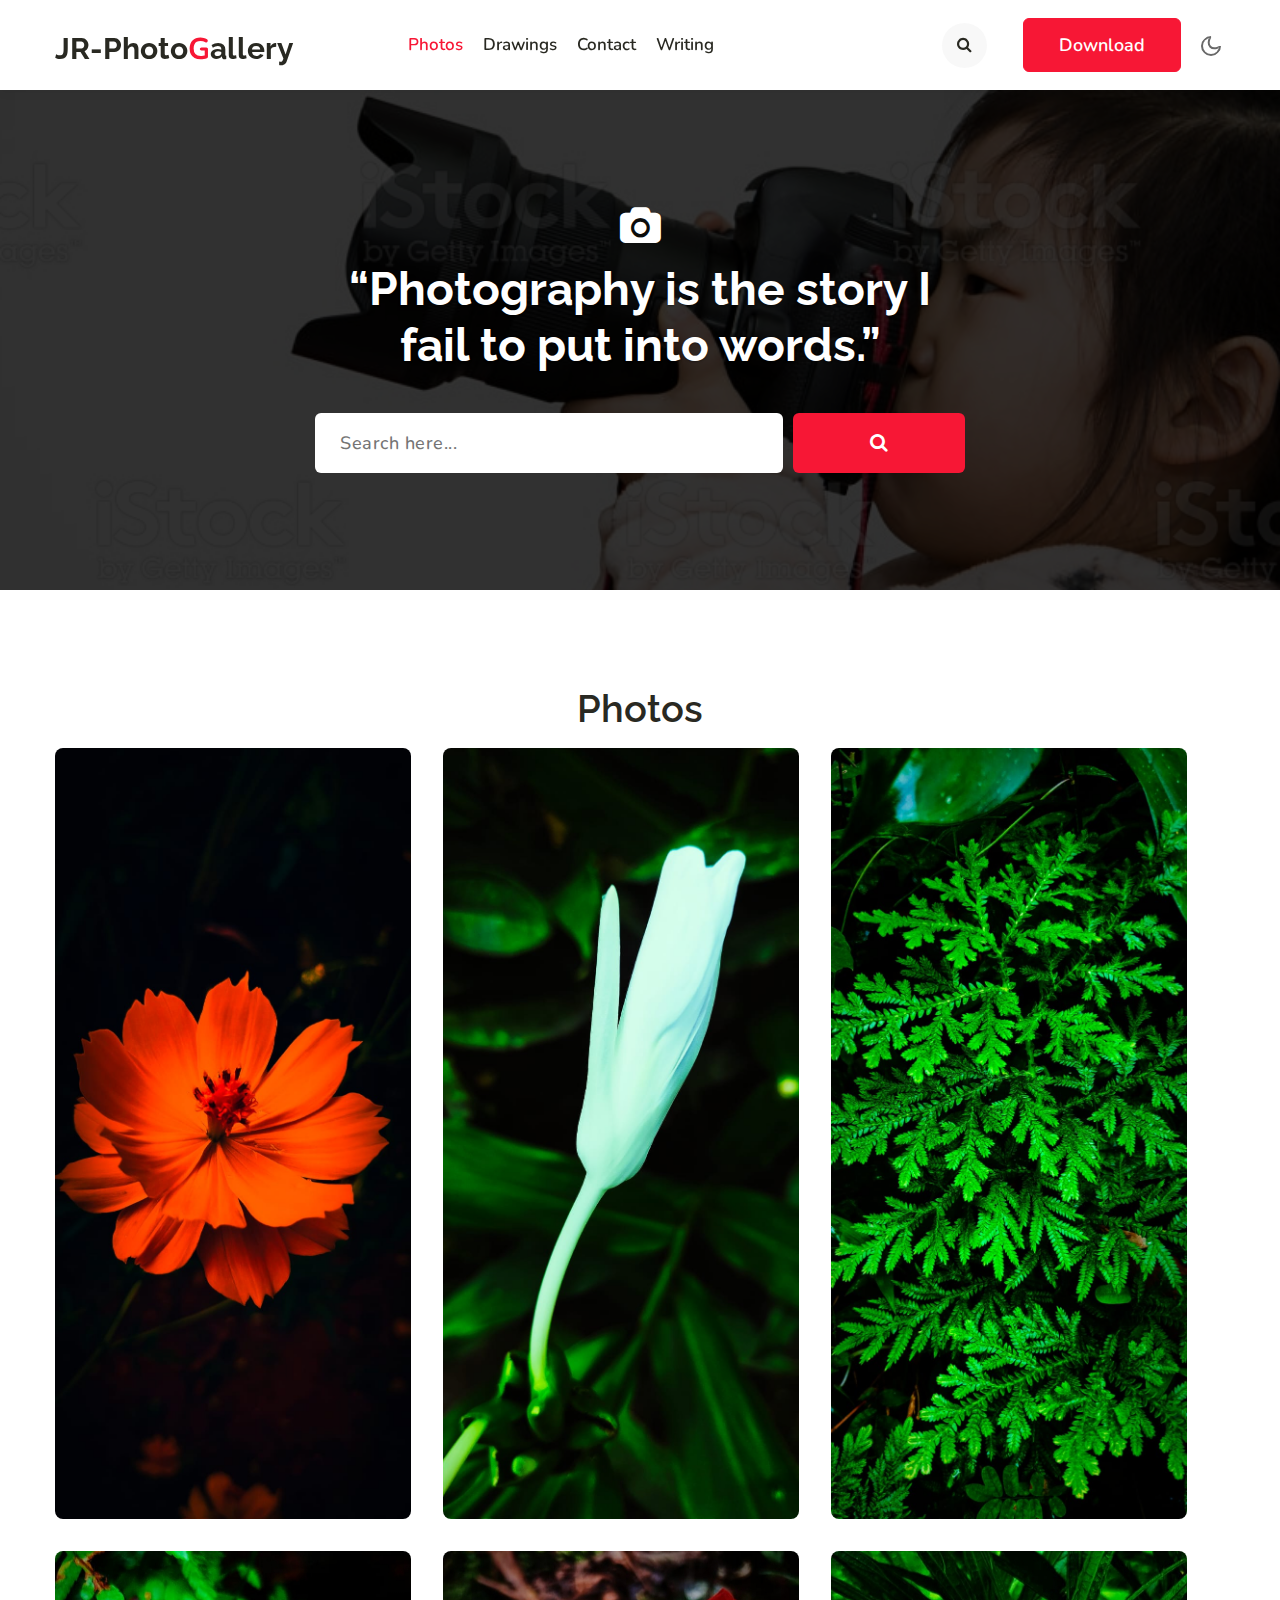
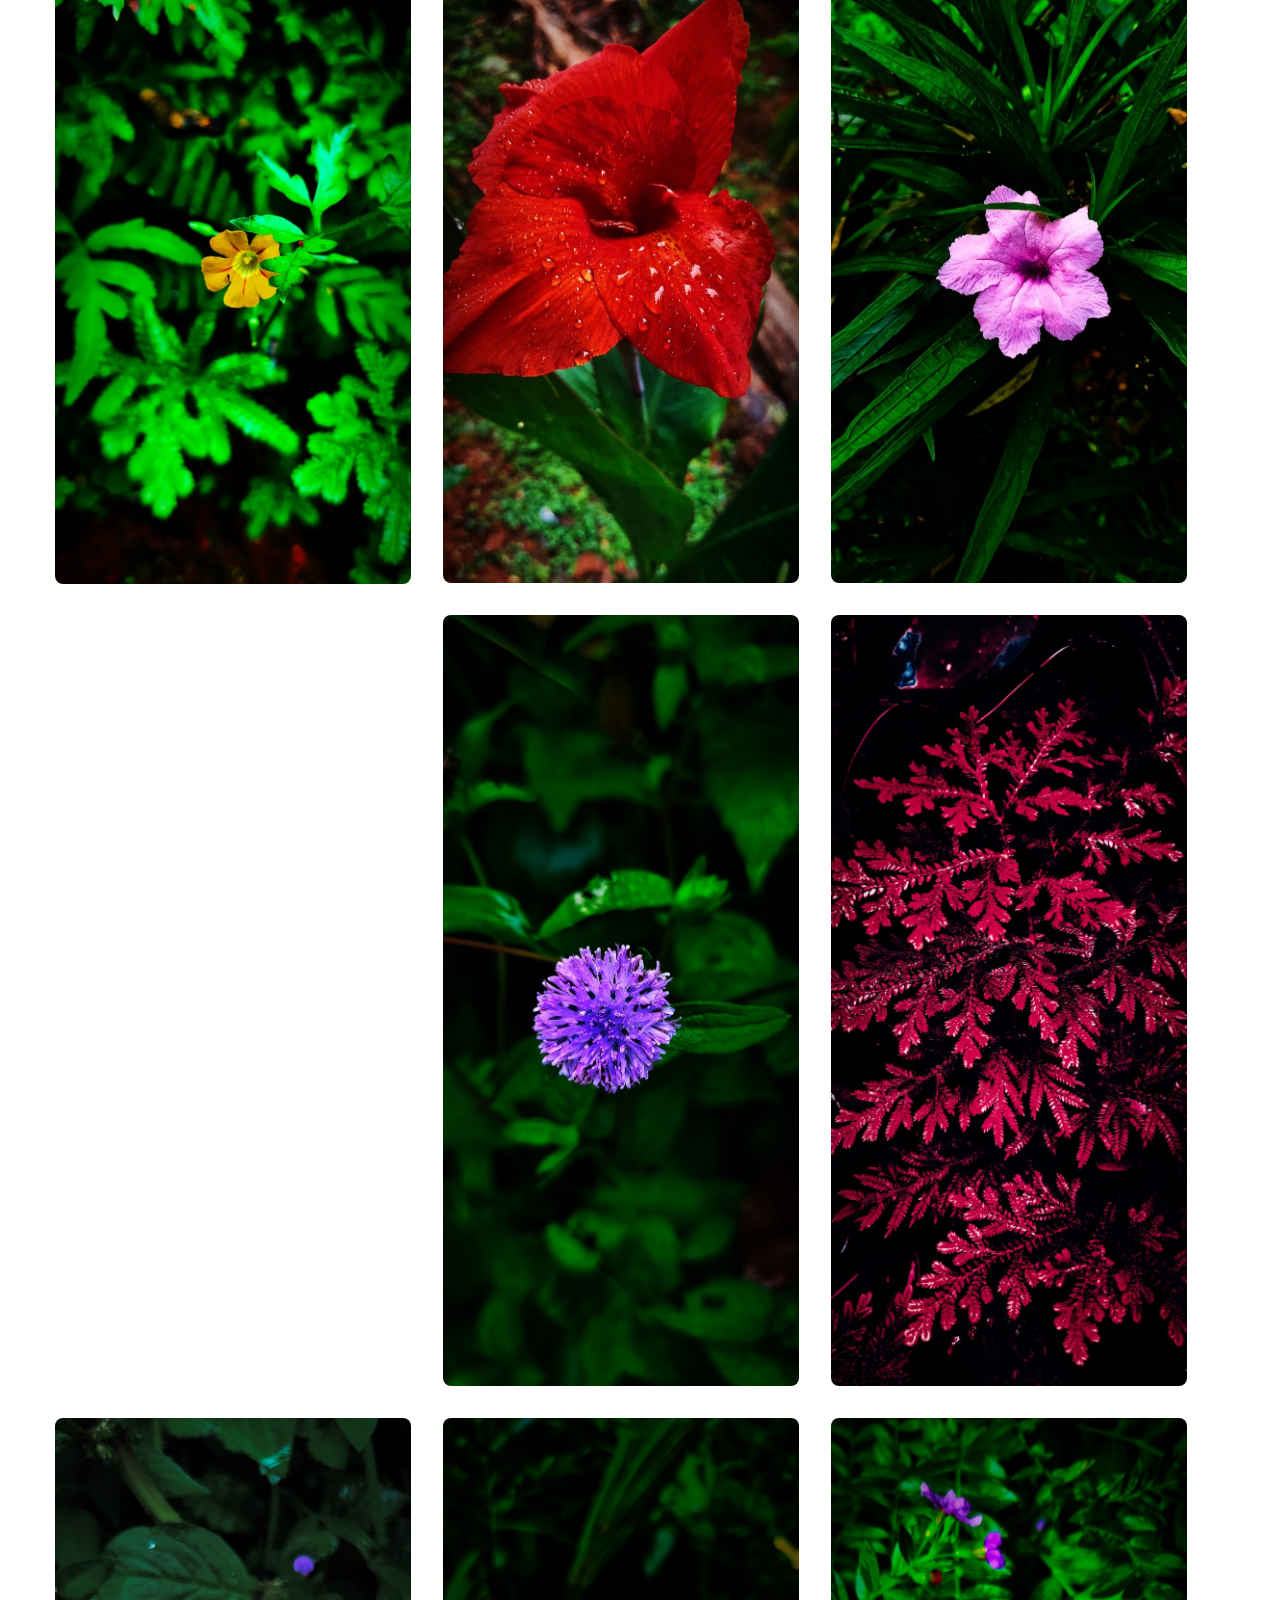
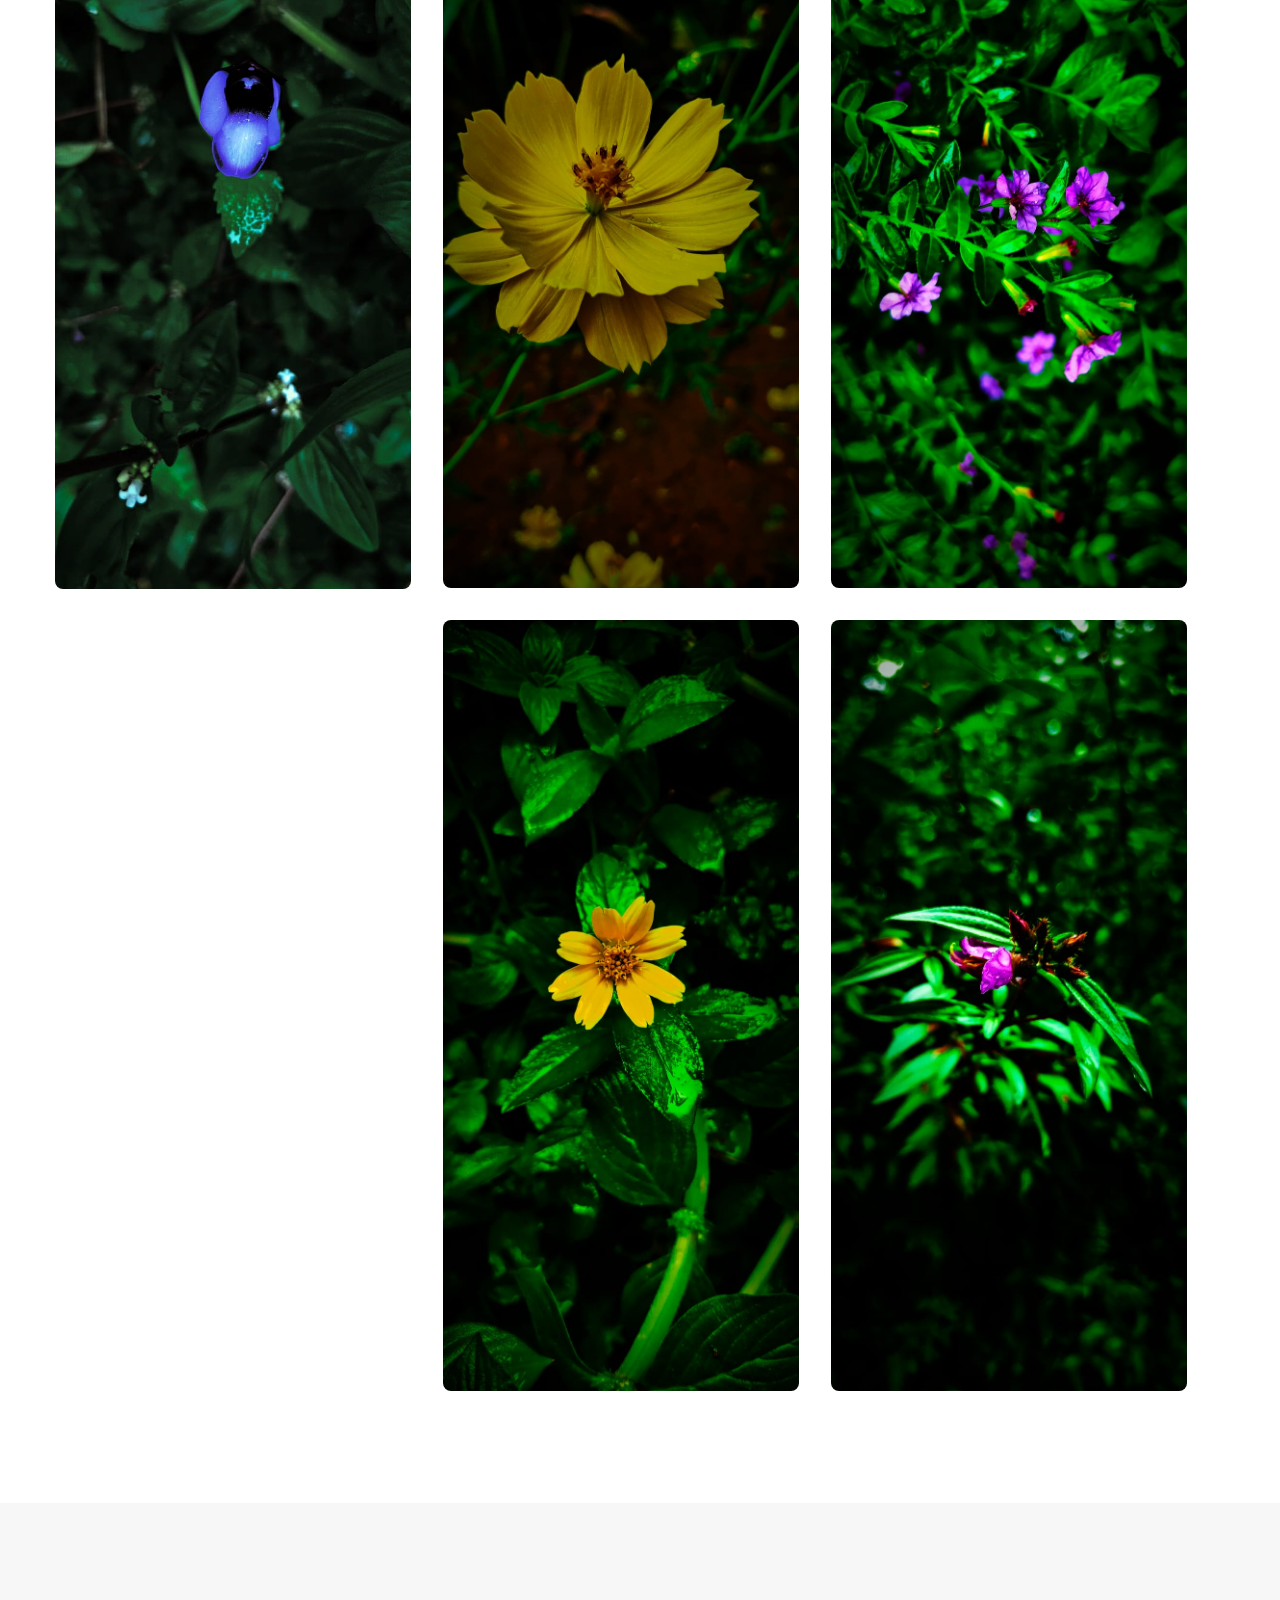
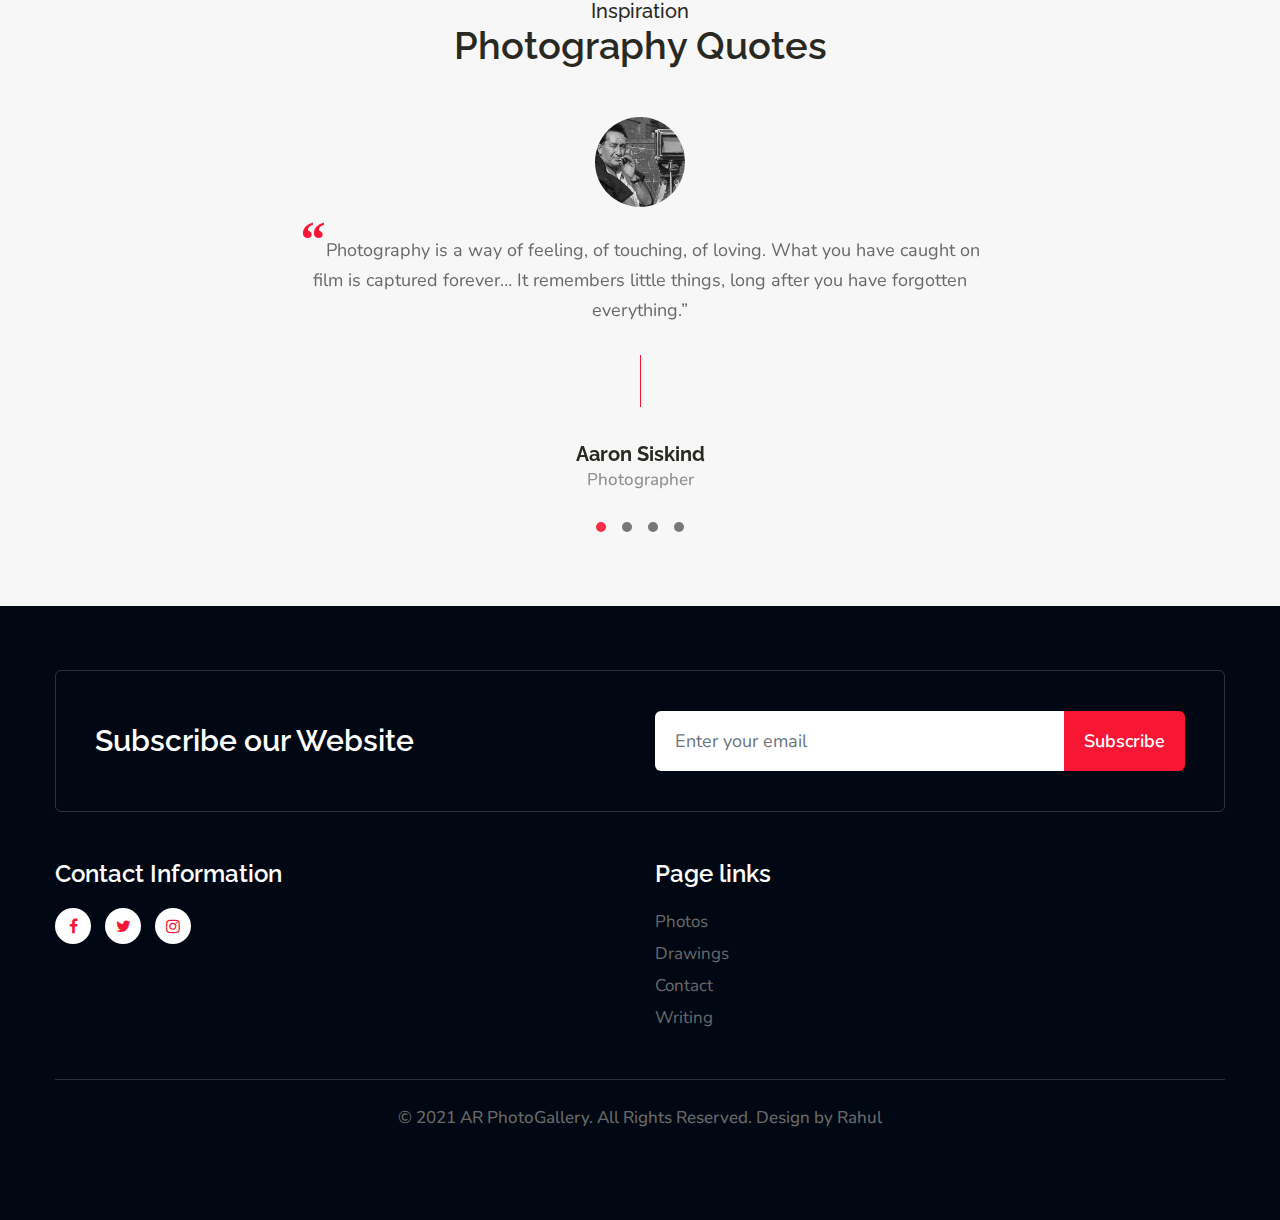
<file: index.html>
<!doctype html>
<html lang="zxx">
<head>
    <meta charset="utf-8">
    <meta name="viewport" content="width=device-width, initial-scale=1, shrink-to-fit=no">

    <title>JRPhotoGallery </title>
    <link href="//fonts.googleapis.com/css2?family=Raleway:wght@300;400;500;600;700&display=swap" rel="stylesheet">
    <link href="//fonts.googleapis.com/css?family=Nunito:400,700&display=swap" rel="stylesheet">
    <link rel="stylesheet" href="assets/css/style-starter.css">
</head>
<body>
    <header id="site-header" class="w3l-header-4 fixed-top">
        <div class="container">
            <nav class="navbar navbar-expand-lg stroke">
                <h1> <a class="navbar-brand" href="index.html">
                      JR-Photo<span class="sub-spl">G</span>allery
                    </a></h1>
                <button class="navbar-toggler  collapsed bg-gradient" type="button" data-toggle="collapse"
                    data-target="#navbarTogglerDemo02" aria-controls="navbarTogglerDemo02" aria-expanded="false"
                    aria-label="Toggle navigation">
                    <span class="navbar-toggler-icon fa icon-expand fa-bars"></span>
                    <span class="navbar-toggler-icon fa icon-close fa-times"></span>
                    </span>
                </button>

                <div class="collapse navbar-collapse" id="navbarTogglerDemo02">
                    <ul class="navbar-nav mx-lg-auto">
                        <li class="nav-item active">
                           <a class="nav-link" href="index.html">Photos<span class="sr-only">(current)</span></a>
                        </li>
                        <li class="nav-item">
                            <a class="nav-link" href="about.html">Drawings</a>
                        </li>
                        <li class="nav-item">

              <a class="nav-link" href="contact.html">Contact</a>

            </li>
           
            <li class="nav-item">
              <a class="nav-link" href="services.html">Writing</a>
            </li>
                    </ul>
                    <ul class="navbar-nav search-right mt-lg-0 mt-2">
                        <li class="nav-item mr-3" title="Search"><a href="#search" class="btn search-search">
                                <span class="fa fa-search" aria-hidden="true"></span></a></li>
                        <li class="nav-item"><a href="#download"
                                class="btn btn-primary d-none d-lg-block btn-style">Download</a>
                        </li>
                    </ul>


                    <div id="search" class="pop-overlay">
                        <div class="popup">
                            <form action="#" method="GET" class="d-sm-flex">
                                <input type="search" placeholder="Search.." name="search" required="required" autofocus>
                                <button type="submit">Search</button>
                                <a class="close" href="#url">&times;</a>
                            </form>
                        </div>
                    </div>
                    
                </div>

                <div class="mobile-position">
                    <nav class="navigation">
                        <div class="theme-switch-wrapper">
                            <label class="theme-switch" for="checkbox">
                                <input type="checkbox" id="checkbox">
                                <div class="mode-container">
                                    <i class="gg-sun"></i>
                                    <i class="gg-moon"></i>
                                </div>
                            </label>
                        </div>
                    </nav>
                </div>
              
            </nav>
        </div>
    </header>

    <section class="bannerhny w3pvt-banner" id="home">
        <div class="container">
            <div class="banner-info text-center mx-auto">
                <div class="w3pvt-logo align-self">
                    <span class="fa fa-camera" aria-hidden="true"></span>
                    <h3>“Photography is the story I fail to put into words.”</h3>
                    <form action="#" method="post" class="">
                        <input type="search" name="search" placeholder="Search here..." required="">
                        <button type="submit" class="btn"><span class="fa fa-search" aria-hidden="true"></span></button>
                    </form>

                </div>
            </div>
        </div>
    </section>
    <section class="w3-gallery py-5">
         <div class="container py-md-5">

      <h3 class="hny-title text-center">Photos</h3>
       
                    


    
            <ul class="portfolio-area clearfix p-0 m-0">
                <li class="portfolio-item2 content" data-id="id-1" data-type="cat-item-1">
                    <span class="image-block">

                        <a class="image-zoom" href="assets/images/IMG_12.jpg" data-gal="prettyPhoto[gallery]">
                            <div class="content-overlay"></div>
                            <img src="assets/images/IMG_12.jpg" class="img-fluid w3layouts agileits" alt="portfolio-img">
                            <div class="content-details fadeIn-bottom">
                                <h3 class="content-title">This is a title</h3>

                            </div>
                        </a>
                    </span>
                </li>
                <li class="portfolio-item2 content" data-id="id-2" data-type="cat-item-2">
                    <span class="image-block">

                        <a class="image-zoom" href="assets/images/IMG_19.jpg" data-gal="prettyPhoto[gallery]">
                            <div class="content-overlay"></div>
                            <img src="assets/images/IMG_19.jpg" class="img-fluid w3layouts agileits" alt="portfolio-img">
                            <div class="content-details fadeIn-bottom">
                                <h3 class="content-title">This is a title</h3>

                            </div>
                        </a>
                    </span>
                </li>
                <li class="portfolio-item2 content" data-id="id-3" data-type="cat-item-1">
                    <span class="image-block">

                        <a class="image-zoom" href="assets/images/IMG_2.jpg" data-gal="prettyPhoto[gallery]">
                            <div class="content-overlay"></div>
                            <img src="assets/images/IMG_2.jpg" class="img-fluid w3layouts agileits" alt="portfolio-img">
                            <div class="content-details fadeIn-bottom">
                                <h3 class="content-title">This is a title</h3>

                            </div>
                        </a>
                    </span>
                </li>
                <li class="portfolio-item2 content" data-id="id-4" data-type="cat-item-3">
                    <span class="image-block">

                        <a class="image-zoom" href="assets/images/IMG_3.jpg" data-gal="prettyPhoto[gallery]">
                            <div class="content-overlay"></div>
                            <img src="assets/images/IMG_3.jpg" class="img-fluid w3layouts agileits" alt="portfolio-img">
                            <div class="content-details fadeIn-bottom">
                                <h3 class="content-title">This is a title</h3>

                            </div>
                        </a>
                    </span>
                </li>
                <li class="portfolio-item2 content" data-id="id-5" data-type="cat-item-4">
                    <span class="image-block">

                        <a class="image-zoom" href="assets/images/IMG_4.jpg" data-gal="prettyPhoto[gallery]">
                            <div class="content-overlay"></div>
                            <img src="assets/images/IMG_4.jpg" class="img-fluid w3layouts agileits" alt="portfolio-img">
                            <div class="content-details fadeIn-bottom">
                                <h3 class="content-title">This is a title</h3>

                            </div>
                        </a>
                    </span>
                </li>
                <li class="portfolio-item2 content" data-id="id-7" data-type="cat-item-3">
                    <span class="image-block">

                        <a class="image-zoom" href="assets/images/IMG_6.jpg" data-gal="prettyPhoto[gallery]">
                            <div class="content-overlay"></div>
                            <img src="assets/images/IMG_6.jpg" class="img-fluid w3layouts agileits" alt="portfolio-img">
                            <div class="content-details fadeIn-bottom">
                                <h3 class="content-title">This is a title</h3>

                            </div>
                        </a>
                    </span>
                </li>
                <li class="portfolio-item2 content" data-id="id-4" data-type="cat-item-3">
                    <span class="image-block">
                        <a class="image-zoom" href="assets/images/IMG_15.jpg" data-gal="prettyPhoto[gallery]">
                            <div class="content-overlay"></div>
                            <img src="assets/images/IMG_15.jpg" class="img-fluid w3layouts agileits" alt="portfolio-img">
                            <div class="content-details fadeIn-bottom">
                                <h3 class="content-title">This is a title</h3>
                            </div>
                        </a>
                    </span>
                </li>
                <li class="portfolio-item2 content" data-id="id-5" data-type="cat-item-4">
                    <span class="image-block">

                        <a class="image-zoom" href="assets/images/IMG_13.jpg" data-gal="prettyPhoto[gallery]">
                            <div class="content-overlay"></div>
                            <img src="assets/images/IMG_13.jpg" class="img-fluid w3layouts agileits" alt="portfolio-img">
                            <div class="content-details fadeIn-bottom">
                                <h3 class="content-title">This is a title</h3>

                            </div>
                        </a>
                    </span>
                </li>
                <li class="portfolio-item2 content" data-id="id-7" data-type="cat-item-3">
                    <span class="image-block">
                        <a class="image-zoom" href="assets/images/IMG_11.jpg" data-gal="prettyPhoto[gallery]">
                            <div class="content-overlay"></div>
                            <img src="assets/images/IMG_11.jpg" class="img-fluid w3layouts agileits" alt="portfolio-img">
                            <div class="content-details fadeIn-bottom">
                                <h3 class="content-title">This is a title</h3>
                            </div>
                        </a>
                    </span>
                </li>
                <li class="portfolio-item2 content" data-id="id-7" data-type="cat-item-3">
                    <span class="image-block">
                        <a class="image-zoom" href="assets/images/IMG_17.jpg" data-gal="prettyPhoto[gallery]">
                            <div class="content-overlay"></div>
                            <img src="assets/images/IMG_17.jpg" class="img-fluid w3layouts agileits" alt="portfolio-img">
                            <div class="content-details fadeIn-bottom">
                                <h3 class="content-title">This is a title</h3>
                            </div>
                        </a>
                    </span>
                </li>
                <li class="portfolio-item2 content" data-id="id-7" data-type="cat-item-3">
                    <span class="image-block">
                        <a class="image-zoom" href="assets/images/IMG_20.jpg" data-gal="prettyPhoto[gallery]">
                            <div class="content-overlay"></div>
                            <img src="assets/images/IMG_20.jpg" class="img-fluid w3layouts agileits" alt="portfolio-img">
                            <div class="content-details fadeIn-bottom">
                                <h3 class="content-title">This is a title</h3>
                            </div>
                        </a>
                    </span>
                </li>
                <li class="portfolio-item2 content" data-id="id-7" data-type="cat-item-3">
                    <span class="image-block">
                        <a class="image-zoom" href="assets/images/IMG_21.jpg" data-gal="prettyPhoto[gallery]">
                            <div class="content-overlay"></div>
                            <img src="assets/images/IMG_21.jpg" class="img-fluid w3layouts agileits" alt="portfolio-img">
                            <div class="content-details fadeIn-bottom">
                                <h3 class="content-title">This is a title</h3>
                            </div>
                        </a>
                    </span>
                </li>
                <li class="portfolio-item2 content" data-id="id-7" data-type="cat-item-3">
                    <span class="image-block">
                        <a class="image-zoom" href="assets/images/IMG_22.jpg" data-gal="prettyPhoto[gallery]">
                            <div class="content-overlay"></div>
                            <img src="assets/images/IMG_22.jpg" class="img-fluid w3layouts agileits" alt="portfolio-img">
                            <div class="content-details fadeIn-bottom">
                                <h3 class="content-title">This is a title</h3>
                            </div>
                        </a>
                    </span>
                </li>
            </ul>
           </div>
        </div>
        
        
    </section>

    
    <section class="w3l-clients-1" id="testimonials">
       
        <div class="cusrtomer-layout py-5">
            <div class="container py-lg-5 py-md-4">
                <div class="heading align-self text-center">
                    <h5 class="title-subhny">Inspiration</h5>
                    <h3 class="hny-title">Photography Quotes</h3>
                </div>
                
                <div class="testimonial-row mt-5">
                    <div id="owl-demo1" class="owl-two owl-carousel owl-theme mb-md-3 mb-sm-5 mb-4">
                        <div class="item">
                            <div class="testimonial-content">
                                <div class="testimonial">
                                    <div class="test-img">
                                        <img src="assets/images/team1.jpg" class="img-fluid" alt="client-img">
                                    </div>
                                    <blockquote>
                                        <q>Photography is a way of feeling, of touching, of loving. What you have caught on film is captured forever… It remembers little things, long after you have forgotten everything.</q>
                                    </blockquote>
                                    <div class="separatorhny"></div>
                                    <div class="testi-des">
                                        <div class="peopl align-self">
                                            <h3>Aaron Siskind</h3>
                                            <p class="indentity">Photographer </p>
                                        </div>
                                    </div>
                                </div>
                            </div>
                        </div>
                        <div class="item">
                            <div class="testimonial-content">
                                <div class="testimonial">
                                    <div class="test-img"><img src="assets/images/team2.jpg" class="img-fluid"
                                            alt="client-img">
                                    </div>
                                    <blockquote>
                                        <q>To me, photography is an art of observation. It’s about finding something interesting in an ordinary place… I’ve found it has little to do with the things you see and everything to do with the way you see them.</q>
                                    </blockquote>
                                    <div class="separatorhny"></div>
                                    <div class="testi-des">
                                        <div class="peopl align-self">
                                            <h3>Elliott Erwitt</h3>
                                            <p class="indentity">Photographer </p>
                                        </div>
                                    </div>
                                </div>
                            </div>
                        </div>
                        <div class="item">
                            <div class="testimonial-content">
                                <div class="testimonial">
                                    <div class="test-img"><img src="assets/images/team3.jpg" class="img-fluid"
                                            alt="client-img">
                                    </div>
                                    <blockquote>
                                        <q>The camera is an excuse to be someplace you otherwise don’t belong. It gives me both a point of connection and a point of separation.</q>
                                    </blockquote>
                                    <div class="separatorhny"></div>
                                    <div class="testi-des">
                                        <div class="peopl align-self">
                                            <h3>Susan Meiselas </h3>
                                            <p class="indentity">Photographer </p>
                                        </div>
                                    </div>
                                </div>
                            </div>
                        </div>
                        <div class="item">
                            <div class="testimonial-content">
                                <div class="testimonial">
                                    <div class="test-img"><img src="assets/images/team4.jpg" class="img-fluid"
                                            alt="client-img">
                                    </div>
                                    <blockquote>
                                        <q>Photography for me is not looking, it’s feeling. If you can’t feel what you’re looking at, then you’re never going to get others to feel anything when they look at your pictures.</q>
                                    </blockquote>
                                    <div class="separatorhny"></div>
                                    <div class="testi-des">
                                        <div class="peopl align-self">
                                            <h3>Don McCullin</h3>
                                          <p class="indentity">Photographer</p>                                        </div>
                                    </div>
                                </div>
                            </div>
                        </div>
                    </div>
                </div>
            </div>
        </div>
    </section>
    <footer class="footer-28 py-5">
        <div class="container py-lg-3">
            <div class="w3l-forms-9 px-4" id="newsletter">
                <div class="main-w3 py-4">
                    <div class="container-fluid py-lg-3 py-2">
                        <div class="row align-items-center">
                            <div class="main-midd col-lg-6">
                                <h4 class="title-head">Subscribe our Website</h4>
                            </div>
                            <div class="main-midd-2 col-lg-6 mt-lg-0 mt-4">
                                <form action="#url" method="GET" class="rightside-form">
                                    <input type="email" class="form-control" name="email"
                                        placeholder="Enter your email">
                                    <button class="btn" type="submit">Subscribe</button>
                                </form>
                            </div>
                        </div>
                    </div>
                </div>
            </div>
            <div class="row footer-top-28">
                <div class="col-lg-6 footer-list-28 pr-lg-5 mt-5">
                    <h6 class="footer-title-28">Contact Information</h6>
                  
                    <div class="main-social-footer-28 mt-3">
                        <ul class="social-icons">
                            <li class="facebook">
                                <a href="https://m.facebook.com/100013331976997/" title="Facebook">
                                    <span class="fa fa-facebook" aria-hidden="true"></span>
                                </a>
                            </li>
                            <li class="twitter">
                                <a href="https://mobile.twitter.com/RahulPR26907483" title="Twitter">
                                    <span class="fa fa-twitter" aria-hidden="true"></span>
                                </a>
                            </li>
                            <li class="dribbble">
                                <a href="https://www.instagram.com/devil__14_3/" title="Dribbble">
                                    <span class="fa fa-instagram" aria-hidden="true"></span>
                                </a>
                            </li>
                        </ul>
                    </div>
                </div>
                <div class="col-lg-6">
                    <div class="row">
                        <div class="col-md-4 col-6 footer-list-28 mt-5">
                            <h6 class="footer-title-28">Page links</h6>
                            <ul>
                                <li><a href="#">Photos</a></li>
                                <li><a href="about.html">Drawings</a></li>
                                <li><a href="contact.html">Contact</a></li>
                                  <li><a href="services.html">Writing</a></li>
                            </ul>
                        </div>
                    </div>
                </div>
            </div>
            <div class="midd-footer-28 align-center py-4 mt-5">
                <p class="copy-footer-28 text-center"> &copy; 2021 AR PhotoGallery. All Rights Reserved. Design by Rahul </p>
            </div>
        </div>
        <button onclick="topFunction()" id="movetop" title="Go to top">
            &#10548;
        </button>
        <script>

            window.onscroll = function () {
                scrollFunction()
            };

            function scrollFunction() {
                if (document.body.scrollTop > 20 || document.documentElement.scrollTop > 20) {
                    document.getElementById("movetop").style.display = "block";
                } else {
                    document.getElementById("movetop").style.display = "none";
                }
            }

            function topFunction() {
                document.body.scrollTop = 0;
                document.documentElement.scrollTop = 0;
            }
        </script>
    </footer>
    <script src="assets/js/theme-change.js"></script>
    <script src="assets/js/jquery-3.3.1.min.js"></script>
    <script src="assets/js/owl.carousel.js"></script>
    <script>
        $(document).ready(function () {
            $("#owl-demo1").owlCarousel({
                loop: true,
                margin: 20,
                nav: false,
                responsiveClass: true,
                responsive: {
                    0: {
                        items: 1,
                        nav: false
                    },
                    1000: {
                        items: 1,
                        nav: false,
                        loop: false
                    }
                }
            })
        })
    </script>
    <script>
        $(function () {
            $('.navbar-toggler').click(function () {
                $('body').toggleClass('noscroll');
            })
        });
    </script>

    <script>
        $(window).on("scroll", function () {
            var scroll = $(window).scrollTop();

            if (scroll >= 80) {
                $("#site-header").addClass("nav-fixed");
            } else {
                $("#site-header").removeClass("nav-fixed");
            }
        });

        $(".navbar-toggler").on("click", function () {
            $("header").toggleClass("active");
        });
        $(document).on("ready", function () {
            if ($(window).width() > 991) {
                $("header").removeClass("active");
            }
            $(window).on("resize", function () {
                if ($(window).width() > 991) {
                    $("header").removeClass("active");
                }
            });
        });
    </script>

    <script src="assets/js/jquery-1.7.2.js"></script>
    <script src="assets/js/jquery.quicksand.js"></script>
    <script src="assets/js/script.js"></script>
    <script src="assets/js/jquery.prettyPhoto.js"></script>

    <script src="assets/js/bootstrap.min.js"></script>

</body>

</html>
</file>
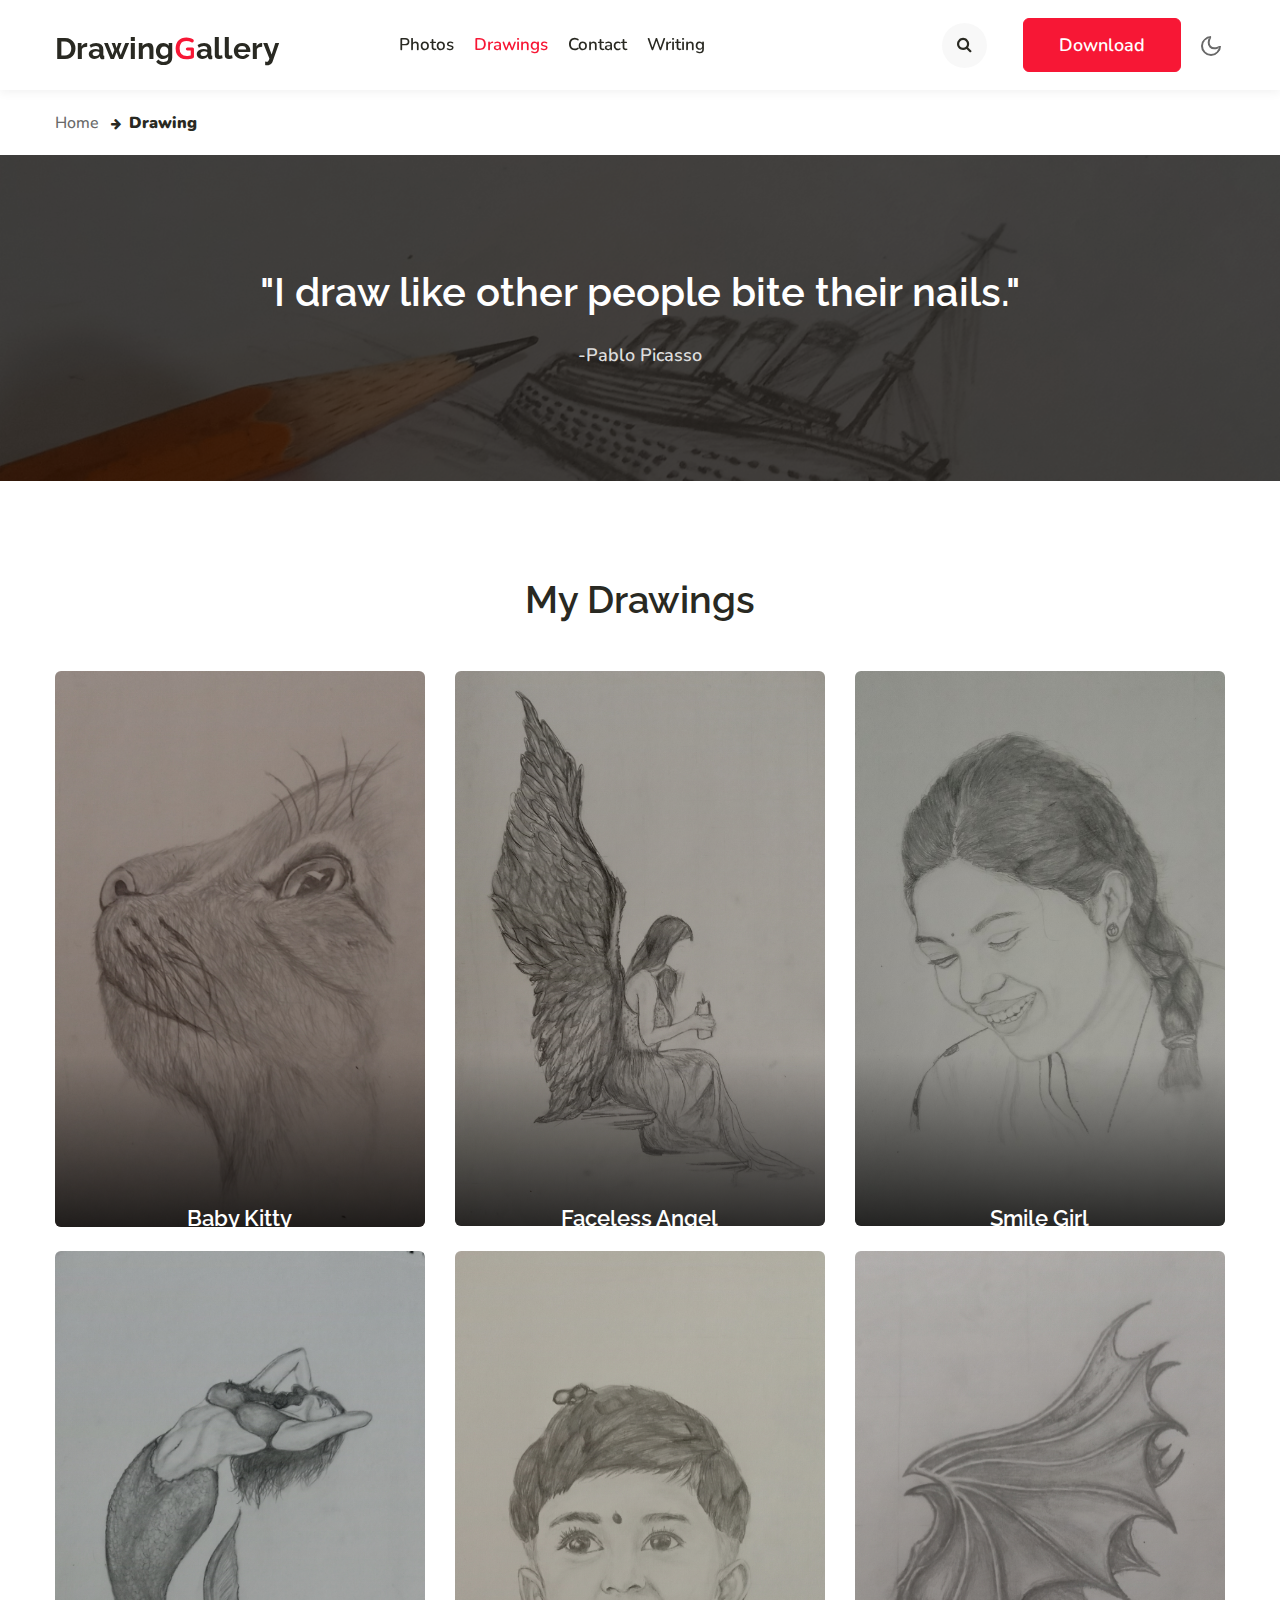
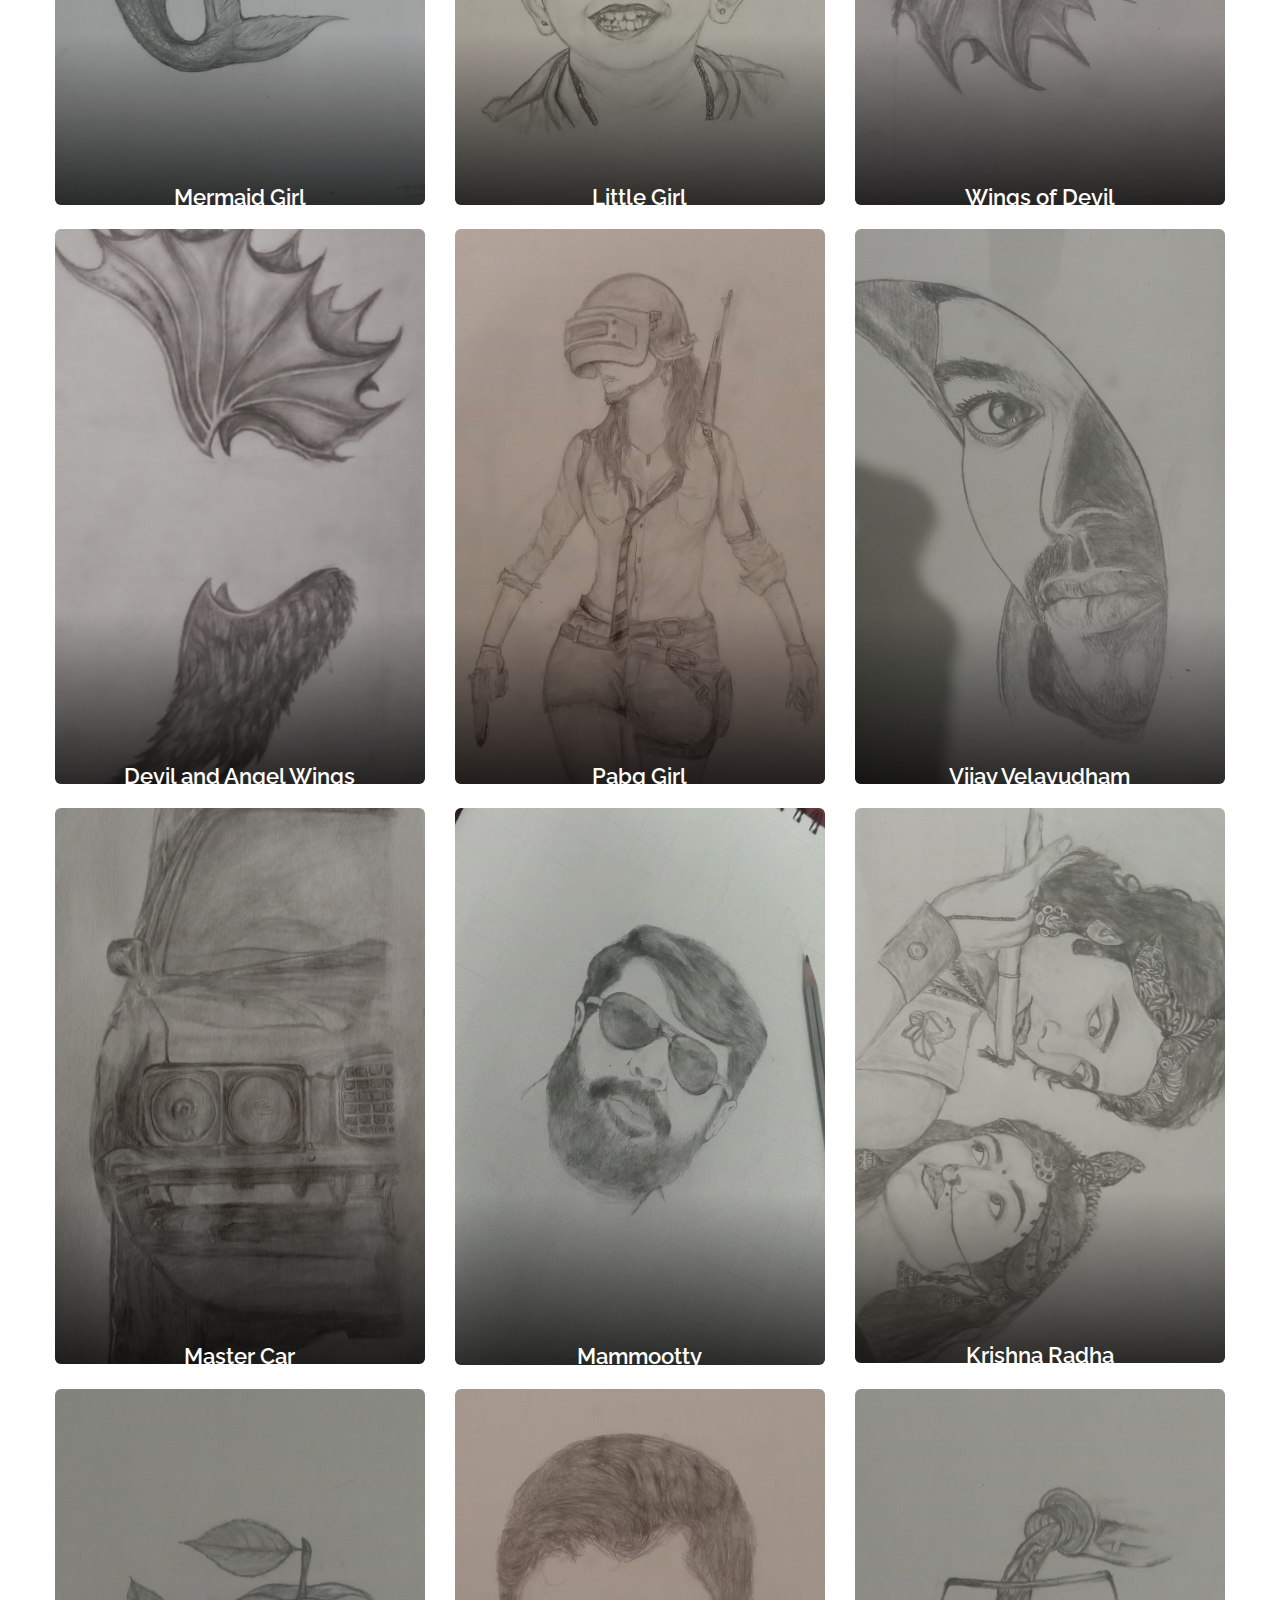
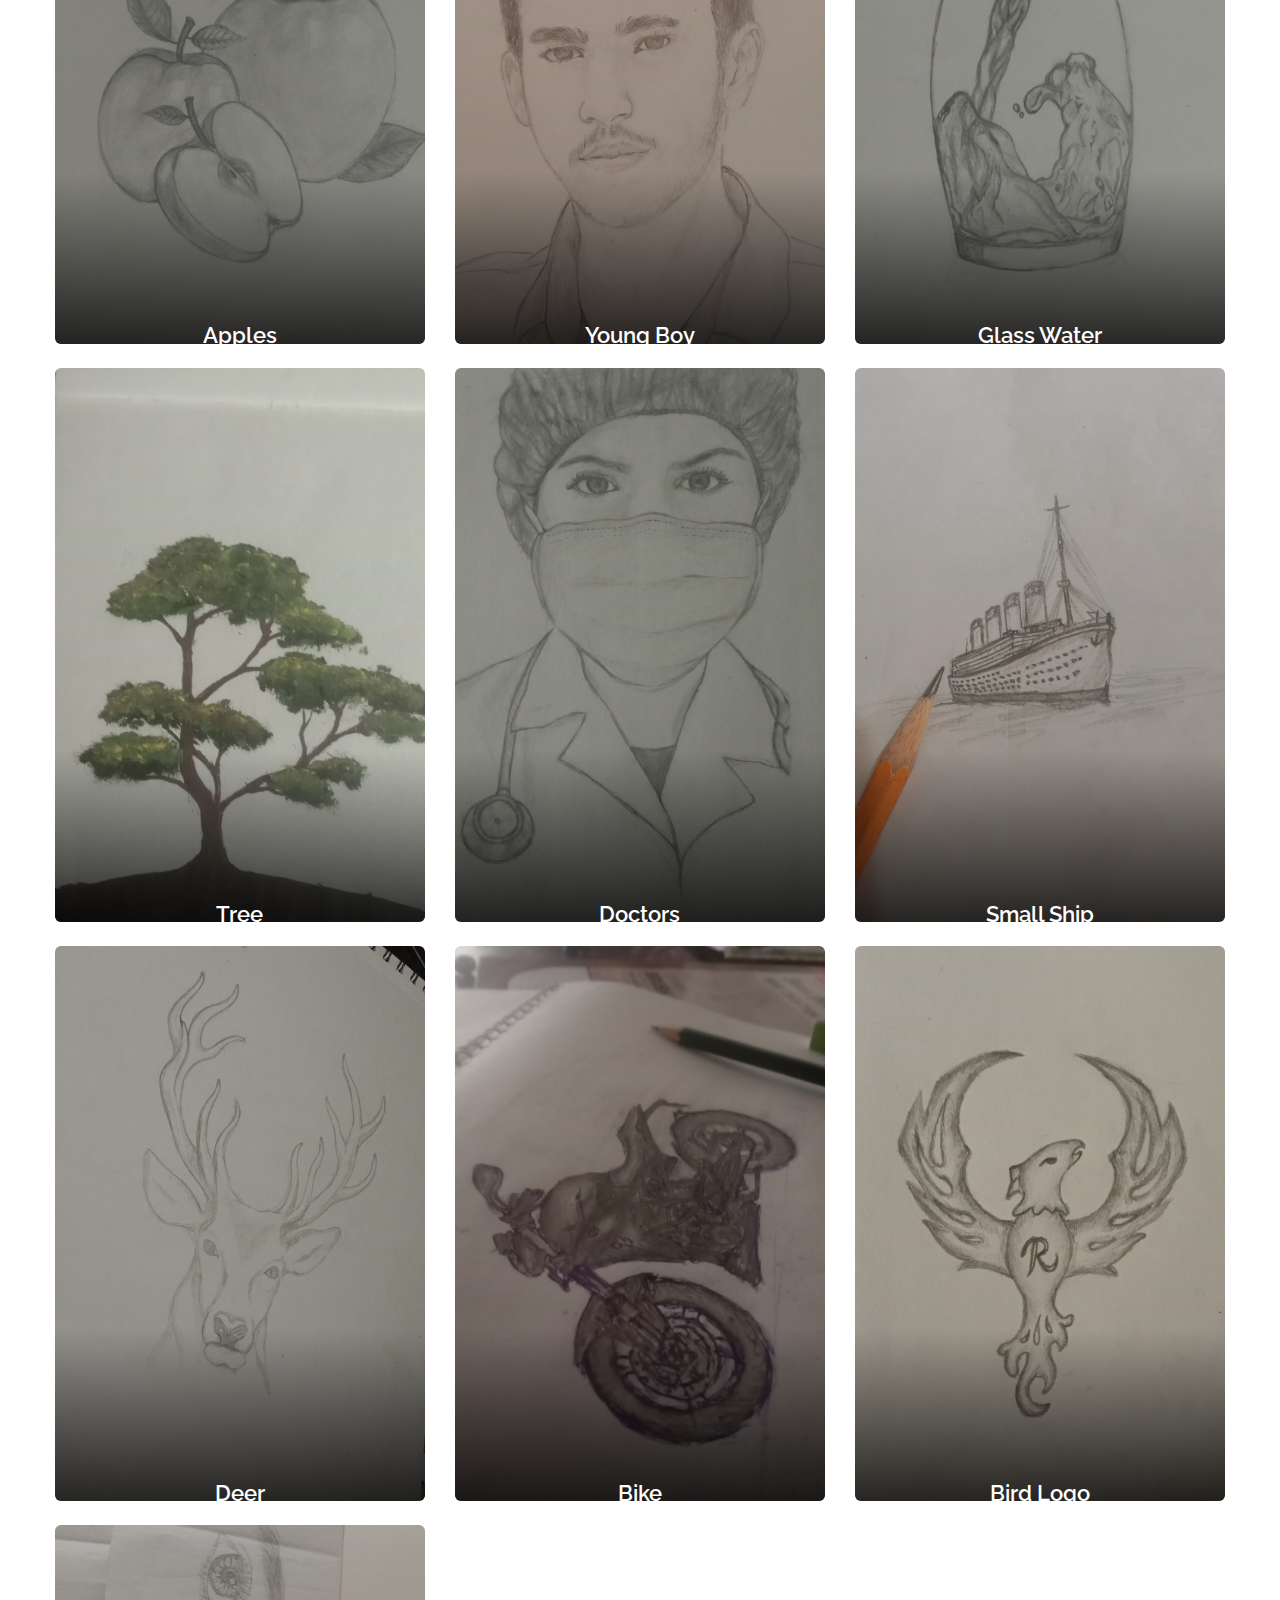
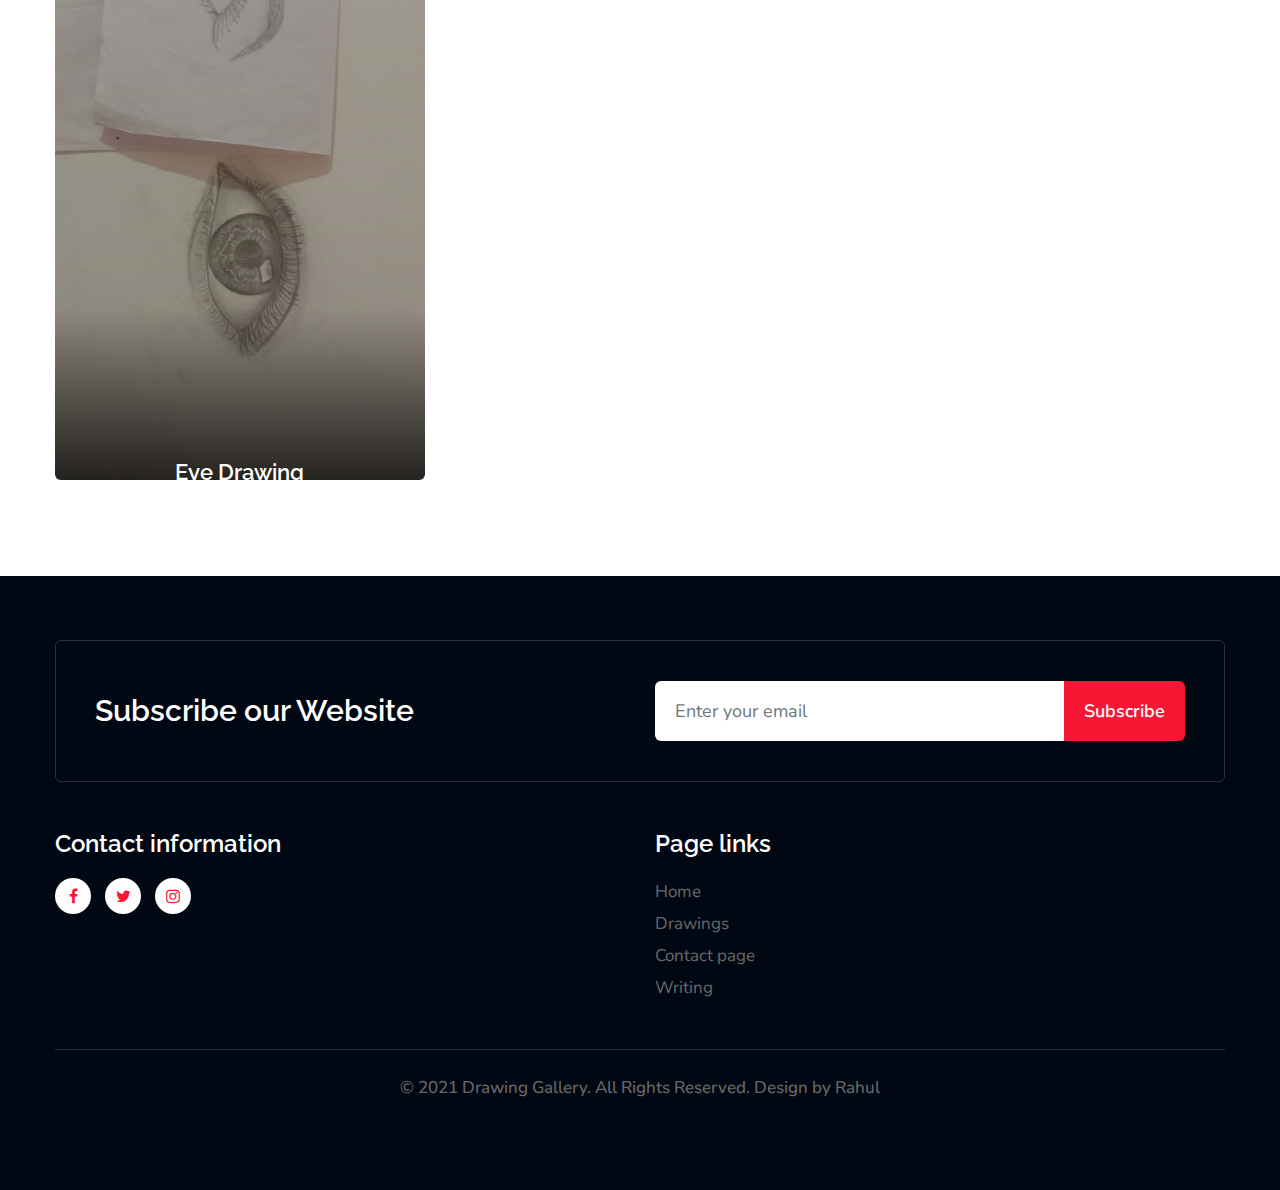
<file: about.html>
<!doctype html>
<html lang="zxx">
<head>
  <meta charset="utf-8">
  <meta name="viewport" content="width=device-width, initial-scale=1, shrink-to-fit=no">
  <title>ARPhotoGallery/DrawingGallery</title>
  <link href="//fonts.googleapis.com/css2?family=Raleway:wght@300;400;500;600;700&display=swap" rel="stylesheet">
  <link href="//fonts.googleapis.com/css?family=Nunito:400,700&display=swap" rel="stylesheet">
  <link rel="stylesheet" href="assets/css/style-starter.css">
</head>
  
<body>
  <header id="site-header" class="w3l-header-4 fixed-top">
    <div class="container">
      <nav class="navbar navbar-expand-lg stroke">
        <h1> <a class="navbar-brand" href="index.html">
            Drawing<span class="sub-spl">G</span>allery
          </a></h1>
        <button class="navbar-toggler  collapsed bg-gradient" type="button" data-toggle="collapse"
          data-target="#navbarTogglerDemo02" aria-controls="navbarTogglerDemo02" aria-expanded="false"
          aria-label="Toggle navigation">
          <span class="navbar-toggler-icon fa icon-expand fa-bars"></span>
          <span class="navbar-toggler-icon fa icon-close fa-times"></span>
          </span>
        </button>

        <div class="collapse navbar-collapse"  id="navbarTogglerDemo02">
          <ul class="navbar-nav mx-lg-auto">
            <li class="nav-item">
              <a class="nav-link" href="index.html">Photos<span class="sr-only">(current)</span></a>
            </li>
            <li class="nav-item active">
              <a class="nav-link" href="about.html">Drawings</a>
            </li>
            <li class="nav-item">
              <a class="nav-link" href="contact.html">Contact</a>
            </li>
           
            <li class="nav-item">
              <a class="nav-link" href="services.html">Writing</a>
            </li>
          </ul>
          <ul class="navbar-nav search-right mt-lg-0 mt-2">
            <li class="nav-item mr-3" title="Search"><a href="#search" class="btn search-search">
                <span class="fa fa-search" aria-hidden="true"></span></a></li>
            <li class="nav-item"><a href="#download" class="btn btn-primary d-none d-lg-block btn-style">Download</a>
            </li>
          </ul>

          <div id="search" class="pop-overlay">
            <div class="popup">
              <form action="#" method="GET" class="d-sm-flex">
                <input type="search" placeholder="Search.." name="search" required="required" autofocus>
                <button type="submit">Search</button>
                <a class="close" href="#url">&times;</a>
              </form>
            </div>
          </div>
        </div>

        <div class="mobile-position">
          <nav class="navigation">
            <div class="theme-switch-wrapper">
              <label class="theme-switch" for="checkbox">
                <input type="checkbox" id="checkbox">
                <div class="mode-container">
                  <i class="gg-sun"></i>
                  <i class="gg-moon"></i>
                </div>
              </label>
            </div>
          </nav>
        </div>
      </nav>
    </div>
  </header>

  <section class="w3l-breadcrumb">
    <div class="container">
      <ul class="breadcrumbs-custom-path">
        <li><a href="index.html">Home</a></li>
        <li class="active"><span class="fa fa-arrow-right mx-2" aria-hidden="true"></span>Drawing</li>
      </ul>
    </div>
  </section>
  <div class="middle py-5">
    <div class="container py-xl-5 py-lg-3">
      <div class="welcome-left text-center py-md-3">
        <h3 class="mb-4">"I draw like other people bite their nails."</h3>
        <p class="text-italic">-Pablo Picasso</p>
      </div>
    </div>
  </div>
  <section class="team-main text-center py-5">
    <div class="container py-md-5" id="mydrow">
      <h3 class="hny-title">My Drawings</h3>
      <div class="row mt-5">
        <div class="col-md-4 col-sm-6 team-gd">
          <div class="box16">
            <img src="assets/images/drow1.jpg" alt=" " class="img-fluid radius-image">
            <div class="box-content">
              <h3 class="title-wthree">Baby Kitty</h3>

              <ul class="social social_media_w3layouts text-center">


             
              </ul>
            </div>
          </div>
        </div>
        <div class="col-md-4 col-sm-6 team-gd">
          <div class="box16">
            <img src="assets/images/drow2.jpg" alt=" " class="img-fluid radius-image">
            <div class="box-content">
              <h3 class="title-wthree">Faceless Angel</h3>

              <ul class="social social_media_w3layouts text-center ">


               
              </ul>
            </div>
          </div>
        </div>
        <div class="col-md-4 col-sm-6 team-gd">
          <div class="box16">
            <img src="assets/images/drow3.jpg" alt=" " class="img-fluid radius-image">
            <div class="box-content">
              <h3 class="title-wthree"> Smile Girl</h3>

              <ul class="social social_media_w3layouts text-center">

              
              </ul>
            </div>
          </div>
        </div>
        <div class="col-md-4 col-sm-6 mt-lg-4 team-gd">
          <div class="box16">
            <img src="assets/images/drow5.jpg" alt=" " class="img-fluid radius-image">
            <div class="box-content">
              <h3 class="title-wthree">Mermaid Girl</h3>

              <ul class="social social_media_w3layouts text-center">


                          </ul>
            </div>
          </div>
        </div>
        <div class="col-md-4 col-sm-6 mt-lg-4 team-gd">
          <div class="box16">
            <img src="assets/images/drow6.jpg" alt=" " class="img-fluid radius-image">
            <div class="box-content">
              <h3 class="title-wthree">Little Girl</h3>

              <ul class="social social_media_w3layouts text-center">
                       </ul>
            </div>
          </div>
        </div>
        <div class="col-md-4 col-sm-6 mt-lg-4 team-gd">
          <div class="box16">
            <img src="assets/images/drow9.jpg" alt=" " class="img-fluid radius-image">
            <div class="box-content">
              <h3 class="title-wthree">Wings of Devil</h3>

              <ul class="social social_media_w3layouts text-center">
             
              </ul>
            </div>
          </div>
        </div>
         <div class="col-md-4 col-sm-6 mt-lg-4 team-gd">
          <div class="box16">
            <img src="assets/images/drow12.jpg" alt=" " class="img-fluid radius-image">
            <div class="box-content">
              <h3 class="title-wthree">Devil and Angel Wings</h3>

              <ul class="social social_media_w3layouts text-center">
                       </ul>
            </div>
          </div>
        </div>
          <div class="col-md-4 col-sm-6 mt-lg-4 team-gd">

          <div class="box16">

            <img src="assets/images/drow14.jpg" alt=" " class="img-fluid radius-image">
            <div class="box-content">
              <h3 class="title-wthree">Pabg Girl</h3>

              <ul class="social social_media_w3layouts text-center">
                       </ul>
            </div>
          </div>
        </div>
          <div class="col-md-4 col-sm-6 mt-lg-4 team-gd">
          <div class="box16">
            <img src="assets/images/drow15.jpg" alt=" " class="img-fluid radius-image">
            <div class="box-content">
              <h3 class="title-wthree">Vijay Velayudham</h3>

              <ul class="social social_media_w3layouts text-center">
                       </ul>
            </div>
          </div>
        </div>
          <div class="col-md-4 col-sm-6 mt-lg-4 team-gd">
          <div class="box16">
            <img src="assets/images/drow18.jpg" alt=" " class="img-fluid radius-image">
            <div class="box-content">
              <h3 class="title-wthree">Master Car</h3>

              <ul class="social social_media_w3layouts text-center">
                       </ul>
            </div>
          </div>
        </div>
          <div class="col-md-4 col-sm-6 mt-lg-4 team-gd">
          <div class="box16">
            <img src="assets/images/drow19.jpg" alt=" " class="img-fluid radius-image">
            <div class="box-content">
              <h3 class="title-wthree">Mammootty</h3>

              <ul class="social social_media_w3layouts text-center">
                       </ul>
            </div>
          </div>
        </div>
          <div class="col-md-4 col-sm-6 mt-lg-4 team-gd">
          <div class="box16">
            <img src="assets/images/drow20.jpg" alt=" " class="img-fluid radius-image">
            <div class="box-content">
              <h3 class="title-wthree">Krishna Radha</h3>

              <ul class="social social_media_w3layouts text-center">
                       </ul>
            </div>
          </div>
        </div>
          <div class="col-md-4 col-sm-6 mt-lg-4 team-gd">
          <div class="box16">
            <img src="assets/images/drow21.jpg" alt=" " class="img-fluid radius-image">
            <div class="box-content">
              <h3 class="title-wthree">Apples</h3>

              <ul class="social social_media_w3layouts text-center">
                       </ul>
            </div>
          </div>
        </div>
          <div class="col-md-4 col-sm-6 mt-lg-4 team-gd">
          <div class="box16">
            <img src="assets/images/drow22.jpg" alt=" " class="img-fluid radius-image">
            <div class="box-content">
              <h3 class="title-wthree">Young Boy</h3>

              <ul class="social social_media_w3layouts text-center">
                       </ul>
            </div>
          </div>
        </div>
          <div class="col-md-4 col-sm-6 mt-lg-4 team-gd">
          <div class="box16">
            <img src="assets/images/drow23.jpg" alt=" " class="img-fluid radius-image">
            <div class="box-content">
              <h3 class="title-wthree">Glass Water</h3>

              <ul class="social social_media_w3layouts text-center">
                       </ul>
            </div>
          </div>
        </div>
          <div class="col-md-4 col-sm-6 mt-lg-4 team-gd">
          <div class="box16">
            <img src="assets/images/drow24.jpg" alt=" " class="img-fluid radius-image">
            <div class="box-content">
              <h3 class="title-wthree">Tree</h3>

              <ul class="social social_media_w3layouts text-center">
                       </ul>
            </div>
          </div>
        </div>
          <div class="col-md-4 col-sm-6 mt-lg-4 team-gd">
          <div class="box16">
            <img src="assets/images/drow26.jpg" alt=" " class="img-fluid radius-image">
            <div class="box-content">
              <h3 class="title-wthree">Doctors</h3>

              <ul class="social social_media_w3layouts text-center">
                       </ul>
            </div>
          </div>
        </div>
         <div class="col-md-4 col-sm-6 mt-lg-4 team-gd">
          <div class="box16">
            <img src="assets/images/drow27.jpg" alt=" " class="img-fluid radius-image">
            <div class="box-content">
              <h3 class="title-wthree">Small Ship</h3>

              <ul class="social social_media_w3layouts text-center">
                       </ul>
            </div>
          </div>
        </div>
         <div class="col-md-4 col-sm-6 mt-lg-4 team-gd">
          <div class="box16">
            <img src="assets/images/drow28.jpg" alt=" " class="img-fluid radius-image">
            <div class="box-content">
              <h3 class="title-wthree">Deer</h3>

              <ul class="social social_media_w3layouts text-center">
                       </ul>
            </div>
          </div>
        </div>
         <div class="col-md-4 col-sm-6 mt-lg-4 team-gd">
          <div class="box16">
            <img src="assets/images/drow31.jpg" alt=" " class="img-fluid radius-image">
            <div class="box-content">
              <h3 class="title-wthree">Bike</h3>

              <ul class="social social_media_w3layouts text-center">
                       </ul>
            </div>
          </div>
        </div>
         <div class="col-md-4 col-sm-6 mt-lg-4 team-gd">
          <div class="box16">
            <img src="assets/images/drow35.jpg" alt=" " class="img-fluid radius-image">
            <div class="box-content">
              <h3 class="title-wthree">Bird Logo</h3>

              <ul class="social social_media_w3layouts text-center">
                       </ul>
            </div>
          </div>
        </div>
         <div class="col-md-4 col-sm-6 mt-lg-4 team-gd">
          <div class="box16">
            <img src="assets/images/drow36.jpg" alt=" " class="img-fluid radius-image">
            <div class="box-content">
              <h3 class="title-wthree">Eye Drawing</h3>

              <ul class="social social_media_w3layouts text-center">
                       </ul>
            </div>
          </div>
        </div>
        
      </div>
    </div>
    </div>
  </section>
  <footer class="footer-28 py-5">
    <div class="container py-lg-3">
      <div class="w3l-forms-9 px-4" id="newsletter">
        <div class="main-w3 py-4">
          
          <div class="container-fluid py-lg-3 py-2">
            <div class="row align-items-center" >
            
              <div class="main-midd col-lg-6" >
                <h4 class="title-head">Subscribe our Website</h4>
              </div>
              <div class="main-midd-2 col-lg-6 mt-lg-0 mt-4">
                <form action="#url" method="GET" class="rightside-form">
                  <input type="email" class="form-control" name="email" placeholder="Enter your email">
                  <button class="btn" type="submit">Subscribe</button>
                </form>
              </div>
            </div>
          </div>
        </div>
      </div>
      <div class="row footer-top-28">
        <div class="col-lg-6 footer-list-28 pr-lg-5 mt-5">
          <h6 class="footer-title-28">Contact information</h6>
         
          <div class="main-social-footer-28 mt-3">
            <ul class="social-icons">
              <li class="facebook">
                <a href="https://m.facebook.com/100013331976997/" title="Facebook">
                  <span class="fa fa-facebook" aria-hidden="true"></span>
                </a>
              </li>
              <li class="twitter">
                <a href="https://mobile.twitter.com/RahulPR26907483" title="Twitter">
                  <span class="fa fa-twitter" aria-hidden="true"></span>
                </a>
              </li>
              <li class="google">
                <a href="https://www.instagram.com/devil__14_3/" title="Google">
                  <span class="fa fa-instagram" aria-hidden="true"></span>
                </a>
              </li>
            </ul>
          </div>
        </div>
        <div class="col-lg-6">
          <div class="row">
           
            <div class="col-md-4 col-6 footer-list-28 mt-5" id="plink">
              <h6 class="footer-title-28">Page links</h6>
              <ul>
                <li><a href="#">Home</a></li>
                <li><a href="about.html">Drawings</a></li>
                <li><a href="contact.html">Contact page</a></li>
                  <li><a href="blog.html">Writing</a></li>
              </ul>
            </div>
          </div>
        </div>
      </div>
      <div class="midd-footer-28 align-center py-4 mt-5">
<p class="copy-footer-28 text-center"> &copy; 2021 Drawing Gallery. All Rights Reserved. Design by Rahul</p>
      </div>
    </div>

    <button onclick="topFunction()" id="movetop" title="Go to top">
      &#10548;
    </button>
    <script>
 
      window.onscroll = function () {
        scrollFunction()
      };

      function scrollFunction() {
        if (document.body.scrollTop > 20 || document.documentElement.scrollTop > 20) {
          document.getElementById("movetop").style.display = "block";
        } else {
          document.getElementById("movetop").style.display = "none";
        }
      }

     function topFunction() {
        document.body.scrollTop = 0;
        document.documentElement.scrollTop = 0;
      }
    </script>
 </footer>

  <script src="assets/js/theme-change.js"></script>
  <script src="assets/js/jquery-3.3.1.min.js"></script>
  <script src="assets/js/jquery.waypoints.min.js"></script>
  <script src="assets/js/jquery.countup.js"></script>
  <script>
    $('.counter').countUp();
  </script>
  <script>
    $(function () {
      $('.navbar-toggler').click(function () {
        $('body').toggleClass('noscroll');
      })
    });
  </script>

  <script>
    $(window).on("scroll", function () {
      var scroll = $(window).scrollTop();

      if (scroll >= 80) {
        $("#site-header").addClass("nav-fixed");
      } else {
        $("#site-header").removeClass("nav-fixed");
      }
    });

    $(".navbar-toggler").on("click", function () {
      $("header").toggleClass("active");
    });
    $(document).on("ready", function () {
      if ($(window).width() > 991) {
        $("header").removeClass("active");
      }
      $(window).on("resize", function () {
        if ($(window).width() > 991) {
          $("header").removeClass("active");
        }
      });
    });
  </script>

  <script src="assets/js/bootstrap.min.js"></script>

</body>

</html>
</file>
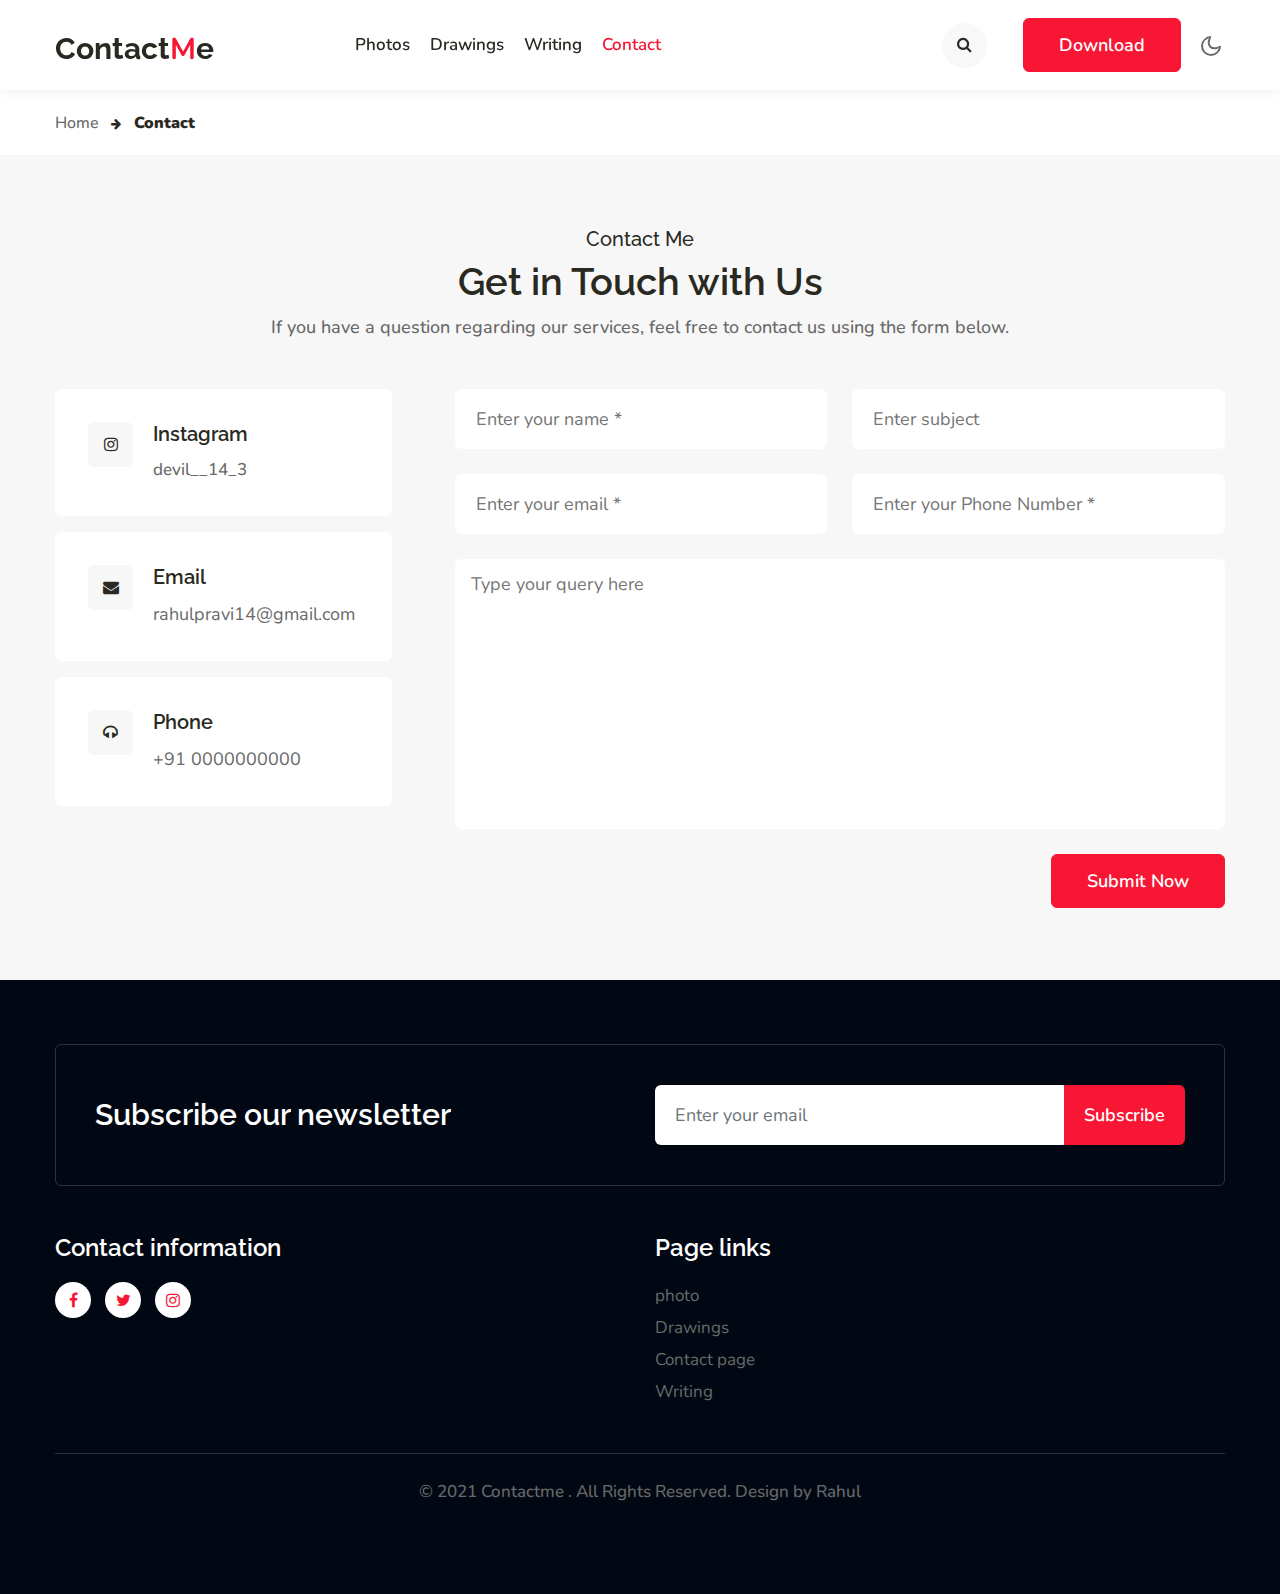
<file: contact.html>
<!doctype html>
<html lang="zxx">
<head>
    <meta charset="utf-8">
    <meta name="viewport" content="width=device-width, initial-scale=1, shrink-to-fit=no">
    <title>ARPhotoGallery/Contact</title>
    <link href="//fonts.googleapis.com/css2?family=Raleway:wght@300;400;500;600;700&display=swap" rel="stylesheet">
    <link href="//fonts.googleapis.com/css?family=Nunito:400,700&display=swap" rel="stylesheet">
    <link rel="stylesheet" href="assets/css/style-starter.css">
</head>

<body>
    <header id="site-header" class="w3l-header-4 fixed-top">
        <div class="container">
            <nav class="navbar navbar-expand-lg stroke">
                <h1> <a class="navbar-brand" href="index.html">
                    Contact<span class="sub-spl">M</span>e
               </a></h1>
             <button class="navbar-toggler  collapsed bg-gradient" type="button" data-toggle="collapse"
                    data-target="#navbarTogglerDemo02" aria-controls="navbarTogglerDemo02" aria-expanded="false"
                    aria-label="Toggle navigation">
                    <span class="navbar-toggler-icon fa icon-expand fa-bars"></span>
                    <span class="navbar-toggler-icon fa icon-close fa-times"></span>
                    </span>
                </button>

                <div class="collapse navbar-collapse" id="navbarTogglerDemo02">
                    <ul class="navbar-nav mx-lg-auto">
                        <li class="nav-item">
                            <a class="nav-link" href="index.html">Photos<span class="sr-only">(current)</span></a>
                        </li>
                        <li class="nav-item">
                            <a class="nav-link" href="about.html">Drawings</a>
                        </li>
                        <li class="nav-item">
                            <a class="nav-link" href="services.html">Writing</a>
                          </li>
                      
                      
                        <li class="nav-item active">
                            <a class="nav-link" href="contact.html">Contact</a>
                        </li>
                    </ul>
                    <ul class="navbar-nav search-right mt-lg-0 mt-2">
                        <li class="nav-item mr-3" title="Search"><a href="#search" class="btn search-search">
                                <span class="fa fa-search" aria-hidden="true"></span></a></li>
                        <li class="nav-item"><a href="#download" class="btn btn-primary d-none d-lg-block btn-style">Download</a>
                        </li>
                    </ul>
                    <div id="search" class="pop-overlay">
                        <div class="popup">
                            <form action="#" method="GET" class="d-sm-flex">
                                <input type="search" placeholder="Search.." name="search" required="required"
                                    autofocus>
                                <button type="submit">Search</button>
                                <a class="close" href="#url">&times;</a>
                            </form>
                        </div>
                    </div>
                </div>
                <div class="mobile-position">
                    <nav class="navigation">
                        <div class="theme-switch-wrapper">
                            <label class="theme-switch" for="checkbox">
                                <input type="checkbox" id="checkbox">
                                <div class="mode-container">
                                    <i class="gg-sun"></i>
                                    <i class="gg-moon"></i>
                                </div>
                            </label>
                        </div>
                    </nav>
                </div>
            </nav>
        </div>
    </header>
  <section class="w3l-breadcrumb">
    <div class="container">
      <ul class="breadcrumbs-custom-path">
        <li><a href="#url">Home</a></li>
        <li class="active"><span class="fa fa-arrow-right mx-2" aria-hidden="true"></span> Contact</li>
      </ul>
    </div>
  </section>
    <div class="w3l-contact-10 py-5" id="contact">
        <div class="form-41-mian pt-lg-4 pt-md-3 pb-4">
            <div class="container">
                <div class="heading text-center mx-auto">
                    <h5 class="title-subhny text-center mb-2">Contact Me</h5>
                    <h3 class="hny-title mb-2">Get in Touch with Us </h3>
                    <p class="mb-5">If you have a question regarding our services, feel free
                        to contact us using the form below.</p>
                </div>
                <div class="row">
                    <div class="col-lg-4 contacts-5-grid-main section-gap mb-lg-0 mb-4 pr-lg-5">
                        <div class="contacts-5-grid">
                            <div class="map-content-5">
                                <section class="tab-content">
                                    <div class="contact-type">
                                        <div class="address-grid mb-3">
                                            <span
                                                class="pos-icon">
                                                <span class="fa fa-instagram"></span>
                                            </span>
                                            <div class="ad-right">
                                            <h6>Instagram</h6>
                                            <a href="https://www.instagram.com/devil__14_3/"><p>devil__14_3</p></a>
                                            </div>
                                        </div>
                                        <div class="address-grid mb-3">
                                            <span class="pos-icon">
                                                <span class="fa fa-envelope">
    
                                                </span>
                                            </span>
                                            <div class="ad-right">
                                            <h6>Email</h6>
                                            <a href="mailto: rahulpravi14@gmail.com" class="link1">rahulpravi14@gmail.com</a>
                                            </div>
                                        </div>
                                        <div class="address-grid">
                                            <span
                                                class="pos-icon">
                                                <span class="fa fa-headphones"></span>
                                            </span>
                                            <div class="ad-right">
                                                <h6>Phone</h6>
                                                <a href="tel:+91 0000000000" class="link1">+91 0000000000</a>
                                            </div>
                                        </div>
                                    </div>
                                </section>
                            </div>
                        </div>
                    </div>
                    <div class="col-lg-8 form-inner-cont">
                        <form action="https://sendmail.w3layouts.com/submitForm" method="post" class="signin-form">
                            <div class="form-grids">
                                <div class="form-input">
                                    <input type="text" name="w3lName" id="w3lName" placeholder="Enter your name *"
                                        required="" />
                                </div>
                                <div class="form-input">
                                    <input type="text" name="w3lSubject" id="w3lSubject" placeholder="Enter subject "
                                        required />
                                </div>
                                <div class="form-input">
                                    <input type="email" name="w3lSender" id="w3lSender" placeholder="Enter your email *"
                                        required />
                                </div>
                                <div class="form-input">
                                    <input type="text" name="w3lPhone" id="w3lPhone" placeholder="Enter your Phone Number *"
                                        required />
                                </div>
                            </div>
                            <div class="form-input">
                                <textarea name="w3lMessage" id="w3lMessage" placeholder="Type your query here"
                                    required=""></textarea>
                            </div>
                            <div class="text-right">
                                <button class="btn btn-style btn-primary">Submit Now</button>
                            </div>
                        </form>
                    </div>
                </div>
            </div>
        </div>
    </div>
 
  <footer class="footer-28 py-5">
    <div class="container py-lg-3">
      <div class="w3l-forms-9 px-4" id="newsletter">
        <div class="main-w3 py-4">
          <div class="container-fluid py-lg-3 py-2">
            <div class="row align-items-center">
              <div class="main-midd col-lg-6">
                <h4 class="title-head">Subscribe our newsletter</h4>
              </div>
              <div class="main-midd-2 col-lg-6 mt-lg-0 mt-4">
                <form action="#url" method="GET" class="rightside-form">
                  <input type="email" class="form-control" name="email" placeholder="Enter your email">
                  <button class="btn" type="submit">Subscribe</button>
                </form>
              </div>
            </div>
          </div>
        </div>
      </div>
      <div class="row footer-top-28">
        <div class="col-lg-6 footer-list-28 pr-lg-5 mt-5">
          <h6 class="footer-title-28">Contact information</h6>
          <div class="main-social-footer-28 mt-3">

            <ul class="social-icons">

              <li class="facebook">
                <a href="https://m.facebook.com/100013331976997/" title="Facebook">
                  <span class="fa fa-facebook" aria-hidden="true"></span>
                </a>
              </li>
              <li class="twitter">
                <a href="https://mobile.twitter.com/RahulPR26907483" title="Twitter">
                  <span class="fa fa-twitter" aria-hidden="true"></span>
                </a>
              </li>
              <li class="google">
                <a href="https://www.instagram.com/devil__14_3/" title="Google">
                  <span class="fa fa-instagram" aria-hidden="true"></span>
                </a>
              </li>
            </ul>
          </div>
        </div>
          <div class="col-lg-6">
          <div class="row">
           
            <div class="col-md-4 col-6 footer-list-28 mt-5" id="plink">
              <h6 class="footer-title-28">Page links</h6>
              <ul>
                <li><a href="index.html">photo</a></li>
                <li><a href="about.html">Drawings</a></li>
                <li><a href="contact.html">Contact page</a></li>
                  <li><a href="services.html">Writing</a></li>
              </ul>
            </div>
          </div>
        </div>    
      </div>
      <div class="midd-footer-28 align-center py-4 mt-5">
       <p class="copy-footer-28 text-center"> &copy; 2021 Contactme . All Rights Reserved. Design by Rahul</p>
      </div>
    </div>
    <button onclick="topFunction()" id="movetop" title="Go to top">
      &#10548;
    </button>
    <script>
      window.onscroll = function () {
        scrollFunction()
      };

      function scrollFunction() {
        if (document.body.scrollTop > 20 || document.documentElement.scrollTop > 20) {
          document.getElementById("movetop").style.display = "block";
        } else {
          document.getElementById("movetop").style.display = "none";
        }
      }

   function topFunction() {
        document.body.scrollTop = 0;
        document.documentElement.scrollTop = 0;
      }
    </script>

  </footer>

  <script src="assets/js/theme-change.js"></script>
  <script src="assets/js/jquery-3.3.1.min.js"></script>
 <script>
    $(function () {
      $('.navbar-toggler').click(function () {
        $('body').toggleClass('noscroll');
      })
    });
  </script>

  <script>
    $(window).on("scroll", function () {
      var scroll = $(window).scrollTop();

      if (scroll >= 80) {
        $("#site-header").addClass("nav-fixed");
      } else {
        $("#site-header").removeClass("nav-fixed");
      }
    });

    $(".navbar-toggler").on("click", function () {
      $("header").toggleClass("active");
    });
    $(document).on("ready", function () {
      if ($(window).width() > 991) {
        $("header").removeClass("active");
      }
      $(window).on("resize", function () {
        if ($(window).width() > 991) {
          $("header").removeClass("active");
        }
      });
    });
  </script>
  <script src="assets/js/bootstrap.min.js"></script>

</body>

</html>
</file>
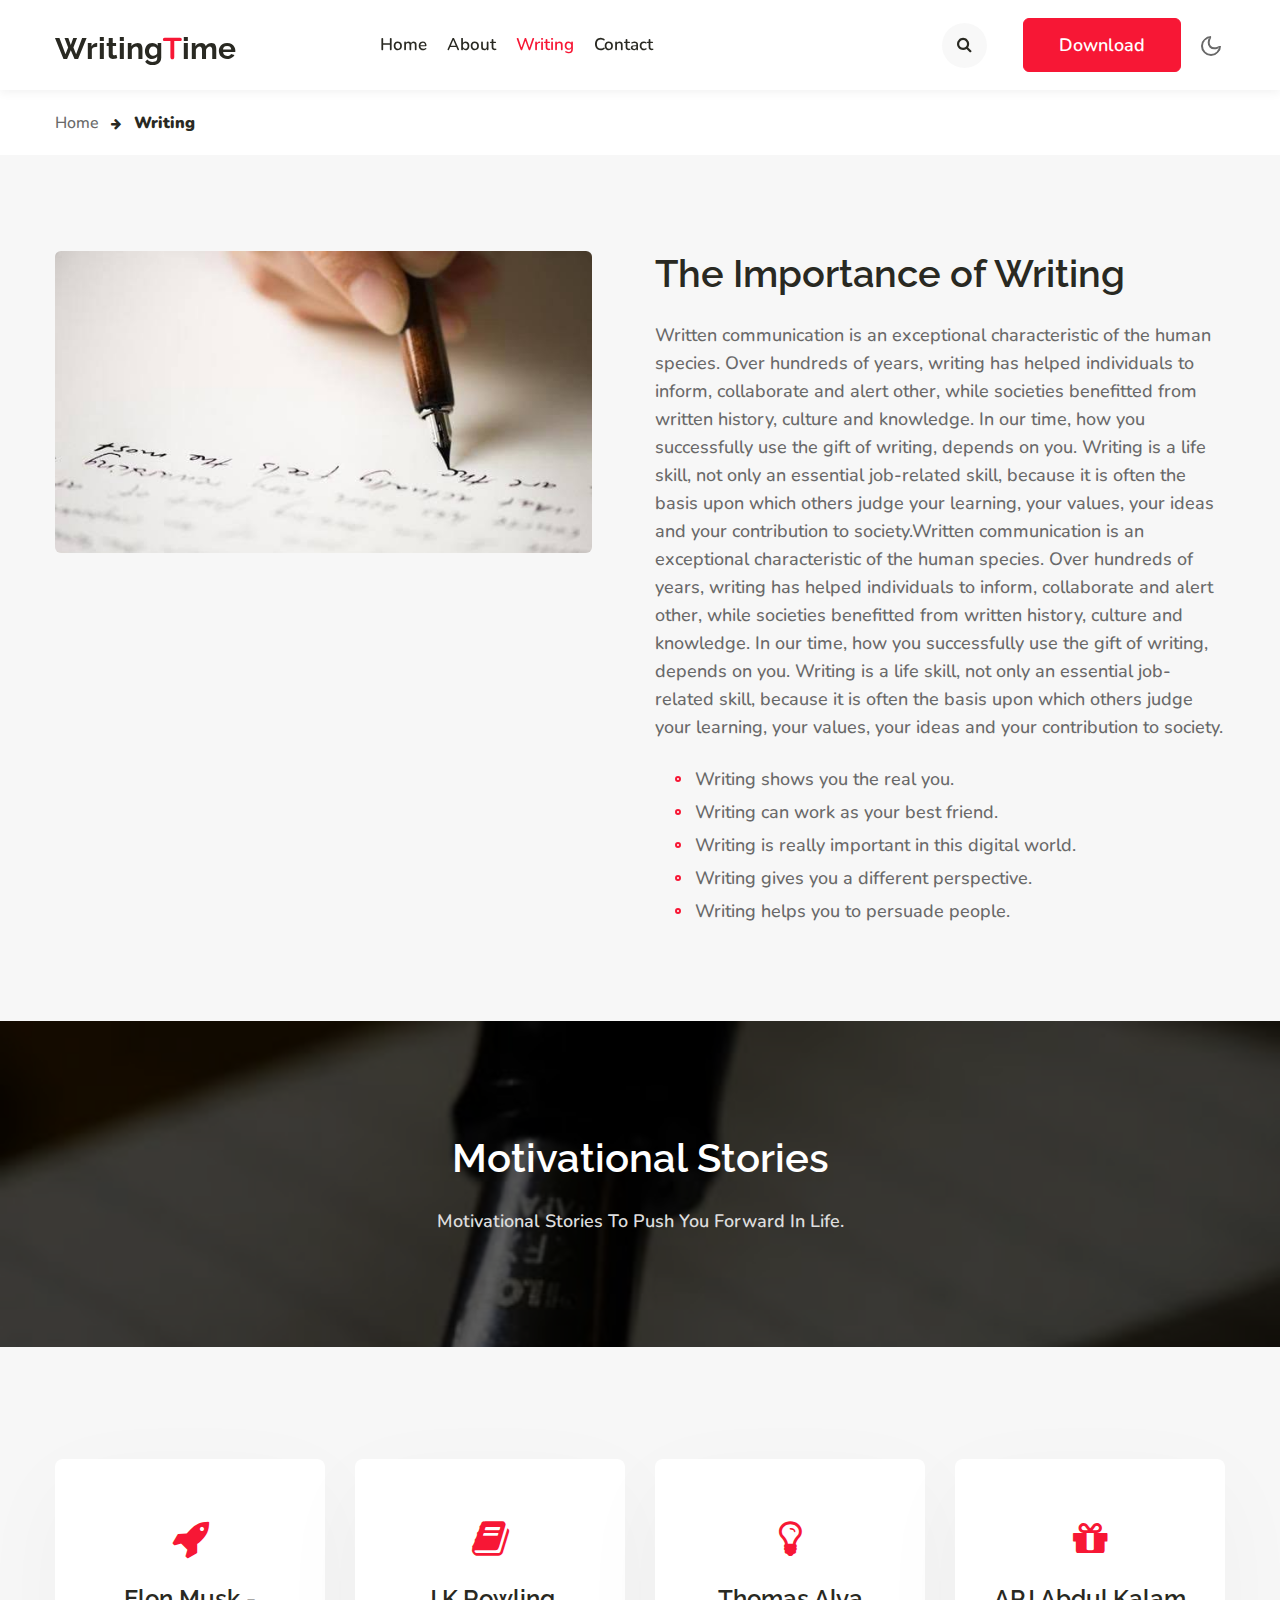
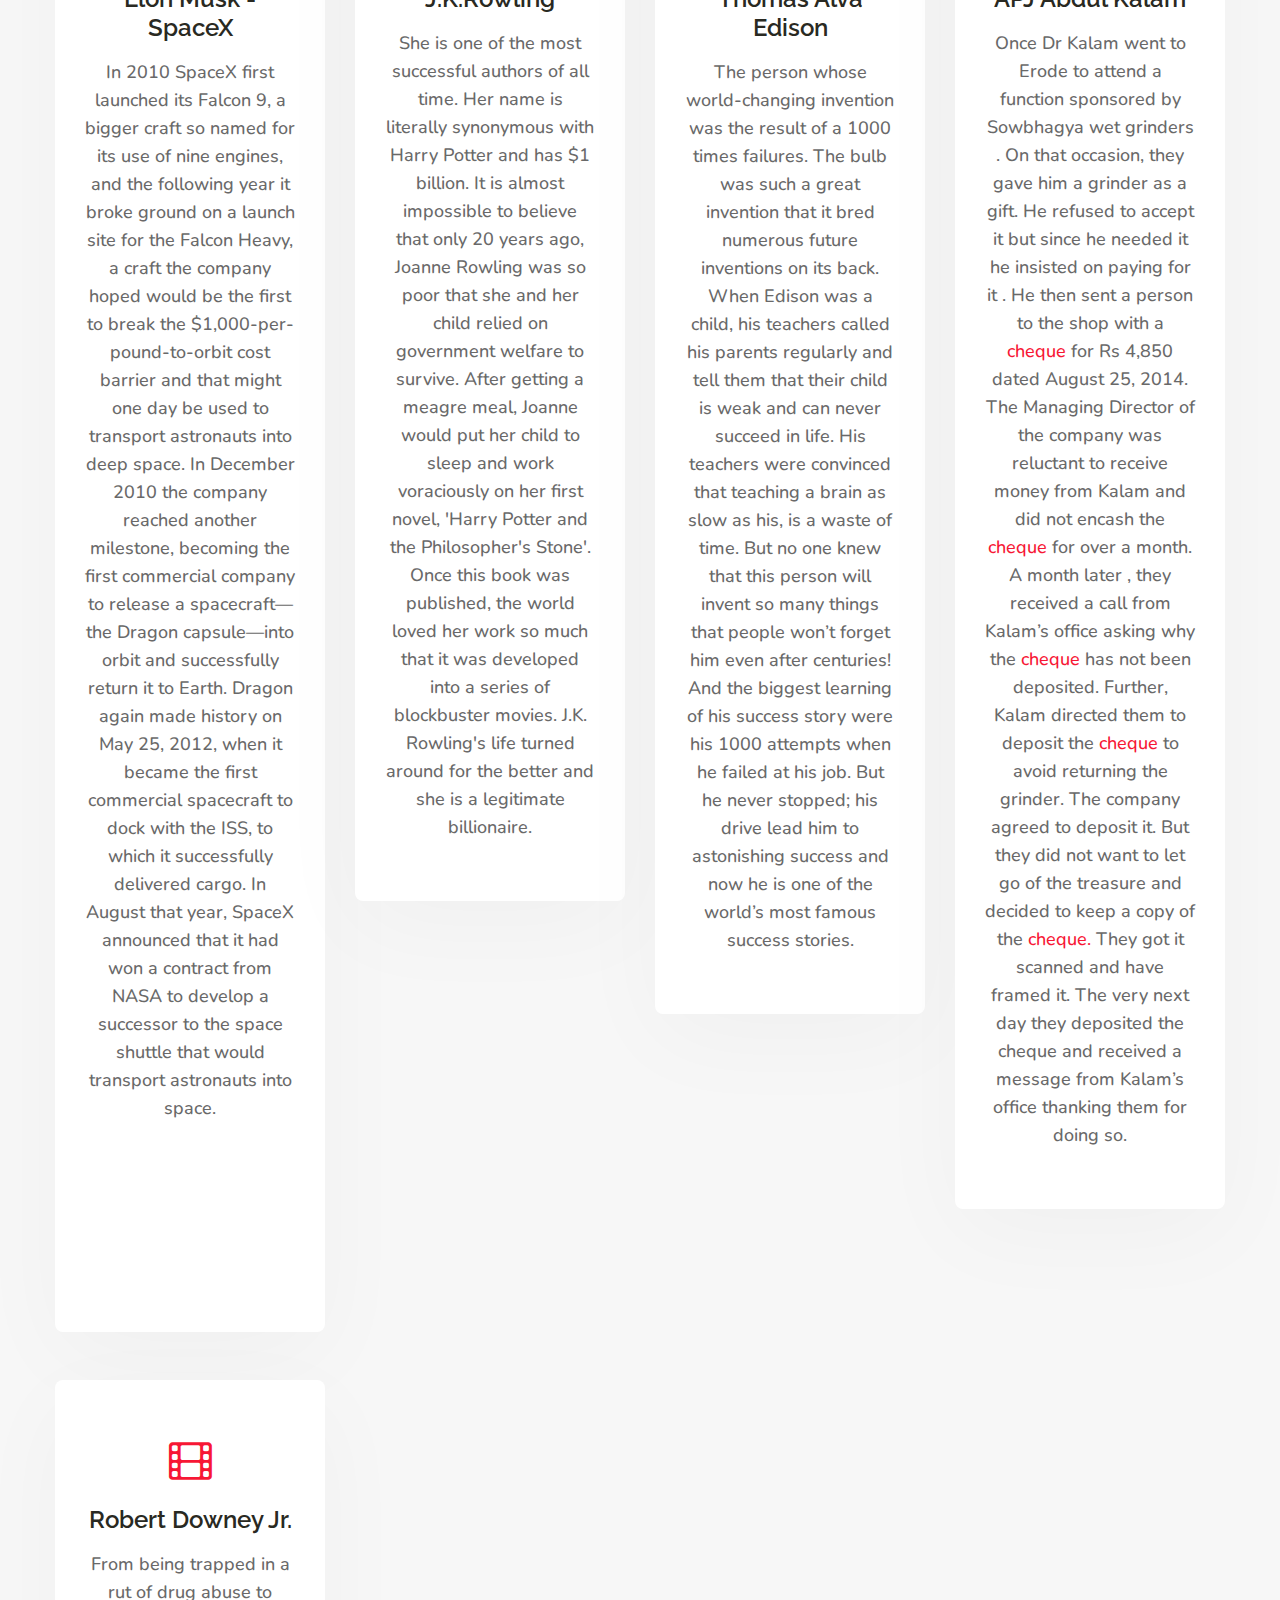
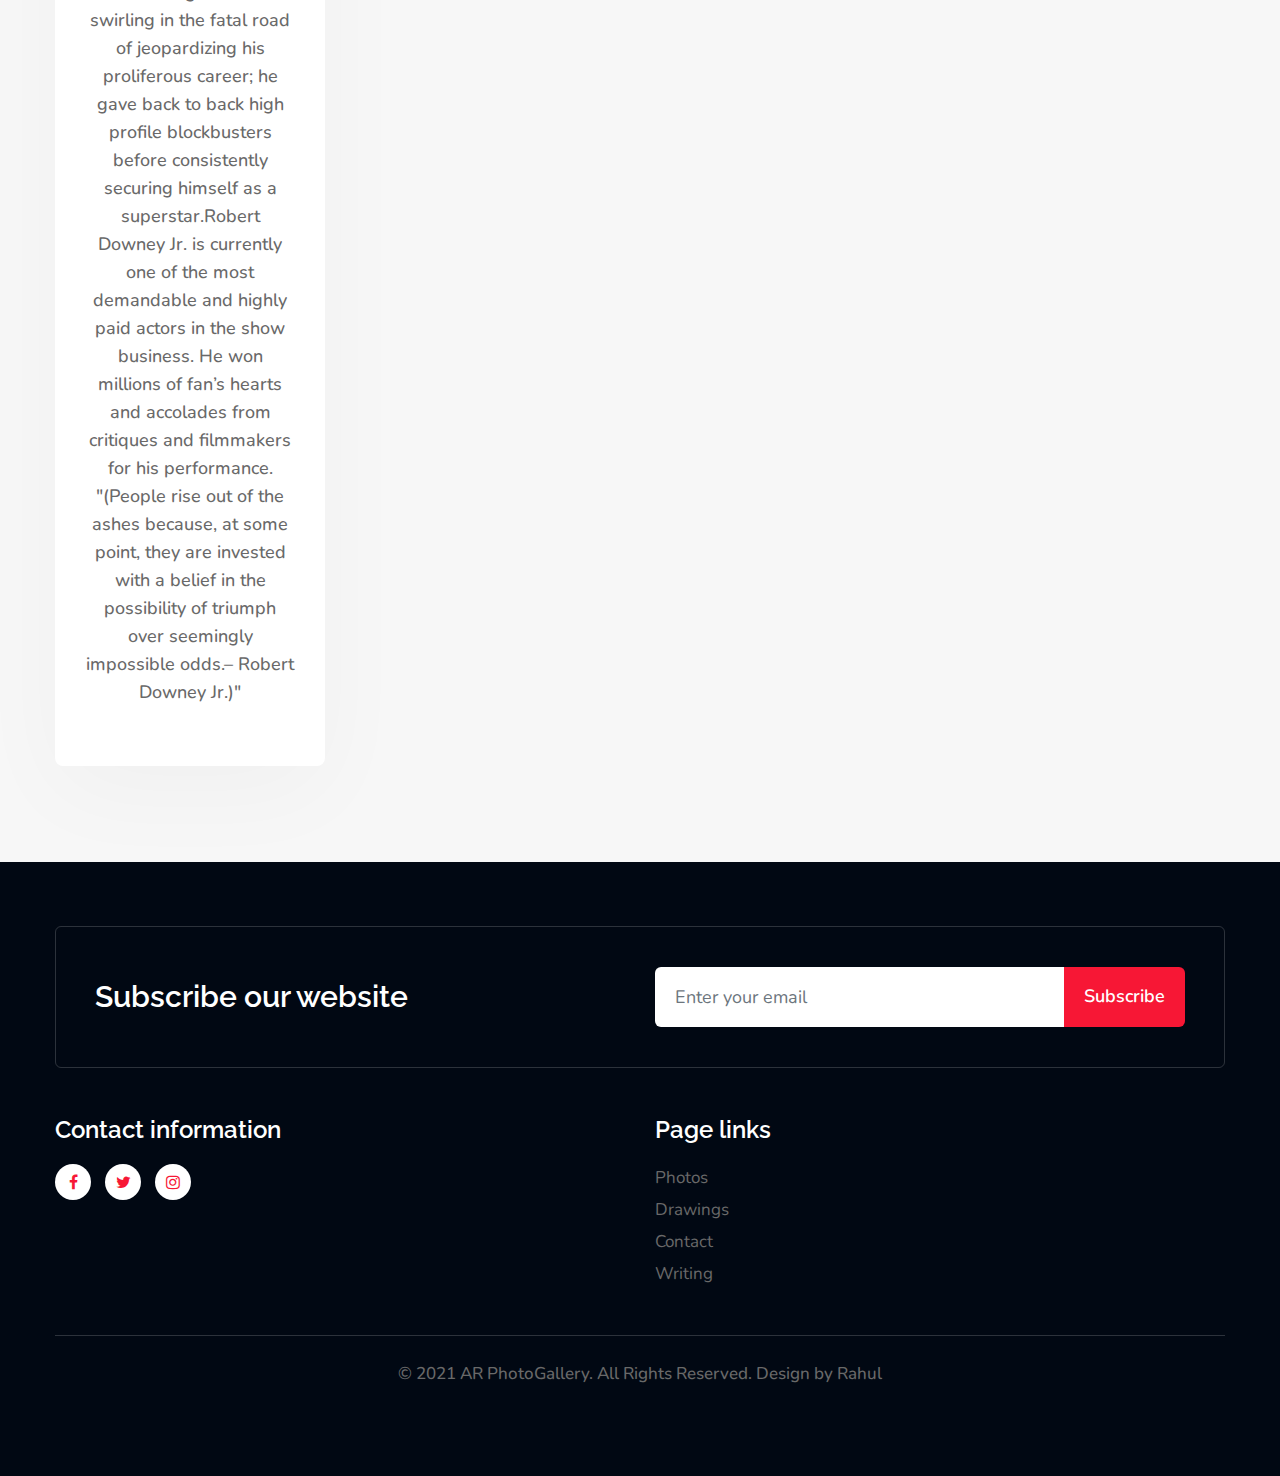
<file: services.html>
<!doctype html>
<html lang="zxx">
<head>
  <meta charset="utf-8">
    <meta name="viewport" content="width=device-width, initial-scale=1, shrink-to-fit=no">
    <title>ARPhotoGallery/WritingTime </title>
    <link href="//fonts.googleapis.com/css2?family=Raleway:wght@300;400;500;600;700&display=swap" rel="stylesheet">
    <link href="//fonts.googleapis.com/css?family=Nunito:400,700&display=swap" rel="stylesheet">
    <link rel="stylesheet" href="assets/css/style-starter.css">
</head>

<body>
    <header id="site-header" class="w3l-header-4 fixed-top">
        <div class="container">
            <nav class="navbar navbar-expand-lg stroke">
                <h1> <a class="navbar-brand" href="index.html">
                    Writing<span class="sub-spl">T</span>ime
               </a></h1>
                <button class="navbar-toggler  collapsed bg-gradient" type="button" data-toggle="collapse"
                    data-target="#navbarTogglerDemo02" aria-controls="navbarTogglerDemo02" aria-expanded="false"
                    aria-label="Toggle navigation">
                    <span class="navbar-toggler-icon fa icon-expand fa-bars"></span>
                    <span class="navbar-toggler-icon fa icon-close fa-times"></span>
                    </span>
                </button>

                <div class="collapse navbar-collapse" id="navbarTogglerDemo02">
                    <ul class="navbar-nav mx-lg-auto">
                        <li class="nav-item">
                            <a class="nav-link" href="index.html">Home <span class="sr-only">(current)</span></a>
                        </li>
                        <li class="nav-item">
                            <a class="nav-link" href="about.html">About</a>
                        </li>
                        <li class="nav-item active">
                            <a class="nav-link" href="services.html">Writing</a>
                          </li>
                       
                        <li class="nav-item">
                            <a class="nav-link" href="contact.html">Contact</a>
                        </li>
                    </ul>
                    <ul class="navbar-nav search-right mt-lg-0 mt-2">
                        <li class="nav-item mr-3" title="Search"><a href="#search" class="btn search-search">
                                <span class="fa fa-search" aria-hidden="true"></span></a></li>
                        <li class="nav-item"><a href="#download" class="btn btn-primary d-none d-lg-block btn-style">Download</a>
                        </li>
                    </ul>
                    <div id="search" class="pop-overlay">
                        <div class="popup">
                            <form action="#" method="GET" class="d-sm-flex">
                                <input type="search" placeholder="Search.." name="search" required="required"
                                    autofocus>
                                <button type="submit">Search</button>
                                <a class="close" href="#url">&times;</a>
                            </form>
                        </div>
                    </div>
                </div>
                <div class="mobile-position">
                    <nav class="navigation">
                        <div class="theme-switch-wrapper">
                            <label class="theme-switch" for="checkbox">
                                <input type="checkbox" id="checkbox">
                                <div class="mode-container">
                                    <i class="gg-sun"></i>
                                    <i class="gg-moon"></i>
                                </div>
                            </label>
                        </div>
                    </nav>
                </div>
            </nav>
        </div>
    </header>
  <section class="w3l-breadcrumb">
    <div class="container">
      <ul class="breadcrumbs-custom-path">
        <li><a href="#url">Home</a></li>
        <li class="active"><span class="fa fa-arrow-right mx-2" aria-hidden="true"></span> Writing</li>
      </ul>
    </div>
  </section>
 <section class="w3l-features py-5" id="features">
    <div class="call-w3 py-lg-5 py-md-4">
      <div class="container">
        <div class="row main-cont-wthree-2">

          <div class="col-lg-6 feature-grid-right mb-lg-0 mb-5 pr-lg-5">
            <img src="assets/images/ab3.jpg" class="img-fluid radius-image" alt="" />
          </div>
          <div class="col-lg-6 feature-grid-left">
            <h3 class="hny-title mb-4">The Importance of Writing</h3>
            <p class="text-para">Written communication is an exceptional characteristic of the human species. Over hundreds of years, writing has helped individuals to inform, collaborate and alert other, while societies benefitted from written history, culture and knowledge.  In our time, how you successfully use the gift of writing, depends on you. Writing is a life skill, not only an essential job-related skill, because it is often the basis upon which others judge your learning, your values, your ideas and your contribution to society.Written communication is an exceptional characteristic of the human species. Over hundreds of years, writing has helped individuals to inform, collaborate and alert other, while societies benefitted from written history, culture and knowledge.  In our time, how you successfully use the gift of writing, depends on you. Writing is a life skill, not only an essential job-related skill, because it is often the basis upon which others judge your learning, your values, your ideas and your contribution to society. </p>
            <ol class="w3l-right mt-4 mb-0">
              <li>Writing shows you the real you.</li>
              <li>Writing can work as your best friend.</li>
              <li>Writing is really important in this digital world.</li>
              <li>Writing gives you a different perspective.</li>
              <li>Writing helps you to persuade people.</li>
            </ol>
          </div>
        </div>
      </div>
    </div>
  </section>
    <div class="middle1 py-5">
      <div class="container py-xl-5 py-lg-3">
        <div class="welcome-left text-center py-md-3">
          <h3 class="mb-4">Motivational Stories</h3>
          <p class="text-italic">Motivational Stories To Push You Forward In Life. </p>
        </div>
      </div>
    </div>
  <section class="w3l-bottom-grids-6 py-5">
    <div class="container pt-lg-3 pb-lg-5 py-md-4">
      <div class="grids-area-hny main-cont-wthree-fea row">
        <div class="col-lg-3 col-md-6 grids-feature mt-md-5 mt-4">
          <div class="area-box">
             <span class="fa fa-rocket"></span>
            <h4><a href="#feature" class="title-head">
                Elon Musk -SpaceX
              </a></h4>
            <p>In 2010 SpaceX first launched its Falcon 9, a bigger craft so named for its use of nine engines, and the following year it broke ground on a launch site for the Falcon Heavy, a craft the company hoped would be the first to break the $1,000-per-pound-to-orbit cost barrier and that might one day be used to transport astronauts into deep space. In December 2010 the company reached another milestone, becoming the first commercial company to release a spacecraft—the Dragon capsule—into orbit and successfully return it to Earth. Dragon again made history on May 25, 2012, when it became the first commercial spacecraft to dock with the ISS, to which it successfully delivered cargo. In August that year, SpaceX announced that it had won a contract from NASA to develop a successor to the space shuttle that would transport astronauts into space.</p>
           <iframe width="100%" height="60%" src="https://www.youtube.com/embed/xCuJR2CdXwY" title="YouTube video player" frameborder="0" allow="accelerometer; autoplay; clipboard-write; encrypted-media; gyroscope; picture-in-picture" allowfullscreen></iframe>
          </div>
        </div>
        <div class="col-lg-3 col-md-6 grids-feature mt-md-5 mt-4">
          <div class="area-box">
               <span class="fa fa-book"></span>
            <h4><a href="#feature" class="title-head">
                J.K.Rowling</a></h4>
            <p>She is one of the most successful authors of all time. Her name is literally synonymous with Harry Potter and has $1 billion. It is almost impossible to believe that only 20 years ago, Joanne Rowling was so poor that she and her child relied on government welfare to survive. After getting a meagre meal, Joanne would put her child to sleep and work voraciously on her first novel, 'Harry Potter and the Philosopher's Stone'. Once this book was published, the world loved her work so much that it was developed into a series of blockbuster movies. J.K. Rowling's life turned around for the better and she is a legitimate billionaire.</p>
          </div>
        </div>
        <div class="col-lg-3 col-md-6 grids-feature mt-md-5 mt-4">
          <div class="area-box">
            <span class="fa fa-lightbulb-o"></span>
            <h4><a href="#feature" class="title-head">Thomas Alva Edison</a></h4>
            <p>The person whose world-changing invention was the result of a 1000 times failures. The bulb was such a great invention that it bred numerous future inventions on its back.
When Edison was a child, his teachers called his parents regularly and tell them that their child is weak and can never succeed in life. His teachers were convinced that teaching a brain as slow as his, is a waste of time.
But no one knew that this person will invent so many things that people won’t forget him even after centuries! And the biggest learning of his success story were his 1000 attempts when he failed at his job. But he never stopped; his drive lead him to astonishing success and now he is one of the world’s most famous success stories.</p>
          </div>
        </div>
        <div class="col-lg-3 col-md-6 grids-feature mt-md-5 mt-4">
          <div class="area-box">
            <span class="fa fa-gift"></span>
            <h4><a href="#feature" class="title-head">APJ Abdul Kalam</a></h4>
            <p>Once Dr Kalam went to Erode to attend a function sponsored by Sowbhagya wet grinders . On that occasion, they gave him a grinder as a gift. He refused to accept it but since he needed it he insisted on paying for it . He then sent a person to the shop with a <a href="https://theindianfeed.in/wp-content/uploads/2016/10/APJ-Abdul-Kalam-cheque-the-indian-feed.jpg">cheque</a> for Rs 4,850 dated August 25, 2014. The Managing Director of the company was reluctant to receive money from Kalam and did not encash the <a href="https://theindianfeed.in/wp-content/uploads/2016/10/APJ-Abdul-Kalam-cheque-the-indian-feed.jpg">cheque</a> for over a month. A month later , they received a call from Kalam’s office asking why the <a href="https://theindianfeed.in/wp-content/uploads/2016/10/APJ-Abdul-Kalam-cheque-the-indian-feed.jpg">cheque</a> has not been deposited. Further, Kalam directed them to deposit the <a href="https://theindianfeed.in/wp-content/uploads/2016/10/APJ-Abdul-Kalam-cheque-the-indian-feed.jpg">cheque</a> to avoid returning the grinder. The company agreed to deposit it. But they did not want to let go of the treasure and decided to keep a copy of the <a href="https://theindianfeed.in/wp-content/uploads/2016/10/APJ-Abdul-Kalam-cheque-the-indian-feed.jpg">cheque.</a> They got it scanned and have framed it. The very next day they deposited the cheque and received a message from Kalam’s office thanking them for doing so.

</p>
          </div>
        </div>
        <div class="col-lg-3 col-md-6 grids-feature mt-md-5 mt-4">
          <div class="area-box">
            <span class="fa fa-film"></span>
            <h4><a href="#feature" class="title-head">
                Robert Downey Jr.
              </a></h4>
            <p>From being trapped in a rut of drug abuse to swirling in the fatal road of jeopardizing his proliferous career; he gave back to back high profile blockbusters before consistently securing himself as a superstar.Robert Downey Jr. is currently one of the most demandable and highly paid actors in the show business. He won millions of fan’s hearts and accolades from critiques and filmmakers for his performance.<br>"(People rise out of the ashes because, at some point, they are invested with a belief in the possibility of triumph over seemingly impossible odds.– Robert Downey Jr.)"</p>
          </div>
        </div>
      </div>
    </div>
  </section>

  <footer class="footer-28 py-5">
    <div class="container py-lg-3">
      <div class="w3l-forms-9 px-4" id="newsletter">
        <div class="main-w3 py-4">
          <div class="container-fluid py-lg-3 py-2">
            <div class="row align-items-center">
              <div class="main-midd col-lg-6">
                <h4 class="title-head">Subscribe our website</h4>
              </div>
              <div class="main-midd-2 col-lg-6 mt-lg-0 mt-4">
                <form action="#url" method="GET" class="rightside-form">
                  <input type="email" class="form-control" name="email" placeholder="Enter your email">
                  <button class="btn" type="submit">Subscribe</button>
                </form>
              </div>
            </div>
          </div>
        </div>
      </div>
      <div class="row footer-top-28">
        <div class="col-lg-6 footer-list-28 pr-lg-5 mt-5">
          <h6 class="footer-title-28">Contact information</h6>
          <div class="main-social-footer-28 mt-3">
                        <ul class="social-icons">
                            <li class="facebook">
                                <a href="https://m.facebook.com/100013331976997/" title="Facebook">
                                    <span class="fa fa-facebook" aria-hidden="true"></span>
                                </a>
                            </li>
                            <li class="twitter">
                                <a href="https://mobile.twitter.com/RahulPR26907483" title="Twitter">
                                    <span class="fa fa-twitter" aria-hidden="true"></span>
                                </a>
                            </li>
                            <li class="dribbble">
                                <a href="https://www.instagram.com/devil__14_3/" title="Dribbble">
                                    <span class="fa fa-instagram" aria-hidden="true"></span>
                                </a>
                            </li>
                        </ul>
                    </div>
          
        </div>
        <div class="col-lg-6">
          <div class="row">
            <div class="col-md-4 col-6 footer-list-28 mt-5">
              <h6 class="footer-title-28">Page links</h6>
            
              <ul>
                                <li><a href="#">Photos</a></li>
                                <li><a href="about.html">Drawings</a></li>
                                <li><a href="contact.html">Contact</a></li>
                                  <li><a href="services.html">Writing</a></li>
              </ul>
            </div>

          </div>
        </div>
      </div>
      <div class="midd-footer-28 align-center py-4 mt-5">
       <p class="copy-footer-28 text-center"> &copy; 2021 AR PhotoGallery. All Rights Reserved. Design by Rahul </p>
      </div>
    </div>
    <button onclick="topFunction()" id="movetop" title="Go to top">
      &#10548;
    </button>
    <script>
      window.onscroll = function () {
        scrollFunction()
      };

      function scrollFunction() {
        if (document.body.scrollTop > 20 || document.documentElement.scrollTop > 20) {
          document.getElementById("movetop").style.display = "block";
        } else {
          document.getElementById("movetop").style.display = "none";
        }
      }
      function topFunction() {
        document.body.scrollTop = 0;
        document.documentElement.scrollTop = 0;
      }
    </script>
  </footer>
  <script src="assets/js/theme-change.js"></script> 
  <script src="assets/js/jquery-3.3.1.min.js"></script
  <script src="assets/js/jquery.waypoints.min.js"></script>
  <script src="assets/js/jquery.countup.js"></script>
  <script>
    $('.counter').countUp();
  </script>
  <script>
    $(function () {
      $('.navbar-toggler').click(function () {
        $('body').toggleClass('noscroll');
      })
    });
  </script>
  <script>
    $(window).on("scroll", function () {
      var scroll = $(window).scrollTop();

      if (scroll >= 80) {
        $("#site-header").addClass("nav-fixed");
      } else {
        $("#site-header").removeClass("nav-fixed");
      }
    });
    $(".navbar-toggler").on("click", function () {
      $("header").toggleClass("active");
    });
    $(document).on("ready", function () {
      if ($(window).width() > 991) {
        $("header").removeClass("active");
      }
      $(window).on("resize", function () {
        if ($(window).width() > 991) {
          $("header").removeClass("active");
        }
      });
    });
  </script>
  <script src="assets/js/bootstrap.min.js"></script>

</body>

</html>
</file>
<file: assets/css/style-starter.css>
@charset "UTF-8";
:root {
  --blue: #007bff;
  --indigo: #6610f2;
  --purple: #6f42c1;
  --pink: #e83e8c;
  --red: #dc3545;
  --orange: #fd7e14;
  --yellow: #ffc107;
  --green: #28a745;
  --teal: #20c997;
  --cyan: #17a2b8;
  --white: #fff;
  --gray: #6c757d;
  --gray-dark: #343a40;
  --primary: #f71735;
  --secondary: #463373;
  --success: #28a745;
  --info: #17a2b8;
  --warning: #ffc107;
  --danger: #dc3545;
  --light: #f8f9fa;
  --dark: #343a40;
  --breakpoint-xs: 0;
  --breakpoint-sm: 576px;
  --breakpoint-md: 768px;
  --breakpoint-lg: 992px;
  --breakpoint-xl: 1200px;
  --font-family-sans-serif: -apple-system, BlinkMacSystemFont, "Segoe UI", Roboto, "Helvetica Neue", Arial, "Noto Sans", sans-serif, "Apple Color Emoji", "Segoe UI Emoji", "Segoe UI Symbol", "Noto Color Emoji";
  --font-family-monospace: SFMono-Regular, Menlo, Monaco, Consolas, "Liberation Mono", "Courier New", monospace;
}

*,
*::before,
*::after {
  box-sizing: border-box;
}

html {
  font-family: sans-serif;
  line-height: 1.15;
  -webkit-text-size-adjust: 100%;
  -webkit-tap-highlight-color: rgba(0, 0, 0, 0);
}

article,
aside,
figcaption,
figure,
footer,
header,
hgroup,
main,
nav,
section {
  display: block;
}

body {
  margin: 0;
  font-family: -apple-system, BlinkMacSystemFont, "Segoe UI", Roboto, "Helvetica Neue", Arial, "Noto Sans", sans-serif, "Apple Color Emoji", "Segoe UI Emoji", "Segoe UI Symbol", "Noto Color Emoji";
  font-size: 1rem;
  font-weight: 400;
  line-height: 1.5;
  color: #212529;
  text-align: left;
  background-color: #fff;
}

[tabindex="-1"]:focus:not(:focus-visible) {
  outline: 0 !important;
}

hr {
  box-sizing: content-box;
  height: 0;
  overflow: visible;
}

h1,
h2,
h3,
h4,
h5,
h6 {
  margin-top: 0;
  margin-bottom: 0.5rem;
}

p {
  margin-top: 0;
  margin-bottom: 1rem;
}

abbr[title],
abbr[data-original-title] {
  text-decoration: underline;
  -webkit-text-decoration: underline dotted;
  text-decoration: underline dotted;
  cursor: help;
  border-bottom: 0;
  -webkit-text-decoration-skip-ink: none;
  text-decoration-skip-ink: none;
}

address {
  margin-bottom: 1rem;
  font-style: normal;
  line-height: inherit;
}

ol,
ul,
dl {
  margin-top: 0;
  margin-bottom: 1rem;
}

ol ol,
ul ul,
ol ul,
ul ol {
  margin-bottom: 0;
}

dt {
  font-weight: 700;
}

dd {
  margin-bottom: .5rem;
  margin-left: 0;
}

blockquote {
  margin: 0 0 1rem;
}

b,
strong {
  font-weight: bolder;
}

small {
  font-size: 80%;
}

sub,
sup {
  position: relative;
  font-size: 75%;
  line-height: 0;
  vertical-align: baseline;
}

sub {
  bottom: -.25em;
}

sup {
  top: -.5em;
}

a {
  color: #f71735;
  text-decoration: none;
  background-color: transparent;
}

a:hover {
  color: #6115b8;
  text-decoration: underline;
}

a:not([href]) {
  color: inherit;
  text-decoration: none;
}

a:not([href]):hover {
  color: inherit;
  text-decoration: none;
}

pre,
code,
kbd,
samp {
  font-family: SFMono-Regular, Menlo, Monaco, Consolas, "Liberation Mono", "Courier New", monospace;
  font-size: 1em;
}

pre {
  margin-top: 0;
  margin-bottom: 1rem;
  overflow: auto;
}

figure {
  margin: 0 0 1rem;
}

img {
  vertical-align: middle;
  border-style: none;
}

svg {
  overflow: hidden;
  vertical-align: middle;
}

table {
  border-collapse: collapse;
}

caption {
  padding-top: 0.75rem;
  padding-bottom: 0.75rem;
  color: #6c757d;
  text-align: left;
  caption-side: bottom;
}

th {
  text-align: inherit;
}

label {
  display: inline-block;
  margin-bottom: 0.5rem;
}

button {
  border-radius: 0;
}

button:focus {
  outline: 1px dotted;
  outline: 5px auto -webkit-focus-ring-color;
}

input,
button,
select,
optgroup,
textarea {
  margin: 0;
  font-family: inherit;
  font-size: inherit;
  line-height: inherit;
}

button,
input {
  overflow: visible;
}

button,
select {
  text-transform: none;
}

select {
  word-wrap: normal;
}

button,
[type="button"],
[type="reset"],
[type="submit"] {
  -webkit-appearance: button;
}

button:not(:disabled),
[type="button"]:not(:disabled),
[type="reset"]:not(:disabled),
[type="submit"]:not(:disabled) {
  cursor: pointer;
}

button::-moz-focus-inner,
[type="button"]::-moz-focus-inner,
[type="reset"]::-moz-focus-inner,
[type="submit"]::-moz-focus-inner {
  padding: 0;
  border-style: none;
}

input[type="radio"],
input[type="checkbox"] {
  box-sizing: border-box;
  padding: 0;
}

input[type="date"],
input[type="time"],
input[type="datetime-local"],
input[type="month"] {
  -webkit-appearance: listbox;
}

textarea {
  overflow: auto;
  resize: vertical;
}

fieldset {
  min-width: 0;
  padding: 0;
  margin: 0;
  border: 0;
}

legend {
  display: block;
  width: 100%;
  max-width: 100%;
  padding: 0;
  margin-bottom: .5rem;
  font-size: 1.5rem;
  line-height: inherit;
  color: inherit;
  white-space: normal;
}

@media (max-width: 1200px) {
  legend {
    font-size: calc(1.275rem + 0.3vw);
  }
}

progress {
  vertical-align: baseline;
}

[type="number"]::-webkit-inner-spin-button,
[type="number"]::-webkit-outer-spin-button {
  height: auto;
}

[type="search"] {
  outline-offset: -2px;
  -webkit-appearance: none;
}

[type="search"]::-webkit-search-decoration {
  -webkit-appearance: none;
}

::-webkit-file-upload-button {
  font: inherit;
  -webkit-appearance: button;
}

output {
  display: inline-block;
}

summary {
  display: list-item;
  cursor: pointer;
}

template {
  display: none;
}

[hidden] {
  display: none !important;
}

h1,
h2,
h3,
h4,
h5,
h6,
.h1,
.h2,
.h3,
.h4,
.h5,
.h6 {
  margin-bottom: 0.5rem;
  font-weight: 500;
  line-height: 1.2;
}

h1,
.h1 {
  font-size: 2.5rem;
}

@media (max-width: 1200px) {

  h1,
  .h1 {
    font-size: calc(1.375rem + 1.5vw);
  }
}

h2,
.h2 {
  font-size: 2rem;
}

@media (max-width: 1200px) {

  h2,
  .h2 {
    font-size: calc(1.325rem + 0.9vw);
  }
}

h3,
.h3 {
  font-size: 1.75rem;
}

@media (max-width: 1200px) {

  h3,
  .h3 {
    font-size: calc(1.3rem + 0.6vw);
  }
}

h4,
.h4 {
  font-size: 1.5rem;
}

@media (max-width: 1200px) {

  h4,
  .h4 {
    font-size: calc(1.275rem + 0.3vw);
  }
}

h5,
.h5 {
  font-size: 1.25rem;
}

h6,
.h6 {
  font-size: 1rem;
}

.lead {
  font-size: 1.25rem;
  font-weight: 300;
}

.display-1 {
  font-size: 6rem;
  font-weight: 300;
  line-height: 1.2;
}

@media (max-width: 1200px) {
  .display-1 {
    font-size: calc(1.725rem + 5.7vw);
  }
}

.display-2 {
  font-size: 5.5rem;
  font-weight: 300;
  line-height: 1.2;
}

@media (max-width: 1200px) {
  .display-2 {
    font-size: calc(1.675rem + 5.1vw);
  }
}

.display-3 {
  font-size: 4.5rem;
  font-weight: 300;
  line-height: 1.2;
}

@media (max-width: 1200px) {
  .display-3 {
    font-size: calc(1.575rem + 3.9vw);
  }
}

.display-4 {
  font-size: 3.5rem;
  font-weight: 300;
  line-height: 1.2;
}

@media (max-width: 1200px) {
  .display-4 {
    font-size: calc(1.475rem + 2.7vw);
  }
}

hr {
  margin-top: 1rem;
  margin-bottom: 1rem;
  border: 0;
  border-top: 1px solid rgba(0, 0, 0, 0.1);
}

small,
.small {
  font-size: 80%;
  font-weight: 400;
}

mark,
.mark {
  padding: 0.2em;
  background-color: #fcf8e3;
}

.list-unstyled {
  padding-left: 0;
  list-style: none;
}

.list-inline {
  padding-left: 0;
  list-style: none;
}

.list-inline-item {
  display: inline-block;
}

.list-inline-item:not(:last-child) {
  margin-right: 0.5rem;
}

.initialism {
  font-size: 90%;
  text-transform: uppercase;
}

.blockquote {
  margin-bottom: 1rem;
  font-size: 1.25rem;
}

.blockquote-footer {
  display: block;
  font-size: 80%;
  color: #6c757d;
}

.blockquote-footer::before {
  content: "\2014\00A0";
}

.img-fluid {
  max-width: 100%;
  height: auto;
}

.img-thumbnail {
  padding: 0.25rem;
  background-color: #fff;
  border: 1px solid #dee2e6;
  border-radius: 0.25rem;
  max-width: 100%;
  height: auto;
}

.figure {
  display: inline-block;
}

.figure-img {
  margin-bottom: 0.5rem;
  line-height: 1;
}

.figure-caption {
  font-size: 90%;
  color: #6c757d;
}

code {
  font-size: 87.5%;
  color: #e83e8c;
  word-wrap: break-word;
}

a>code {
  color: inherit;
}

kbd {
  padding: 0.2rem 0.4rem;
  font-size: 87.5%;
  color: #fff;
  background-color: #212529;
  border-radius: 0.2rem;
}

kbd kbd {
  padding: 0;
  font-size: 100%;
  font-weight: 700;
}

pre {
  display: block;
  font-size: 87.5%;
  color: #212529;
}

pre code {
  font-size: inherit;
  color: inherit;
  word-break: normal;
}

.pre-scrollable {
  max-height: 340px;
  overflow-y: scroll;
}

.container {
  width: 100%;
  padding-right: 15px;
  padding-left: 15px;
  margin-right: auto;
  margin-left: auto;
}

@media (min-width: 576px) {
  .container {
    max-width: 540px;
  }
}

@media (min-width: 768px) {
  .container {
    max-width: 720px;
  }
}

@media (min-width: 992px) {
  .container {
    max-width: 960px;
  }
}

@media (min-width: 1200px) {
  .container {
    max-width: 1140px;
  }
}

.container-fluid,
.container-sm,
.container-md,
.container-lg,
.container-xl {
  width: 100%;
  padding-right: 15px;
  padding-left: 15px;
  margin-right: auto;
  margin-left: auto;
}

@media (min-width: 576px) {

  .container,
  .container-sm {
    max-width: 540px;
  }
}

@media (min-width: 768px) {

  .container,
  .container-sm,
  .container-md {
    max-width: 720px;
  }
}

@media (min-width: 992px) {

  .container,
  .container-sm,
  .container-md,
  .container-lg {
    max-width: 960px;
  }
}

@media (min-width: 1200px) {

  .container,
  .container-sm,
  .container-md,
  .container-lg,
  .container-xl {
    max-width: 1140px;
  }
}

.row {
  display: flex;
  flex-wrap: wrap;
  margin-right: -15px;
  margin-left: -15px;
}

.no-gutters {
  margin-right: 0;
  margin-left: 0;
}

.no-gutters>.col,
.no-gutters>[class*="col-"] {
  padding-right: 0;
  padding-left: 0;
}

.col-1,
.col-2,
.col-3,
.col-4,
.col-5,
.col-6,
.col-7,
.col-8,
.col-9,
.col-10,
.col-11,
.col-12,
.col,
.col-auto,
.col-sm-1,
.col-sm-2,
.col-sm-3,
.col-sm-4,
.col-sm-5,
.col-sm-6,
.col-sm-7,
.col-sm-8,
.col-sm-9,
.col-sm-10,
.col-sm-11,
.col-sm-12,
.col-sm,
.col-sm-auto,
.col-md-1,
.col-md-2,
.col-md-3,
.col-md-4,
.col-md-5,
.col-md-6,
.col-md-7,
.col-md-8,
.col-md-9,
.col-md-10,
.col-md-11,
.col-md-12,
.col-md,
.col-md-auto,
.col-lg-1,
.col-lg-2,
.col-lg-3,
.col-lg-4,
.col-lg-5,
.col-lg-6,
.col-lg-7,
.col-lg-8,
.col-lg-9,
.col-lg-10,
.col-lg-11,
.col-lg-12,
.col-lg,
.col-lg-auto,
.col-xl-1,
.col-xl-2,
.col-xl-3,
.col-xl-4,
.col-xl-5,
.col-xl-6,
.col-xl-7,
.col-xl-8,
.col-xl-9,
.col-xl-10,
.col-xl-11,
.col-xl-12,
.col-xl,
.col-xl-auto {
  position: relative;
  width: 100%;
  padding-right: 15px;
  padding-left: 15px;
}

.col {
  flex-basis: 0;
  flex-grow: 1;
  max-width: 100%;
}

.row-cols-1>* {
  flex: 0 0 100%;
  max-width: 100%;
}

.row-cols-2>* {
  flex: 0 0 50%;
  max-width: 50%;
}

.row-cols-3>* {
  flex: 0 0 33.33333%;
  max-width: 33.33333%;
}

.row-cols-4>* {
  flex: 0 0 25%;
  max-width: 25%;
}

.row-cols-5>* {
  flex: 0 0 20%;
  max-width: 20%;
}

.row-cols-6>* {
  flex: 0 0 16.66667%;
  max-width: 16.66667%;
}

.col-auto {
  flex: 0 0 auto;
  width: auto;
  max-width: 100%;
}

.col-1 {
  flex: 0 0 8.33333%;
  max-width: 8.33333%;
}

.col-2 {
  flex: 0 0 16.66667%;
  max-width: 16.66667%;
}

.col-3 {
  flex: 0 0 25%;
  max-width: 25%;
}

.col-4 {
  flex: 0 0 33.33333%;
  max-width: 33.33333%;
}

.col-5 {
  flex: 0 0 41.66667%;
  max-width: 41.66667%;
}

.col-6 {
  flex: 0 0 50%;
  max-width: 50%;
}

.col-7 {
  flex: 0 0 58.33333%;
  max-width: 58.33333%;
}

.col-8 {
  flex: 0 0 66.66667%;
  max-width: 66.66667%;
}

.col-9 {
  flex: 0 0 75%;
  max-width: 75%;
}

.col-10 {
  flex: 0 0 83.33333%;
  max-width: 83.33333%;
}

.col-11 {
  flex: 0 0 91.66667%;
  max-width: 91.66667%;
}

.col-12 {
  flex: 0 0 100%;
  max-width: 100%;
}

.order-first {
  order: -1;
}

.order-last {
  order: 13;
}

.order-0 {
  order: 0;
}

.order-1 {
  order: 1;
}

.order-2 {
  order: 2;
}

.order-3 {
  order: 3;
}

.order-4 {
  order: 4;
}

.order-5 {
  order: 5;
}

.order-6 {
  order: 6;
}

.order-7 {
  order: 7;
}

.order-8 {
  order: 8;
}

.order-9 {
  order: 9;
}

.order-10 {
  order: 10;
}

.order-11 {
  order: 11;
}

.order-12 {
  order: 12;
}

.offset-1 {
  margin-left: 8.33333%;
}

.offset-2 {
  margin-left: 16.66667%;
}

.offset-3 {
  margin-left: 25%;
}

.offset-4 {
  margin-left: 33.33333%;
}

.offset-5 {
  margin-left: 41.66667%;
}

.offset-6 {
  margin-left: 50%;
}

.offset-7 {
  margin-left: 58.33333%;
}

.offset-8 {
  margin-left: 66.66667%;
}

.offset-9 {
  margin-left: 75%;
}

.offset-10 {
  margin-left: 83.33333%;
}

.offset-11 {
  margin-left: 91.66667%;
}

@media (min-width: 576px) {
  .col-sm {
    flex-basis: 0;
    flex-grow: 1;
    max-width: 100%;
  }

  .row-cols-sm-1>* {
    flex: 0 0 100%;
    max-width: 100%;
  }

  .row-cols-sm-2>* {
    flex: 0 0 50%;
    max-width: 50%;
  }

  .row-cols-sm-3>* {
    flex: 0 0 33.33333%;
    max-width: 33.33333%;
  }

  .row-cols-sm-4>* {
    flex: 0 0 25%;
    max-width: 25%;
  }

  .row-cols-sm-5>* {
    flex: 0 0 20%;
    max-width: 20%;
  }

  .row-cols-sm-6>* {
    flex: 0 0 16.66667%;
    max-width: 16.66667%;
  }

  .col-sm-auto {
    flex: 0 0 auto;
    width: auto;
    max-width: 100%;
  }

  .col-sm-1 {
    flex: 0 0 8.33333%;
    max-width: 8.33333%;
  }

  .col-sm-2 {
    flex: 0 0 16.66667%;
    max-width: 16.66667%;
  }

  .col-sm-3 {
    flex: 0 0 25%;
    max-width: 25%;
  }

  .col-sm-4 {
    flex: 0 0 33.33333%;
    max-width: 33.33333%;
  }

  .col-sm-5 {
    flex: 0 0 41.66667%;
    max-width: 41.66667%;
  }

  .col-sm-6 {
    flex: 0 0 50%;
    max-width: 50%;
  }

  .col-sm-7 {
    flex: 0 0 58.33333%;
    max-width: 58.33333%;
  }

  .col-sm-8 {
    flex: 0 0 66.66667%;
    max-width: 66.66667%;
  }

  .col-sm-9 {
    flex: 0 0 75%;
    max-width: 75%;
  }

  .col-sm-10 {
    flex: 0 0 83.33333%;
    max-width: 83.33333%;
  }

  .col-sm-11 {
    flex: 0 0 91.66667%;
    max-width: 91.66667%;
  }

  .col-sm-12 {
    flex: 0 0 100%;
    max-width: 100%;
  }

  .order-sm-first {
    order: -1;
  }

  .order-sm-last {
    order: 13;
  }

  .order-sm-0 {
    order: 0;
  }

  .order-sm-1 {
    order: 1;
  }

  .order-sm-2 {
    order: 2;
  }

  .order-sm-3 {
    order: 3;
  }

  .order-sm-4 {
    order: 4;
  }

  .order-sm-5 {
    order: 5;
  }

  .order-sm-6 {
    order: 6;
  }

  .order-sm-7 {
    order: 7;
  }

  .order-sm-8 {
    order: 8;
  }

  .order-sm-9 {
    order: 9;
  }

  .order-sm-10 {
    order: 10;
  }

  .order-sm-11 {
    order: 11;
  }

  .order-sm-12 {
    order: 12;
  }

  .offset-sm-0 {
    margin-left: 0;
  }

  .offset-sm-1 {
    margin-left: 8.33333%;
  }

  .offset-sm-2 {
    margin-left: 16.66667%;
  }

  .offset-sm-3 {
    margin-left: 25%;
  }

  .offset-sm-4 {
    margin-left: 33.33333%;
  }

  .offset-sm-5 {
    margin-left: 41.66667%;
  }

  .offset-sm-6 {
    margin-left: 50%;
  }

  .offset-sm-7 {
    margin-left: 58.33333%;
  }

  .offset-sm-8 {
    margin-left: 66.66667%;
  }

  .offset-sm-9 {
    margin-left: 75%;
  }

  .offset-sm-10 {
    margin-left: 83.33333%;
  }

  .offset-sm-11 {
    margin-left: 91.66667%;
  }
}

@media (min-width: 768px) {
  .col-md {
    flex-basis: 0;
    flex-grow: 1;
    max-width: 100%;
  }

  .row-cols-md-1>* {
    flex: 0 0 100%;
    max-width: 100%;
  }

  .row-cols-md-2>* {
    flex: 0 0 50%;
    max-width: 50%;
  }

  .row-cols-md-3>* {
    flex: 0 0 33.33333%;
    max-width: 33.33333%;
  }

  .row-cols-md-4>* {
    flex: 0 0 25%;
    max-width: 25%;
  }

  .row-cols-md-5>* {
    flex: 0 0 20%;
    max-width: 20%;
  }

  .row-cols-md-6>* {
    flex: 0 0 16.66667%;
    max-width: 16.66667%;
  }

  .col-md-auto {
    flex: 0 0 auto;
    width: auto;
    max-width: 100%;
  }

  .col-md-1 {
    flex: 0 0 8.33333%;
    max-width: 8.33333%;
  }

  .col-md-2 {
    flex: 0 0 16.66667%;
    max-width: 16.66667%;
  }

  .col-md-3 {
    flex: 0 0 25%;
    max-width: 25%;
  }

  .col-md-4 {
    flex: 0 0 33.33333%;
    max-width: 33.33333%;
  }

  .col-md-5 {
    flex: 0 0 41.66667%;
    max-width: 41.66667%;
  }

  .col-md-6 {
    flex: 0 0 50%;
    max-width: 50%;
  }

  .col-md-7 {
    flex: 0 0 58.33333%;
    max-width: 58.33333%;
  }

  .col-md-8 {
    flex: 0 0 66.66667%;
    max-width: 66.66667%;
  }

  .col-md-9 {
    flex: 0 0 75%;
    max-width: 75%;
  }

  .col-md-10 {
    flex: 0 0 83.33333%;
    max-width: 83.33333%;
  }

  .col-md-11 {
    flex: 0 0 91.66667%;
    max-width: 91.66667%;
  }

  .col-md-12 {
    flex: 0 0 100%;
    max-width: 100%;
  }

  .order-md-first {
    order: -1;
  }

  .order-md-last {
    order: 13;
  }

  .order-md-0 {
    order: 0;
  }

  .order-md-1 {
    order: 1;
  }

  .order-md-2 {
    order: 2;
  }

  .order-md-3 {
    order: 3;
  }

  .order-md-4 {
    order: 4;
  }

  .order-md-5 {
    order: 5;
  }

  .order-md-6 {
    order: 6;
  }

  .order-md-7 {
    order: 7;
  }

  .order-md-8 {
    order: 8;
  }

  .order-md-9 {
    order: 9;
  }

  .order-md-10 {
    order: 10;
  }

  .order-md-11 {
    order: 11;
  }

  .order-md-12 {
    order: 12;
  }

  .offset-md-0 {
    margin-left: 0;
  }

  .offset-md-1 {
    margin-left: 8.33333%;
  }

  .offset-md-2 {
    margin-left: 16.66667%;
  }

  .offset-md-3 {
    margin-left: 25%;
  }

  .offset-md-4 {
    margin-left: 33.33333%;
  }

  .offset-md-5 {
    margin-left: 41.66667%;
  }

  .offset-md-6 {
    margin-left: 50%;
  }

  .offset-md-7 {
    margin-left: 58.33333%;
  }

  .offset-md-8 {
    margin-left: 66.66667%;
  }

  .offset-md-9 {
    margin-left: 75%;
  }

  .offset-md-10 {
    margin-left: 83.33333%;
  }

  .offset-md-11 {
    margin-left: 91.66667%;
  }
}

@media (min-width: 992px) {
  .col-lg {
    flex-basis: 0;
    flex-grow: 1;
    max-width: 100%;
  }

  .row-cols-lg-1>* {
    flex: 0 0 100%;
    max-width: 100%;
  }

  .row-cols-lg-2>* {
    flex: 0 0 50%;
    max-width: 50%;
  }

  .row-cols-lg-3>* {
    flex: 0 0 33.33333%;
    max-width: 33.33333%;
  }

  .row-cols-lg-4>* {
    flex: 0 0 25%;
    max-width: 25%;
  }

  .row-cols-lg-5>* {
    flex: 0 0 20%;
    max-width: 20%;
  }

  .row-cols-lg-6>* {
    flex: 0 0 16.66667%;
    max-width: 16.66667%;
  }

  .col-lg-auto {
    flex: 0 0 auto;
    width: auto;
    max-width: 100%;
  }

  .col-lg-1 {
    flex: 0 0 8.33333%;
    max-width: 8.33333%;
  }

  .col-lg-2 {
    flex: 0 0 16.66667%;
    max-width: 16.66667%;
  }

  .col-lg-3 {
    flex: 0 0 25%;
    max-width: 25%;
  }

  .col-lg-4 {
    flex: 0 0 33.33333%;
    max-width: 33.33333%;
  }

  .col-lg-5 {
    flex: 0 0 41.66667%;
    max-width: 41.66667%;
  }

  .col-lg-6 {
    flex: 0 0 50%;
    max-width: 50%;
  }

  .col-lg-7 {
    flex: 0 0 58.33333%;
    max-width: 58.33333%;
  }

  .col-lg-8 {
    flex: 0 0 66.66667%;
    max-width: 66.66667%;
  }

  .col-lg-9 {
    flex: 0 0 75%;
    max-width: 75%;
  }

  .col-lg-10 {
    flex: 0 0 83.33333%;
    max-width: 83.33333%;
  }

  .col-lg-11 {
    flex: 0 0 91.66667%;
    max-width: 91.66667%;
  }

  .col-lg-12 {
    flex: 0 0 100%;
    max-width: 100%;
  }

  .order-lg-first {
    order: -1;
  }

  .order-lg-last {
    order: 13;
  }

  .order-lg-0 {
    order: 0;
  }

  .order-lg-1 {
    order: 1;
  }

  .order-lg-2 {
    order: 2;
  }

  .order-lg-3 {
    order: 3;
  }

  .order-lg-4 {
    order: 4;
  }

  .order-lg-5 {
    order: 5;
  }

  .order-lg-6 {
    order: 6;
  }

  .order-lg-7 {
    order: 7;
  }

  .order-lg-8 {
    order: 8;
  }

  .order-lg-9 {
    order: 9;
  }

  .order-lg-10 {
    order: 10;
  }

  .order-lg-11 {
    order: 11;
  }

  .order-lg-12 {
    order: 12;
  }

  .offset-lg-0 {
    margin-left: 0;
  }

  .offset-lg-1 {
    margin-left: 8.33333%;
  }

  .offset-lg-2 {
    margin-left: 16.66667%;
  }

  .offset-lg-3 {
    margin-left: 25%;
  }

  .offset-lg-4 {
    margin-left: 33.33333%;
  }

  .offset-lg-5 {
    margin-left: 41.66667%;
  }

  .offset-lg-6 {
    margin-left: 50%;
  }

  .offset-lg-7 {
    margin-left: 58.33333%;
  }

  .offset-lg-8 {
    margin-left: 66.66667%;
  }

  .offset-lg-9 {
    margin-left: 75%;
  }

  .offset-lg-10 {
    margin-left: 83.33333%;
  }

  .offset-lg-11 {
    margin-left: 91.66667%;
  }
}

@media (min-width: 1200px) {
  .col-xl {
    flex-basis: 0;
    flex-grow: 1;
    max-width: 100%;
  }

  .row-cols-xl-1>* {
    flex: 0 0 100%;
    max-width: 100%;
  }

  .row-cols-xl-2>* {
    flex: 0 0 50%;
    max-width: 50%;
  }

  .row-cols-xl-3>* {
    flex: 0 0 33.33333%;
    max-width: 33.33333%;
  }

  .row-cols-xl-4>* {
    flex: 0 0 25%;
    max-width: 25%;
  }

  .row-cols-xl-5>* {
    flex: 0 0 20%;
    max-width: 20%;
  }

  .row-cols-xl-6>* {
    flex: 0 0 16.66667%;
    max-width: 16.66667%;
  }

  .col-xl-auto {
    flex: 0 0 auto;
    width: auto;
    max-width: 100%;
  }

  .col-xl-1 {
    flex: 0 0 8.33333%;
    max-width: 8.33333%;
  }

  .col-xl-2 {
    flex: 0 0 16.66667%;
    max-width: 16.66667%;
  }

  .col-xl-3 {
    flex: 0 0 25%;
    max-width: 25%;
  }

  .col-xl-4 {
    flex: 0 0 33.33333%;
    max-width: 33.33333%;
  }

  .col-xl-5 {
    flex: 0 0 41.66667%;
    max-width: 41.66667%;
  }

  .col-xl-6 {
    flex: 0 0 50%;
    max-width: 50%;
  }

  .col-xl-7 {
    flex: 0 0 58.33333%;
    max-width: 58.33333%;
  }

  .col-xl-8 {
    flex: 0 0 66.66667%;
    max-width: 66.66667%;
  }

  .col-xl-9 {
    flex: 0 0 75%;
    max-width: 75%;
  }

  .col-xl-10 {
    flex: 0 0 83.33333%;
    max-width: 83.33333%;
  }

  .col-xl-11 {
    flex: 0 0 91.66667%;
    max-width: 91.66667%;
  }

  .col-xl-12 {
    flex: 0 0 100%;
    max-width: 100%;
  }

  .order-xl-first {
    order: -1;
  }

  .order-xl-last {
    order: 13;
  }

  .order-xl-0 {
    order: 0;
  }

  .order-xl-1 {
    order: 1;
  }

  .order-xl-2 {
    order: 2;
  }

  .order-xl-3 {
    order: 3;
  }

  .order-xl-4 {
    order: 4;
  }

  .order-xl-5 {
    order: 5;
  }

  .order-xl-6 {
    order: 6;
  }

  .order-xl-7 {
    order: 7;
  }

  .order-xl-8 {
    order: 8;
  }

  .order-xl-9 {
    order: 9;
  }

  .order-xl-10 {
    order: 10;
  }

  .order-xl-11 {
    order: 11;
  }

  .order-xl-12 {
    order: 12;
  }

  .offset-xl-0 {
    margin-left: 0;
  }

  .offset-xl-1 {
    margin-left: 8.33333%;
  }

  .offset-xl-2 {
    margin-left: 16.66667%;
  }

  .offset-xl-3 {
    margin-left: 25%;
  }

  .offset-xl-4 {
    margin-left: 33.33333%;
  }

  .offset-xl-5 {
    margin-left: 41.66667%;
  }

  .offset-xl-6 {
    margin-left: 50%;
  }

  .offset-xl-7 {
    margin-left: 58.33333%;
  }

  .offset-xl-8 {
    margin-left: 66.66667%;
  }

  .offset-xl-9 {
    margin-left: 75%;
  }

  .offset-xl-10 {
    margin-left: 83.33333%;
  }

  .offset-xl-11 {
    margin-left: 91.66667%;
  }
}

.table {
  width: 100%;
  margin-bottom: 1rem;
  color: #212529;
}

.table th,
.table td {
  padding: 0.75rem;
  vertical-align: top;
  border-top: 1px solid #dee2e6;
}

.table thead th {
  vertical-align: bottom;
  border-bottom: 2px solid #dee2e6;
}

.table tbody+tbody {
  border-top: 2px solid #dee2e6;
}

.table-sm th,
.table-sm td {
  padding: 0.3rem;
}

.table-bordered {
  border: 1px solid #dee2e6;
}

.table-bordered th,
.table-bordered td {
  border: 1px solid #dee2e6;
}

.table-bordered thead th,
.table-bordered thead td {
  border-bottom-width: 2px;
}

.table-borderless th,
.table-borderless td,
.table-borderless thead th,
.table-borderless tbody+tbody {
  border: 0;
}

.table-striped tbody tr:nth-of-type(odd) {
  background-color: rgba(0, 0, 0, 0.05);
}

.table-hover tbody tr:hover {
  color: #212529;
  background-color: rgba(0, 0, 0, 0.075);
}

.table-primary,
.table-primary>th,
.table-primary>td {
  background-color: #ddc5f9;
}

.table-primary th,
.table-primary td,
.table-primary thead th,
.table-primary tbody+tbody {
  border-color: #c194f3;
}

.table-hover .table-primary:hover {
  background-color: #cfaef7;
}

.table-hover .table-primary:hover>td,
.table-hover .table-primary:hover>th {
  background-color: #cfaef7;
}

.table-secondary,
.table-secondary>th,
.table-secondary>td {
  background-color: #cbc6d8;
}

.table-secondary th,
.table-secondary td,
.table-secondary thead th,
.table-secondary tbody+tbody {
  border-color: #9f95b6;
}

.table-hover .table-secondary:hover {
  background-color: #bdb7ce;
}

.table-hover .table-secondary:hover>td,
.table-hover .table-secondary:hover>th {
  background-color: #bdb7ce;
}

.table-success,
.table-success>th,
.table-success>td {
  background-color: #c3e6cb;
}

.table-success th,
.table-success td,
.table-success thead th,
.table-success tbody+tbody {
  border-color: #8fd19e;
}

.table-hover .table-success:hover {
  background-color: #b1dfbb;
}

.table-hover .table-success:hover>td,
.table-hover .table-success:hover>th {
  background-color: #b1dfbb;
}

.table-info,
.table-info>th,
.table-info>td {
  background-color: #bee5eb;
}

.table-info th,
.table-info td,
.table-info thead th,
.table-info tbody+tbody {
  border-color: #86cfda;
}

.table-hover .table-info:hover {
  background-color: #abdde5;
}

.table-hover .table-info:hover>td,
.table-hover .table-info:hover>th {
  background-color: #abdde5;
}

.table-warning,
.table-warning>th,
.table-warning>td {
  background-color: #ffeeba;
}

.table-warning th,
.table-warning td,
.table-warning thead th,
.table-warning tbody+tbody {
  border-color: #ffdf7e;
}

.table-hover .table-warning:hover {
  background-color: #ffe8a1;
}

.table-hover .table-warning:hover>td,
.table-hover .table-warning:hover>th {
  background-color: #ffe8a1;
}

.table-danger,
.table-danger>th,
.table-danger>td {
  background-color: #f5c6cb;
}

.table-danger th,
.table-danger td,
.table-danger thead th,
.table-danger tbody+tbody {
  border-color: #ed969e;
}

.table-hover .table-danger:hover {
  background-color: #f1b0b7;
}

.table-hover .table-danger:hover>td,
.table-hover .table-danger:hover>th {
  background-color: #f1b0b7;
}

.table-light,
.table-light>th,
.table-light>td {
  background-color: #fdfdfe;
}

.table-light th,
.table-light td,
.table-light thead th,
.table-light tbody+tbody {
  border-color: #fbfcfc;
}

.table-hover .table-light:hover {
  background-color: #ececf6;
}

.table-hover .table-light:hover>td,
.table-hover .table-light:hover>th {
  background-color: #ececf6;
}

.table-dark,
.table-dark>th,
.table-dark>td {
  background-color: #c6c8ca;
}

.table-dark th,
.table-dark td,
.table-dark thead th,
.table-dark tbody+tbody {
  border-color: #95999c;
}

.table-hover .table-dark:hover {
  background-color: #b9bbbe;
}

.table-hover .table-dark:hover>td,
.table-hover .table-dark:hover>th {
  background-color: #b9bbbe;
}

.table-active,
.table-active>th,
.table-active>td {
  background-color: rgba(0, 0, 0, 0.075);
}

.table-hover .table-active:hover {
  background-color: rgba(0, 0, 0, 0.075);
}

.table-hover .table-active:hover>td,
.table-hover .table-active:hover>th {
  background-color: rgba(0, 0, 0, 0.075);
}

.table .thead-dark th {
  color: #fff;
  background-color: #343a40;
  border-color: #454d55;
}

.table .thead-light th {
  color: #495057;
  background-color: #e9ecef;
  border-color: #dee2e6;
}

.table-dark {
  color: #fff;
  background-color: #343a40;
}

.table-dark th,
.table-dark td,
.table-dark thead th {
  border-color: #454d55;
}

.table-dark.table-bordered {
  border: 0;
}

.table-dark.table-striped tbody tr:nth-of-type(odd) {
  background-color: rgba(255, 255, 255, 0.05);
}

.table-dark.table-hover tbody tr:hover {
  color: #fff;
  background-color: rgba(255, 255, 255, 0.075);
}

@media (max-width: 575.98px) {
  .table-responsive-sm {
    display: block;
    width: 100%;
    overflow-x: auto;
    -webkit-overflow-scrolling: touch;
  }

  .table-responsive-sm>.table-bordered {
    border: 0;
  }
}

@media (max-width: 767.98px) {
  .table-responsive-md {
    display: block;
    width: 100%;
    overflow-x: auto;
    -webkit-overflow-scrolling: touch;
  }

  .table-responsive-md>.table-bordered {
    border: 0;
  }
}

@media (max-width: 991.98px) {
  .table-responsive-lg {
    display: block;
    width: 100%;
    overflow-x: auto;
    -webkit-overflow-scrolling: touch;
  }

  .table-responsive-lg>.table-bordered {
    border: 0;
  }
}

@media (max-width: 1199.98px) {
  .table-responsive-xl {
    display: block;
    width: 100%;
    overflow-x: auto;
    -webkit-overflow-scrolling: touch;
  }

  .table-responsive-xl>.table-bordered {
    border: 0;
  }
}

.table-responsive {
  display: block;
  width: 100%;
  overflow-x: auto;
  -webkit-overflow-scrolling: touch;
}

.table-responsive>.table-bordered {
  border: 0;
}

.form-control {
  display: block;
  width: 100%;
  height: calc(1.5em + 0.75rem + 2px);
  padding: 0.375rem 0.75rem;
  font-size: 1rem;
  font-weight: 400;
  line-height: 1.5;
  color: #495057;
  background-color: #fff;
  background-clip: padding-box;
  border: 1px solid #ced4da;
  border-radius: 0.25rem;
  transition: border-color 0.15s ease-in-out, box-shadow 0.15s ease-in-out;
}

@media (prefers-reduced-motion: reduce) {
  .form-control {
    transition: none;
  }
}

.form-control::-ms-expand {
  background-color: transparent;
  border: 0;
}

.form-control:-moz-focusring {
  color: transparent;
  text-shadow: 0 0 0 #495057;
}

.form-control:focus {
  color: #495057;
  background-color: #fff;
  border-color: #caa4f5;
  outline: 0;
  box-shadow: 0 0 0 0.2rem rgba(135, 49, 232, 0.25);
}

.form-control::-webkit-input-placeholder {
  color: #6c757d;
  opacity: 1;
}

.form-control::-moz-placeholder {
  color: #6c757d;
  opacity: 1;
}

.form-control:-ms-input-placeholder {
  color: #6c757d;
  opacity: 1;
}

.form-control::-ms-input-placeholder {
  color: #6c757d;
  opacity: 1;
}

.form-control::placeholder {
  color: #6c757d;
  opacity: 1;
}

.form-control:disabled,
.form-control[readonly] {
  background-color: #e9ecef;
  opacity: 1;
}

select.form-control:focus::-ms-value {
  color: #495057;
  background-color: #fff;
}

.form-control-file,
.form-control-range {
  display: block;
  width: 100%;
}

.col-form-label {
  padding-top: calc(0.375rem + 1px);
  padding-bottom: calc(0.375rem + 1px);
  margin-bottom: 0;
  font-size: inherit;
  line-height: 1.5;
}

.col-form-label-lg {
  padding-top: calc(0.5rem + 1px);
  padding-bottom: calc(0.5rem + 1px);
  font-size: 1.25rem;
  line-height: 1.5;
}

.col-form-label-sm {
  padding-top: calc(0.25rem + 1px);
  padding-bottom: calc(0.25rem + 1px);
  font-size: 0.875rem;
  line-height: 1.5;
}

.form-control-plaintext {
  display: block;
  width: 100%;
  padding: 0.375rem 0;
  margin-bottom: 0;
  font-size: 1rem;
  line-height: 1.5;
  color: #212529;
  background-color: transparent;
  border: solid transparent;
  border-width: 1px 0;
}

.form-control-plaintext.form-control-sm,
.form-control-plaintext.form-control-lg {
  padding-right: 0;
  padding-left: 0;
}

.form-control-sm {
  height: calc(1.5em + 0.5rem + 2px);
  padding: 0.25rem 0.5rem;
  font-size: 0.875rem;
  line-height: 1.5;
  border-radius: 0.2rem;
}

.form-control-lg {
  height: calc(1.5em + 1rem + 2px);
  padding: 0.5rem 1rem;
  font-size: 1.25rem;
  line-height: 1.5;
  border-radius: 0.3rem;
}

select.form-control[size],
select.form-control[multiple] {
  height: auto;
}

textarea.form-control {
  height: auto;
}

.form-group {
  margin-bottom: 1rem;
}

.form-text {
  display: block;
  margin-top: 0.25rem;
}

.form-row {
  display: flex;
  flex-wrap: wrap;
  margin-right: -5px;
  margin-left: -5px;
}

.form-row>.col,
.form-row>[class*="col-"] {
  padding-right: 5px;
  padding-left: 5px;
}

.form-check {
  position: relative;
  display: block;
  padding-left: 1.25rem;
}

.form-check-input {
  position: absolute;
  margin-top: 0.3rem;
  margin-left: -1.25rem;
}

.form-check-input[disabled]~.form-check-label,
.form-check-input:disabled~.form-check-label {
  color: #6c757d;
}

.form-check-label {
  margin-bottom: 0;
}

.form-check-inline {
  display: inline-flex;
  align-items: center;
  padding-left: 0;
  margin-right: 0.75rem;
}

.form-check-inline .form-check-input {
  position: static;
  margin-top: 0;
  margin-right: 0.3125rem;
  margin-left: 0;
}

.valid-feedback {
  display: none;
  width: 100%;
  margin-top: 0.25rem;
  font-size: 80%;
  color: #28a745;
}

.valid-tooltip {
  position: absolute;
  top: 100%;
  z-index: 5;
  display: none;
  max-width: 100%;
  padding: 0.25rem 0.5rem;
  margin-top: .1rem;
  font-size: 0.875rem;
  line-height: 1.5;
  color: #fff;
  background-color: rgba(40, 167, 69, 0.9);
  border-radius: 0.25rem;
}

.was-validated :valid~.valid-feedback,
.was-validated :valid~.valid-tooltip,
.is-valid~.valid-feedback,
.is-valid~.valid-tooltip {
  display: block;
}

.was-validated .form-control:valid,
.form-control.is-valid {
  border-color: #28a745;
  padding-right: calc(1.5em + 0.75rem);
  background-image: url("data:image/svg+xml,%3csvg xmlns='http://www.w3.org/2000/svg' width='8' height='8' viewBox='0 0 8 8'%3e%3cpath fill='%2328a745' d='M2.3 6.73L.6 4.53c-.4-1.04.46-1.4 1.1-.8l1.1 1.4 3.4-3.8c.6-.63 1.6-.27 1.2.7l-4 4.6c-.43.5-.8.4-1.1.1z'/%3e%3c/svg%3e");
  background-repeat: no-repeat;
  background-position: right calc(0.375em + 0.1875rem) center;
  background-size: calc(0.75em + 0.375rem) calc(0.75em + 0.375rem);
}

.was-validated .form-control:valid:focus,
.form-control.is-valid:focus {
  border-color: #28a745;
  box-shadow: 0 0 0 0.2rem rgba(40, 167, 69, 0.25);
}

.was-validated textarea.form-control:valid,
textarea.form-control.is-valid {
  padding-right: calc(1.5em + 0.75rem);
  background-position: top calc(0.375em + 0.1875rem) right calc(0.375em + 0.1875rem);
}

.was-validated .custom-select:valid,
.custom-select.is-valid {
  border-color: #28a745;
  padding-right: calc(0.75em + 2.3125rem);
  background: url("data:image/svg+xml,%3csvg xmlns='http://www.w3.org/2000/svg' width='4' height='5' viewBox='0 0 4 5'%3e%3cpath fill='%23343a40' d='M2 0L0 2h4zm0 5L0 3h4z'/%3e%3c/svg%3e") no-repeat right 0.75rem center/8px 10px, url("data:image/svg+xml,%3csvg xmlns='http://www.w3.org/2000/svg' width='8' height='8' viewBox='0 0 8 8'%3e%3cpath fill='%2328a745' d='M2.3 6.73L.6 4.53c-.4-1.04.46-1.4 1.1-.8l1.1 1.4 3.4-3.8c.6-.63 1.6-.27 1.2.7l-4 4.6c-.43.5-.8.4-1.1.1z'/%3e%3c/svg%3e") #fff no-repeat center right 1.75rem/calc(0.75em + 0.375rem) calc(0.75em + 0.375rem);
}

.was-validated .custom-select:valid:focus,
.custom-select.is-valid:focus {
  border-color: #28a745;
  box-shadow: 0 0 0 0.2rem rgba(40, 167, 69, 0.25);
}

.was-validated .form-check-input:valid~.form-check-label,
.form-check-input.is-valid~.form-check-label {
  color: #28a745;
}

.was-validated .form-check-input:valid~.valid-feedback,
.was-validated .form-check-input:valid~.valid-tooltip,
.form-check-input.is-valid~.valid-feedback,
.form-check-input.is-valid~.valid-tooltip {
  display: block;
}

.was-validated .custom-control-input:valid~.custom-control-label,
.custom-control-input.is-valid~.custom-control-label {
  color: #28a745;
}

.was-validated .custom-control-input:valid~.custom-control-label::before,
.custom-control-input.is-valid~.custom-control-label::before {
  border-color: #28a745;
}

.was-validated .custom-control-input:valid:checked~.custom-control-label::before,
.custom-control-input.is-valid:checked~.custom-control-label::before {
  border-color: #34ce57;
  background-color: #34ce57;
}

.was-validated .custom-control-input:valid:focus~.custom-control-label::before,
.custom-control-input.is-valid:focus~.custom-control-label::before {
  box-shadow: 0 0 0 0.2rem rgba(40, 167, 69, 0.25);
}

.was-validated .custom-control-input:valid:focus:not(:checked)~.custom-control-label::before,
.custom-control-input.is-valid:focus:not(:checked)~.custom-control-label::before {
  border-color: #28a745;
}

.was-validated .custom-file-input:valid~.custom-file-label,
.custom-file-input.is-valid~.custom-file-label {
  border-color: #28a745;
}

.was-validated .custom-file-input:valid:focus~.custom-file-label,
.custom-file-input.is-valid:focus~.custom-file-label {
  border-color: #28a745;
  box-shadow: 0 0 0 0.2rem rgba(40, 167, 69, 0.25);
}

.invalid-feedback {
  display: none;
  width: 100%;
  margin-top: 0.25rem;
  font-size: 80%;
  color: #dc3545;
}

.invalid-tooltip {
  position: absolute;
  top: 100%;
  z-index: 5;
  display: none;
  max-width: 100%;
  padding: 0.25rem 0.5rem;
  margin-top: .1rem;
  font-size: 0.875rem;
  line-height: 1.5;
  color: #fff;
  background-color: rgba(220, 53, 69, 0.9);
  border-radius: 0.25rem;
}

.was-validated :invalid~.invalid-feedback,
.was-validated :invalid~.invalid-tooltip,
.is-invalid~.invalid-feedback,
.is-invalid~.invalid-tooltip {
  display: block;
}

.was-validated .form-control:invalid,
.form-control.is-invalid {
  border-color: #dc3545;
  padding-right: calc(1.5em + 0.75rem);
  background-image: url("data:image/svg+xml,%3csvg xmlns='http://www.w3.org/2000/svg' width='12' height='12' fill='none' stroke='%23dc3545' viewBox='0 0 12 12'%3e%3ccircle cx='6' cy='6' r='4.5'/%3e%3cpath stroke-linejoin='round' d='M5.8 3.6h.4L6 6.5z'/%3e%3ccircle cx='6' cy='8.2' r='.6' fill='%23dc3545' stroke='none'/%3e%3c/svg%3e");
  background-repeat: no-repeat;
  background-position: right calc(0.375em + 0.1875rem) center;
  background-size: calc(0.75em + 0.375rem) calc(0.75em + 0.375rem);
}

.was-validated .form-control:invalid:focus,
.form-control.is-invalid:focus {
  border-color: #dc3545;
  box-shadow: 0 0 0 0.2rem rgba(220, 53, 69, 0.25);
}

.was-validated textarea.form-control:invalid,
textarea.form-control.is-invalid {
  padding-right: calc(1.5em + 0.75rem);
  background-position: top calc(0.375em + 0.1875rem) right calc(0.375em + 0.1875rem);
}

.was-validated .custom-select:invalid,
.custom-select.is-invalid {
  border-color: #dc3545;
  padding-right: calc(0.75em + 2.3125rem);
  background: url("data:image/svg+xml,%3csvg xmlns='http://www.w3.org/2000/svg' width='4' height='5' viewBox='0 0 4 5'%3e%3cpath fill='%23343a40' d='M2 0L0 2h4zm0 5L0 3h4z'/%3e%3c/svg%3e") no-repeat right 0.75rem center/8px 10px, url("data:image/svg+xml,%3csvg xmlns='http://www.w3.org/2000/svg' width='12' height='12' fill='none' stroke='%23dc3545' viewBox='0 0 12 12'%3e%3ccircle cx='6' cy='6' r='4.5'/%3e%3cpath stroke-linejoin='round' d='M5.8 3.6h.4L6 6.5z'/%3e%3ccircle cx='6' cy='8.2' r='.6' fill='%23dc3545' stroke='none'/%3e%3c/svg%3e") #fff no-repeat center right 1.75rem/calc(0.75em + 0.375rem) calc(0.75em + 0.375rem);
}

.was-validated .custom-select:invalid:focus,
.custom-select.is-invalid:focus {
  border-color: #dc3545;
  box-shadow: 0 0 0 0.2rem rgba(220, 53, 69, 0.25);
}

.was-validated .form-check-input:invalid~.form-check-label,
.form-check-input.is-invalid~.form-check-label {
  color: #dc3545;
}

.was-validated .form-check-input:invalid~.invalid-feedback,
.was-validated .form-check-input:invalid~.invalid-tooltip,
.form-check-input.is-invalid~.invalid-feedback,
.form-check-input.is-invalid~.invalid-tooltip {
  display: block;
}

.was-validated .custom-control-input:invalid~.custom-control-label,
.custom-control-input.is-invalid~.custom-control-label {
  color: #dc3545;
}

.was-validated .custom-control-input:invalid~.custom-control-label::before,
.custom-control-input.is-invalid~.custom-control-label::before {
  border-color: #dc3545;
}

.was-validated .custom-control-input:invalid:checked~.custom-control-label::before,
.custom-control-input.is-invalid:checked~.custom-control-label::before {
  border-color: #e4606d;
  background-color: #e4606d;
}

.was-validated .custom-control-input:invalid:focus~.custom-control-label::before,
.custom-control-input.is-invalid:focus~.custom-control-label::before {
  box-shadow: 0 0 0 0.2rem rgba(220, 53, 69, 0.25);
}

.was-validated .custom-control-input:invalid:focus:not(:checked)~.custom-control-label::before,
.custom-control-input.is-invalid:focus:not(:checked)~.custom-control-label::before {
  border-color: #dc3545;
}

.was-validated .custom-file-input:invalid~.custom-file-label,
.custom-file-input.is-invalid~.custom-file-label {
  border-color: #dc3545;
}

.was-validated .custom-file-input:invalid:focus~.custom-file-label,
.custom-file-input.is-invalid:focus~.custom-file-label {
  border-color: #dc3545;
  box-shadow: 0 0 0 0.2rem rgba(220, 53, 69, 0.25);
}

.form-inline {
  display: flex;
  flex-flow: row wrap;
  align-items: center;
}

.form-inline .form-check {
  width: 100%;
}

@media (min-width: 576px) {
  .form-inline label {
    display: flex;
    align-items: center;
    justify-content: center;
    margin-bottom: 0;
  }

  .form-inline .form-group {
    display: flex;
    flex: 0 0 auto;
    flex-flow: row wrap;
    align-items: center;
    margin-bottom: 0;
  }

  .form-inline .form-control {
    display: inline-block;
    width: auto;
    vertical-align: middle;
  }

  .form-inline .form-control-plaintext {
    display: inline-block;
  }

  .form-inline .input-group,
  .form-inline .custom-select {
    width: auto;
  }

  .form-inline .form-check {
    display: flex;
    align-items: center;
    justify-content: center;
    width: auto;
    padding-left: 0;
  }

  .form-inline .form-check-input {
    position: relative;
    flex-shrink: 0;
    margin-top: 0;
    margin-right: 0.25rem;
    margin-left: 0;
  }

  .form-inline .custom-control {
    align-items: center;
    justify-content: center;
  }

  .form-inline .custom-control-label {
    margin-bottom: 0;
  }
}

.btn {
  display: inline-block;
  font-weight: 400;
  color: #212529;
  text-align: center;
  vertical-align: middle;
  cursor: pointer;
  -webkit-user-select: none;
  -moz-user-select: none;
  -ms-user-select: none;
  user-select: none;
  background-color: transparent;
  border: 1px solid transparent;
  padding: 0.375rem 0.75rem;
  font-size: 1rem;
  line-height: 1.5;
  border-radius: 0.25rem;
  transition: color 0.15s ease-in-out, background-color 0.15s ease-in-out, border-color 0.15s ease-in-out, box-shadow 0.15s ease-in-out;
}

@media (prefers-reduced-motion: reduce) {
  .btn {
    transition: none;
  }
}

.btn:hover {
  color: #212529;
  text-decoration: none;
}

.btn:focus,
.btn.focus {
  outline: 0;
  box-shadow: 0 0 0 0.2rem rgba(135, 49, 232, 0.25);
}

.btn.disabled,
.btn:disabled {
  opacity: 0.65;
}

a.btn.disabled,
fieldset:disabled a.btn {
  pointer-events: none;
}

.btn-primary {
  color: #fff;
  background-color: #f71735;
  border-color: #f71735;
}

.btn-primary:hover {
  color: #fff;
  background-color: #DD0824;
  border-color: #f71735;
}

.btn-primary:focus,
.btn-primary.focus {
  color: #fff;
  background-color: #DD0824;
  border-color: #f71735;
  box-shadow: 0 0 0 0.2rem rgb(247 23 53 / 39%);
}

.btn-primary.disabled,
.btn-primary:disabled {
  color: #fff;
  background-color: #f71735;
  border-color: #f71735;
}

.btn-primary:not(:disabled):not(.disabled):active,
.btn-primary:not(:disabled):not(.disabled).active,
.show>.btn-primary.dropdown-toggle {
  color: #fff;
  background-color: #f71735;
  border-color: #DD0824;
}

.btn-primary:not(:disabled):not(.disabled):active:focus,
.btn-primary:not(:disabled):not(.disabled).active:focus,
.show>.btn-primary.dropdown-toggle:focus {
  box-shadow: 0 0 0 0.2rem rgb(247 23 53 / 39%);
}

.btn-secondary {
  color: #fff;
  background-color: #DD0824;
  border-color: #DD0824;
}

.btn-secondary:hover {
  color: #fff;
  background-color: #DD0824;
  border-color: #DD0824;
}

.btn-secondary:focus,
.btn-secondary.focus {
  color: #fff;
  background-color: #DD0824;
  border-color: #DD0824;
  box-shadow: 0 0 0 0.2rem rgb(247 23 53 / 39%);
}

.btn-secondary.disabled,
.btn-secondary:disabled {
  color: #fff;
  background-color: #463373;
  border-color: #463373;
}

.btn-secondary:not(:disabled):not(.disabled):active,
.btn-secondary:not(:disabled):not(.disabled).active,
.show>.btn-secondary.dropdown-toggle {
  color: #fff;
  background-color: #302350;
  border-color: #2b1f47;
}

.btn-secondary:not(:disabled):not(.disabled):active:focus,
.btn-secondary:not(:disabled):not(.disabled).active:focus,
.show>.btn-secondary.dropdown-toggle:focus {
  box-shadow: 0 0 0 0.2rem rgba(98, 82, 136, 0.5);
}

.btn-success {
  color: #fff;
  background-color: #28a745;
  border-color: #28a745;
}

.btn-success:hover {
  color: #fff;
  background-color: #218838;
  border-color: #1e7e34;
}

.btn-success:focus,
.btn-success.focus {
  color: #fff;
  background-color: #218838;
  border-color: #1e7e34;
  box-shadow: 0 0 0 0.2rem rgba(72, 180, 97, 0.5);
}

.btn-success.disabled,
.btn-success:disabled {
  color: #fff;
  background-color: #28a745;
  border-color: #28a745;
}

.btn-success:not(:disabled):not(.disabled):active,
.btn-success:not(:disabled):not(.disabled).active,
.show>.btn-success.dropdown-toggle {
  color: #fff;
  background-color: #1e7e34;
  border-color: #1c7430;
}

.btn-success:not(:disabled):not(.disabled):active:focus,
.btn-success:not(:disabled):not(.disabled).active:focus,
.show>.btn-success.dropdown-toggle:focus {
  box-shadow: 0 0 0 0.2rem rgba(72, 180, 97, 0.5);
}

.btn-info {
  color: #fff;
  background-color: #17a2b8;
  border-color: #17a2b8;
}

.btn-info:hover {
  color: #fff;
  background-color: #138496;
  border-color: #117a8b;
}

.btn-info:focus,
.btn-info.focus {
  color: #fff;
  background-color: #138496;
  border-color: #117a8b;
  box-shadow: 0 0 0 0.2rem rgba(58, 176, 195, 0.5);
}

.btn-info.disabled,
.btn-info:disabled {
  color: #fff;
  background-color: #17a2b8;
  border-color: #17a2b8;
}

.btn-info:not(:disabled):not(.disabled):active,
.btn-info:not(:disabled):not(.disabled).active,
.show>.btn-info.dropdown-toggle {
  color: #fff;
  background-color: #117a8b;
  border-color: #10707f;
}

.btn-info:not(:disabled):not(.disabled):active:focus,
.btn-info:not(:disabled):not(.disabled).active:focus,
.show>.btn-info.dropdown-toggle:focus {
  box-shadow: 0 0 0 0.2rem rgba(58, 176, 195, 0.5);
}

.btn-warning {
  color: #212529;
  background-color: #ffc107;
  border-color: #ffc107;
}

.btn-warning:hover {
  color: #212529;
  background-color: #e0a800;
  border-color: #d39e00;
}

.btn-warning:focus,
.btn-warning.focus {
  color: #212529;
  background-color: #e0a800;
  border-color: #d39e00;
  box-shadow: 0 0 0 0.2rem rgba(222, 170, 12, 0.5);
}

.btn-warning.disabled,
.btn-warning:disabled {
  color: #212529;
  background-color: #ffc107;
  border-color: #ffc107;
}

.btn-warning:not(:disabled):not(.disabled):active,
.btn-warning:not(:disabled):not(.disabled).active,
.show>.btn-warning.dropdown-toggle {
  color: #212529;
  background-color: #d39e00;
  border-color: #c69500;
}

.btn-warning:not(:disabled):not(.disabled):active:focus,
.btn-warning:not(:disabled):not(.disabled).active:focus,
.show>.btn-warning.dropdown-toggle:focus {
  box-shadow: 0 0 0 0.2rem rgba(222, 170, 12, 0.5);
}

.btn-danger {
  color: #fff;
  background-color: #dc3545;
  border-color: #dc3545;
}

.btn-danger:hover {
  color: #fff;
  background-color: #c82333;
  border-color: #bd2130;
}

.btn-danger:focus,
.btn-danger.focus {
  color: #fff;
  background-color: #c82333;
  border-color: #bd2130;
  box-shadow: 0 0 0 0.2rem rgba(225, 83, 97, 0.5);
}

.btn-danger.disabled,
.btn-danger:disabled {
  color: #fff;
  background-color: #dc3545;
  border-color: #dc3545;
}

.btn-danger:not(:disabled):not(.disabled):active,
.btn-danger:not(:disabled):not(.disabled).active,
.show>.btn-danger.dropdown-toggle {
  color: #fff;
  background-color: #bd2130;
  border-color: #b21f2d;
}

.btn-danger:not(:disabled):not(.disabled):active:focus,
.btn-danger:not(:disabled):not(.disabled).active:focus,
.show>.btn-danger.dropdown-toggle:focus {
  box-shadow: 0 0 0 0.2rem rgba(225, 83, 97, 0.5);
}

.btn-light {
  color: #212529;
  background-color: #f8f9fa;
  border-color: #f8f9fa;
}

.btn-light:hover {
  color: #212529;
  background-color: #e2e6ea;
  border-color: #dae0e5;
}

.btn-light:focus,
.btn-light.focus {
  color: #212529;
  background-color: #e2e6ea;
  border-color: #dae0e5;
  box-shadow: 0 0 0 0.2rem rgba(216, 217, 219, 0.5);
}

.btn-light.disabled,
.btn-light:disabled {
  color: #212529;
  background-color: #f8f9fa;
  border-color: #f8f9fa;
}

.btn-light:not(:disabled):not(.disabled):active,
.btn-light:not(:disabled):not(.disabled).active,
.show>.btn-light.dropdown-toggle {
  color: #212529;
  background-color: #dae0e5;
  border-color: #d3d9df;
}

.btn-light:not(:disabled):not(.disabled):active:focus,
.btn-light:not(:disabled):not(.disabled).active:focus,
.show>.btn-light.dropdown-toggle:focus {
  box-shadow: 0 0 0 0.2rem rgba(216, 217, 219, 0.5);
}

.btn-dark {
  color: #fff;
  background-color: #343a40;
  border-color: #343a40;
}

.btn-dark:hover {
  color: #fff;
  background-color: #23272b;
  border-color: #1d2124;
}

.btn-dark:focus,
.btn-dark.focus {
  color: #fff;
  background-color: #23272b;
  border-color: #1d2124;
  box-shadow: 0 0 0 0.2rem rgba(82, 88, 93, 0.5);
}

.btn-dark.disabled,
.btn-dark:disabled {
  color: #fff;
  background-color: #343a40;
  border-color: #343a40;
}

.btn-dark:not(:disabled):not(.disabled):active,
.btn-dark:not(:disabled):not(.disabled).active,
.show>.btn-dark.dropdown-toggle {
  color: #fff;
  background-color: #1d2124;
  border-color: #171a1d;
}

.btn-dark:not(:disabled):not(.disabled):active:focus,
.btn-dark:not(:disabled):not(.disabled).active:focus,
.show>.btn-dark.dropdown-toggle:focus {
  box-shadow: 0 0 0 0.2rem rgba(82, 88, 93, 0.5);
}

.btn-outline-primary {
  color: #f71735;
  border-color: #f71735;
}

.btn-outline-primary:hover {
  color: #fff;
  background-color: #f71735;
  border-color: #f71735;
}

.btn-outline-primary:focus,
.btn-outline-primary.focus {
  box-shadow: 0 0 0 0.2rem rgba(135, 49, 232, 0.5);
}

.btn-outline-primary.disabled,
.btn-outline-primary:disabled {
  color: #f71735;
  background-color: transparent;
}

.btn-outline-primary:not(:disabled):not(.disabled):active,
.btn-outline-primary:not(:disabled):not(.disabled).active,
.show>.btn-outline-primary.dropdown-toggle {
  color: #fff;
  background-color: #f71735;
  border-color: #f71735;
}

.btn-outline-primary:not(:disabled):not(.disabled):active:focus,
.btn-outline-primary:not(:disabled):not(.disabled).active:focus,
.show>.btn-outline-primary.dropdown-toggle:focus {
  box-shadow: 0 0 0 0.2rem rgba(135, 49, 232, 0.5);
}

.btn-outline-secondary {
  color: #463373;
  border-color: #463373;
}

.btn-outline-secondary:hover {
  color: #fff;
  background-color: #463373;
  border-color: #463373;
}

.btn-outline-secondary:focus,
.btn-outline-secondary.focus {
  box-shadow: 0 0 0 0.2rem rgba(70, 51, 115, 0.5);
}

.btn-outline-secondary.disabled,
.btn-outline-secondary:disabled {
  color: #463373;
  background-color: transparent;
}

.btn-outline-secondary:not(:disabled):not(.disabled):active,
.btn-outline-secondary:not(:disabled):not(.disabled).active,
.show>.btn-outline-secondary.dropdown-toggle {
  color: #fff;
  background-color: #463373;
  border-color: #463373;
}

.btn-outline-secondary:not(:disabled):not(.disabled):active:focus,
.btn-outline-secondary:not(:disabled):not(.disabled).active:focus,
.show>.btn-outline-secondary.dropdown-toggle:focus {
  box-shadow: 0 0 0 0.2rem rgba(70, 51, 115, 0.5);
}

.btn-outline-success {
  color: #28a745;
  border-color: #28a745;
}

.btn-outline-success:hover {
  color: #fff;
  background-color: #28a745;
  border-color: #28a745;
}

.btn-outline-success:focus,
.btn-outline-success.focus {
  box-shadow: 0 0 0 0.2rem rgba(40, 167, 69, 0.5);
}

.btn-outline-success.disabled,
.btn-outline-success:disabled {
  color: #28a745;
  background-color: transparent;
}

.btn-outline-success:not(:disabled):not(.disabled):active,
.btn-outline-success:not(:disabled):not(.disabled).active,
.show>.btn-outline-success.dropdown-toggle {
  color: #fff;
  background-color: #28a745;
  border-color: #28a745;
}

.btn-outline-success:not(:disabled):not(.disabled):active:focus,
.btn-outline-success:not(:disabled):not(.disabled).active:focus,
.show>.btn-outline-success.dropdown-toggle:focus {
  box-shadow: 0 0 0 0.2rem rgba(40, 167, 69, 0.5);
}

.btn-outline-info {
  color: #17a2b8;
  border-color: #17a2b8;
}

.btn-outline-info:hover {
  color: #fff;
  background-color: #17a2b8;
  border-color: #17a2b8;
}

.btn-outline-info:focus,
.btn-outline-info.focus {
  box-shadow: 0 0 0 0.2rem rgba(23, 162, 184, 0.5);
}

.btn-outline-info.disabled,
.btn-outline-info:disabled {
  color: #17a2b8;
  background-color: transparent;
}

.btn-outline-info:not(:disabled):not(.disabled):active,
.btn-outline-info:not(:disabled):not(.disabled).active,
.show>.btn-outline-info.dropdown-toggle {
  color: #fff;
  background-color: #17a2b8;
  border-color: #17a2b8;
}

.btn-outline-info:not(:disabled):not(.disabled):active:focus,
.btn-outline-info:not(:disabled):not(.disabled).active:focus,
.show>.btn-outline-info.dropdown-toggle:focus {
  box-shadow: 0 0 0 0.2rem rgba(23, 162, 184, 0.5);
}

.btn-outline-warning {
  color: #ffc107;
  border-color: #ffc107;
}

.btn-outline-warning:hover {
  color: #212529;
  background-color: #ffc107;
  border-color: #ffc107;
}

.btn-outline-warning:focus,
.btn-outline-warning.focus {
  box-shadow: 0 0 0 0.2rem rgba(255, 193, 7, 0.5);
}

.btn-outline-warning.disabled,
.btn-outline-warning:disabled {
  color: #ffc107;
  background-color: transparent;
}

.btn-outline-warning:not(:disabled):not(.disabled):active,
.btn-outline-warning:not(:disabled):not(.disabled).active,
.show>.btn-outline-warning.dropdown-toggle {
  color: #212529;
  background-color: #ffc107;
  border-color: #ffc107;
}

.btn-outline-warning:not(:disabled):not(.disabled):active:focus,
.btn-outline-warning:not(:disabled):not(.disabled).active:focus,
.show>.btn-outline-warning.dropdown-toggle:focus {
  box-shadow: 0 0 0 0.2rem rgba(255, 193, 7, 0.5);
}

.btn-outline-danger {
  color: #dc3545;
  border-color: #dc3545;
}

.btn-outline-danger:hover {
  color: #fff;
  background-color: #dc3545;
  border-color: #dc3545;
}

.btn-outline-danger:focus,
.btn-outline-danger.focus {
  box-shadow: 0 0 0 0.2rem rgba(220, 53, 69, 0.5);
}

.btn-outline-danger.disabled,
.btn-outline-danger:disabled {
  color: #dc3545;
  background-color: transparent;
}

.btn-outline-danger:not(:disabled):not(.disabled):active,
.btn-outline-danger:not(:disabled):not(.disabled).active,
.show>.btn-outline-danger.dropdown-toggle {
  color: #fff;
  background-color: #dc3545;
  border-color: #dc3545;
}

.btn-outline-danger:not(:disabled):not(.disabled):active:focus,
.btn-outline-danger:not(:disabled):not(.disabled).active:focus,
.show>.btn-outline-danger.dropdown-toggle:focus {
  box-shadow: 0 0 0 0.2rem rgba(220, 53, 69, 0.5);
}

.btn-outline-light {
  color: #f8f9fa;
  border-color: #f8f9fa;
}

.btn-outline-light:hover {
  color: #212529;
  background-color: #f8f9fa;
  border-color: #f8f9fa;
}

.btn-outline-light:focus,
.btn-outline-light.focus {
  box-shadow: 0 0 0 0.2rem rgba(248, 249, 250, 0.5);
}

.btn-outline-light.disabled,
.btn-outline-light:disabled {
  color: #f8f9fa;
  background-color: transparent;
}

.btn-outline-light:not(:disabled):not(.disabled):active,
.btn-outline-light:not(:disabled):not(.disabled).active,
.show>.btn-outline-light.dropdown-toggle {
  color: #212529;
  background-color: #f8f9fa;
  border-color: #f8f9fa;
}

.btn-outline-light:not(:disabled):not(.disabled):active:focus,
.btn-outline-light:not(:disabled):not(.disabled).active:focus,
.show>.btn-outline-light.dropdown-toggle:focus {
  box-shadow: 0 0 0 0.2rem rgba(248, 249, 250, 0.5);
}

.btn-outline-dark {
  color: #343a40;
  border-color: #343a40;
}

.btn-outline-dark:hover {
  color: #fff;
  background-color: #343a40;
  border-color: #343a40;
}

.btn-outline-dark:focus,
.btn-outline-dark.focus {
  box-shadow: 0 0 0 0.2rem rgba(52, 58, 64, 0.5);
}

.btn-outline-dark.disabled,
.btn-outline-dark:disabled {
  color: #343a40;
  background-color: transparent;
}

.btn-outline-dark:not(:disabled):not(.disabled):active,
.btn-outline-dark:not(:disabled):not(.disabled).active,
.show>.btn-outline-dark.dropdown-toggle {
  color: #fff;
  background-color: #343a40;
  border-color: #343a40;
}

.btn-outline-dark:not(:disabled):not(.disabled):active:focus,
.btn-outline-dark:not(:disabled):not(.disabled).active:focus,
.show>.btn-outline-dark.dropdown-toggle:focus {
  box-shadow: 0 0 0 0.2rem rgba(52, 58, 64, 0.5);
}

.btn-link {
  font-weight: 400;
  color: #f71735;
  text-decoration: none;
}

.btn-link:hover {
  color: #6115b8;
  text-decoration: underline;
}

.btn-link:focus,
.btn-link.focus {
  text-decoration: underline;
  box-shadow: none;
}

.btn-link:disabled,
.btn-link.disabled {
  color: #6c757d;
  pointer-events: none;
}

.btn-lg,
.btn-group-lg>.btn {
  padding: 0.5rem 1rem;
  font-size: 1.25rem;
  line-height: 1.5;
  border-radius: 0.3rem;
}

.btn-sm,
.btn-group-sm>.btn {
  padding: 0.25rem 0.5rem;
  font-size: 0.875rem;
  line-height: 1.5;
  border-radius: 0.2rem;
}

.btn-block {
  display: block;
  width: 100%;
}

.btn-block+.btn-block {
  margin-top: 0.5rem;
}

input[type="submit"].btn-block,
input[type="reset"].btn-block,
input[type="button"].btn-block {
  width: 100%;
}

.fade {
  transition: opacity 0.15s linear;
}

@media (prefers-reduced-motion: reduce) {
  .fade {
    transition: none;
  }
}

.fade:not(.show) {
  opacity: 0;
}

.collapse:not(.show) {
  display: none;
}

.collapsing {
  position: relative;
  height: 0;
  overflow: hidden;
  transition: height 0.35s ease;
}

@media (prefers-reduced-motion: reduce) {
  .collapsing {
    transition: none;
  }
}

.dropup,
.dropright,
.dropdown,
.dropleft {
  position: relative;
}

.dropdown-toggle {
  white-space: nowrap;
}

.dropdown-toggle::after {
  display: inline-block;
  margin-left: 0.255em;
  vertical-align: 0.255em;
  content: "";
  border-top: 0.3em solid;
  border-right: 0.3em solid transparent;
  border-bottom: 0;
  border-left: 0.3em solid transparent;
}

.dropdown-toggle:empty::after {
  margin-left: 0;
}

.dropdown-menu {
  position: absolute;
  top: 100%;
  left: 0;
  z-index: 1000;
  display: none;
  float: left;
  min-width: 10rem;
  padding: 0.5rem 0;
  margin: 0.125rem 0 0;
  font-size: 1rem;
  color: #212529;
  text-align: left;
  list-style: none;
  background-color: #fff;
  background-clip: padding-box;
  border: 1px solid rgba(0, 0, 0, 0.15);
  border-radius: 0.25rem;
}

.dropdown-menu-left {
  right: auto;
  left: 0;
}

.dropdown-menu-right {
  right: 0;
  left: auto;
}

@media (min-width: 576px) {
  .dropdown-menu-sm-left {
    right: auto;
    left: 0;
  }

  .dropdown-menu-sm-right {
    right: 0;
    left: auto;
  }
}

@media (min-width: 768px) {
  .dropdown-menu-md-left {
    right: auto;
    left: 0;
  }

  .dropdown-menu-md-right {
    right: 0;
    left: auto;
  }
}

@media (min-width: 992px) {
  .dropdown-menu-lg-left {
    right: auto;
    left: 0;
  }

  .dropdown-menu-lg-right {
    right: 0;
    left: auto;
  }
}

@media (min-width: 1200px) {
  .dropdown-menu-xl-left {
    right: auto;
    left: 0;
  }

  .dropdown-menu-xl-right {
    right: 0;
    left: auto;
  }
}

.dropup .dropdown-menu {
  top: auto;
  bottom: 100%;
  margin-top: 0;
  margin-bottom: 0.125rem;
}

.dropup .dropdown-toggle::after {
  display: inline-block;
  margin-left: 0.255em;
  vertical-align: 0.255em;
  content: "";
  border-top: 0;
  border-right: 0.3em solid transparent;
  border-bottom: 0.3em solid;
  border-left: 0.3em solid transparent;
}

.dropup .dropdown-toggle:empty::after {
  margin-left: 0;
}

.dropright .dropdown-menu {
  top: 0;
  right: auto;
  left: 100%;
  margin-top: 0;
  margin-left: 0.125rem;
}

.dropright .dropdown-toggle::after {
  display: inline-block;
  margin-left: 0.255em;
  vertical-align: 0.255em;
  content: "";
  border-top: 0.3em solid transparent;
  border-right: 0;
  border-bottom: 0.3em solid transparent;
  border-left: 0.3em solid;
}

.dropright .dropdown-toggle:empty::after {
  margin-left: 0;
}

.dropright .dropdown-toggle::after {
  vertical-align: 0;
}

.dropleft .dropdown-menu {
  top: 0;
  right: 100%;
  left: auto;
  margin-top: 0;
  margin-right: 0.125rem;
}

.dropleft .dropdown-toggle::after {
  display: inline-block;
  margin-left: 0.255em;
  vertical-align: 0.255em;
  content: "";
}

.dropleft .dropdown-toggle::after {
  display: none;
}

.dropleft .dropdown-toggle::before {
  display: inline-block;
  margin-right: 0.255em;
  vertical-align: 0.255em;
  content: "";
  border-top: 0.3em solid transparent;
  border-right: 0.3em solid;
  border-bottom: 0.3em solid transparent;
}

.dropleft .dropdown-toggle:empty::after {
  margin-left: 0;
}

.dropleft .dropdown-toggle::before {
  vertical-align: 0;
}

.dropdown-menu[x-placement^="top"],
.dropdown-menu[x-placement^="right"],
.dropdown-menu[x-placement^="bottom"],
.dropdown-menu[x-placement^="left"] {
  right: auto;
  bottom: auto;
}

.dropdown-divider {
  height: 0;
  margin: 0.5rem 0;
  overflow: hidden;
  border-top: 1px solid #e9ecef;
}

.dropdown-item {
  display: block;
  width: 100%;
  padding: 0.25rem 1.5rem;
  clear: both;
  font-weight: 400;
  color: #212529;
  text-align: inherit;
  white-space: nowrap;
  background-color: transparent;
  border: 0;
}

.dropdown-item:hover,
.dropdown-item:focus {
  color: #16181b;
  text-decoration: none;
  background-color: #f8f9fa;
}

.dropdown-item.active,
.dropdown-item:active {
  color: #fff;
  text-decoration: none;
  background-color: #f71735;
}

.dropdown-item.disabled,
.dropdown-item:disabled {
  color: #6c757d;
  pointer-events: none;
  background-color: transparent;
}

.dropdown-menu.show {
  display: block;
}

.dropdown-header {
  display: block;
  padding: 0.5rem 1.5rem;
  margin-bottom: 0;
  font-size: 0.875rem;
  color: #6c757d;
  white-space: nowrap;
}

.dropdown-item-text {
  display: block;
  padding: 0.25rem 1.5rem;
  color: #212529;
}

.btn-group,
.btn-group-vertical {
  position: relative;
  display: inline-flex;
  vertical-align: middle;
}

.btn-group>.btn,
.btn-group-vertical>.btn {
  position: relative;
  flex: 1 1 auto;
}

.btn-group>.btn:hover,
.btn-group-vertical>.btn:hover {
  z-index: 1;
}

.btn-group>.btn:focus,
.btn-group>.btn:active,
.btn-group>.btn.active,
.btn-group-vertical>.btn:focus,
.btn-group-vertical>.btn:active,
.btn-group-vertical>.btn.active {
  z-index: 1;
}

.btn-toolbar {
  display: flex;
  flex-wrap: wrap;
  justify-content: flex-start;
}

.btn-toolbar .input-group {
  width: auto;
}

.btn-group>.btn:not(:first-child),
.btn-group>.btn-group:not(:first-child) {
  margin-left: -1px;
}

.btn-group>.btn:not(:last-child):not(.dropdown-toggle),
.btn-group>.btn-group:not(:last-child)>.btn {
  border-top-right-radius: 0;
  border-bottom-right-radius: 0;
}

.btn-group>.btn:not(:first-child),
.btn-group>.btn-group:not(:first-child)>.btn {
  border-top-left-radius: 0;
  border-bottom-left-radius: 0;
}

.dropdown-toggle-split {
  padding-right: 0.5625rem;
  padding-left: 0.5625rem;
}

.dropdown-toggle-split::after,
.dropup .dropdown-toggle-split::after,
.dropright .dropdown-toggle-split::after {
  margin-left: 0;
}

.dropleft .dropdown-toggle-split::before {
  margin-right: 0;
}

.btn-sm+.dropdown-toggle-split,
.btn-group-sm>.btn+.dropdown-toggle-split {
  padding-right: 0.375rem;
  padding-left: 0.375rem;
}

.btn-lg+.dropdown-toggle-split,
.btn-group-lg>.btn+.dropdown-toggle-split {
  padding-right: 0.75rem;
  padding-left: 0.75rem;
}

.btn-group-vertical {
  flex-direction: column;
  align-items: flex-start;
  justify-content: center;
}

.btn-group-vertical>.btn,
.btn-group-vertical>.btn-group {
  width: 100%;
}

.btn-group-vertical>.btn:not(:first-child),
.btn-group-vertical>.btn-group:not(:first-child) {
  margin-top: -1px;
}

.btn-group-vertical>.btn:not(:last-child):not(.dropdown-toggle),
.btn-group-vertical>.btn-group:not(:last-child)>.btn {
  border-bottom-right-radius: 0;
  border-bottom-left-radius: 0;
}

.btn-group-vertical>.btn:not(:first-child),
.btn-group-vertical>.btn-group:not(:first-child)>.btn {
  border-top-left-radius: 0;
  border-top-right-radius: 0;
}

.btn-group-toggle>.btn,
.btn-group-toggle>.btn-group>.btn {
  margin-bottom: 0;
}

.btn-group-toggle>.btn input[type="radio"],
.btn-group-toggle>.btn input[type="checkbox"],
.btn-group-toggle>.btn-group>.btn input[type="radio"],
.btn-group-toggle>.btn-group>.btn input[type="checkbox"] {
  position: absolute;
  clip: rect(0, 0, 0, 0);
  pointer-events: none;
}

.input-group {
  position: relative;
  display: flex;
  flex-wrap: wrap;
  align-items: stretch;
  width: 100%;
}

.input-group>.form-control,
.input-group>.form-control-plaintext,
.input-group>.custom-select,
.input-group>.custom-file {
  position: relative;
  flex: 1 1 0%;
  min-width: 0;
  margin-bottom: 0;
}

.input-group>.form-control+.form-control,
.input-group>.form-control+.custom-select,
.input-group>.form-control+.custom-file,
.input-group>.form-control-plaintext+.form-control,
.input-group>.form-control-plaintext+.custom-select,
.input-group>.form-control-plaintext+.custom-file,
.input-group>.custom-select+.form-control,
.input-group>.custom-select+.custom-select,
.input-group>.custom-select+.custom-file,
.input-group>.custom-file+.form-control,
.input-group>.custom-file+.custom-select,
.input-group>.custom-file+.custom-file {
  margin-left: -1px;
}

.input-group>.form-control:focus,
.input-group>.custom-select:focus,
.input-group>.custom-file .custom-file-input:focus~.custom-file-label {
  z-index: 3;
}

.input-group>.custom-file .custom-file-input:focus {
  z-index: 4;
}

.input-group>.form-control:not(:last-child),
.input-group>.custom-select:not(:last-child) {
  border-top-right-radius: 0;
  border-bottom-right-radius: 0;
}

.input-group>.form-control:not(:first-child),
.input-group>.custom-select:not(:first-child) {
  border-top-left-radius: 0;
  border-bottom-left-radius: 0;
}

.input-group>.custom-file {
  display: flex;
  align-items: center;
}

.input-group>.custom-file:not(:last-child) .custom-file-label,
.input-group>.custom-file:not(:last-child) .custom-file-label::after {
  border-top-right-radius: 0;
  border-bottom-right-radius: 0;
}

.input-group>.custom-file:not(:first-child) .custom-file-label {
  border-top-left-radius: 0;
  border-bottom-left-radius: 0;
}

.input-group-prepend,
.input-group-append {
  display: flex;
}

.input-group-prepend .btn,
.input-group-append .btn {
  position: relative;
  z-index: 2;
}

.input-group-prepend .btn:focus,
.input-group-append .btn:focus {
  z-index: 3;
}

.input-group-prepend .btn+.btn,
.input-group-prepend .btn+.input-group-text,
.input-group-prepend .input-group-text+.input-group-text,
.input-group-prepend .input-group-text+.btn,
.input-group-append .btn+.btn,
.input-group-append .btn+.input-group-text,
.input-group-append .input-group-text+.input-group-text,
.input-group-append .input-group-text+.btn {
  margin-left: -1px;
}

.input-group-prepend {
  margin-right: -1px;
}

.input-group-append {
  margin-left: -1px;
}

.input-group-text {
  display: flex;
  align-items: center;
  padding: 0.375rem 0.75rem;
  margin-bottom: 0;
  font-size: 1rem;
  font-weight: 400;
  line-height: 1.5;
  color: #495057;
  text-align: center;
  white-space: nowrap;
  background-color: #e9ecef;
  border: 1px solid #ced4da;
  border-radius: 0.25rem;
}

.input-group-text input[type="radio"],
.input-group-text input[type="checkbox"] {
  margin-top: 0;
}

.input-group-lg>.form-control:not(textarea),
.input-group-lg>.custom-select {
  height: calc(1.5em + 1rem + 2px);
}

.input-group-lg>.form-control,
.input-group-lg>.custom-select,
.input-group-lg>.input-group-prepend>.input-group-text,
.input-group-lg>.input-group-append>.input-group-text,
.input-group-lg>.input-group-prepend>.btn,
.input-group-lg>.input-group-append>.btn {
  padding: 0.5rem 1rem;
  font-size: 1.25rem;
  line-height: 1.5;
  border-radius: 0.3rem;
}

.input-group-sm>.form-control:not(textarea),
.input-group-sm>.custom-select {
  height: calc(1.5em + 0.5rem + 2px);
}

.input-group-sm>.form-control,
.input-group-sm>.custom-select,
.input-group-sm>.input-group-prepend>.input-group-text,
.input-group-sm>.input-group-append>.input-group-text,
.input-group-sm>.input-group-prepend>.btn,
.input-group-sm>.input-group-append>.btn {
  padding: 0.25rem 0.5rem;
  font-size: 0.875rem;
  line-height: 1.5;
  border-radius: 0.2rem;
}

.input-group-lg>.custom-select,
.input-group-sm>.custom-select {
  padding-right: 1.75rem;
}

.input-group>.input-group-prepend>.btn,
.input-group>.input-group-prepend>.input-group-text,
.input-group>.input-group-append:not(:last-child)>.btn,
.input-group>.input-group-append:not(:last-child)>.input-group-text,
.input-group>.input-group-append:last-child>.btn:not(:last-child):not(.dropdown-toggle),
.input-group>.input-group-append:last-child>.input-group-text:not(:last-child) {
  border-top-right-radius: 0;
  border-bottom-right-radius: 0;
}

.input-group>.input-group-append>.btn,
.input-group>.input-group-append>.input-group-text,
.input-group>.input-group-prepend:not(:first-child)>.btn,
.input-group>.input-group-prepend:not(:first-child)>.input-group-text,
.input-group>.input-group-prepend:first-child>.btn:not(:first-child),
.input-group>.input-group-prepend:first-child>.input-group-text:not(:first-child) {
  border-top-left-radius: 0;
  border-bottom-left-radius: 0;
}

.custom-control {
  position: relative;
  display: block;
  min-height: 1.5rem;
  padding-left: 1.5rem;
}

.custom-control-inline {
  display: inline-flex;
  margin-right: 1rem;
}

.custom-control-input {
  position: absolute;
  left: 0;
  z-index: -1;
  width: 1rem;
  height: 1.25rem;
  opacity: 0;
}

.custom-control-input:checked~.custom-control-label::before {
  color: #fff;
  border-color: #f71735;
  background-color: #f71735;
}

.custom-control-input:focus~.custom-control-label::before {
  box-shadow: 0 0 0 0.2rem rgba(135, 49, 232, 0.25);
}

.custom-control-input:focus:not(:checked)~.custom-control-label::before {
  border-color: #caa4f5;
}

.custom-control-input:not(:disabled):active~.custom-control-label::before {
  color: #fff;
  background-color: #e5d2fa;
  border-color: #e5d2fa;
}

.custom-control-input[disabled]~.custom-control-label,
.custom-control-input:disabled~.custom-control-label {
  color: #6c757d;
}

.custom-control-input[disabled]~.custom-control-label::before,
.custom-control-input:disabled~.custom-control-label::before {
  background-color: #e9ecef;
}

.custom-control-label {
  position: relative;
  margin-bottom: 0;
  vertical-align: top;
}

.custom-control-label::before {
  position: absolute;
  top: 0.25rem;
  left: -1.5rem;
  display: block;
  width: 1rem;
  height: 1rem;
  pointer-events: none;
  content: "";
  background-color: #fff;
  border: #adb5bd solid 1px;
}

.custom-control-label::after {
  position: absolute;
  top: 0.25rem;
  left: -1.5rem;
  display: block;
  width: 1rem;
  height: 1rem;
  content: "";
  background: no-repeat 50% / 50% 50%;
}

.custom-checkbox .custom-control-label::before {
  border-radius: 0.25rem;
}

.custom-checkbox .custom-control-input:checked~.custom-control-label::after {
  background-image: url("data:image/svg+xml,%3csvg xmlns='http://www.w3.org/2000/svg' width='8' height='8' viewBox='0 0 8 8'%3e%3cpath fill='%23fff' d='M6.564.75l-3.59 3.612-1.538-1.55L0 4.26l2.974 2.99L8 2.193z'/%3e%3c/svg%3e");
}

.custom-checkbox .custom-control-input:indeterminate~.custom-control-label::before {
  border-color: #f71735;
  background-color: #f71735;
}

.custom-checkbox .custom-control-input:indeterminate~.custom-control-label::after {
  background-image: url("data:image/svg+xml,%3csvg xmlns='http://www.w3.org/2000/svg' width='4' height='4' viewBox='0 0 4 4'%3e%3cpath stroke='%23fff' d='M0 2h4'/%3e%3c/svg%3e");
}

.custom-checkbox .custom-control-input:disabled:checked~.custom-control-label::before {
  background-color: rgba(135, 49, 232, 0.5);
}

.custom-checkbox .custom-control-input:disabled:indeterminate~.custom-control-label::before {
  background-color: rgba(135, 49, 232, 0.5);
}

.custom-radio .custom-control-label::before {
  border-radius: 50%;
}

.custom-radio .custom-control-input:checked~.custom-control-label::after {
  background-image: url("data:image/svg+xml,%3csvg xmlns='http://www.w3.org/2000/svg' width='12' height='12' viewBox='-4 -4 8 8'%3e%3ccircle r='3' fill='%23fff'/%3e%3c/svg%3e");
}

.custom-radio .custom-control-input:disabled:checked~.custom-control-label::before {
  background-color: rgba(135, 49, 232, 0.5);
}

.custom-switch {
  padding-left: 2.25rem;
}

.custom-switch .custom-control-label::before {
  left: -2.25rem;
  width: 1.75rem;
  pointer-events: all;
  border-radius: 0.5rem;
}

.custom-switch .custom-control-label::after {
  top: calc(0.25rem + 2px);
  left: calc(-2.25rem + 2px);
  width: calc(1rem - 4px);
  height: calc(1rem - 4px);
  background-color: #adb5bd;
  border-radius: 0.5rem;
  transition: transform 0.15s ease-in-out, background-color 0.15s ease-in-out, border-color 0.15s ease-in-out, box-shadow 0.15s ease-in-out;
}

@media (prefers-reduced-motion: reduce) {
  .custom-switch .custom-control-label::after {
    transition: none;
  }
}

.custom-switch .custom-control-input:checked~.custom-control-label::after {
  background-color: #fff;
  transform: translateX(0.75rem);
}

.custom-switch .custom-control-input:disabled:checked~.custom-control-label::before {
  background-color: rgba(135, 49, 232, 0.5);
}

.custom-select {
  display: inline-block;
  width: 100%;
  height: calc(1.5em + 0.75rem + 2px);
  padding: 0.375rem 1.75rem 0.375rem 0.75rem;
  font-size: 1rem;
  font-weight: 400;
  line-height: 1.5;
  color: #495057;
  vertical-align: middle;
  background: #fff url("data:image/svg+xml,%3csvg xmlns='http://www.w3.org/2000/svg' width='4' height='5' viewBox='0 0 4 5'%3e%3cpath fill='%23343a40' d='M2 0L0 2h4zm0 5L0 3h4z'/%3e%3c/svg%3e") no-repeat right 0.75rem center/8px 10px;
  border: 1px solid #ced4da;
  border-radius: 0.25rem;
  -webkit-appearance: none;
  -moz-appearance: none;
  appearance: none;
}

.custom-select:focus {
  border-color: #caa4f5;
  outline: 0;
  box-shadow: 0 0 0 0.2rem rgba(135, 49, 232, 0.25);
}

.custom-select:focus::-ms-value {
  color: #495057;
  background-color: #fff;
}

.custom-select[multiple],
.custom-select[size]:not([size="1"]) {
  height: auto;
  padding-right: 0.75rem;
  background-image: none;
}

.custom-select:disabled {
  color: #6c757d;
  background-color: #e9ecef;
}

.custom-select::-ms-expand {
  display: none;
}

.custom-select:-moz-focusring {
  color: transparent;
  text-shadow: 0 0 0 #495057;
}

.custom-select-sm {
  height: calc(1.5em + 0.5rem + 2px);
  padding-top: 0.25rem;
  padding-bottom: 0.25rem;
  padding-left: 0.5rem;
  font-size: 0.875rem;
}

.custom-select-lg {
  height: calc(1.5em + 1rem + 2px);
  padding-top: 0.5rem;
  padding-bottom: 0.5rem;
  padding-left: 1rem;
  font-size: 1.25rem;
}

.custom-file {
  position: relative;
  display: inline-block;
  width: 100%;
  height: calc(1.5em + 0.75rem + 2px);
  margin-bottom: 0;
}

.custom-file-input {
  position: relative;
  z-index: 2;
  width: 100%;
  height: calc(1.5em + 0.75rem + 2px);
  margin: 0;
  opacity: 0;
}

.custom-file-input:focus~.custom-file-label {
  border-color: #caa4f5;
  box-shadow: 0 0 0 0.2rem rgba(135, 49, 232, 0.25);
}

.custom-file-input[disabled]~.custom-file-label,
.custom-file-input:disabled~.custom-file-label {
  background-color: #e9ecef;
}

.custom-file-input:lang(en)~.custom-file-label::after {
  content: "Browse";
}

.custom-file-input~.custom-file-label[data-browse]::after {
  content: attr(data-browse);
}

.custom-file-label {
  position: absolute;
  top: 0;
  right: 0;
  left: 0;
  z-index: 1;
  height: calc(1.5em + 0.75rem + 2px);
  padding: 0.375rem 0.75rem;
  font-weight: 400;
  line-height: 1.5;
  color: #495057;
  background-color: #fff;
  border: 1px solid #ced4da;
  border-radius: 0.25rem;
}

.custom-file-label::after {
  position: absolute;
  top: 0;
  right: 0;
  bottom: 0;
  z-index: 3;
  display: block;
  height: calc(1.5em + 0.75rem);
  padding: 0.375rem 0.75rem;
  line-height: 1.5;
  color: #495057;
  content: "Browse";
  background-color: #e9ecef;
  border-left: inherit;
  border-radius: 0 0.25rem 0.25rem 0;
}

.custom-range {
  width: 100%;
  height: 1.4rem;
  padding: 0;
  background-color: transparent;
  -webkit-appearance: none;
  -moz-appearance: none;
  appearance: none;
}

.custom-range:focus {
  outline: none;
}

.custom-range:focus::-webkit-slider-thumb {
  box-shadow: 0 0 0 1px #fff, 0 0 0 0.2rem rgba(135, 49, 232, 0.25);
}

.custom-range:focus::-moz-range-thumb {
  box-shadow: 0 0 0 1px #fff, 0 0 0 0.2rem rgba(135, 49, 232, 0.25);
}

.custom-range:focus::-ms-thumb {
  box-shadow: 0 0 0 1px #fff, 0 0 0 0.2rem rgba(135, 49, 232, 0.25);
}

.custom-range::-moz-focus-outer {
  border: 0;
}

.custom-range::-webkit-slider-thumb {
  width: 1rem;
  height: 1rem;
  margin-top: -0.25rem;
  background-color: #f71735;
  border: 0;
  border-radius: 1rem;
  transition: background-color 0.15s ease-in-out, border-color 0.15s ease-in-out, box-shadow 0.15s ease-in-out;
  -webkit-appearance: none;
  appearance: none;
}

@media (prefers-reduced-motion: reduce) {
  .custom-range::-webkit-slider-thumb {
    transition: none;
  }
}

.custom-range::-webkit-slider-thumb:active {
  background-color: #e5d2fa;
}

.custom-range::-webkit-slider-runnable-track {
  width: 100%;
  height: 0.5rem;
  color: transparent;
  cursor: pointer;
  background-color: #dee2e6;
  border-color: transparent;
  border-radius: 1rem;
}

.custom-range::-moz-range-thumb {
  width: 1rem;
  height: 1rem;
  background-color: #f71735;
  border: 0;
  border-radius: 1rem;
  transition: background-color 0.15s ease-in-out, border-color 0.15s ease-in-out, box-shadow 0.15s ease-in-out;
  -moz-appearance: none;
  appearance: none;
}

@media (prefers-reduced-motion: reduce) {
  .custom-range::-moz-range-thumb {
    transition: none;
  }
}

.custom-range::-moz-range-thumb:active {
  background-color: #e5d2fa;
}

.custom-range::-moz-range-track {
  width: 100%;
  height: 0.5rem;
  color: transparent;
  cursor: pointer;
  background-color: #dee2e6;
  border-color: transparent;
  border-radius: 1rem;
}

.custom-range::-ms-thumb {
  width: 1rem;
  height: 1rem;
  margin-top: 0;
  margin-right: 0.2rem;
  margin-left: 0.2rem;
  background-color: #f71735;
  border: 0;
  border-radius: 1rem;
  transition: background-color 0.15s ease-in-out, border-color 0.15s ease-in-out, box-shadow 0.15s ease-in-out;
  appearance: none;
}

@media (prefers-reduced-motion: reduce) {
  .custom-range::-ms-thumb {
    transition: none;
  }
}

.custom-range::-ms-thumb:active {
  background-color: #e5d2fa;
}

.custom-range::-ms-track {
  width: 100%;
  height: 0.5rem;
  color: transparent;
  cursor: pointer;
  background-color: transparent;
  border-color: transparent;
  border-width: 0.5rem;
}

.custom-range::-ms-fill-lower {
  background-color: #dee2e6;
  border-radius: 1rem;
}

.custom-range::-ms-fill-upper {
  margin-right: 15px;
  background-color: #dee2e6;
  border-radius: 1rem;
}

.custom-range:disabled::-webkit-slider-thumb {
  background-color: #adb5bd;
}

.custom-range:disabled::-webkit-slider-runnable-track {
  cursor: default;
}

.custom-range:disabled::-moz-range-thumb {
  background-color: #adb5bd;
}

.custom-range:disabled::-moz-range-track {
  cursor: default;
}

.custom-range:disabled::-ms-thumb {
  background-color: #adb5bd;
}

.custom-control-label::before,
.custom-file-label,
.custom-select {
  transition: background-color 0.15s ease-in-out, border-color 0.15s ease-in-out, box-shadow 0.15s ease-in-out;
}

@media (prefers-reduced-motion: reduce) {

  .custom-control-label::before,
  .custom-file-label,
  .custom-select {
    transition: none;
  }
}

.nav {
  display: flex;
  flex-wrap: wrap;
  padding-left: 0;
  margin-bottom: 0;
  list-style: none;
}

.nav-link {
  display: block;
  padding: 0.5rem 1rem;
}

.nav-link:hover,
.nav-link:focus {
  text-decoration: none;
}

.nav-link.disabled {
  color: #6c757d;
  pointer-events: none;
  cursor: default;
}

.nav-tabs {
  border-bottom: 1px solid #dee2e6;
}

.nav-tabs .nav-item {
  margin-bottom: -1px;
}

.nav-tabs .nav-link {
  border: 1px solid transparent;
  border-top-left-radius: 0.25rem;
  border-top-right-radius: 0.25rem;
}

.nav-tabs .nav-link:hover,
.nav-tabs .nav-link:focus {
  border-color: #e9ecef #e9ecef #dee2e6;
}

.nav-tabs .nav-link.disabled {
  color: #6c757d;
  background-color: transparent;
  border-color: transparent;
}

.nav-tabs .nav-link.active,
.nav-tabs .nav-item.show .nav-link {
  color: #495057;
  background-color: #fff;
  border-color: #dee2e6 #dee2e6 #fff;
}

.nav-tabs .dropdown-menu {
  margin-top: -1px;
  border-top-left-radius: 0;
  border-top-right-radius: 0;
}

.nav-pills .nav-link {
  border-radius: 0.25rem;
}

.nav-pills .nav-link.active,
.nav-pills .show>.nav-link {
  color: #fff;
  background-color: #f71735;
}

.nav-fill .nav-item {
  flex: 1 1 auto;
  text-align: center;
}

.nav-justified .nav-item {
  flex-basis: 0;
  flex-grow: 1;
  text-align: center;
}

.tab-content>.tab-pane {
  display: none;
}

.tab-content>.active {
  display: block;
}

.navbar {
  position: relative;
  display: flex;
  flex-wrap: wrap;
  align-items: center;
  justify-content: space-between;
  padding: 0.5rem 1rem;
}

.navbar .container,
.navbar .container-fluid,
.navbar .container-sm,
.navbar .container-md,
.navbar .container-lg,
.navbar .container-xl {
  display: flex;
  flex-wrap: wrap;
  align-items: center;
  justify-content: space-between;
}

.navbar-brand {
  display: inline-block;
  padding-top: 0.3125rem;
  padding-bottom: 0.3125rem;
  margin-right: 1rem;
  font-size: 1.25rem;
  line-height: inherit;
  white-space: nowrap;
}

.navbar-brand:hover,
.navbar-brand:focus {
  text-decoration: none;
}

.navbar-nav {
  display: flex;
  flex-direction: column;
  padding-left: 0;
  margin-bottom: 0;
  list-style: none;
}

.navbar-nav .nav-link {
  padding-right: 0;
  padding-left: 0;
}

.navbar-nav .dropdown-menu {
  position: static;
  float: none;
}

.navbar-text {
  display: inline-block;
  padding-top: 0.5rem;
  padding-bottom: 0.5rem;
}

.navbar-collapse {
  flex-basis: 100%;
  flex-grow: 1;
  align-items: center;
}

.navbar-toggler {
  padding: 0.25rem 0.75rem;
  font-size: 1.25rem;
  line-height: 1;
  background-color: transparent;
  border: 1px solid transparent;
  border-radius: 0.25rem;
}

.navbar-toggler:hover,
.navbar-toggler:focus {
  text-decoration: none;
}

.navbar-toggler-icon {
  display: inline-block;
  width: 1.5em;
  height: 1.5em;
  vertical-align: middle;
  content: "";
  background: no-repeat center center;
  background-size: 100% 100%;
}

@media (max-width: 575.98px) {

  .navbar-expand-sm>.container,
  .navbar-expand-sm>.container-fluid,
  .navbar-expand-sm>.container-sm,
  .navbar-expand-sm>.container-md,
  .navbar-expand-sm>.container-lg,
  .navbar-expand-sm>.container-xl {
    padding-right: 0;
    padding-left: 0;
  }
}

@media (min-width: 576px) {
  .navbar-expand-sm {
    flex-flow: row nowrap;
    justify-content: flex-start;
  }

  .navbar-expand-sm .navbar-nav {
    flex-direction: row;
  }

  .navbar-expand-sm .navbar-nav .dropdown-menu {
    position: absolute;
  }

  .navbar-expand-sm .navbar-nav .nav-link {
    padding-right: 0.5rem;
    padding-left: 0.5rem;
  }

  .navbar-expand-sm>.container,
  .navbar-expand-sm>.container-fluid,
  .navbar-expand-sm>.container-sm,
  .navbar-expand-sm>.container-md,
  .navbar-expand-sm>.container-lg,
  .navbar-expand-sm>.container-xl {
    flex-wrap: nowrap;
  }

  .navbar-expand-sm .navbar-collapse {
    display: flex !important;
    flex-basis: auto;
  }

  .navbar-expand-sm .navbar-toggler {
    display: none;
  }
}

@media (max-width: 767.98px) {

  .navbar-expand-md>.container,
  .navbar-expand-md>.container-fluid,
  .navbar-expand-md>.container-sm,
  .navbar-expand-md>.container-md,
  .navbar-expand-md>.container-lg,
  .navbar-expand-md>.container-xl {
    padding-right: 0;
    padding-left: 0;
  }
}

@media (min-width: 768px) {
  .navbar-expand-md {
    flex-flow: row nowrap;
    justify-content: flex-start;
  }

  .navbar-expand-md .navbar-nav {
    flex-direction: row;
  }

  .navbar-expand-md .navbar-nav .dropdown-menu {
    position: absolute;
  }

  .navbar-expand-md .navbar-nav .nav-link {
    padding-right: 0.5rem;
    padding-left: 0.5rem;
  }

  .navbar-expand-md>.container,
  .navbar-expand-md>.container-fluid,
  .navbar-expand-md>.container-sm,
  .navbar-expand-md>.container-md,
  .navbar-expand-md>.container-lg,
  .navbar-expand-md>.container-xl {
    flex-wrap: nowrap;
  }

  .navbar-expand-md .navbar-collapse {
    display: flex !important;
    flex-basis: auto;
  }

  .navbar-expand-md .navbar-toggler {
    display: none;
  }
}

@media (max-width: 991.98px) {

  .navbar-expand-lg>.container,
  .navbar-expand-lg>.container-fluid,
  .navbar-expand-lg>.container-sm,
  .navbar-expand-lg>.container-md,
  .navbar-expand-lg>.container-lg,
  .navbar-expand-lg>.container-xl {
    padding-right: 0;
    padding-left: 0;
  }
}

@media (min-width: 992px) {
  .navbar-expand-lg {
    flex-flow: row nowrap;
    justify-content: flex-start;
  }

  .navbar-expand-lg .navbar-nav {
    flex-direction: row;
  }

  .navbar-expand-lg .navbar-nav .dropdown-menu {
    position: absolute;
  }

  .navbar-expand-lg .navbar-nav .nav-link {
    padding-right: 0.5rem;
    padding-left: 0.5rem;
  }

  .navbar-expand-lg>.container,
  .navbar-expand-lg>.container-fluid,
  .navbar-expand-lg>.container-sm,
  .navbar-expand-lg>.container-md,
  .navbar-expand-lg>.container-lg,
  .navbar-expand-lg>.container-xl {
    flex-wrap: nowrap;
  }

  .navbar-expand-lg .navbar-collapse {
    display: flex !important;
    flex-basis: auto;
  }

  .navbar-expand-lg .navbar-toggler {
    display: none;
  }
}

@media (max-width: 1199.98px) {

  .navbar-expand-xl>.container,
  .navbar-expand-xl>.container-fluid,
  .navbar-expand-xl>.container-sm,
  .navbar-expand-xl>.container-md,
  .navbar-expand-xl>.container-lg,
  .navbar-expand-xl>.container-xl {
    padding-right: 0;
    padding-left: 0;
  }
}

@media (min-width: 1200px) {
  .navbar-expand-xl {
    flex-flow: row nowrap;
    justify-content: flex-start;
  }

  .navbar-expand-xl .navbar-nav {
    flex-direction: row;
  }

  .navbar-expand-xl .navbar-nav .dropdown-menu {
    position: absolute;
  }

  .navbar-expand-xl .navbar-nav .nav-link {
    padding-right: 0.5rem;
    padding-left: 0.5rem;
  }

  .navbar-expand-xl>.container,
  .navbar-expand-xl>.container-fluid,
  .navbar-expand-xl>.container-sm,
  .navbar-expand-xl>.container-md,
  .navbar-expand-xl>.container-lg,
  .navbar-expand-xl>.container-xl {
    flex-wrap: nowrap;
  }

  .navbar-expand-xl .navbar-collapse {
    display: flex !important;
    flex-basis: auto;
  }

  .navbar-expand-xl .navbar-toggler {
    display: none;
  }
}

.navbar-expand {
  flex-flow: row nowrap;
  justify-content: flex-start;
}

.navbar-expand>.container,
.navbar-expand>.container-fluid,
.navbar-expand>.container-sm,
.navbar-expand>.container-md,
.navbar-expand>.container-lg,
.navbar-expand>.container-xl {
  padding-right: 0;
  padding-left: 0;
}

.navbar-expand .navbar-nav {
  flex-direction: row;
}

.navbar-expand .navbar-nav .dropdown-menu {
  position: absolute;
}

.navbar-expand .navbar-nav .nav-link {
  padding-right: 0.5rem;
  padding-left: 0.5rem;
}

.navbar-expand>.container,
.navbar-expand>.container-fluid,
.navbar-expand>.container-sm,
.navbar-expand>.container-md,
.navbar-expand>.container-lg,
.navbar-expand>.container-xl {
  flex-wrap: nowrap;
}

.navbar-expand .navbar-collapse {
  display: flex !important;
  flex-basis: auto;
}

.navbar-expand .navbar-toggler {
  display: none;
}

.navbar-light .navbar-brand {
  color: rgba(0, 0, 0, 0.9);
}

.navbar-light .navbar-brand:hover,
.navbar-light .navbar-brand:focus {
  color: rgba(0, 0, 0, 0.9);
}

.navbar-light .navbar-nav .nav-link {
  color: rgba(0, 0, 0, 0.5);
}

.navbar-light .navbar-nav .nav-link:hover,
.navbar-light .navbar-nav .nav-link:focus {
  color: rgba(0, 0, 0, 0.7);
}

.navbar-light .navbar-nav .nav-link.disabled {
  color: rgba(0, 0, 0, 0.3);
}

.navbar-light .navbar-nav .show>.nav-link,
.navbar-light .navbar-nav .active>.nav-link,
.navbar-light .navbar-nav .nav-link.show,
.navbar-light .navbar-nav .nav-link.active {
  color: rgba(0, 0, 0, 0.9);
}

.navbar-light .navbar-toggler {
  color: rgba(0, 0, 0, 0.5);
  border-color: rgba(0, 0, 0, 0.1);
}

.navbar-light .navbar-toggler-icon {
  background-image: url("data:image/svg+xml,%3csvg xmlns='http://www.w3.org/2000/svg' width='30' height='30' viewBox='0 0 30 30'%3e%3cpath stroke='rgba(0, 0, 0, 0.5)' stroke-linecap='round' stroke-miterlimit='10' stroke-width='2' d='M4 7h22M4 15h22M4 23h22'/%3e%3c/svg%3e");
}

.navbar-light .navbar-text {
  color: rgba(0, 0, 0, 0.5);
}

.navbar-light .navbar-text a {
  color: rgba(0, 0, 0, 0.9);
}

.navbar-light .navbar-text a:hover,
.navbar-light .navbar-text a:focus {
  color: rgba(0, 0, 0, 0.9);
}

.navbar-dark .navbar-brand {
  color: #fff;
}

.navbar-dark .navbar-brand:hover,
.navbar-dark .navbar-brand:focus {
  color: #fff;
}

.navbar-dark .navbar-nav .nav-link {
  color: rgba(255, 255, 255, 0.5);
}

.navbar-dark .navbar-nav .nav-link:hover,
.navbar-dark .navbar-nav .nav-link:focus {
  color: rgba(255, 255, 255, 0.75);
}

.navbar-dark .navbar-nav .nav-link.disabled {
  color: rgba(255, 255, 255, 0.25);
}

.navbar-dark .navbar-nav .show>.nav-link,
.navbar-dark .navbar-nav .active>.nav-link,
.navbar-dark .navbar-nav .nav-link.show,
.navbar-dark .navbar-nav .nav-link.active {
  color: #fff;
}

.navbar-dark .navbar-toggler {
  color: rgba(255, 255, 255, 0.5);
  border-color: rgba(255, 255, 255, 0.1);
}

.navbar-dark .navbar-toggler-icon {
  background-image: url("data:image/svg+xml,%3csvg xmlns='http://www.w3.org/2000/svg' width='30' height='30' viewBox='0 0 30 30'%3e%3cpath stroke='rgba(255, 255, 255, 0.5)' stroke-linecap='round' stroke-miterlimit='10' stroke-width='2' d='M4 7h22M4 15h22M4 23h22'/%3e%3c/svg%3e");
}

.navbar-dark .navbar-text {
  color: rgba(255, 255, 255, 0.5);
}

.navbar-dark .navbar-text a {
  color: #fff;
}

.navbar-dark .navbar-text a:hover,
.navbar-dark .navbar-text a:focus {
  color: #fff;
}

.card {
  position: relative;
  display: flex;
  flex-direction: column;
  min-width: 0;
  word-wrap: break-word;
  background-color: #fff;
  background-clip: border-box;
  border: 1px solid rgba(0, 0, 0, 0.125);
  border-radius: 0.25rem;
}

.card>hr {
  margin-right: 0;
  margin-left: 0;
}

.card>.list-group:first-child .list-group-item:first-child {
  border-top-left-radius: 0.25rem;
  border-top-right-radius: 0.25rem;
}

.card>.list-group:last-child .list-group-item:last-child {
  border-bottom-right-radius: 0.25rem;
  border-bottom-left-radius: 0.25rem;
}

.card-body {
  flex: 1 1 auto;
  min-height: 1px;
  padding: 1.25rem;
}

.card-title {
  margin-bottom: 0.75rem;
}

.card-subtitle {
  margin-top: -0.375rem;
  margin-bottom: 0;
}

.card-text:last-child {
  margin-bottom: 0;
}

.card-link:hover {
  text-decoration: none;
}

.card-link+.card-link {
  margin-left: 1.25rem;
}

.card-header {
  padding: 0.75rem 1.25rem;
  margin-bottom: 0;
  background-color: rgba(0, 0, 0, 0.03);
  border-bottom: 1px solid rgba(0, 0, 0, 0.125);
}

.card-header:first-child {
  border-radius: calc(0.25rem - 1px) calc(0.25rem - 1px) 0 0;
}

.card-header+.list-group .list-group-item:first-child {
  border-top: 0;
}

.card-footer {
  padding: 0.75rem 1.25rem;
  background-color: rgba(0, 0, 0, 0.03);
  border-top: 1px solid rgba(0, 0, 0, 0.125);
}

.card-footer:last-child {
  border-radius: 0 0 calc(0.25rem - 1px) calc(0.25rem - 1px);
}

.card-header-tabs {
  margin-right: -0.625rem;
  margin-bottom: -0.75rem;
  margin-left: -0.625rem;
  border-bottom: 0;
}

.card-header-pills {
  margin-right: -0.625rem;
  margin-left: -0.625rem;
}

.card-img-overlay {
  position: absolute;
  top: 0;
  right: 0;
  bottom: 0;
  left: 0;
  padding: 1.25rem;
}

.card-img,
.card-img-top,
.card-img-bottom {
  flex-shrink: 0;
  width: 100%;
}

.card-img,
.card-img-top {
  border-top-left-radius: calc(0.25rem - 1px);
  border-top-right-radius: calc(0.25rem - 1px);
}

.card-img,
.card-img-bottom {
  border-bottom-right-radius: calc(0.25rem - 1px);
  border-bottom-left-radius: calc(0.25rem - 1px);
}

.card-deck .card {
  margin-bottom: 15px;
}

@media (min-width: 576px) {
  .card-deck {
    display: flex;
    flex-flow: row wrap;
    margin-right: -15px;
    margin-left: -15px;
  }

  .card-deck .card {
    flex: 1 0 0%;
    margin-right: 15px;
    margin-bottom: 0;
    margin-left: 15px;
  }
}

.card-group>.card {
  margin-bottom: 15px;
}

@media (min-width: 576px) {
  .card-group {
    display: flex;
    flex-flow: row wrap;
  }

  .card-group>.card {
    flex: 1 0 0%;
    margin-bottom: 0;
  }

  .card-group>.card+.card {
    margin-left: 0;
    border-left: 0;
  }

  .card-group>.card:not(:last-child) {
    border-top-right-radius: 0;
    border-bottom-right-radius: 0;
  }

  .card-group>.card:not(:last-child) .card-img-top,
  .card-group>.card:not(:last-child) .card-header {
    border-top-right-radius: 0;
  }

  .card-group>.card:not(:last-child) .card-img-bottom,
  .card-group>.card:not(:last-child) .card-footer {
    border-bottom-right-radius: 0;
  }

  .card-group>.card:not(:first-child) {
    border-top-left-radius: 0;
    border-bottom-left-radius: 0;
  }

  .card-group>.card:not(:first-child) .card-img-top,
  .card-group>.card:not(:first-child) .card-header {
    border-top-left-radius: 0;
  }

  .card-group>.card:not(:first-child) .card-img-bottom,
  .card-group>.card:not(:first-child) .card-footer {
    border-bottom-left-radius: 0;
  }
}

.card-columns .card {
  margin-bottom: 0.75rem;
}

@media (min-width: 576px) {
  .card-columns {
    -webkit-column-count: 3;
    -moz-column-count: 3;
    column-count: 3;
    -webkit-column-gap: 1.25rem;
    -moz-column-gap: 1.25rem;
    column-gap: 1.25rem;
    orphans: 1;
    widows: 1;
  }

  .card-columns .card {
    display: inline-block;
    width: 100%;
  }
}

.accordion>.card {
  overflow: hidden;
}

.accordion>.card:not(:last-of-type) {
  border-bottom: 0;
  border-bottom-right-radius: 0;
  border-bottom-left-radius: 0;
}

.accordion>.card:not(:first-of-type) {
  border-top-left-radius: 0;
  border-top-right-radius: 0;
}

.accordion>.card>.card-header {
  border-radius: 0;
  margin-bottom: -1px;
}

.breadcrumb {
  display: flex;
  flex-wrap: wrap;
  padding: 0.75rem 1rem;
  margin-bottom: 1rem;
  list-style: none;
  background-color: #e9ecef;
  border-radius: 0.25rem;
}

.breadcrumb-item+.breadcrumb-item {
  padding-left: 0.5rem;
}

.breadcrumb-item+.breadcrumb-item::before {
  display: inline-block;
  padding-right: 0.5rem;
  color: #6c757d;
  content: "/";
}

.breadcrumb-item+.breadcrumb-item:hover::before {
  text-decoration: underline;
}

.breadcrumb-item+.breadcrumb-item:hover::before {
  text-decoration: none;
}

.breadcrumb-item.active {
  color: #6c757d;
}

.pagination {
  display: flex;
  padding-left: 0;
  list-style: none;
  border-radius: 0.25rem;
}

.page-link {
  position: relative;
  display: block;
  padding: 0.5rem 0.75rem;
  margin-left: -1px;
  line-height: 1.25;
  color: #f71735;
  background-color: #fff;
  border: 1px solid #dee2e6;
}

.page-link:hover {
  z-index: 2;
  color: #6115b8;
  text-decoration: none;
  background-color: #e9ecef;
  border-color: #dee2e6;
}

.page-link:focus {
  z-index: 3;
  outline: 0;
  box-shadow: 0 0 0 0.2rem rgba(135, 49, 232, 0.25);
}

.page-item:first-child .page-link {
  margin-left: 0;
  border-top-left-radius: 0.25rem;
  border-bottom-left-radius: 0.25rem;
}

.page-item:last-child .page-link {
  border-top-right-radius: 0.25rem;
  border-bottom-right-radius: 0.25rem;
}

.page-item.active .page-link {
  z-index: 3;
  color: #fff;
  background-color: #f71735;
  border-color: #f71735;
}

.page-item.disabled .page-link {
  color: #6c757d;
  pointer-events: none;
  cursor: auto;
  background-color: #fff;
  border-color: #dee2e6;
}

.pagination-lg .page-link {
  padding: 0.75rem 1.5rem;
  font-size: 1.25rem;
  line-height: 1.5;
}

.pagination-lg .page-item:first-child .page-link {
  border-top-left-radius: 0.3rem;
  border-bottom-left-radius: 0.3rem;
}

.pagination-lg .page-item:last-child .page-link {
  border-top-right-radius: 0.3rem;
  border-bottom-right-radius: 0.3rem;
}

.pagination-sm .page-link {
  padding: 0.25rem 0.5rem;
  font-size: 0.875rem;
  line-height: 1.5;
}

.pagination-sm .page-item:first-child .page-link {
  border-top-left-radius: 0.2rem;
  border-bottom-left-radius: 0.2rem;
}

.pagination-sm .page-item:last-child .page-link {
  border-top-right-radius: 0.2rem;
  border-bottom-right-radius: 0.2rem;
}

.badge {
  display: inline-block;
  padding: 0.25em 0.4em;
  font-size: 75%;
  font-weight: 700;
  line-height: 1;
  text-align: center;
  white-space: nowrap;
  vertical-align: baseline;
  border-radius: 0.25rem;
  transition: color 0.15s ease-in-out, background-color 0.15s ease-in-out, border-color 0.15s ease-in-out, box-shadow 0.15s ease-in-out;
}

@media (prefers-reduced-motion: reduce) {
  .badge {
    transition: none;
  }
}

a.badge:hover,
a.badge:focus {
  text-decoration: none;
}

.badge:empty {
  display: none;
}

.btn .badge {
  position: relative;
  top: -1px;
}

.badge-pill {
  padding-right: 0.6em;
  padding-left: 0.6em;
  border-radius: 10rem;
}

.badge-primary {
  color: #fff;
  background-color: #f71735;
}

a.badge-primary:hover,
a.badge-primary:focus {
  color: #fff;
  background-color: #f71735;
}

a.badge-primary:focus,
a.badge-primary.focus {
  outline: 0;
  box-shadow: 0 0 0 0.2rem rgba(135, 49, 232, 0.5);
}

.badge-secondary {
  color: #fff;
  background-color: #463373;
}

a.badge-secondary:hover,
a.badge-secondary:focus {
  color: #fff;
  background-color: #302350;
}

a.badge-secondary:focus,
a.badge-secondary.focus {
  outline: 0;
  box-shadow: 0 0 0 0.2rem rgba(70, 51, 115, 0.5);
}

.badge-success {
  color: #fff;
  background-color: #28a745;
}

a.badge-success:hover,
a.badge-success:focus {
  color: #fff;
  background-color: #1e7e34;
}

a.badge-success:focus,
a.badge-success.focus {
  outline: 0;
  box-shadow: 0 0 0 0.2rem rgba(40, 167, 69, 0.5);
}

.badge-info {
  color: #fff;
  background-color: #17a2b8;
}

a.badge-info:hover,
a.badge-info:focus {
  color: #fff;
  background-color: #117a8b;
}

a.badge-info:focus,
a.badge-info.focus {
  outline: 0;
  box-shadow: 0 0 0 0.2rem rgba(23, 162, 184, 0.5);
}

.badge-warning {
  color: #212529;
  background-color: #ffc107;
}

a.badge-warning:hover,
a.badge-warning:focus {
  color: #212529;
  background-color: #d39e00;
}

a.badge-warning:focus,
a.badge-warning.focus {
  outline: 0;
  box-shadow: 0 0 0 0.2rem rgba(255, 193, 7, 0.5);
}

.badge-danger {
  color: #fff;
  background-color: #dc3545;
}

a.badge-danger:hover,
a.badge-danger:focus {
  color: #fff;
  background-color: #bd2130;
}

a.badge-danger:focus,
a.badge-danger.focus {
  outline: 0;
  box-shadow: 0 0 0 0.2rem rgba(220, 53, 69, 0.5);
}

.badge-light {
  color: #212529;
  background-color: #f8f9fa;
}

a.badge-light:hover,
a.badge-light:focus {
  color: #212529;
  background-color: #dae0e5;
}

a.badge-light:focus,
a.badge-light.focus {
  outline: 0;
  box-shadow: 0 0 0 0.2rem rgba(248, 249, 250, 0.5);
}

.badge-dark {
  color: #fff;
  background-color: #343a40;
}

a.badge-dark:hover,
a.badge-dark:focus {
  color: #fff;
  background-color: #1d2124;
}

a.badge-dark:focus,
a.badge-dark.focus {
  outline: 0;
  box-shadow: 0 0 0 0.2rem rgba(52, 58, 64, 0.5);
}

.jumbotron {
  padding: 2rem 1rem;
  margin-bottom: 2rem;
  background-color: #e9ecef;
  border-radius: 0.3rem;
}

@media (min-width: 576px) {
  .jumbotron {
    padding: 4rem 2rem;
  }
}

.jumbotron-fluid {
  padding-right: 0;
  padding-left: 0;
  border-radius: 0;
}

.alert {
  position: relative;
  padding: 0.75rem 1.25rem;
  margin-bottom: 1rem;
  border: 1px solid transparent;
  border-radius: 0.25rem;
}

.alert-heading {
  color: inherit;
}

.alert-link {
  font-weight: 700;
}

.alert-dismissible {
  padding-right: 4rem;
}

.alert-dismissible .close {
  position: absolute;
  top: 0;
  right: 0;
  padding: 0.75rem 1.25rem;
  color: inherit;
}

.alert-primary {
  color: #461979;
  background-color: #e7d6fa;
  border-color: #ddc5f9;
}

.alert-primary hr {
  border-top-color: #cfaef7;
}

.alert-primary .alert-link {
  color: #2e104f;
}

.alert-secondary {
  color: #241b3c;
  background-color: #dad6e3;
  border-color: #cbc6d8;
}

.alert-secondary hr {
  border-top-color: #bdb7ce;
}

.alert-secondary .alert-link {
  color: #0f0b19;
}

.alert-success {
  color: #155724;
  background-color: #d4edda;
  border-color: #c3e6cb;
}

.alert-success hr {
  border-top-color: #b1dfbb;
}

.alert-success .alert-link {
  color: #0b2e13;
}

.alert-info {
  color: #0c5460;
  background-color: #d1ecf1;
  border-color: #bee5eb;
}

.alert-info hr {
  border-top-color: #abdde5;
}

.alert-info .alert-link {
  color: #062c33;
}

.alert-warning {
  color: #856404;
  background-color: #fff3cd;
  border-color: #ffeeba;
}

.alert-warning hr {
  border-top-color: #ffe8a1;
}

.alert-warning .alert-link {
  color: #533f03;
}

.alert-danger {
  color: #721c24;
  background-color: #f8d7da;
  border-color: #f5c6cb;
}

.alert-danger hr {
  border-top-color: #f1b0b7;
}

.alert-danger .alert-link {
  color: #491217;
}

.alert-light {
  color: #818182;
  background-color: #fefefe;
  border-color: #fdfdfe;
}

.alert-light hr {
  border-top-color: #ececf6;
}

.alert-light .alert-link {
  color: #686868;
}

.alert-dark {
  color: #1b1e21;
  background-color: #d6d8d9;
  border-color: #c6c8ca;
}

.alert-dark hr {
  border-top-color: #b9bbbe;
}

.alert-dark .alert-link {
  color: #040505;
}

@-webkit-keyframes progress-bar-stripes {
  from {
    background-position: 1rem 0;
  }

  to {
    background-position: 0 0;
  }
}

@keyframes progress-bar-stripes {
  from {
    background-position: 1rem 0;
  }

  to {
    background-position: 0 0;
  }
}

.progress {
  display: flex;
  height: 1rem;
  overflow: hidden;
  font-size: 0.75rem;
  background-color: #e9ecef;
  border-radius: 0.25rem;
}

.progress-bar {
  display: flex;
  flex-direction: column;
  justify-content: center;
  overflow: hidden;
  color: #fff;
  text-align: center;
  white-space: nowrap;
  background-color: #f71735;
  transition: width 0.6s ease;
}

@media (prefers-reduced-motion: reduce) {
  .progress-bar {
    transition: none;
  }
}

.progress-bar-striped {
  background-image: linear-gradient(45deg, rgba(255, 255, 255, 0.15) 25%, transparent 25%, transparent 50%, rgba(255, 255, 255, 0.15) 50%, rgba(255, 255, 255, 0.15) 75%, transparent 75%, transparent);
  background-size: 1rem 1rem;
}

.progress-bar-animated {
  -webkit-animation: progress-bar-stripes 1s linear infinite;
  animation: progress-bar-stripes 1s linear infinite;
}

@media (prefers-reduced-motion: reduce) {
  .progress-bar-animated {
    -webkit-animation: none;
    animation: none;
  }
}

.media {
  display: flex;
  align-items: flex-start;
}

.media-body {
  flex: 1;
}

.list-group {
  display: flex;
  flex-direction: column;
  padding-left: 0;
  margin-bottom: 0;
}

.list-group-item-action {
  width: 100%;
  color: #495057;
  text-align: inherit;
}

.list-group-item-action:hover,
.list-group-item-action:focus {
  z-index: 1;
  color: #495057;
  text-decoration: none;
  background-color: #f8f9fa;
}

.list-group-item-action:active {
  color: #212529;
  background-color: #e9ecef;
}

.list-group-item {
  position: relative;
  display: block;
  padding: 0.75rem 1.25rem;
  background-color: #fff;
  border: 1px solid rgba(0, 0, 0, 0.125);
}

.list-group-item:first-child {
  border-top-left-radius: 0.25rem;
  border-top-right-radius: 0.25rem;
}

.list-group-item:last-child {
  border-bottom-right-radius: 0.25rem;
  border-bottom-left-radius: 0.25rem;
}

.list-group-item.disabled,
.list-group-item:disabled {
  color: #6c757d;
  pointer-events: none;
  background-color: #fff;
}

.list-group-item.active {
  z-index: 2;
  color: #fff;
  background-color: #f71735;
  border-color: #f71735;
}

.list-group-item+.list-group-item {
  border-top-width: 0;
}

.list-group-item+.list-group-item.active {
  margin-top: -1px;
  border-top-width: 1px;
}

.list-group-horizontal {
  flex-direction: row;
}

.list-group-horizontal .list-group-item:first-child {
  border-bottom-left-radius: 0.25rem;
  border-top-right-radius: 0;
}

.list-group-horizontal .list-group-item:last-child {
  border-top-right-radius: 0.25rem;
  border-bottom-left-radius: 0;
}

.list-group-horizontal .list-group-item.active {
  margin-top: 0;
}

.list-group-horizontal .list-group-item+.list-group-item {
  border-top-width: 1px;
  border-left-width: 0;
}

.list-group-horizontal .list-group-item+.list-group-item.active {
  margin-left: -1px;
  border-left-width: 1px;
}

@media (min-width: 576px) {
  .list-group-horizontal-sm {
    flex-direction: row;
  }

  .list-group-horizontal-sm .list-group-item:first-child {
    border-bottom-left-radius: 0.25rem;
    border-top-right-radius: 0;
  }

  .list-group-horizontal-sm .list-group-item:last-child {
    border-top-right-radius: 0.25rem;
    border-bottom-left-radius: 0;
  }

  .list-group-horizontal-sm .list-group-item.active {
    margin-top: 0;
  }

  .list-group-horizontal-sm .list-group-item+.list-group-item {
    border-top-width: 1px;
    border-left-width: 0;
  }

  .list-group-horizontal-sm .list-group-item+.list-group-item.active {
    margin-left: -1px;
    border-left-width: 1px;
  }
}

@media (min-width: 768px) {
  .list-group-horizontal-md {
    flex-direction: row;
  }

  .list-group-horizontal-md .list-group-item:first-child {
    border-bottom-left-radius: 0.25rem;
    border-top-right-radius: 0;
  }

  .list-group-horizontal-md .list-group-item:last-child {
    border-top-right-radius: 0.25rem;
    border-bottom-left-radius: 0;
  }

  .list-group-horizontal-md .list-group-item.active {
    margin-top: 0;
  }

  .list-group-horizontal-md .list-group-item+.list-group-item {
    border-top-width: 1px;
    border-left-width: 0;
  }

  .list-group-horizontal-md .list-group-item+.list-group-item.active {
    margin-left: -1px;
    border-left-width: 1px;
  }
}

@media (min-width: 992px) {
  .list-group-horizontal-lg {
    flex-direction: row;
  }

  .list-group-horizontal-lg .list-group-item:first-child {
    border-bottom-left-radius: 0.25rem;
    border-top-right-radius: 0;
  }

  .list-group-horizontal-lg .list-group-item:last-child {
    border-top-right-radius: 0.25rem;
    border-bottom-left-radius: 0;
  }

  .list-group-horizontal-lg .list-group-item.active {
    margin-top: 0;
  }

  .list-group-horizontal-lg .list-group-item+.list-group-item {
    border-top-width: 1px;
    border-left-width: 0;
  }

  .list-group-horizontal-lg .list-group-item+.list-group-item.active {
    margin-left: -1px;
    border-left-width: 1px;
  }
}

@media (min-width: 1200px) {
  .list-group-horizontal-xl {
    flex-direction: row;
  }

  .list-group-horizontal-xl .list-group-item:first-child {
    border-bottom-left-radius: 0.25rem;
    border-top-right-radius: 0;
  }

  .list-group-horizontal-xl .list-group-item:last-child {
    border-top-right-radius: 0.25rem;
    border-bottom-left-radius: 0;
  }

  .list-group-horizontal-xl .list-group-item.active {
    margin-top: 0;
  }

  .list-group-horizontal-xl .list-group-item+.list-group-item {
    border-top-width: 1px;
    border-left-width: 0;
  }

  .list-group-horizontal-xl .list-group-item+.list-group-item.active {
    margin-left: -1px;
    border-left-width: 1px;
  }
}

.list-group-flush .list-group-item {
  border-right-width: 0;
  border-left-width: 0;
  border-radius: 0;
}

.list-group-flush .list-group-item:first-child {
  border-top-width: 0;
}

.list-group-flush:last-child .list-group-item:last-child {
  border-bottom-width: 0;
}

.list-group-item-primary {
  color: #461979;
  background-color: #ddc5f9;
}

.list-group-item-primary.list-group-item-action:hover,
.list-group-item-primary.list-group-item-action:focus {
  color: #461979;
  background-color: #cfaef7;
}

.list-group-item-primary.list-group-item-action.active {
  color: #fff;
  background-color: #461979;
  border-color: #461979;
}

.list-group-item-secondary {
  color: #241b3c;
  background-color: #cbc6d8;
}

.list-group-item-secondary.list-group-item-action:hover,
.list-group-item-secondary.list-group-item-action:focus {
  color: #241b3c;
  background-color: #bdb7ce;
}

.list-group-item-secondary.list-group-item-action.active {
  color: #fff;
  background-color: #241b3c;
  border-color: #241b3c;
}

.list-group-item-success {
  color: #155724;
  background-color: #c3e6cb;
}

.list-group-item-success.list-group-item-action:hover,
.list-group-item-success.list-group-item-action:focus {
  color: #155724;
  background-color: #b1dfbb;
}

.list-group-item-success.list-group-item-action.active {
  color: #fff;
  background-color: #155724;
  border-color: #155724;
}

.list-group-item-info {
  color: #0c5460;
  background-color: #bee5eb;
}

.list-group-item-info.list-group-item-action:hover,
.list-group-item-info.list-group-item-action:focus {
  color: #0c5460;
  background-color: #abdde5;
}

.list-group-item-info.list-group-item-action.active {
  color: #fff;
  background-color: #0c5460;
  border-color: #0c5460;
}

.list-group-item-warning {
  color: #856404;
  background-color: #ffeeba;
}

.list-group-item-warning.list-group-item-action:hover,
.list-group-item-warning.list-group-item-action:focus {
  color: #856404;
  background-color: #ffe8a1;
}

.list-group-item-warning.list-group-item-action.active {
  color: #fff;
  background-color: #856404;
  border-color: #856404;
}

.list-group-item-danger {
  color: #721c24;
  background-color: #f5c6cb;
}

.list-group-item-danger.list-group-item-action:hover,
.list-group-item-danger.list-group-item-action:focus {
  color: #721c24;
  background-color: #f1b0b7;
}

.list-group-item-danger.list-group-item-action.active {
  color: #fff;
  background-color: #721c24;
  border-color: #721c24;
}

.list-group-item-light {
  color: #818182;
  background-color: #fdfdfe;
}

.list-group-item-light.list-group-item-action:hover,
.list-group-item-light.list-group-item-action:focus {
  color: #818182;
  background-color: #ececf6;
}

.list-group-item-light.list-group-item-action.active {
  color: #fff;
  background-color: #818182;
  border-color: #818182;
}

.list-group-item-dark {
  color: #1b1e21;
  background-color: #c6c8ca;
}

.list-group-item-dark.list-group-item-action:hover,
.list-group-item-dark.list-group-item-action:focus {
  color: #1b1e21;
  background-color: #b9bbbe;
}

.list-group-item-dark.list-group-item-action.active {
  color: #fff;
  background-color: #1b1e21;
  border-color: #1b1e21;
}

.close {
  float: right;
  font-size: 1.5rem;
  font-weight: 700;
  line-height: 1;
  color: #000;
  text-shadow: 0 1px 0 #fff;
  opacity: .5;
}

@media (max-width: 1200px) {
  .close {
    font-size: calc(1.275rem + 0.3vw);
  }
}

.close:hover {
  color: #000;
  text-decoration: none;
}

.close:not(:disabled):not(.disabled):hover,
.close:not(:disabled):not(.disabled):focus {
  opacity: .75;
}

button.close {
  padding: 0;
  background-color: transparent;
  border: 0;
  -webkit-appearance: none;
  -moz-appearance: none;
  appearance: none;
}

a.close.disabled {
  pointer-events: none;
}

.toast {
  max-width: 350px;
  overflow: hidden;
  font-size: 0.875rem;
  background-color: rgba(255, 255, 255, 0.85);
  background-clip: padding-box;
  border: 1px solid rgba(0, 0, 0, 0.1);
  box-shadow: 0 0.25rem 0.75rem rgba(0, 0, 0, 0.1);
  -webkit-backdrop-filter: blur(10px);
  backdrop-filter: blur(10px);
  opacity: 0;
  border-radius: 0.25rem;
}

.toast:not(:last-child) {
  margin-bottom: 0.75rem;
}

.toast.showing {
  opacity: 1;
}

.toast.show {
  display: block;
  opacity: 1;
}

.toast.hide {
  display: none;
}

.toast-header {
  display: flex;
  align-items: center;
  padding: 0.25rem 0.75rem;
  color: #6c757d;
  background-color: rgba(255, 255, 255, 0.85);
  background-clip: padding-box;
  border-bottom: 1px solid rgba(0, 0, 0, 0.05);
}

.toast-body {
  padding: 0.75rem;
}

.modal-open {
  overflow: hidden;
}

.modal-open .modal {
  overflow-x: hidden;
  overflow-y: auto;
}

.modal {
  position: fixed;
  top: 0;
  left: 0;
  z-index: 1050;
  display: none;
  width: 100%;
  height: 100%;
  overflow: hidden;
  outline: 0;
}

.modal-dialog {
  position: relative;
  width: auto;
  margin: 0.5rem;
  pointer-events: none;
}

.modal.fade .modal-dialog {
  transition: transform 0.3s ease-out;
  transform: translate(0, -50px);
}

@media (prefers-reduced-motion: reduce) {
  .modal.fade .modal-dialog {
    transition: none;
  }
}

.modal.show .modal-dialog {
  transform: none;
}

.modal.modal-static .modal-dialog {
  transform: scale(1.02);
}

.modal-dialog-scrollable {
  display: flex;
  max-height: calc(100% - 1rem);
}

.modal-dialog-scrollable .modal-content {
  max-height: calc(100vh - 1rem);
  overflow: hidden;
}

.modal-dialog-scrollable .modal-header,
.modal-dialog-scrollable .modal-footer {
  flex-shrink: 0;
}

.modal-dialog-scrollable .modal-body {
  overflow-y: auto;
}

.modal-dialog-centered {
  display: flex;
  align-items: center;
  min-height: calc(100% - 1rem);
}

.modal-dialog-centered::before {
  display: block;
  height: calc(100vh - 1rem);
  content: "";
}

.modal-dialog-centered.modal-dialog-scrollable {
  flex-direction: column;
  justify-content: center;
  height: 100%;
}

.modal-dialog-centered.modal-dialog-scrollable .modal-content {
  max-height: none;
}

.modal-dialog-centered.modal-dialog-scrollable::before {
  content: none;
}

.modal-content {
  position: relative;
  display: flex;
  flex-direction: column;
  width: 100%;
  pointer-events: auto;
  background-color: #fff;
  background-clip: padding-box;
  border: 1px solid rgba(0, 0, 0, 0.2);
  border-radius: 0.3rem;
  outline: 0;
}

.modal-backdrop {
  position: fixed;
  top: 0;
  left: 0;
  z-index: 1040;
  width: 100vw;
  height: 100vh;
  background-color: #000;
}

.modal-backdrop.fade {
  opacity: 0;
}

.modal-backdrop.show {
  opacity: 0.5;
}

.modal-header {
  display: flex;
  align-items: flex-start;
  justify-content: space-between;
  padding: 1rem 1rem;
  border-bottom: 1px solid #dee2e6;
  border-top-left-radius: calc(0.3rem - 1px);
  border-top-right-radius: calc(0.3rem - 1px);
}

.modal-header .close {
  padding: 1rem 1rem;
  margin: -1rem -1rem -1rem auto;
}

.modal-title {
  margin-bottom: 0;
  line-height: 1.5;
}

.modal-body {
  position: relative;
  flex: 1 1 auto;
  padding: 1rem;
}

.modal-footer {
  display: flex;
  flex-wrap: wrap;
  align-items: center;
  justify-content: flex-end;
  padding: 0.75rem;
  border-top: 1px solid #dee2e6;
  border-bottom-right-radius: calc(0.3rem - 1px);
  border-bottom-left-radius: calc(0.3rem - 1px);
}

.modal-footer>* {
  margin: 0.25rem;
}

.modal-scrollbar-measure {
  position: absolute;
  top: -9999px;
  width: 50px;
  height: 50px;
  overflow: scroll;
}

@media (min-width: 576px) {
  .modal-dialog {
    max-width: 500px;
    margin: 1.75rem auto;
  }

  .modal-dialog-scrollable {
    max-height: calc(100% - 3.5rem);
  }

  .modal-dialog-scrollable .modal-content {
    max-height: calc(100vh - 3.5rem);
  }

  .modal-dialog-centered {
    min-height: calc(100% - 3.5rem);
  }

  .modal-dialog-centered::before {
    height: calc(100vh - 3.5rem);
  }

  .modal-sm {
    max-width: 300px;
  }
}

@media (min-width: 992px) {

  .modal-lg,
  .modal-xl {
    max-width: 800px;
  }
}

@media (min-width: 1200px) {
  .modal-xl {
    max-width: 1140px;
  }
}

.tooltip {
  position: absolute;
  z-index: 1070;
  display: block;
  margin: 0;
  font-family: -apple-system, BlinkMacSystemFont, "Segoe UI", Roboto, "Helvetica Neue", Arial, "Noto Sans", sans-serif, "Apple Color Emoji", "Segoe UI Emoji", "Segoe UI Symbol", "Noto Color Emoji";
  font-style: normal;
  font-weight: 400;
  line-height: 1.5;
  text-align: left;
  text-align: start;
  text-decoration: none;
  text-shadow: none;
  text-transform: none;
  letter-spacing: normal;
  word-break: normal;
  word-spacing: normal;
  white-space: normal;
  line-break: auto;
  font-size: 0.875rem;
  word-wrap: break-word;
  opacity: 0;
}

.tooltip.show {
  opacity: 0.9;
}

.tooltip .arrow {
  position: absolute;
  display: block;
  width: 0.8rem;
  height: 0.4rem;
}

.tooltip .arrow::before {
  position: absolute;
  content: "";
  border-color: transparent;
  border-style: solid;
}

.bs-tooltip-top,
.bs-tooltip-auto[x-placement^="top"] {
  padding: 0.4rem 0;
}

.bs-tooltip-top .arrow,
.bs-tooltip-auto[x-placement^="top"] .arrow {
  bottom: 0;
}

.bs-tooltip-top .arrow::before,
.bs-tooltip-auto[x-placement^="top"] .arrow::before {
  top: 0;
  border-width: 0.4rem 0.4rem 0;
  border-top-color: #000;
}

.bs-tooltip-right,
.bs-tooltip-auto[x-placement^="right"] {
  padding: 0 0.4rem;
}

.bs-tooltip-right .arrow,
.bs-tooltip-auto[x-placement^="right"] .arrow {
  left: 0;
  width: 0.4rem;
  height: 0.8rem;
}

.bs-tooltip-right .arrow::before,
.bs-tooltip-auto[x-placement^="right"] .arrow::before {
  right: 0;
  border-width: 0.4rem 0.4rem 0.4rem 0;
  border-right-color: #000;
}

.bs-tooltip-bottom,
.bs-tooltip-auto[x-placement^="bottom"] {
  padding: 0.4rem 0;
}

.bs-tooltip-bottom .arrow,
.bs-tooltip-auto[x-placement^="bottom"] .arrow {
  top: 0;
}

.bs-tooltip-bottom .arrow::before,
.bs-tooltip-auto[x-placement^="bottom"] .arrow::before {
  bottom: 0;
  border-width: 0 0.4rem 0.4rem;
  border-bottom-color: #000;
}

.bs-tooltip-left,
.bs-tooltip-auto[x-placement^="left"] {
  padding: 0 0.4rem;
}

.bs-tooltip-left .arrow,
.bs-tooltip-auto[x-placement^="left"] .arrow {
  right: 0;
  width: 0.4rem;
  height: 0.8rem;
}

.bs-tooltip-left .arrow::before,
.bs-tooltip-auto[x-placement^="left"] .arrow::before {
  left: 0;
  border-width: 0.4rem 0 0.4rem 0.4rem;
  border-left-color: #000;
}

.tooltip-inner {
  max-width: 200px;
  padding: 0.25rem 0.5rem;
  color: #fff;
  text-align: center;
  background-color: #000;
  border-radius: 0.25rem;
}

.popover {
  position: absolute;
  top: 0;
  left: 0;
  z-index: 1060;
  display: block;
  max-width: 276px;
  font-family: -apple-system, BlinkMacSystemFont, "Segoe UI", Roboto, "Helvetica Neue", Arial, "Noto Sans", sans-serif, "Apple Color Emoji", "Segoe UI Emoji", "Segoe UI Symbol", "Noto Color Emoji";
  font-style: normal;
  font-weight: 400;
  line-height: 1.5;
  text-align: left;
  text-align: start;
  text-decoration: none;
  text-shadow: none;
  text-transform: none;
  letter-spacing: normal;
  word-break: normal;
  word-spacing: normal;
  white-space: normal;
  line-break: auto;
  font-size: 0.875rem;
  word-wrap: break-word;
  background-color: #fff;
  background-clip: padding-box;
  border: 1px solid rgba(0, 0, 0, 0.2);
  border-radius: 0.3rem;
}

.popover .arrow {
  position: absolute;
  display: block;
  width: 1rem;
  height: 0.5rem;
  margin: 0 0.3rem;
}

.popover .arrow::before,
.popover .arrow::after {
  position: absolute;
  display: block;
  content: "";
  border-color: transparent;
  border-style: solid;
}

.bs-popover-top,
.bs-popover-auto[x-placement^="top"] {
  margin-bottom: 0.5rem;
}

.bs-popover-top>.arrow,
.bs-popover-auto[x-placement^="top"]>.arrow {
  bottom: calc(-0.5rem - 1px);
}

.bs-popover-top>.arrow::before,
.bs-popover-auto[x-placement^="top"]>.arrow::before {
  bottom: 0;
  border-width: 0.5rem 0.5rem 0;
  border-top-color: rgba(0, 0, 0, 0.25);
}

.bs-popover-top>.arrow::after,
.bs-popover-auto[x-placement^="top"]>.arrow::after {
  bottom: 1px;
  border-width: 0.5rem 0.5rem 0;
  border-top-color: #fff;
}

.bs-popover-right,
.bs-popover-auto[x-placement^="right"] {
  margin-left: 0.5rem;
}

.bs-popover-right>.arrow,
.bs-popover-auto[x-placement^="right"]>.arrow {
  left: calc(-0.5rem - 1px);
  width: 0.5rem;
  height: 1rem;
  margin: 0.3rem 0;
}

.bs-popover-right>.arrow::before,
.bs-popover-auto[x-placement^="right"]>.arrow::before {
  left: 0;
  border-width: 0.5rem 0.5rem 0.5rem 0;
  border-right-color: rgba(0, 0, 0, 0.25);
}

.bs-popover-right>.arrow::after,
.bs-popover-auto[x-placement^="right"]>.arrow::after {
  left: 1px;
  border-width: 0.5rem 0.5rem 0.5rem 0;
  border-right-color: #fff;
}

.bs-popover-bottom,
.bs-popover-auto[x-placement^="bottom"] {
  margin-top: 0.5rem;
}

.bs-popover-bottom>.arrow,
.bs-popover-auto[x-placement^="bottom"]>.arrow {
  top: calc(-0.5rem - 1px);
}

.bs-popover-bottom>.arrow::before,
.bs-popover-auto[x-placement^="bottom"]>.arrow::before {
  top: 0;
  border-width: 0 0.5rem 0.5rem 0.5rem;
  border-bottom-color: rgba(0, 0, 0, 0.25);
}

.bs-popover-bottom>.arrow::after,
.bs-popover-auto[x-placement^="bottom"]>.arrow::after {
  top: 1px;
  border-width: 0 0.5rem 0.5rem 0.5rem;
  border-bottom-color: #fff;
}

.bs-popover-bottom .popover-header::before,
.bs-popover-auto[x-placement^="bottom"] .popover-header::before {
  position: absolute;
  top: 0;
  left: 50%;
  display: block;
  width: 1rem;
  margin-left: -0.5rem;
  content: "";
  border-bottom: 1px solid #f7f7f7;
}

.bs-popover-left,
.bs-popover-auto[x-placement^="left"] {
  margin-right: 0.5rem;
}

.bs-popover-left>.arrow,
.bs-popover-auto[x-placement^="left"]>.arrow {
  right: calc(-0.5rem - 1px);
  width: 0.5rem;
  height: 1rem;
  margin: 0.3rem 0;
}

.bs-popover-left>.arrow::before,
.bs-popover-auto[x-placement^="left"]>.arrow::before {
  right: 0;
  border-width: 0.5rem 0 0.5rem 0.5rem;
  border-left-color: rgba(0, 0, 0, 0.25);
}

.bs-popover-left>.arrow::after,
.bs-popover-auto[x-placement^="left"]>.arrow::after {
  right: 1px;
  border-width: 0.5rem 0 0.5rem 0.5rem;
  border-left-color: #fff;
}

.popover-header {
  padding: 0.5rem 0.75rem;
  margin-bottom: 0;
  font-size: 1rem;
  background-color: #f7f7f7;
  border-bottom: 1px solid #ebebeb;
  border-top-left-radius: calc(0.3rem - 1px);
  border-top-right-radius: calc(0.3rem - 1px);
}

.popover-header:empty {
  display: none;
}

.popover-body {
  padding: 0.5rem 0.75rem;
  color: #212529;
}

.carousel {
  position: relative;
}

.carousel.pointer-event {
  touch-action: pan-y;
}

.carousel-inner {
  position: relative;
  width: 100%;
  overflow: hidden;
}

.carousel-inner::after {
  display: block;
  clear: both;
  content: "";
}

.carousel-item {
  position: relative;
  display: none;
  float: left;
  width: 100%;
  margin-right: -100%;
  -webkit-backface-visibility: hidden;
  backface-visibility: hidden;
  transition: transform 0.6s ease-in-out;
}

@media (prefers-reduced-motion: reduce) {
  .carousel-item {
    transition: none;
  }
}

.carousel-item.active,
.carousel-item-next,
.carousel-item-prev {
  display: block;
}

.carousel-item-next:not(.carousel-item-left),
.active.carousel-item-right {
  transform: translateX(100%);
}

.carousel-item-prev:not(.carousel-item-right),
.active.carousel-item-left {
  transform: translateX(-100%);
}

.carousel-fade .carousel-item {
  opacity: 0;
  transition-property: opacity;
  transform: none;
}

.carousel-fade .carousel-item.active,
.carousel-fade .carousel-item-next.carousel-item-left,
.carousel-fade .carousel-item-prev.carousel-item-right {
  z-index: 1;
  opacity: 1;
}

.carousel-fade .active.carousel-item-left,
.carousel-fade .active.carousel-item-right {
  z-index: 0;
  opacity: 0;
  transition: opacity 0s 0.6s;
}

@media (prefers-reduced-motion: reduce) {

  .carousel-fade .active.carousel-item-left,
  .carousel-fade .active.carousel-item-right {
    transition: none;
  }
}

.carousel-control-prev,
.carousel-control-next {
  position: absolute;
  top: 0;
  bottom: 0;
  z-index: 1;
  display: flex;
  align-items: center;
  justify-content: center;
  width: 15%;
  color: #fff;
  text-align: center;
  opacity: 0.5;
  transition: opacity 0.15s ease;
}

@media (prefers-reduced-motion: reduce) {

  .carousel-control-prev,
  .carousel-control-next {
    transition: none;
  }
}

.carousel-control-prev:hover,
.carousel-control-prev:focus,
.carousel-control-next:hover,
.carousel-control-next:focus {
  color: #fff;
  text-decoration: none;
  outline: 0;
  opacity: 0.9;
}

.carousel-control-prev {
  left: 0;
}

.carousel-control-next {
  right: 0;
}

.carousel-control-prev-icon,
.carousel-control-next-icon {
  display: inline-block;
  width: 20px;
  height: 20px;
  background: no-repeat 50% / 100% 100%;
}

.carousel-control-prev-icon {
  background-image: url("data:image/svg+xml,%3csvg xmlns='http://www.w3.org/2000/svg' fill='%23fff' width='8' height='8' viewBox='0 0 8 8'%3e%3cpath d='M5.25 0l-4 4 4 4 1.5-1.5L4.25 4l2.5-2.5L5.25 0z'/%3e%3c/svg%3e");
}

.carousel-control-next-icon {
  background-image: url("data:image/svg+xml,%3csvg xmlns='http://www.w3.org/2000/svg' fill='%23fff' width='8' height='8' viewBox='0 0 8 8'%3e%3cpath d='M2.75 0l-1.5 1.5L3.75 4l-2.5 2.5L2.75 8l4-4-4-4z'/%3e%3c/svg%3e");
}

.carousel-indicators {
  position: absolute;
  right: 0;
  bottom: 0;
  left: 0;
  z-index: 15;
  display: flex;
  justify-content: center;
  padding-left: 0;
  margin-right: 15%;
  margin-left: 15%;
  list-style: none;
}

.carousel-indicators li {
  box-sizing: content-box;
  flex: 0 1 auto;
  width: 30px;
  height: 3px;
  margin-right: 3px;
  margin-left: 3px;
  text-indent: -999px;
  cursor: pointer;
  background-color: #fff;
  background-clip: padding-box;
  border-top: 10px solid transparent;
  border-bottom: 10px solid transparent;
  opacity: .5;
  transition: opacity 0.6s ease;
}

@media (prefers-reduced-motion: reduce) {
  .carousel-indicators li {
    transition: none;
  }
}

.carousel-indicators .active {
  opacity: 1;
}

.carousel-caption {
  position: absolute;
  right: 15%;
  bottom: 20px;
  left: 15%;
  z-index: 10;
  padding-top: 20px;
  padding-bottom: 20px;
  color: #fff;
  text-align: center;
}

@-webkit-keyframes spinner-border {
  to {
    transform: rotate(360deg);
  }
}

@keyframes spinner-border {
  to {
    transform: rotate(360deg);
  }
}

.spinner-border {
  display: inline-block;
  width: 2rem;
  height: 2rem;
  vertical-align: text-bottom;
  border: 0.25em solid currentColor;
  border-right-color: transparent;
  border-radius: 50%;
  -webkit-animation: spinner-border .75s linear infinite;
  animation: spinner-border .75s linear infinite;
}

.spinner-border-sm {
  width: 1rem;
  height: 1rem;
  border-width: 0.2em;
}

@-webkit-keyframes spinner-grow {
  0% {
    transform: scale(0);
  }

  50% {
    opacity: 1;
  }
}

@keyframes spinner-grow {
  0% {
    transform: scale(0);
  }

  50% {
    opacity: 1;
  }
}

.spinner-grow {
  display: inline-block;
  width: 2rem;
  height: 2rem;
  vertical-align: text-bottom;
  background-color: currentColor;
  border-radius: 50%;
  opacity: 0;
  -webkit-animation: spinner-grow .75s linear infinite;
  animation: spinner-grow .75s linear infinite;
}

.spinner-grow-sm {
  width: 1rem;
  height: 1rem;
}

.align-baseline {
  vertical-align: baseline !important;
}

.align-top {
  vertical-align: top !important;
}

.align-middle {
  vertical-align: middle !important;
}

.align-bottom {
  vertical-align: bottom !important;
}

.align-text-bottom {
  vertical-align: text-bottom !important;
}

.align-text-top {
  vertical-align: text-top !important;
}

.bg-primary {
  background-color: #8731E8 !important;
}

a.bg-primary:hover,
a.bg-primary:focus,
button.bg-primary:hover,
button.bg-primary:focus {
  background-color: #6d17cf !important;
}

.bg-secondary {
  background-color: #463373 !important;
}

a.bg-secondary:hover,
a.bg-secondary:focus,
button.bg-secondary:hover,
button.bg-secondary:focus {
  background-color: #302350 !important;
}

.bg-success {
  background-color: #28a745 !important;
}

a.bg-success:hover,
a.bg-success:focus,
button.bg-success:hover,
button.bg-success:focus {
  background-color: #1e7e34 !important;
}

.bg-info {
  background-color: #17a2b8 !important;
}

a.bg-info:hover,
a.bg-info:focus,
button.bg-info:hover,
button.bg-info:focus {
  background-color: #117a8b !important;
}

.bg-warning {
  background-color: #ffc107 !important;
}

a.bg-warning:hover,
a.bg-warning:focus,
button.bg-warning:hover,
button.bg-warning:focus {
  background-color: #d39e00 !important;
}

.bg-danger {
  background-color: #dc3545 !important;
}

a.bg-danger:hover,
a.bg-danger:focus,
button.bg-danger:hover,
button.bg-danger:focus {
  background-color: #bd2130 !important;
}

.bg-light {
  background-color: #f8f9fa !important;
}

a.bg-light:hover,
a.bg-light:focus,
button.bg-light:hover,
button.bg-light:focus {
  background-color: #dae0e5 !important;
}

.bg-dark {
  background-color: #343a40 !important;
}

a.bg-dark:hover,
a.bg-dark:focus,
button.bg-dark:hover,
button.bg-dark:focus {
  background-color: #1d2124 !important;
}

.bg-white {
  background-color: #fff !important;
}

.bg-transparent {
  background-color: transparent !important;
}

.border {
  border: 1px solid #dee2e6 !important;
}

.border-top {
  border-top: 1px solid #dee2e6 !important;
}

.border-right {
  border-right: 1px solid #dee2e6 !important;
}

.border-bottom {
  border-bottom: 1px solid #dee2e6 !important;
}

.border-left {
  border-left: 1px solid #dee2e6 !important;
}

.border-0 {
  border: 0 !important;
}

.border-top-0 {
  border-top: 0 !important;
}

.border-right-0 {
  border-right: 0 !important;
}

.border-bottom-0 {
  border-bottom: 0 !important;
}

.border-left-0 {
  border-left: 0 !important;
}

.border-primary {
  border-color: #8731E8 !important;
}

.border-secondary {
  border-color: #463373 !important;
}

.border-success {
  border-color: #28a745 !important;
}

.border-info {
  border-color: #17a2b8 !important;
}

.border-warning {
  border-color: #ffc107 !important;
}

.border-danger {
  border-color: #dc3545 !important;
}

.border-light {
  border-color: #f8f9fa !important;
}

.border-dark {
  border-color: #343a40 !important;
}

.border-white {
  border-color: #fff !important;
}

.rounded-sm {
  border-radius: 0.2rem !important;
}

.rounded {
  border-radius: 0.25rem !important;
}

.rounded-top {
  border-top-left-radius: 0.25rem !important;
  border-top-right-radius: 0.25rem !important;
}

.rounded-right {
  border-top-right-radius: 0.25rem !important;
  border-bottom-right-radius: 0.25rem !important;
}

.rounded-bottom {
  border-bottom-right-radius: 0.25rem !important;
  border-bottom-left-radius: 0.25rem !important;
}

.rounded-left {
  border-top-left-radius: 0.25rem !important;
  border-bottom-left-radius: 0.25rem !important;
}

.rounded-lg {
  border-radius: 0.3rem !important;
}

.rounded-circle {
  border-radius: 50% !important;
}

.rounded-pill {
  border-radius: 50rem !important;
}

.rounded-0 {
  border-radius: 0 !important;
}

.clearfix::after {
  display: block;
  clear: both;
  content: "";
}

.d-none {
  display: none !important;
}

.d-inline {
  display: inline !important;
}

.d-inline-block {
  display: inline-block !important;
}

.d-block {
  display: block !important;
}

.d-table {
  display: table !important;
}

.d-table-row {
  display: table-row !important;
}

.d-table-cell {
  display: table-cell !important;
}

.d-flex {
  display: flex !important;
}

.d-inline-flex {
  display: inline-flex !important;
}

@media (min-width: 576px) {
  .d-sm-none {
    display: none !important;
  }

  .d-sm-inline {
    display: inline !important;
  }

  .d-sm-inline-block {
    display: inline-block !important;
  }

  .d-sm-block {
    display: block !important;
  }

  .d-sm-table {
    display: table !important;
  }

  .d-sm-table-row {
    display: table-row !important;
  }

  .d-sm-table-cell {
    display: table-cell !important;
  }

  .d-sm-flex {
    display: flex !important;
  }

  .d-sm-inline-flex {
    display: inline-flex !important;
  }
}

@media (min-width: 768px) {
  .d-md-none {
    display: none !important;
  }

  .d-md-inline {
    display: inline !important;
  }

  .d-md-inline-block {
    display: inline-block !important;
  }

  .d-md-block {
    display: block !important;
  }

  .d-md-table {
    display: table !important;
  }

  .d-md-table-row {
    display: table-row !important;
  }

  .d-md-table-cell {
    display: table-cell !important;
  }

  .d-md-flex {
    display: flex !important;
  }

  .d-md-inline-flex {
    display: inline-flex !important;
  }
}

@media (min-width: 992px) {
  .d-lg-none {
    display: none !important;
  }

  .d-lg-inline {
    display: inline !important;
  }

  .d-lg-inline-block {
    display: inline-block !important;
  }

  .d-lg-block {
    display: block !important;
  }

  .d-lg-table {
    display: table !important;
  }

  .d-lg-table-row {
    display: table-row !important;
  }

  .d-lg-table-cell {
    display: table-cell !important;
  }

  .d-lg-flex {
    display: flex !important;
  }

  .d-lg-inline-flex {
    display: inline-flex !important;
  }
}

@media (min-width: 1200px) {
  .d-xl-none {
    display: none !important;
  }

  .d-xl-inline {
    display: inline !important;
  }

  .d-xl-inline-block {
    display: inline-block !important;
  }

  .d-xl-block {
    display: block !important;
  }

  .d-xl-table {
    display: table !important;
  }

  .d-xl-table-row {
    display: table-row !important;
  }

  .d-xl-table-cell {
    display: table-cell !important;
  }

  .d-xl-flex {
    display: flex !important;
  }

  .d-xl-inline-flex {
    display: inline-flex !important;
  }
}

@media print {
  .d-print-none {
    display: none !important;
  }

  .d-print-inline {
    display: inline !important;
  }

  .d-print-inline-block {
    display: inline-block !important;
  }

  .d-print-block {
    display: block !important;
  }

  .d-print-table {
    display: table !important;
  }

  .d-print-table-row {
    display: table-row !important;
  }

  .d-print-table-cell {
    display: table-cell !important;
  }

  .d-print-flex {
    display: flex !important;
  }

  .d-print-inline-flex {
    display: inline-flex !important;
  }
}

.embed-responsive {
  position: relative;
  display: block;
  width: 100%;
  padding: 0;
  overflow: hidden;
}

.embed-responsive::before {
  display: block;
  content: "";
}

.embed-responsive .embed-responsive-item,
.embed-responsive iframe,
.embed-responsive embed,
.embed-responsive object,
.embed-responsive video {
  position: absolute;
  top: 0;
  bottom: 0;
  left: 0;
  width: 100%;
  height: 100%;
  border: 0;
}

.embed-responsive-21by9::before {
  padding-top: 42.85714%;
}

.embed-responsive-16by9::before {
  padding-top: 56.25%;
}

.embed-responsive-4by3::before {
  padding-top: 75%;
}

.embed-responsive-1by1::before {
  padding-top: 100%;
}

.embed-responsive-21by9::before {
  padding-top: 42.85714%;
}

.embed-responsive-16by9::before {
  padding-top: 56.25%;
}

.embed-responsive-4by3::before {
  padding-top: 75%;
}

.embed-responsive-1by1::before {
  padding-top: 100%;
}

.flex-row {
  flex-direction: row !important;
}

.flex-column {
  flex-direction: column !important;
}

.flex-row-reverse {
  flex-direction: row-reverse !important;
}

.flex-column-reverse {
  flex-direction: column-reverse !important;
}

.flex-wrap {
  flex-wrap: wrap !important;
}

.flex-nowrap {
  flex-wrap: nowrap !important;
}

.flex-wrap-reverse {
  flex-wrap: wrap-reverse !important;
}

.flex-fill {
  flex: 1 1 auto !important;
}

.flex-grow-0 {
  flex-grow: 0 !important;
}

.flex-grow-1 {
  flex-grow: 1 !important;
}

.flex-shrink-0 {
  flex-shrink: 0 !important;
}

.flex-shrink-1 {
  flex-shrink: 1 !important;
}

.justify-content-start {
  justify-content: flex-start !important;
}

.justify-content-end {
  justify-content: flex-end !important;
}

.justify-content-center {
  justify-content: center !important;
}

.justify-content-between {
  justify-content: space-between !important;
}

.justify-content-around {
  justify-content: space-around !important;
}

.align-items-start {
  align-items: flex-start !important;
}

.align-items-end {
  align-items: flex-end !important;
}

.align-items-center {
  align-items: center !important;
}

.align-items-baseline {
  align-items: baseline !important;
}

.align-items-stretch {
  align-items: stretch !important;
}

.align-content-start {
  align-content: flex-start !important;
}

.align-content-end {
  align-content: flex-end !important;
}

.align-content-center {
  align-content: center !important;
}

.align-content-between {
  align-content: space-between !important;
}

.align-content-around {
  align-content: space-around !important;
}

.align-content-stretch {
  align-content: stretch !important;
}

.align-self-auto {
  align-self: auto !important;
}

.align-self-start {
  align-self: flex-start !important;
}

.align-self-end {
  align-self: flex-end !important;
}

.align-self-center {
  align-self: center !important;
}

.align-self-baseline {
  align-self: baseline !important;
}

.align-self-stretch {
  align-self: stretch !important;
}

@media (min-width: 576px) {
  .flex-sm-row {
    flex-direction: row !important;
  }

  .flex-sm-column {
    flex-direction: column !important;
  }

  .flex-sm-row-reverse {
    flex-direction: row-reverse !important;
  }

  .flex-sm-column-reverse {
    flex-direction: column-reverse !important;
  }

  .flex-sm-wrap {
    flex-wrap: wrap !important;
  }

  .flex-sm-nowrap {
    flex-wrap: nowrap !important;
  }

  .flex-sm-wrap-reverse {
    flex-wrap: wrap-reverse !important;
  }

  .flex-sm-fill {
    flex: 1 1 auto !important;
  }

  .flex-sm-grow-0 {
    flex-grow: 0 !important;
  }

  .flex-sm-grow-1 {
    flex-grow: 1 !important;
  }

  .flex-sm-shrink-0 {
    flex-shrink: 0 !important;
  }

  .flex-sm-shrink-1 {
    flex-shrink: 1 !important;
  }

  .justify-content-sm-start {
    justify-content: flex-start !important;
  }

  .justify-content-sm-end {
    justify-content: flex-end !important;
  }

  .justify-content-sm-center {
    justify-content: center !important;
  }

  .justify-content-sm-between {
    justify-content: space-between !important;
  }

  .justify-content-sm-around {
    justify-content: space-around !important;
  }

  .align-items-sm-start {
    align-items: flex-start !important;
  }

  .align-items-sm-end {
    align-items: flex-end !important;
  }

  .align-items-sm-center {
    align-items: center !important;
  }

  .align-items-sm-baseline {
    align-items: baseline !important;
  }

  .align-items-sm-stretch {
    align-items: stretch !important;
  }

  .align-content-sm-start {
    align-content: flex-start !important;
  }

  .align-content-sm-end {
    align-content: flex-end !important;
  }

  .align-content-sm-center {
    align-content: center !important;
  }

  .align-content-sm-between {
    align-content: space-between !important;
  }

  .align-content-sm-around {
    align-content: space-around !important;
  }

  .align-content-sm-stretch {
    align-content: stretch !important;
  }

  .align-self-sm-auto {
    align-self: auto !important;
  }

  .align-self-sm-start {
    align-self: flex-start !important;
  }

  .align-self-sm-end {
    align-self: flex-end !important;
  }

  .align-self-sm-center {
    align-self: center !important;
  }

  .align-self-sm-baseline {
    align-self: baseline !important;
  }

  .align-self-sm-stretch {
    align-self: stretch !important;
  }
}

@media (min-width: 768px) {
  .flex-md-row {
    flex-direction: row !important;
  }

  .flex-md-column {
    flex-direction: column !important;
  }

  .flex-md-row-reverse {
    flex-direction: row-reverse !important;
  }

  .flex-md-column-reverse {
    flex-direction: column-reverse !important;
  }

  .flex-md-wrap {
    flex-wrap: wrap !important;
  }

  .flex-md-nowrap {
    flex-wrap: nowrap !important;
  }

  .flex-md-wrap-reverse {
    flex-wrap: wrap-reverse !important;
  }

  .flex-md-fill {
    flex: 1 1 auto !important;
  }

  .flex-md-grow-0 {
    flex-grow: 0 !important;
  }

  .flex-md-grow-1 {
    flex-grow: 1 !important;
  }

  .flex-md-shrink-0 {
    flex-shrink: 0 !important;
  }

  .flex-md-shrink-1 {
    flex-shrink: 1 !important;
  }

  .justify-content-md-start {
    justify-content: flex-start !important;
  }

  .justify-content-md-end {
    justify-content: flex-end !important;
  }

  .justify-content-md-center {
    justify-content: center !important;
  }

  .justify-content-md-between {
    justify-content: space-between !important;
  }

  .justify-content-md-around {
    justify-content: space-around !important;
  }

  .align-items-md-start {
    align-items: flex-start !important;
  }

  .align-items-md-end {
    align-items: flex-end !important;
  }

  .align-items-md-center {
    align-items: center !important;
  }

  .align-items-md-baseline {
    align-items: baseline !important;
  }

  .align-items-md-stretch {
    align-items: stretch !important;
  }

  .align-content-md-start {
    align-content: flex-start !important;
  }

  .align-content-md-end {
    align-content: flex-end !important;
  }

  .align-content-md-center {
    align-content: center !important;
  }

  .align-content-md-between {
    align-content: space-between !important;
  }

  .align-content-md-around {
    align-content: space-around !important;
  }

  .align-content-md-stretch {
    align-content: stretch !important;
  }

  .align-self-md-auto {
    align-self: auto !important;
  }

  .align-self-md-start {
    align-self: flex-start !important;
  }

  .align-self-md-end {
    align-self: flex-end !important;
  }

  .align-self-md-center {
    align-self: center !important;
  }

  .align-self-md-baseline {
    align-self: baseline !important;
  }

  .align-self-md-stretch {
    align-self: stretch !important;
  }
}

@media (min-width: 992px) {
  .flex-lg-row {
    flex-direction: row !important;
  }

  .flex-lg-column {
    flex-direction: column !important;
  }

  .flex-lg-row-reverse {
    flex-direction: row-reverse !important;
  }

  .flex-lg-column-reverse {
    flex-direction: column-reverse !important;
  }

  .flex-lg-wrap {
    flex-wrap: wrap !important;
  }

  .flex-lg-nowrap {
    flex-wrap: nowrap !important;
  }

  .flex-lg-wrap-reverse {
    flex-wrap: wrap-reverse !important;
  }

  .flex-lg-fill {
    flex: 1 1 auto !important;
  }

  .flex-lg-grow-0 {
    flex-grow: 0 !important;
  }

  .flex-lg-grow-1 {
    flex-grow: 1 !important;
  }

  .flex-lg-shrink-0 {
    flex-shrink: 0 !important;
  }

  .flex-lg-shrink-1 {
    flex-shrink: 1 !important;
  }

  .justify-content-lg-start {
    justify-content: flex-start !important;
  }

  .justify-content-lg-end {
    justify-content: flex-end !important;
  }

  .justify-content-lg-center {
    justify-content: center !important;
  }

  .justify-content-lg-between {
    justify-content: space-between !important;
  }

  .justify-content-lg-around {
    justify-content: space-around !important;
  }

  .align-items-lg-start {
    align-items: flex-start !important;
  }

  .align-items-lg-end {
    align-items: flex-end !important;
  }

  .align-items-lg-center {
    align-items: center !important;
  }

  .align-items-lg-baseline {
    align-items: baseline !important;
  }

  .align-items-lg-stretch {
    align-items: stretch !important;
  }

  .align-content-lg-start {
    align-content: flex-start !important;
  }

  .align-content-lg-end {
    align-content: flex-end !important;
  }

  .align-content-lg-center {
    align-content: center !important;
  }

  .align-content-lg-between {
    align-content: space-between !important;
  }

  .align-content-lg-around {
    align-content: space-around !important;
  }

  .align-content-lg-stretch {
    align-content: stretch !important;
  }

  .align-self-lg-auto {
    align-self: auto !important;
  }

  .align-self-lg-start {
    align-self: flex-start !important;
  }

  .align-self-lg-end {
    align-self: flex-end !important;
  }

  .align-self-lg-center {
    align-self: center !important;
  }

  .align-self-lg-baseline {
    align-self: baseline !important;
  }

  .align-self-lg-stretch {
    align-self: stretch !important;
  }
}

@media (min-width: 1200px) {
  .flex-xl-row {
    flex-direction: row !important;
  }

  .flex-xl-column {
    flex-direction: column !important;
  }

  .flex-xl-row-reverse {
    flex-direction: row-reverse !important;
  }

  .flex-xl-column-reverse {
    flex-direction: column-reverse !important;
  }

  .flex-xl-wrap {
    flex-wrap: wrap !important;
  }

  .flex-xl-nowrap {
    flex-wrap: nowrap !important;
  }

  .flex-xl-wrap-reverse {
    flex-wrap: wrap-reverse !important;
  }

  .flex-xl-fill {
    flex: 1 1 auto !important;
  }

  .flex-xl-grow-0 {
    flex-grow: 0 !important;
  }

  .flex-xl-grow-1 {
    flex-grow: 1 !important;
  }

  .flex-xl-shrink-0 {
    flex-shrink: 0 !important;
  }

  .flex-xl-shrink-1 {
    flex-shrink: 1 !important;
  }

  .justify-content-xl-start {
    justify-content: flex-start !important;
  }

  .justify-content-xl-end {
    justify-content: flex-end !important;
  }

  .justify-content-xl-center {
    justify-content: center !important;
  }

  .justify-content-xl-between {
    justify-content: space-between !important;
  }

  .justify-content-xl-around {
    justify-content: space-around !important;
  }

  .align-items-xl-start {
    align-items: flex-start !important;
  }

  .align-items-xl-end {
    align-items: flex-end !important;
  }

  .align-items-xl-center {
    align-items: center !important;
  }

  .align-items-xl-baseline {
    align-items: baseline !important;
  }

  .align-items-xl-stretch {
    align-items: stretch !important;
  }

  .align-content-xl-start {
    align-content: flex-start !important;
  }

  .align-content-xl-end {
    align-content: flex-end !important;
  }

  .align-content-xl-center {
    align-content: center !important;
  }

  .align-content-xl-between {
    align-content: space-between !important;
  }

  .align-content-xl-around {
    align-content: space-around !important;
  }

  .align-content-xl-stretch {
    align-content: stretch !important;
  }

  .align-self-xl-auto {
    align-self: auto !important;
  }

  .align-self-xl-start {
    align-self: flex-start !important;
  }

  .align-self-xl-end {
    align-self: flex-end !important;
  }

  .align-self-xl-center {
    align-self: center !important;
  }

  .align-self-xl-baseline {
    align-self: baseline !important;
  }

  .align-self-xl-stretch {
    align-self: stretch !important;
  }
}

.float-left {
  float: left !important;
}

.float-right {
  float: right !important;
}

.float-none {
  float: none !important;
}

@media (min-width: 576px) {
  .float-sm-left {
    float: left !important;
  }

  .float-sm-right {
    float: right !important;
  }

  .float-sm-none {
    float: none !important;
  }
}

@media (min-width: 768px) {
  .float-md-left {
    float: left !important;
  }

  .float-md-right {
    float: right !important;
  }

  .float-md-none {
    float: none !important;
  }
}

@media (min-width: 992px) {
  .float-lg-left {
    float: left !important;
  }

  .float-lg-right {
    float: right !important;
  }

  .float-lg-none {
    float: none !important;
  }
}

@media (min-width: 1200px) {
  .float-xl-left {
    float: left !important;
  }

  .float-xl-right {
    float: right !important;
  }

  .float-xl-none {
    float: none !important;
  }
}

.overflow-auto {
  overflow: auto !important;
}

.overflow-hidden {
  overflow: hidden !important;
}

.position-static {
  position: static !important;
}

.position-relative {
  position: relative !important;
}

.position-absolute {
  position: absolute !important;
}

.position-fixed {
  position: fixed !important;
}

.position-sticky {
  position: -webkit-sticky !important;
  position: sticky !important;
}

.fixed-top {
  position: fixed;
  top: 0;
  right: 0;
  left: 0;
  z-index: 1030;
}

.fixed-bottom {
  position: fixed;
  right: 0;
  bottom: 0;
  left: 0;
  z-index: 1030;
}

@supports ((position: -webkit-sticky) or (position: sticky)) {
  .sticky-top {
    position: -webkit-sticky;
    position: sticky;
    top: 0;
    z-index: 1020;
  }
}

.sr-only {
  position: absolute;
  width: 1px;
  height: 1px;
  padding: 0;
  margin: -1px;
  overflow: hidden;
  clip: rect(0, 0, 0, 0);
  white-space: nowrap;
  border: 0;
}

.sr-only-focusable:active,
.sr-only-focusable:focus {
  position: static;
  width: auto;
  height: auto;
  overflow: visible;
  clip: auto;
  white-space: normal;
}

.shadow-sm {
  box-shadow: 0 0.125rem 0.25rem rgba(0, 0, 0, 0.075) !important;
}

.shadow {
  box-shadow: 0 0.5rem 1rem rgba(0, 0, 0, 0.15) !important;
}

.shadow-lg {
  box-shadow: 0 1rem 3rem rgba(0, 0, 0, 0.175) !important;
}

.shadow-none {
  box-shadow: none !important;
}

.w-25 {
  width: 25% !important;
}

.w-50 {
  width: 50% !important;
}

.w-75 {
  width: 75% !important;
}

.w-100 {
  width: 100% !important;
}

.w-auto {
  width: auto !important;
}

.h-25 {
  height: 25% !important;
}

.h-50 {
  height: 50% !important;
}

.h-75 {
  height: 75% !important;
}

.h-100 {
  height: 100% !important;
}

.h-auto {
  height: auto !important;
}

.mw-100 {
  max-width: 100% !important;
}

.mh-100 {
  max-height: 100% !important;
}

.min-vw-100 {
  min-width: 100vw !important;
}

.min-vh-100 {
  min-height: 100vh !important;
}

.vw-100 {
  width: 100vw !important;
}

.vh-100 {
  height: 100vh !important;
}

.stretched-link::after {
  position: absolute;
  top: 0;
  right: 0;
  bottom: 0;
  left: 0;
  z-index: 1;
  pointer-events: auto;
  content: "";
  background-color: rgba(0, 0, 0, 0);
}

.m-0 {
  margin: 0 !important;
}

.mt-0,
.my-0 {
  margin-top: 0 !important;
}

.mr-0,
.mx-0 {
  margin-right: 0 !important;
}

.mb-0,
.my-0 {
  margin-bottom: 0 !important;
}

.ml-0,
.mx-0 {
  margin-left: 0 !important;
}

.m-1 {
  margin: 0.25rem !important;
}

.mt-1,
.my-1 {
  margin-top: 0.25rem !important;
}

.mr-1,
.mx-1 {
  margin-right: 0.25rem !important;
}

.mb-1,
.my-1 {
  margin-bottom: 0.25rem !important;
}

.ml-1,
.mx-1 {
  margin-left: 0.25rem !important;
}

.m-2 {
  margin: 0.5rem !important;
}

.mt-2,
.my-2 {
  margin-top: 0.5rem !important;
}

.mr-2,
.mx-2 {
  margin-right: 0.5rem !important;
}

.mb-2,
.my-2 {
  margin-bottom: 0.5rem !important;
}

.ml-2,
.mx-2 {
  margin-left: 0.5rem !important;
}

.m-3 {
  margin: 1rem !important;
}

.mt-3,
.my-3 {
  margin-top: 1rem !important;
}

.mr-3,
.mx-3 {
  margin-right: 1rem !important;
}

.mb-3,
.my-3 {
  margin-bottom: 1rem !important;
}

.ml-3,
.mx-3 {
  margin-left: 1rem !important;
}

.m-4 {
  margin: 1.5rem !important;
}

.mt-4,
.my-4 {
  margin-top: 1.5rem !important;
}

.mr-4,
.mx-4 {
  margin-right: 1.5rem !important;
}

.mb-4,
.my-4 {
  margin-bottom: 1.5rem !important;
}

.ml-4,
.mx-4 {
  margin-left: 1.5rem !important;
}

.m-5 {
  margin: 3rem !important;
}

.mt-5,
.my-5 {
  margin-top: 3rem !important;
}

.mr-5,
.mx-5 {
  margin-right: 3rem !important;
}

.mb-5,
.my-5 {
  margin-bottom: 3rem !important;
}

.ml-5,
.mx-5 {
  margin-left: 3rem !important;
}

.p-0 {
  padding: 0 !important;
}

.pt-0,
.py-0 {
  padding-top: 0 !important;
}

.pr-0,
.px-0 {
  padding-right: 0 !important;
}

.pb-0,
.py-0 {
  padding-bottom: 0 !important;
}

.pl-0,
.px-0 {
  padding-left: 0 !important;
}

.p-1 {
  padding: 0.25rem !important;
}

.pt-1,
.py-1 {
  padding-top: 0.25rem !important;
}

.pr-1,
.px-1 {
  padding-right: 0.25rem !important;
}

.pb-1,
.py-1 {
  padding-bottom: 0.25rem !important;
}

.pl-1,
.px-1 {
  padding-left: 0.25rem !important;
}

.p-2 {
  padding: 0.5rem !important;
}

.pt-2,
.py-2 {
  padding-top: 0.5rem !important;
}

.pr-2,
.px-2 {
  padding-right: 0.5rem !important;
}

.pb-2,
.py-2 {
  padding-bottom: 0.5rem !important;
}

.pl-2,
.px-2 {
  padding-left: 0.5rem !important;
}

.p-3 {
  padding: 1rem !important;
}

.pt-3,
.py-3 {
  padding-top: 1rem !important;
}

.pr-3,
.px-3 {
  padding-right: 1rem !important;
}

.pb-3,
.py-3 {
  padding-bottom: 1rem !important;
}

.pl-3,
.px-3 {
  padding-left: 1rem !important;
}

.p-4 {
  padding: 1.5rem !important;
}

.pt-4,
.py-4 {
  padding-top: 1.5rem !important;
}

.pr-4,
.px-4 {
  padding-right: 1.5rem !important;
}

.pb-4,
.py-4 {
  padding-bottom: 1.5rem !important;
}

.pl-4,
.px-4 {
  padding-left: 1.5rem !important;
}

.p-5 {
  padding: 3rem !important;
}

.pt-5,
.py-5 {
  padding-top: 3rem !important;
}

.pr-5,
.px-5 {
  padding-right: 3rem !important;
}

.pb-5,
.py-5 {
  padding-bottom: 3rem !important;
}

.pl-5,
.px-5 {
  padding-left: 3rem !important;
}

.m-n1 {
  margin: -0.25rem !important;
}

.mt-n1,
.my-n1 {
  margin-top: -0.25rem !important;
}

.mr-n1,
.mx-n1 {
  margin-right: -0.25rem !important;
}

.mb-n1,
.my-n1 {
  margin-bottom: -0.25rem !important;
}

.ml-n1,
.mx-n1 {
  margin-left: -0.25rem !important;
}

.m-n2 {
  margin: -0.5rem !important;
}

.mt-n2,
.my-n2 {
  margin-top: -0.5rem !important;
}

.mr-n2,
.mx-n2 {
  margin-right: -0.5rem !important;
}

.mb-n2,
.my-n2 {
  margin-bottom: -0.5rem !important;
}

.ml-n2,
.mx-n2 {
  margin-left: -0.5rem !important;
}

.m-n3 {
  margin: -1rem !important;
}

.mt-n3,
.my-n3 {
  margin-top: -1rem !important;
}

.mr-n3,
.mx-n3 {
  margin-right: -1rem !important;
}

.mb-n3,
.my-n3 {
  margin-bottom: -1rem !important;
}

.ml-n3,
.mx-n3 {
  margin-left: -1rem !important;
}

.m-n4 {
  margin: -1.5rem !important;
}

.mt-n4,
.my-n4 {
  margin-top: -1.5rem !important;
}

.mr-n4,
.mx-n4 {
  margin-right: -1.5rem !important;
}

.mb-n4,
.my-n4 {
  margin-bottom: -1.5rem !important;
}

.ml-n4,
.mx-n4 {
  margin-left: -1.5rem !important;
}

.m-n5 {
  margin: -3rem !important;
}

.mt-n5,
.my-n5 {
  margin-top: -3rem !important;
}

.mr-n5,
.mx-n5 {
  margin-right: -3rem !important;
}

.mb-n5,
.my-n5 {
  margin-bottom: -3rem !important;
}

.ml-n5,
.mx-n5 {
  margin-left: -3rem !important;
}

.m-auto {
  margin: auto !important;
}

.mt-auto,
.my-auto {
  margin-top: auto !important;
}

.mr-auto,
.mx-auto {
  margin-right: auto !important;
}

.mb-auto,
.my-auto {
  margin-bottom: auto !important;
}

.ml-auto,
.mx-auto {
  margin-left: auto !important;
}

@media (min-width: 576px) {
  .m-sm-0 {
    margin: 0 !important;
  }

  .mt-sm-0,
  .my-sm-0 {
    margin-top: 0 !important;
  }

  .mr-sm-0,
  .mx-sm-0 {
    margin-right: 0 !important;
  }

  .mb-sm-0,
  .my-sm-0 {
    margin-bottom: 0 !important;
  }

  .ml-sm-0,
  .mx-sm-0 {
    margin-left: 0 !important;
  }

  .m-sm-1 {
    margin: 0.25rem !important;
  }

  .mt-sm-1,
  .my-sm-1 {
    margin-top: 0.25rem !important;
  }

  .mr-sm-1,
  .mx-sm-1 {
    margin-right: 0.25rem !important;
  }

  .mb-sm-1,
  .my-sm-1 {
    margin-bottom: 0.25rem !important;
  }

  .ml-sm-1,
  .mx-sm-1 {
    margin-left: 0.25rem !important;
  }

  .m-sm-2 {
    margin: 0.5rem !important;
  }

  .mt-sm-2,
  .my-sm-2 {
    margin-top: 0.5rem !important;
  }

  .mr-sm-2,
  .mx-sm-2 {
    margin-right: 0.5rem !important;
  }

  .mb-sm-2,
  .my-sm-2 {
    margin-bottom: 0.5rem !important;
  }

  .ml-sm-2,
  .mx-sm-2 {
    margin-left: 0.5rem !important;
  }

  .m-sm-3 {
    margin: 1rem !important;
  }

  .mt-sm-3,
  .my-sm-3 {
    margin-top: 1rem !important;
  }

  .mr-sm-3,
  .mx-sm-3 {
    margin-right: 1rem !important;
  }

  .mb-sm-3,
  .my-sm-3 {
    margin-bottom: 1rem !important;
  }

  .ml-sm-3,
  .mx-sm-3 {
    margin-left: 1rem !important;
  }

  .m-sm-4 {
    margin: 1.5rem !important;
  }

  .mt-sm-4,
  .my-sm-4 {
    margin-top: 1.5rem !important;
  }

  .mr-sm-4,
  .mx-sm-4 {
    margin-right: 1.5rem !important;
  }

  .mb-sm-4,
  .my-sm-4 {
    margin-bottom: 1.5rem !important;
  }

  .ml-sm-4,
  .mx-sm-4 {
    margin-left: 1.5rem !important;
  }

  .m-sm-5 {
    margin: 3rem !important;
  }

  .mt-sm-5,
  .my-sm-5 {
    margin-top: 3rem !important;
  }

  .mr-sm-5,
  .mx-sm-5 {
    margin-right: 3rem !important;
  }

  .mb-sm-5,
  .my-sm-5 {
    margin-bottom: 3rem !important;
  }

  .ml-sm-5,
  .mx-sm-5 {
    margin-left: 3rem !important;
  }

  .p-sm-0 {
    padding: 0 !important;
  }

  .pt-sm-0,
  .py-sm-0 {
    padding-top: 0 !important;
  }

  .pr-sm-0,
  .px-sm-0 {
    padding-right: 0 !important;
  }

  .pb-sm-0,
  .py-sm-0 {
    padding-bottom: 0 !important;
  }

  .pl-sm-0,
  .px-sm-0 {
    padding-left: 0 !important;
  }

  .p-sm-1 {
    padding: 0.25rem !important;
  }

  .pt-sm-1,
  .py-sm-1 {
    padding-top: 0.25rem !important;
  }

  .pr-sm-1,
  .px-sm-1 {
    padding-right: 0.25rem !important;
  }

  .pb-sm-1,
  .py-sm-1 {
    padding-bottom: 0.25rem !important;
  }

  .pl-sm-1,
  .px-sm-1 {
    padding-left: 0.25rem !important;
  }

  .p-sm-2 {
    padding: 0.5rem !important;
  }

  .pt-sm-2,
  .py-sm-2 {
    padding-top: 0.5rem !important;
  }

  .pr-sm-2,
  .px-sm-2 {
    padding-right: 0.5rem !important;
  }

  .pb-sm-2,
  .py-sm-2 {
    padding-bottom: 0.5rem !important;
  }

  .pl-sm-2,
  .px-sm-2 {
    padding-left: 0.5rem !important;
  }

  .p-sm-3 {
    padding: 1rem !important;
  }

  .pt-sm-3,
  .py-sm-3 {
    padding-top: 1rem !important;
  }

  .pr-sm-3,
  .px-sm-3 {
    padding-right: 1rem !important;
  }

  .pb-sm-3,
  .py-sm-3 {
    padding-bottom: 1rem !important;
  }

  .pl-sm-3,
  .px-sm-3 {
    padding-left: 1rem !important;
  }

  .p-sm-4 {
    padding: 1.5rem !important;
  }

  .pt-sm-4,
  .py-sm-4 {
    padding-top: 1.5rem !important;
  }

  .pr-sm-4,
  .px-sm-4 {
    padding-right: 1.5rem !important;
  }

  .pb-sm-4,
  .py-sm-4 {
    padding-bottom: 1.5rem !important;
  }

  .pl-sm-4,
  .px-sm-4 {
    padding-left: 1.5rem !important;
  }

  .p-sm-5 {
    padding: 3rem !important;
  }

  .pt-sm-5,
  .py-sm-5 {
    padding-top: 3rem !important;
  }

  .pr-sm-5,
  .px-sm-5 {
    padding-right: 3rem !important;
  }

  .pb-sm-5,
  .py-sm-5 {
    padding-bottom: 3rem !important;
  }

  .pl-sm-5,
  .px-sm-5 {
    padding-left: 3rem !important;
  }

  .m-sm-n1 {
    margin: -0.25rem !important;
  }

  .mt-sm-n1,
  .my-sm-n1 {
    margin-top: -0.25rem !important;
  }

  .mr-sm-n1,
  .mx-sm-n1 {
    margin-right: -0.25rem !important;
  }

  .mb-sm-n1,
  .my-sm-n1 {
    margin-bottom: -0.25rem !important;
  }

  .ml-sm-n1,
  .mx-sm-n1 {
    margin-left: -0.25rem !important;
  }

  .m-sm-n2 {
    margin: -0.5rem !important;
  }

  .mt-sm-n2,
  .my-sm-n2 {
    margin-top: -0.5rem !important;
  }

  .mr-sm-n2,
  .mx-sm-n2 {
    margin-right: -0.5rem !important;
  }

  .mb-sm-n2,
  .my-sm-n2 {
    margin-bottom: -0.5rem !important;
  }

  .ml-sm-n2,
  .mx-sm-n2 {
    margin-left: -0.5rem !important;
  }

  .m-sm-n3 {
    margin: -1rem !important;
  }

  .mt-sm-n3,
  .my-sm-n3 {
    margin-top: -1rem !important;
  }

  .mr-sm-n3,
  .mx-sm-n3 {
    margin-right: -1rem !important;
  }

  .mb-sm-n3,
  .my-sm-n3 {
    margin-bottom: -1rem !important;
  }

  .ml-sm-n3,
  .mx-sm-n3 {
    margin-left: -1rem !important;
  }

  .m-sm-n4 {
    margin: -1.5rem !important;
  }

  .mt-sm-n4,
  .my-sm-n4 {
    margin-top: -1.5rem !important;
  }

  .mr-sm-n4,
  .mx-sm-n4 {
    margin-right: -1.5rem !important;
  }

  .mb-sm-n4,
  .my-sm-n4 {
    margin-bottom: -1.5rem !important;
  }

  .ml-sm-n4,
  .mx-sm-n4 {
    margin-left: -1.5rem !important;
  }

  .m-sm-n5 {
    margin: -3rem !important;
  }

  .mt-sm-n5,
  .my-sm-n5 {
    margin-top: -3rem !important;
  }

  .mr-sm-n5,
  .mx-sm-n5 {
    margin-right: -3rem !important;
  }

  .mb-sm-n5,
  .my-sm-n5 {
    margin-bottom: -3rem !important;
  }

  .ml-sm-n5,
  .mx-sm-n5 {
    margin-left: -3rem !important;
  }

  .m-sm-auto {
    margin: auto !important;
  }

  .mt-sm-auto,
  .my-sm-auto {
    margin-top: auto !important;
  }

  .mr-sm-auto,
  .mx-sm-auto {
    margin-right: auto !important;
  }

  .mb-sm-auto,
  .my-sm-auto {
    margin-bottom: auto !important;
  }

  .ml-sm-auto,
  .mx-sm-auto {
    margin-left: auto !important;
  }
}

@media (min-width: 768px) {
  .m-md-0 {
    margin: 0 !important;
  }

  .mt-md-0,
  .my-md-0 {
    margin-top: 0 !important;
  }

  .mr-md-0,
  .mx-md-0 {
    margin-right: 0 !important;
  }

  .mb-md-0,
  .my-md-0 {
    margin-bottom: 0 !important;
  }

  .ml-md-0,
  .mx-md-0 {
    margin-left: 0 !important;
  }

  .m-md-1 {
    margin: 0.25rem !important;
  }

  .mt-md-1,
  .my-md-1 {
    margin-top: 0.25rem !important;
  }

  .mr-md-1,
  .mx-md-1 {
    margin-right: 0.25rem !important;
  }

  .mb-md-1,
  .my-md-1 {
    margin-bottom: 0.25rem !important;
  }

  .ml-md-1,
  .mx-md-1 {
    margin-left: 0.25rem !important;
  }

  .m-md-2 {
    margin: 0.5rem !important;
  }

  .mt-md-2,
  .my-md-2 {
    margin-top: 0.5rem !important;
  }

  .mr-md-2,
  .mx-md-2 {
    margin-right: 0.5rem !important;
  }

  .mb-md-2,
  .my-md-2 {
    margin-bottom: 0.5rem !important;
  }

  .ml-md-2,
  .mx-md-2 {
    margin-left: 0.5rem !important;
  }

  .m-md-3 {
    margin: 1rem !important;
  }

  .mt-md-3,
  .my-md-3 {
    margin-top: 1rem !important;
  }

  .mr-md-3,
  .mx-md-3 {
    margin-right: 1rem !important;
  }

  .mb-md-3,
  .my-md-3 {
    margin-bottom: 1rem !important;
  }

  .ml-md-3,
  .mx-md-3 {
    margin-left: 1rem !important;
  }

  .m-md-4 {
    margin: 1.5rem !important;
  }

  .mt-md-4,
  .my-md-4 {
    margin-top: 1.5rem !important;
  }

  .mr-md-4,
  .mx-md-4 {
    margin-right: 1.5rem !important;
  }

  .mb-md-4,
  .my-md-4 {
    margin-bottom: 1.5rem !important;
  }

  .ml-md-4,
  .mx-md-4 {
    margin-left: 1.5rem !important;
  }

  .m-md-5 {
    margin: 3rem !important;
  }

  .mt-md-5,
  .my-md-5 {
    margin-top: 3rem !important;
  }

  .mr-md-5,
  .mx-md-5 {
    margin-right: 3rem !important;
  }

  .mb-md-5,
  .my-md-5 {
    margin-bottom: 3rem !important;
  }

  .ml-md-5,
  .mx-md-5 {
    margin-left: 3rem !important;
  }

  .p-md-0 {
    padding: 0 !important;
  }

  .pt-md-0,
  .py-md-0 {
    padding-top: 0 !important;
  }

  .pr-md-0,
  .px-md-0 {
    padding-right: 0 !important;
  }

  .pb-md-0,
  .py-md-0 {
    padding-bottom: 0 !important;
  }

  .pl-md-0,
  .px-md-0 {
    padding-left: 0 !important;
  }

  .p-md-1 {
    padding: 0.25rem !important;
  }

  .pt-md-1,
  .py-md-1 {
    padding-top: 0.25rem !important;
  }

  .pr-md-1,
  .px-md-1 {
    padding-right: 0.25rem !important;
  }

  .pb-md-1,
  .py-md-1 {
    padding-bottom: 0.25rem !important;
  }

  .pl-md-1,
  .px-md-1 {
    padding-left: 0.25rem !important;
  }

  .p-md-2 {
    padding: 0.5rem !important;
  }

  .pt-md-2,
  .py-md-2 {
    padding-top: 0.5rem !important;
  }

  .pr-md-2,
  .px-md-2 {
    padding-right: 0.5rem !important;
  }

  .pb-md-2,
  .py-md-2 {
    padding-bottom: 0.5rem !important;
  }

  .pl-md-2,
  .px-md-2 {
    padding-left: 0.5rem !important;
  }

  .p-md-3 {
    padding: 1rem !important;
  }

  .pt-md-3,
  .py-md-3 {
    padding-top: 1rem !important;
  }

  .pr-md-3,
  .px-md-3 {
    padding-right: 1rem !important;
  }

  .pb-md-3,
  .py-md-3 {
    padding-bottom: 1rem !important;
  }

  .pl-md-3,
  .px-md-3 {
    padding-left: 1rem !important;
  }

  .p-md-4 {
    padding: 1.5rem !important;
  }

  .pt-md-4,
  .py-md-4 {
    padding-top: 1.5rem !important;
  }

  .pr-md-4,
  .px-md-4 {
    padding-right: 1.5rem !important;
  }

  .pb-md-4,
  .py-md-4 {
    padding-bottom: 1.5rem !important;
  }

  .pl-md-4,
  .px-md-4 {
    padding-left: 1.5rem !important;
  }

  .p-md-5 {
    padding: 3rem !important;
  }

  .pt-md-5,
  .py-md-5 {
    padding-top: 3rem !important;
  }

  .pr-md-5,
  .px-md-5 {
    padding-right: 3rem !important;
  }

  .pb-md-5,
  .py-md-5 {
    padding-bottom: 3rem !important;
  }

  .pl-md-5,
  .px-md-5 {
    padding-left: 3rem !important;
  }

  .m-md-n1 {
    margin: -0.25rem !important;
  }

  .mt-md-n1,
  .my-md-n1 {
    margin-top: -0.25rem !important;
  }

  .mr-md-n1,
  .mx-md-n1 {
    margin-right: -0.25rem !important;
  }

  .mb-md-n1,
  .my-md-n1 {
    margin-bottom: -0.25rem !important;
  }

  .ml-md-n1,
  .mx-md-n1 {
    margin-left: -0.25rem !important;
  }

  .m-md-n2 {
    margin: -0.5rem !important;
  }

  .mt-md-n2,
  .my-md-n2 {
    margin-top: -0.5rem !important;
  }

  .mr-md-n2,
  .mx-md-n2 {
    margin-right: -0.5rem !important;
  }

  .mb-md-n2,
  .my-md-n2 {
    margin-bottom: -0.5rem !important;
  }

  .ml-md-n2,
  .mx-md-n2 {
    margin-left: -0.5rem !important;
  }

  .m-md-n3 {
    margin: -1rem !important;
  }

  .mt-md-n3,
  .my-md-n3 {
    margin-top: -1rem !important;
  }

  .mr-md-n3,
  .mx-md-n3 {
    margin-right: -1rem !important;
  }

  .mb-md-n3,
  .my-md-n3 {
    margin-bottom: -1rem !important;
  }

  .ml-md-n3,
  .mx-md-n3 {
    margin-left: -1rem !important;
  }

  .m-md-n4 {
    margin: -1.5rem !important;
  }

  .mt-md-n4,
  .my-md-n4 {
    margin-top: -1.5rem !important;
  }

  .mr-md-n4,
  .mx-md-n4 {
    margin-right: -1.5rem !important;
  }

  .mb-md-n4,
  .my-md-n4 {
    margin-bottom: -1.5rem !important;
  }

  .ml-md-n4,
  .mx-md-n4 {
    margin-left: -1.5rem !important;
  }

  .m-md-n5 {
    margin: -3rem !important;
  }

  .mt-md-n5,
  .my-md-n5 {
    margin-top: -3rem !important;
  }

  .mr-md-n5,
  .mx-md-n5 {
    margin-right: -3rem !important;
  }

  .mb-md-n5,
  .my-md-n5 {
    margin-bottom: -3rem !important;
  }

  .ml-md-n5,
  .mx-md-n5 {
    margin-left: -3rem !important;
  }

  .m-md-auto {
    margin: auto !important;
  }

  .mt-md-auto,
  .my-md-auto {
    margin-top: auto !important;
  }

  .mr-md-auto,
  .mx-md-auto {
    margin-right: auto !important;
  }

  .mb-md-auto,
  .my-md-auto {
    margin-bottom: auto !important;
  }

  .ml-md-auto,
  .mx-md-auto {
    margin-left: auto !important;
  }
}

@media (min-width: 992px) {
  .m-lg-0 {
    margin: 0 !important;
  }

  .mt-lg-0,
  .my-lg-0 {
    margin-top: 0 !important;
  }

  .mr-lg-0,
  .mx-lg-0 {
    margin-right: 0 !important;
  }

  .mb-lg-0,
  .my-lg-0 {
    margin-bottom: 0 !important;
  }

  .ml-lg-0,
  .mx-lg-0 {
    margin-left: 0 !important;
  }

  .m-lg-1 {
    margin: 0.25rem !important;
  }

  .mt-lg-1,
  .my-lg-1 {
    margin-top: 0.25rem !important;
  }

  .mr-lg-1,
  .mx-lg-1 {
    margin-right: 0.25rem !important;
  }

  .mb-lg-1,
  .my-lg-1 {
    margin-bottom: 0.25rem !important;
  }

  .ml-lg-1,
  .mx-lg-1 {
    margin-left: 0.25rem !important;
  }

  .m-lg-2 {
    margin: 0.5rem !important;
  }

  .mt-lg-2,
  .my-lg-2 {
    margin-top: 0.5rem !important;
  }

  .mr-lg-2,
  .mx-lg-2 {
    margin-right: 0.5rem !important;
  }

  .mb-lg-2,
  .my-lg-2 {
    margin-bottom: 0.5rem !important;
  }

  .ml-lg-2,
  .mx-lg-2 {
    margin-left: 0.5rem !important;
  }

  .m-lg-3 {
    margin: 1rem !important;
  }

  .mt-lg-3,
  .my-lg-3 {
    margin-top: 1rem !important;
  }

  .mr-lg-3,
  .mx-lg-3 {
    margin-right: 1rem !important;
  }

  .mb-lg-3,
  .my-lg-3 {
    margin-bottom: 1rem !important;
  }

  .ml-lg-3,
  .mx-lg-3 {
    margin-left: 1rem !important;
  }

  .m-lg-4 {
    margin: 1.5rem !important;
  }

  .mt-lg-4,
  .my-lg-4 {
    margin-top: 1.5rem !important;
  }

  .mr-lg-4,
  .mx-lg-4 {
    margin-right: 1.5rem !important;
  }

  .mb-lg-4,
  .my-lg-4 {
    margin-bottom: 1.5rem !important;
  }

  .ml-lg-4,
  .mx-lg-4 {
    margin-left: 1.5rem !important;
  }

  .m-lg-5 {
    margin: 3rem !important;
  }

  .mt-lg-5,
  .my-lg-5 {
    margin-top: 3rem !important;
  }

  .mr-lg-5,
  .mx-lg-5 {
    margin-right: 3rem !important;
  }

  .mb-lg-5,
  .my-lg-5 {
    margin-bottom: 3rem !important;
  }

  .ml-lg-5,
  .mx-lg-5 {
    margin-left: 3rem !important;
  }

  .p-lg-0 {
    padding: 0 !important;
  }

  .pt-lg-0,
  .py-lg-0 {
    padding-top: 0 !important;
  }

  .pr-lg-0,
  .px-lg-0 {
    padding-right: 0 !important;
  }

  .pb-lg-0,
  .py-lg-0 {
    padding-bottom: 0 !important;
  }

  .pl-lg-0,
  .px-lg-0 {
    padding-left: 0 !important;
  }

  .p-lg-1 {
    padding: 0.25rem !important;
  }

  .pt-lg-1,
  .py-lg-1 {
    padding-top: 0.25rem !important;
  }

  .pr-lg-1,
  .px-lg-1 {
    padding-right: 0.25rem !important;
  }

  .pb-lg-1,
  .py-lg-1 {
    padding-bottom: 0.25rem !important;
  }

  .pl-lg-1,
  .px-lg-1 {
    padding-left: 0.25rem !important;
  }

  .p-lg-2 {
    padding: 0.5rem !important;
  }

  .pt-lg-2,
  .py-lg-2 {
    padding-top: 0.5rem !important;
  }

  .pr-lg-2,
  .px-lg-2 {
    padding-right: 0.5rem !important;
  }

  .pb-lg-2,
  .py-lg-2 {
    padding-bottom: 0.5rem !important;
  }

  .pl-lg-2,
  .px-lg-2 {
    padding-left: 0.5rem !important;
  }

  .p-lg-3 {
    padding: 1rem !important;
  }

  .pt-lg-3,
  .py-lg-3 {
    padding-top: 1rem !important;
  }

  .pr-lg-3,
  .px-lg-3 {
    padding-right: 1rem !important;
  }

  .pb-lg-3,
  .py-lg-3 {
    padding-bottom: 1rem !important;
  }

  .pl-lg-3,
  .px-lg-3 {
    padding-left: 1rem !important;
  }

  .p-lg-4 {
    padding: 1.5rem !important;
  }

  .pt-lg-4,
  .py-lg-4 {
    padding-top: 1.5rem !important;
  }

  .pr-lg-4,
  .px-lg-4 {
    padding-right: 1.5rem !important;
  }

  .pb-lg-4,
  .py-lg-4 {
    padding-bottom: 1.5rem !important;
  }

  .pl-lg-4,
  .px-lg-4 {
    padding-left: 1.5rem !important;
  }

  .p-lg-5 {
    padding: 3rem !important;
  }

  .pt-lg-5,
  .py-lg-5 {
    padding-top: 3rem !important;
  }

  .pr-lg-5,
  .px-lg-5 {
    padding-right: 3rem !important;
  }

  .pb-lg-5,
  .py-lg-5 {
    padding-bottom: 3rem !important;
  }

  .pl-lg-5,
  .px-lg-5 {
    padding-left: 3rem !important;
  }

  .m-lg-n1 {
    margin: -0.25rem !important;
  }

  .mt-lg-n1,
  .my-lg-n1 {
    margin-top: -0.25rem !important;
  }

  .mr-lg-n1,
  .mx-lg-n1 {
    margin-right: -0.25rem !important;
  }

  .mb-lg-n1,
  .my-lg-n1 {
    margin-bottom: -0.25rem !important;
  }

  .ml-lg-n1,
  .mx-lg-n1 {
    margin-left: -0.25rem !important;
  }

  .m-lg-n2 {
    margin: -0.5rem !important;
  }

  .mt-lg-n2,
  .my-lg-n2 {
    margin-top: -0.5rem !important;
  }

  .mr-lg-n2,
  .mx-lg-n2 {
    margin-right: -0.5rem !important;
  }

  .mb-lg-n2,
  .my-lg-n2 {
    margin-bottom: -0.5rem !important;
  }

  .ml-lg-n2,
  .mx-lg-n2 {
    margin-left: -0.5rem !important;
  }

  .m-lg-n3 {
    margin: -1rem !important;
  }

  .mt-lg-n3,
  .my-lg-n3 {
    margin-top: -1rem !important;
  }

  .mr-lg-n3,
  .mx-lg-n3 {
    margin-right: -1rem !important;
  }

  .mb-lg-n3,
  .my-lg-n3 {
    margin-bottom: -1rem !important;
  }

  .ml-lg-n3,
  .mx-lg-n3 {
    margin-left: -1rem !important;
  }

  .m-lg-n4 {
    margin: -1.5rem !important;
  }

  .mt-lg-n4,
  .my-lg-n4 {
    margin-top: -1.5rem !important;
  }

  .mr-lg-n4,
  .mx-lg-n4 {
    margin-right: -1.5rem !important;
  }

  .mb-lg-n4,
  .my-lg-n4 {
    margin-bottom: -1.5rem !important;
  }

  .ml-lg-n4,
  .mx-lg-n4 {
    margin-left: -1.5rem !important;
  }

  .m-lg-n5 {
    margin: -3rem !important;
  }

  .mt-lg-n5,
  .my-lg-n5 {
    margin-top: -3rem !important;
  }

  .mr-lg-n5,
  .mx-lg-n5 {
    margin-right: -3rem !important;
  }

  .mb-lg-n5,
  .my-lg-n5 {
    margin-bottom: -3rem !important;
  }

  .ml-lg-n5,
  .mx-lg-n5 {
    margin-left: -3rem !important;
  }

  .m-lg-auto {
    margin: auto !important;
  }

  .mt-lg-auto,
  .my-lg-auto {
    margin-top: auto !important;
  }

  .mr-lg-auto,
  .mx-lg-auto {
    margin-right: auto !important;
  }

  .mb-lg-auto,
  .my-lg-auto {
    margin-bottom: auto !important;
  }

  .ml-lg-auto,
  .mx-lg-auto {
    margin-left: auto !important;
  }
}

@media (min-width: 1200px) {
  .m-xl-0 {
    margin: 0 !important;
  }

  .mt-xl-0,
  .my-xl-0 {
    margin-top: 0 !important;
  }

  .mr-xl-0,
  .mx-xl-0 {
    margin-right: 0 !important;
  }

  .mb-xl-0,
  .my-xl-0 {
    margin-bottom: 0 !important;
  }

  .ml-xl-0,
  .mx-xl-0 {
    margin-left: 0 !important;
  }

  .m-xl-1 {
    margin: 0.25rem !important;
  }

  .mt-xl-1,
  .my-xl-1 {
    margin-top: 0.25rem !important;
  }

  .mr-xl-1,
  .mx-xl-1 {
    margin-right: 0.25rem !important;
  }

  .mb-xl-1,
  .my-xl-1 {
    margin-bottom: 0.25rem !important;
  }

  .ml-xl-1,
  .mx-xl-1 {
    margin-left: 0.25rem !important;
  }

  .m-xl-2 {
    margin: 0.5rem !important;
  }

  .mt-xl-2,
  .my-xl-2 {
    margin-top: 0.5rem !important;
  }

  .mr-xl-2,
  .mx-xl-2 {
    margin-right: 0.5rem !important;
  }

  .mb-xl-2,
  .my-xl-2 {
    margin-bottom: 0.5rem !important;
  }

  .ml-xl-2,
  .mx-xl-2 {
    margin-left: 0.5rem !important;
  }

  .m-xl-3 {
    margin: 1rem !important;
  }

  .mt-xl-3,
  .my-xl-3 {
    margin-top: 1rem !important;
  }

  .mr-xl-3,
  .mx-xl-3 {
    margin-right: 1rem !important;
  }

  .mb-xl-3,
  .my-xl-3 {
    margin-bottom: 1rem !important;
  }

  .ml-xl-3,
  .mx-xl-3 {
    margin-left: 1rem !important;
  }

  .m-xl-4 {
    margin: 1.5rem !important;
  }

  .mt-xl-4,
  .my-xl-4 {
    margin-top: 1.5rem !important;
  }

  .mr-xl-4,
  .mx-xl-4 {
    margin-right: 1.5rem !important;
  }

  .mb-xl-4,
  .my-xl-4 {
    margin-bottom: 1.5rem !important;
  }

  .ml-xl-4,
  .mx-xl-4 {
    margin-left: 1.5rem !important;
  }

  .m-xl-5 {
    margin: 3rem !important;
  }

  .mt-xl-5,
  .my-xl-5 {
    margin-top: 3rem !important;
  }

  .mr-xl-5,
  .mx-xl-5 {
    margin-right: 3rem !important;
  }

  .mb-xl-5,
  .my-xl-5 {
    margin-bottom: 3rem !important;
  }

  .ml-xl-5,
  .mx-xl-5 {
    margin-left: 3rem !important;
  }

  .p-xl-0 {
    padding: 0 !important;
  }

  .pt-xl-0,
  .py-xl-0 {
    padding-top: 0 !important;
  }

  .pr-xl-0,
  .px-xl-0 {
    padding-right: 0 !important;
  }

  .pb-xl-0,
  .py-xl-0 {
    padding-bottom: 0 !important;
  }

  .pl-xl-0,
  .px-xl-0 {
    padding-left: 0 !important;
  }

  .p-xl-1 {
    padding: 0.25rem !important;
  }

  .pt-xl-1,
  .py-xl-1 {
    padding-top: 0.25rem !important;
  }

  .pr-xl-1,
  .px-xl-1 {
    padding-right: 0.25rem !important;
  }

  .pb-xl-1,
  .py-xl-1 {
    padding-bottom: 0.25rem !important;
  }

  .pl-xl-1,
  .px-xl-1 {
    padding-left: 0.25rem !important;
  }

  .p-xl-2 {
    padding: 0.5rem !important;
  }

  .pt-xl-2,
  .py-xl-2 {
    padding-top: 0.5rem !important;
  }

  .pr-xl-2,
  .px-xl-2 {
    padding-right: 0.5rem !important;
  }

  .pb-xl-2,
  .py-xl-2 {
    padding-bottom: 0.5rem !important;
  }

  .pl-xl-2,
  .px-xl-2 {
    padding-left: 0.5rem !important;
  }

  .p-xl-3 {
    padding: 1rem !important;
  }

  .pt-xl-3,
  .py-xl-3 {
    padding-top: 1rem !important;
  }

  .pr-xl-3,
  .px-xl-3 {
    padding-right: 1rem !important;
  }

  .pb-xl-3,
  .py-xl-3 {
    padding-bottom: 1rem !important;
  }

  .pl-xl-3,
  .px-xl-3 {
    padding-left: 1rem !important;
  }

  .p-xl-4 {
    padding: 1.5rem !important;
  }

  .pt-xl-4,
  .py-xl-4 {
    padding-top: 1.5rem !important;
  }

  .pr-xl-4,
  .px-xl-4 {
    padding-right: 1.5rem !important;
  }

  .pb-xl-4,
  .py-xl-4 {
    padding-bottom: 1.5rem !important;
  }

  .pl-xl-4,
  .px-xl-4 {
    padding-left: 1.5rem !important;
  }

  .p-xl-5 {
    padding: 3rem !important;
  }

  .pt-xl-5,
  .py-xl-5 {
    padding-top: 3rem !important;
  }

  .pr-xl-5,
  .px-xl-5 {
    padding-right: 3rem !important;
  }

  .pb-xl-5,
  .py-xl-5 {
    padding-bottom: 3rem !important;
  }

  .pl-xl-5,
  .px-xl-5 {
    padding-left: 3rem !important;
  }

  .m-xl-n1 {
    margin: -0.25rem !important;
  }

  .mt-xl-n1,
  .my-xl-n1 {
    margin-top: -0.25rem !important;
  }

  .mr-xl-n1,
  .mx-xl-n1 {
    margin-right: -0.25rem !important;
  }

  .mb-xl-n1,
  .my-xl-n1 {
    margin-bottom: -0.25rem !important;
  }

  .ml-xl-n1,
  .mx-xl-n1 {
    margin-left: -0.25rem !important;
  }

  .m-xl-n2 {
    margin: -0.5rem !important;
  }

  .mt-xl-n2,
  .my-xl-n2 {
    margin-top: -0.5rem !important;
  }

  .mr-xl-n2,
  .mx-xl-n2 {
    margin-right: -0.5rem !important;
  }

  .mb-xl-n2,
  .my-xl-n2 {
    margin-bottom: -0.5rem !important;
  }

  .ml-xl-n2,
  .mx-xl-n2 {
    margin-left: -0.5rem !important;
  }

  .m-xl-n3 {
    margin: -1rem !important;
  }

  .mt-xl-n3,
  .my-xl-n3 {
    margin-top: -1rem !important;
  }

  .mr-xl-n3,
  .mx-xl-n3 {
    margin-right: -1rem !important;
  }

  .mb-xl-n3,
  .my-xl-n3 {
    margin-bottom: -1rem !important;
  }

  .ml-xl-n3,
  .mx-xl-n3 {
    margin-left: -1rem !important;
  }

  .m-xl-n4 {
    margin: -1.5rem !important;
  }

  .mt-xl-n4,
  .my-xl-n4 {
    margin-top: -1.5rem !important;
  }

  .mr-xl-n4,
  .mx-xl-n4 {
    margin-right: -1.5rem !important;
  }

  .mb-xl-n4,
  .my-xl-n4 {
    margin-bottom: -1.5rem !important;
  }

  .ml-xl-n4,
  .mx-xl-n4 {
    margin-left: -1.5rem !important;
  }

  .m-xl-n5 {
    margin: -3rem !important;
  }

  .mt-xl-n5,
  .my-xl-n5 {
    margin-top: -3rem !important;
  }

  .mr-xl-n5,
  .mx-xl-n5 {
    margin-right: -3rem !important;
  }

  .mb-xl-n5,
  .my-xl-n5 {
    margin-bottom: -3rem !important;
  }

  .ml-xl-n5,
  .mx-xl-n5 {
    margin-left: -3rem !important;
  }

  .m-xl-auto {
    margin: auto !important;
  }

  .mt-xl-auto,
  .my-xl-auto {
    margin-top: auto !important;
  }

  .mr-xl-auto,
  .mx-xl-auto {
    margin-right: auto !important;
  }

  .mb-xl-auto,
  .my-xl-auto {
    margin-bottom: auto !important;
  }

  .ml-xl-auto,
  .mx-xl-auto {
    margin-left: auto !important;
  }
}

.text-monospace {
  font-family: SFMono-Regular, Menlo, Monaco, Consolas, "Liberation Mono", "Courier New", monospace !important;
}

.text-justify {
  text-align: justify !important;
}

.text-wrap {
  white-space: normal !important;
}

.text-nowrap {
  white-space: nowrap !important;
}

.text-truncate {
  overflow: hidden;
  text-overflow: ellipsis;
  white-space: nowrap;
}

.text-left {
  text-align: left !important;
}

.text-right {
  text-align: right !important;
}

.text-center {
  text-align: center !important;
}

@media (min-width: 576px) {
  .text-sm-left {
    text-align: left !important;
  }

  .text-sm-right {
    text-align: right !important;
  }

  .text-sm-center {
    text-align: center !important;
  }
}

@media (min-width: 768px) {
  .text-md-left {
    text-align: left !important;
  }

  .text-md-right {
    text-align: right !important;
  }

  .text-md-center {
    text-align: center !important;
  }
}

@media (min-width: 992px) {
  .text-lg-left {
    text-align: left !important;
  }

  .text-lg-right {
    text-align: right !important;
  }

  .text-lg-center {
    text-align: center !important;
  }
}

@media (min-width: 1200px) {
  .text-xl-left {
    text-align: left !important;
  }

  .text-xl-right {
    text-align: right !important;
  }

  .text-xl-center {
    text-align: center !important;
  }
}

.text-lowercase {
  text-transform: lowercase !important;
}

.text-uppercase {
  text-transform: uppercase !important;
}

.text-capitalize {
  text-transform: capitalize !important;
}

.font-weight-light {
  font-weight: 300 !important;
}

.font-weight-lighter {
  font-weight: lighter !important;
}

.font-weight-normal {
  font-weight: 400 !important;
}

.font-weight-bold {
  font-weight: 700 !important;
}

.font-weight-bolder {
  font-weight: bolder !important;
}

.font-italic {
  font-style: italic !important;
}

.text-white {
  color: #fff !important;
}

.text-primary {
  color: #8731E8 !important;
}

a.text-primary:hover,
a.text-primary:focus {
  color: #6115b8 !important;
}

.text-secondary {
  color: #463373 !important;
}

a.text-secondary:hover,
a.text-secondary:focus {
  color: #261b3e !important;
}

.text-success {
  color: #28a745 !important;
}

a.text-success:hover,
a.text-success:focus {
  color: #19692c !important;
}

.text-info {
  color: #17a2b8 !important;
}

a.text-info:hover,
a.text-info:focus {
  color: #0f6674 !important;
}

.text-warning {
  color: #ffc107 !important;
}

a.text-warning:hover,
a.text-warning:focus {
  color: #ba8b00 !important;
}

.text-danger {
  color: #dc3545 !important;
}

a.text-danger:hover,
a.text-danger:focus {
  color: #a71d2a !important;
}

.text-light {
  color: #f8f9fa !important;
}

a.text-light:hover,
a.text-light:focus {
  color: #cbd3da !important;
}

.text-dark {
  color: #343a40 !important;
}

a.text-dark:hover,
a.text-dark:focus {
  color: #121416 !important;
}

.text-body {
  color: #212529 !important;
}

.text-muted {
  color: #6c757d !important;
}

.text-black-50 {
  color: rgba(0, 0, 0, 0.5) !important;
}

.text-white-50 {
  color: rgba(255, 255, 255, 0.5) !important;
}

.text-hide {
  font: 0/0 a;
  color: transparent;
  text-shadow: none;
  background-color: transparent;
  border: 0;
}

.text-decoration-none {
  text-decoration: none !important;
}

.text-break {
  word-break: break-word !important;
  overflow-wrap: break-word !important;
}

.text-reset {
  color: inherit !important;
}

.visible {
  visibility: visible !important;
}

.invisible {
  visibility: hidden !important;
}

@media print {

  *,
  *::before,
  *::after {
    text-shadow: none !important;
    box-shadow: none !important;
  }

  a:not(.btn) {
    text-decoration: underline;
  }

  abbr[title]::after {
    content: " ("attr(title) ")";
  }

  pre {
    white-space: pre-wrap !important;
  }

  pre,
  blockquote {
    border: 1px solid #adb5bd;
    page-break-inside: avoid;
  }

  thead {
    display: table-header-group;
  }

  tr,
  img {
    page-break-inside: avoid;
  }

  p,
  h2,
  h3 {
    orphans: 3;
    widows: 3;
  }

  h2,
  h3 {
    page-break-after: avoid;
  }

  @page {
    size: a3;
  }

  body {
    min-width: 992px !important;
  }

  .container {
    min-width: 992px !important;
  }

  .navbar {
    display: none;
  }

  .badge {
    border: 1px solid #000;
  }

  .table {
    border-collapse: collapse !important;
  }

  .table td,
  .table th {
    background-color: #fff !important;
  }

  .table-bordered th,
  .table-bordered td {
    border: 1px solid #dee2e6 !important;
  }

  .table-dark {
    color: inherit;
  }

  .table-dark th,
  .table-dark td,
  .table-dark thead th,
  .table-dark tbody+tbody {
    border-color: #dee2e6;
  }

  .table .thead-dark th {
    color: inherit;
    border-color: #dee2e6;
  }
}

/*!
 *  Font Awesome 4.7.0 by @davegandy - http://fontawesome.io - @fontawesome
 *  License - http://fontawesome.io/license (Font: SIL OFL 1.1, CSS: MIT License)
 */
/* FONT PATH
 * -------------------------- */
@font-face {
  font-family: 'FontAwesome';
  src: url("../fonts/fontawesome-webfont.eot?v=4.7.0");
  src: url("../fonts/fontawesome-webfont.eot?#iefix&v=4.7.0") format("embedded-opentype"), url("../fonts/fontawesome-webfont.woff2?v=4.7.0") format("woff2"), url("../fonts/fontawesome-webfont.woff?v=4.7.0") format("woff"), url("../fonts/fontawesome-webfont.ttf?v=4.7.0") format("truetype"), url("../fonts/fontawesome-webfont.svg?v=4.7.0#fontawesomeregular") format("svg");
  font-weight: normal;
  font-style: normal;
}

.fa {
  display: inline-block;
  font: normal normal normal 14px/1 FontAwesome;
  font-size: inherit;
  text-rendering: auto;
  -webkit-font-smoothing: antialiased;
  -moz-osx-font-smoothing: grayscale;
}

/* makes the font 33% larger relative to the icon container */
.fa-lg {
  font-size: 1.33333em;
  line-height: 0.75em;
  vertical-align: -15%;
}

.fa-2x {
  font-size: 2em;
}

.fa-3x {
  font-size: 3em;
}

.fa-4x {
  font-size: 4em;
}

.fa-5x {
  font-size: 5em;
}

.fa-fw {
  width: 1.28571em;
  text-align: center;
}

.fa-ul {
  padding-left: 0;
  margin-left: 2.14286em;
  list-style-type: none;
}

.fa-ul>li {
  position: relative;
}

.fa-li {
  position: absolute;
  left: -2.14286em;
  width: 2.14286em;
  top: 0.14286em;
  text-align: center;
}

.fa-li.fa-lg {
  left: -1.85714em;
}

.fa-border {
  padding: .2em .25em .15em;
  border: solid 0.08em #eee;
  border-radius: .1em;
}

.fa-pull-left {
  float: left;
}

.fa-pull-right {
  float: right;
}

.fa.fa-pull-left {
  margin-right: .3em;
}

.fa.fa-pull-right {
  margin-left: .3em;
}

/* Deprecated as of 4.4.0 */
.pull-right {
  float: right;
}

.pull-left {
  float: left;
}

.fa.pull-left {
  margin-right: .3em;
}

.fa.pull-right {
  margin-left: .3em;
}

.fa-spin {
  -webkit-animation: fa-spin 2s infinite linear;
  animation: fa-spin 2s infinite linear;
}

.fa-pulse {
  -webkit-animation: fa-spin 1s infinite steps(8);
  animation: fa-spin 1s infinite steps(8);
}

@-webkit-keyframes fa-spin {
  0% {
    transform: rotate(0deg);
  }

  100% {
    transform: rotate(359deg);
  }
}

@keyframes fa-spin {
  0% {
    transform: rotate(0deg);
  }

  100% {
    transform: rotate(359deg);
  }
}

.fa-rotate-90 {
  -ms-filter: "progid:DXImageTransform.Microsoft.BasicImage(rotation=1)";
  transform: rotate(90deg);
}

.fa-rotate-180 {
  -ms-filter: "progid:DXImageTransform.Microsoft.BasicImage(rotation=2)";
  transform: rotate(180deg);
}

.fa-rotate-270 {
  -ms-filter: "progid:DXImageTransform.Microsoft.BasicImage(rotation=3)";
  transform: rotate(270deg);
}

.fa-flip-horizontal {
  -ms-filter: "progid:DXImageTransform.Microsoft.BasicImage(rotation=0, mirror=1)";
  transform: scale(-1, 1);
}

.fa-flip-vertical {
  -ms-filter: "progid:DXImageTransform.Microsoft.BasicImage(rotation=2, mirror=1)";
  transform: scale(1, -1);
}

:root .fa-rotate-90,
:root .fa-rotate-180,
:root .fa-rotate-270,
:root .fa-flip-horizontal,
:root .fa-flip-vertical {
  -webkit-filter: none;
  filter: none;
}

.fa-stack {
  position: relative;
  display: inline-block;
  width: 2em;
  height: 2em;
  line-height: 2em;
  vertical-align: middle;
}

.fa-stack-1x,
.fa-stack-2x {
  position: absolute;
  left: 0;
  width: 100%;
  text-align: center;
}

.fa-stack-1x {
  line-height: inherit;
}

.fa-stack-2x {
  font-size: 2em;
}

.fa-inverse {
  color: #fff;
}

/* Font Awesome uses the Unicode Private Use Area (PUA) to ensure screen
   readers do not read off random characters that represent icons */
.fa-glass:before {
  content: "";
}

.fa-music:before {
  content: "";
}

.fa-search:before {
  content: "";
}

.fa-envelope-o:before {
  content: "";
}

.fa-heart:before {
  content: "";
}

.fa-star:before {
  content: "";
}

.fa-star-o:before {
  content: "";
}

.fa-user:before {
  content: "";
}

.fa-film:before {
  content: "";
}

.fa-th-large:before {
  content: "";
}

.fa-th:before {
  content: "";
}

.fa-th-list:before {
  content: "";
}

.fa-check:before {
  content: "";
}

.fa-remove:before,
.fa-close:before,
.fa-times:before {
  content: "";
}

.fa-search-plus:before {
  content: "";
}

.fa-search-minus:before {
  content: "";
}

.fa-power-off:before {
  content: "";
}

.fa-signal:before {
  content: "";
}

.fa-gear:before,
.fa-cog:before {
  content: "";
}

.fa-trash-o:before {
  content: "";
}

.fa-home:before {
  content: "";
}

.fa-file-o:before {
  content: "";
}

.fa-clock-o:before {
  content: "";
}

.fa-road:before {
  content: "";
}

.fa-download:before {
  content: "";
}

.fa-arrow-circle-o-down:before {
  content: "";
}

.fa-arrow-circle-o-up:before {
  content: "";
}

.fa-inbox:before {
  content: "";
}

.fa-play-circle-o:before {
  content: "";
}

.fa-rotate-right:before,
.fa-repeat:before {
  content: "";
}

.fa-refresh:before {
  content: "";
}

.fa-list-alt:before {
  content: "";
}

.fa-lock:before {
  content: "";
}

.fa-flag:before {
  content: "";
}

.fa-headphones:before {
  content: "";
}

.fa-volume-off:before {
  content: "";
}

.fa-volume-down:before {
  content: "";
}

.fa-volume-up:before {
  content: "";
}

.fa-qrcode:before {
  content: "";
}

.fa-barcode:before {
  content: "";
}

.fa-tag:before {
  content: "";
}

.fa-tags:before {
  content: "";
}

.fa-book:before {
  content: "";
}

.fa-bookmark:before {
  content: "";
}

.fa-print:before {
  content: "";
}

.fa-camera:before {
  content: "";
}

.fa-font:before {
  content: "";
}

.fa-bold:before {
  content: "";
}

.fa-italic:before {
  content: "";
}

.fa-text-height:before {
  content: "";
}

.fa-text-width:before {
  content: "";
}

.fa-align-left:before {
  content: "";
}

.fa-align-center:before {
  content: "";
}

.fa-align-right:before {
  content: "";
}

.fa-align-justify:before {
  content: "";
}

.fa-list:before {
  content: "";
}

.fa-dedent:before,
.fa-outdent:before {
  content: "";
}

.fa-indent:before {
  content: "";
}

.fa-video-camera:before {
  content: "";
}

.fa-photo:before,
.fa-image:before,
.fa-picture-o:before {
  content: "";
}

.fa-pencil:before {
  content: "";
}

.fa-map-marker:before {
  content: "";
}

.fa-adjust:before {
  content: "";
}

.fa-tint:before {
  content: "";
}

.fa-edit:before,
.fa-pencil-square-o:before {
  content: "";
}

.fa-share-square-o:before {
  content: "";
}

.fa-check-square-o:before {
  content: "";
}

.fa-arrows:before {
  content: "";
}

.fa-step-backward:before {
  content: "";
}

.fa-fast-backward:before {
  content: "";
}

.fa-backward:before {
  content: "";
}

.fa-play:before {
  content: "";
}

.fa-pause:before {
  content: "";
}

.fa-stop:before {
  content: "";
}

.fa-forward:before {
  content: "";
}

.fa-fast-forward:before {
  content: "";
}

.fa-step-forward:before {
  content: "";
}

.fa-eject:before {
  content: "";
}

.fa-chevron-left:before {
  content: "";
}

.fa-chevron-right:before {
  content: "";
}

.fa-plus-circle:before {
  content: "";
}

.fa-minus-circle:before {
  content: "";
}

.fa-times-circle:before {
  content: "";
}

.fa-check-circle:before {
  content: "";
}

.fa-question-circle:before {
  content: "";
}

.fa-info-circle:before {
  content: "";
}

.fa-crosshairs:before {
  content: "";
}

.fa-times-circle-o:before {
  content: "";
}

.fa-check-circle-o:before {
  content: "";
}

.fa-ban:before {
  content: "";
}

.fa-arrow-left:before {
  content: "";
}

.fa-arrow-right:before {
  content: "";
}

.fa-arrow-up:before {
  content: "";
}

.fa-arrow-down:before {
  content: "";
}

.fa-mail-forward:before,
.fa-share:before {
  content: "";
}

.fa-expand:before {
  content: "";
}

.fa-compress:before {
  content: "";
}

.fa-plus:before {
  content: "";
}

.fa-minus:before {
  content: "";
}

.fa-asterisk:before {
  content: "";
}

.fa-exclamation-circle:before {
  content: "";
}

.fa-gift:before {
  content: "";
}

.fa-leaf:before {
  content: "";
}

.fa-fire:before {
  content: "";
}

.fa-eye:before {
  content: "";
}

.fa-eye-slash:before {
  content: "";
}

.fa-warning:before,
.fa-exclamation-triangle:before {
  content: "";
}

.fa-plane:before {
  content: "";
}

.fa-calendar:before {
  content: "";
}

.fa-random:before {
  content: "";
}

.fa-comment:before {
  content: "";
}

.fa-magnet:before {
  content: "";
}

.fa-chevron-up:before {
  content: "";
}

.fa-chevron-down:before {
  content: "";
}

.fa-retweet:before {
  content: "";
}

.fa-shopping-cart:before {
  content: "";
}

.fa-folder:before {
  content: "";
}

.fa-folder-open:before {
  content: "";
}

.fa-arrows-v:before {
  content: "";
}

.fa-arrows-h:before {
  content: "";
}

.fa-bar-chart-o:before,
.fa-bar-chart:before {
  content: "";
}

.fa-twitter-square:before {
  content: "";
}

.fa-facebook-square:before {
  content: "";
}

.fa-camera-retro:before {
  content: "";
}

.fa-key:before {
  content: "";
}

.fa-gears:before,
.fa-cogs:before {
  content: "";
}

.fa-comments:before {
  content: "";
}

.fa-thumbs-o-up:before {
  content: "";
}

.fa-thumbs-o-down:before {
  content: "";
}

.fa-star-half:before {
  content: "";
}

.fa-heart-o:before {
  content: "";
}

.fa-sign-out:before {
  content: "";
}

.fa-linkedin-square:before {
  content: "";
}

.fa-thumb-tack:before {
  content: "";
}

.fa-external-link:before {
  content: "";
}

.fa-sign-in:before {
  content: "";
}

.fa-trophy:before {
  content: "";
}

.fa-github-square:before {
  content: "";
}

.fa-upload:before {
  content: "";
}

.fa-lemon-o:before {
  content: "";
}

.fa-phone:before {
  content: "";
}

.fa-square-o:before {
  content: "";
}

.fa-bookmark-o:before {
  content: "";
}

.fa-phone-square:before {
  content: "";
}

.fa-twitter:before {
  content: "";
}

.fa-facebook-f:before,
.fa-facebook:before {
  content: "";
}

.fa-github:before {
  content: "";
}

.fa-unlock:before {
  content: "";
}

.fa-credit-card:before {
  content: "";
}

.fa-feed:before,
.fa-rss:before {
  content: "";
}

.fa-hdd-o:before {
  content: "";
}

.fa-bullhorn:before {
  content: "";
}

.fa-bell:before {
  content: "";
}

.fa-certificate:before {
  content: "";
}

.fa-hand-o-right:before {
  content: "";
}

.fa-hand-o-left:before {
  content: "";
}

.fa-hand-o-up:before {
  content: "";
}

.fa-hand-o-down:before {
  content: "";
}

.fa-arrow-circle-left:before {
  content: "";
}

.fa-arrow-circle-right:before {
  content: "";
}

.fa-arrow-circle-up:before {
  content: "";
}

.fa-arrow-circle-down:before {
  content: "";
}

.fa-globe:before {
  content: "";
}

.fa-wrench:before {
  content: "";
}

.fa-tasks:before {
  content: "";
}

.fa-filter:before {
  content: "";
}

.fa-briefcase:before {
  content: "";
}

.fa-arrows-alt:before {
  content: "";
}

.fa-group:before,
.fa-users:before {
  content: "";
}

.fa-chain:before,
.fa-link:before {
  content: "";
}

.fa-cloud:before {
  content: "";
}

.fa-flask:before {
  content: "";
}

.fa-cut:before,
.fa-scissors:before {
  content: "";
}

.fa-copy:before,
.fa-files-o:before {
  content: "";
}

.fa-paperclip:before {
  content: "";
}

.fa-save:before,
.fa-floppy-o:before {
  content: "";
}

.fa-square:before {
  content: "";
}

.fa-navicon:before,
.fa-reorder:before,
.fa-bars:before {
  content: "";
}

.fa-list-ul:before {
  content: "";
}

.fa-list-ol:before {
  content: "";
}

.fa-strikethrough:before {
  content: "";
}

.fa-underline:before {
  content: "";
}

.fa-table:before {
  content: "";
}

.fa-magic:before {
  content: "";
}

.fa-truck:before {
  content: "";
}

.fa-pinterest:before {
  content: "";
}

.fa-pinterest-square:before {
  content: "";
}

.fa-google-plus-square:before {
  content: "";
}

.fa-google-plus:before {
  content: "";
}

.fa-money:before {
  content: "";
}

.fa-caret-down:before {
  content: "";
}

.fa-caret-up:before {
  content: "";
}

.fa-caret-left:before {
  content: "";
}

.fa-caret-right:before {
  content: "";
}

.fa-columns:before {
  content: "";
}

.fa-unsorted:before,
.fa-sort:before {
  content: "";
}

.fa-sort-down:before,
.fa-sort-desc:before {
  content: "";
}

.fa-sort-up:before,
.fa-sort-asc:before {
  content: "";
}

.fa-envelope:before {
  content: "";
}

.fa-linkedin:before {
  content: "";
}

.fa-rotate-left:before,
.fa-undo:before {
  content: "";
}

.fa-legal:before,
.fa-gavel:before {
  content: "";
}

.fa-dashboard:before,
.fa-tachometer:before {
  content: "";
}

.fa-comment-o:before {
  content: "";
}

.fa-comments-o:before {
  content: "";
}

.fa-flash:before,
.fa-bolt:before {
  content: "";
}

.fa-sitemap:before {
  content: "";
}

.fa-umbrella:before {
  content: "";
}

.fa-paste:before,
.fa-clipboard:before {
  content: "";
}

.fa-lightbulb-o:before {
  content: "";
}

.fa-exchange:before {
  content: "";
}

.fa-cloud-download:before {
  content: "";
}

.fa-cloud-upload:before {
  content: "";
}

.fa-user-md:before {
  content: "";
}

.fa-stethoscope:before {
  content: "";
}

.fa-suitcase:before {
  content: "";
}

.fa-bell-o:before {
  content: "";
}

.fa-coffee:before {
  content: "";
}

.fa-cutlery:before {
  content: "";
}

.fa-file-text-o:before {
  content: "";
}

.fa-building-o:before {
  content: "";
}

.fa-hospital-o:before {
  content: "";
}

.fa-ambulance:before {
  content: "";
}

.fa-medkit:before {
  content: "";
}

.fa-fighter-jet:before {
  content: "";
}

.fa-beer:before {
  content: "";
}

.fa-h-square:before {
  content: "";
}

.fa-plus-square:before {
  content: "";
}

.fa-angle-double-left:before {
  content: "";
}

.fa-angle-double-right:before {
  content: "";
}

.fa-angle-double-up:before {
  content: "";
}

.fa-angle-double-down:before {
  content: "";
}

.fa-angle-left:before {
  content: "";
}

.fa-angle-right:before {
  content: "";
}

.fa-angle-up:before {
  content: "";
}

.fa-angle-down:before {
  content: "";
}

.fa-desktop:before {
  content: "";
}

.fa-laptop:before {
  content: "";
}

.fa-tablet:before {
  content: "";
}

.fa-mobile-phone:before,
.fa-mobile:before {
  content: "";
}

.fa-circle-o:before {
  content: "";
}

.fa-quote-left:before {
  content: "";
}

.fa-quote-right:before {
  content: "";
}

.fa-spinner:before {
  content: "";
}

.fa-circle:before {
  content: "";
}

.fa-mail-reply:before,
.fa-reply:before {
  content: "";
}

.fa-github-alt:before {
  content: "";
}

.fa-folder-o:before {
  content: "";
}

.fa-folder-open-o:before {
  content: "";
}

.fa-smile-o:before {
  content: "";
}

.fa-frown-o:before {
  content: "";
}

.fa-meh-o:before {
  content: "";
}

.fa-gamepad:before {
  content: "";
}

.fa-keyboard-o:before {
  content: "";
}

.fa-flag-o:before {
  content: "";
}

.fa-flag-checkered:before {
  content: "";
}

.fa-terminal:before {
  content: "";
}

.fa-code:before {
  content: "";
}

.fa-mail-reply-all:before,
.fa-reply-all:before {
  content: "";
}

.fa-star-half-empty:before,
.fa-star-half-full:before,
.fa-star-half-o:before {
  content: "";
}

.fa-location-arrow:before {
  content: "";
}

.fa-crop:before {
  content: "";
}

.fa-code-fork:before {
  content: "";
}

.fa-unlink:before,
.fa-chain-broken:before {
  content: "";
}

.fa-question:before {
  content: "";
}

.fa-info:before {
  content: "";
}

.fa-exclamation:before {
  content: "";
}

.fa-superscript:before {
  content: "";
}

.fa-subscript:before {
  content: "";
}

.fa-eraser:before {
  content: "";
}

.fa-puzzle-piece:before {
  content: "";
}

.fa-microphone:before {
  content: "";
}

.fa-microphone-slash:before {
  content: "";
}

.fa-shield:before {
  content: "";
}

.fa-calendar-o:before {
  content: "";
}

.fa-fire-extinguisher:before {
  content: "";
}

.fa-rocket:before {
  content: "";
}

.fa-maxcdn:before {
  content: "";
}

.fa-chevron-circle-left:before {
  content: "";
}

.fa-chevron-circle-right:before {
  content: "";
}

.fa-chevron-circle-up:before {
  content: "";
}

.fa-chevron-circle-down:before {
  content: "";
}

.fa-html5:before {
  content: "";
}

.fa-css3:before {
  content: "";
}

.fa-anchor:before {
  content: "";
}

.fa-unlock-alt:before {
  content: "";
}

.fa-bullseye:before {
  content: "";
}

.fa-ellipsis-h:before {
  content: "";
}

.fa-ellipsis-v:before {
  content: "";
}

.fa-rss-square:before {
  content: "";
}

.fa-play-circle:before {
  content: "";
}

.fa-ticket:before {
  content: "";
}

.fa-minus-square:before {
  content: "";
}

.fa-minus-square-o:before {
  content: "";
}

.fa-level-up:before {
  content: "";
}

.fa-level-down:before {
  content: "";
}

.fa-check-square:before {
  content: "";
}

.fa-pencil-square:before {
  content: "";
}

.fa-external-link-square:before {
  content: "";
}

.fa-share-square:before {
  content: "";
}

.fa-compass:before {
  content: "";
}

.fa-toggle-down:before,
.fa-caret-square-o-down:before {
  content: "";
}

.fa-toggle-up:before,
.fa-caret-square-o-up:before {
  content: "";
}

.fa-toggle-right:before,
.fa-caret-square-o-right:before {
  content: "";
}

.fa-euro:before,
.fa-eur:before {
  content: "";
}

.fa-gbp:before {
  content: "";
}

.fa-dollar:before,
.fa-usd:before {
  content: "";
}

.fa-rupee:before,
.fa-inr:before {
  content: "";
}

.fa-cny:before,
.fa-rmb:before,
.fa-yen:before,
.fa-jpy:before {
  content: "";
}

.fa-ruble:before,
.fa-rouble:before,
.fa-rub:before {
  content: "";
}

.fa-won:before,
.fa-krw:before {
  content: "";
}

.fa-bitcoin:before,
.fa-btc:before {
  content: "";
}

.fa-file:before {
  content: "";
}

.fa-file-text:before {
  content: "";
}

.fa-sort-alpha-asc:before {
  content: "";
}

.fa-sort-alpha-desc:before {
  content: "";
}

.fa-sort-amount-asc:before {
  content: "";
}

.fa-sort-amount-desc:before {
  content: "";
}

.fa-sort-numeric-asc:before {
  content: "";
}

.fa-sort-numeric-desc:before {
  content: "";
}

.fa-thumbs-up:before {
  content: "";
}

.fa-thumbs-down:before {
  content: "";
}

.fa-youtube-square:before {
  content: "";
}

.fa-youtube:before {
  content: "";
}

.fa-xing:before {
  content: "";
}

.fa-xing-square:before {
  content: "";
}

.fa-youtube-play:before {
  content: "";
}

.fa-dropbox:before {
  content: "";
}

.fa-stack-overflow:before {
  content: "";
}

.fa-instagram:before {
  content: "";
}

.fa-flickr:before {
  content: "";
}

.fa-adn:before {
  content: "";
}

.fa-bitbucket:before {
  content: "";
}

.fa-bitbucket-square:before {
  content: "";
}

.fa-tumblr:before {
  content: "";
}

.fa-tumblr-square:before {
  content: "";
}

.fa-long-arrow-down:before {
  content: "";
}

.fa-long-arrow-up:before {
  content: "";
}

.fa-long-arrow-left:before {
  content: "";
}

.fa-long-arrow-right:before {
  content: "";
}

.fa-apple:before {
  content: "";
}

.fa-windows:before {
  content: "";
}

.fa-android:before {
  content: "";
}

.fa-linux:before {
  content: "";
}

.fa-dribbble:before {
  content: "";
}

.fa-skype:before {
  content: "";
}

.fa-foursquare:before {
  content: "";
}

.fa-trello:before {
  content: "";
}

.fa-female:before {
  content: "";
}

.fa-male:before {
  content: "";
}

.fa-gittip:before,
.fa-gratipay:before {
  content: "";
}

.fa-sun-o:before {
  content: "";
}

.fa-moon-o:before {
  content: "";
}

.fa-archive:before {
  content: "";
}

.fa-bug:before {
  content: "";
}

.fa-vk:before {
  content: "";
}

.fa-weibo:before {
  content: "";
}

.fa-renren:before {
  content: "";
}

.fa-pagelines:before {
  content: "";
}

.fa-stack-exchange:before {
  content: "";
}

.fa-arrow-circle-o-right:before {
  content: "";
}

.fa-arrow-circle-o-left:before {
  content: "";
}

.fa-toggle-left:before,
.fa-caret-square-o-left:before {
  content: "";
}

.fa-dot-circle-o:before {
  content: "";
}

.fa-wheelchair:before {
  content: "";
}

.fa-vimeo-square:before {
  content: "";
}

.fa-turkish-lira:before,
.fa-try:before {
  content: "";
}

.fa-plus-square-o:before {
  content: "";
}

.fa-space-shuttle:before {
  content: "";
}

.fa-slack:before {
  content: "";
}

.fa-envelope-square:before {
  content: "";
}

.fa-wordpress:before {
  content: "";
}

.fa-openid:before {
  content: "";
}

.fa-institution:before,
.fa-bank:before,
.fa-university:before {
  content: "";
}

.fa-mortar-board:before,
.fa-graduation-cap:before {
  content: "";
}

.fa-yahoo:before {
  content: "";
}

.fa-google:before {
  content: "";
}

.fa-reddit:before {
  content: "";
}

.fa-reddit-square:before {
  content: "";
}

.fa-stumbleupon-circle:before {
  content: "";
}

.fa-stumbleupon:before {
  content: "";
}

.fa-delicious:before {
  content: "";
}

.fa-digg:before {
  content: "";
}

.fa-pied-piper-pp:before {
  content: "";
}

.fa-pied-piper-alt:before {
  content: "";
}

.fa-drupal:before {
  content: "";
}

.fa-joomla:before {
  content: "";
}

.fa-language:before {
  content: "";
}

.fa-fax:before {
  content: "";
}

.fa-building:before {
  content: "";
}

.fa-child:before {
  content: "";
}

.fa-paw:before {
  content: "";
}

.fa-spoon:before {
  content: "";
}

.fa-cube:before {
  content: "";
}

.fa-cubes:before {
  content: "";
}

.fa-behance:before {
  content: "";
}

.fa-behance-square:before {
  content: "";
}

.fa-steam:before {
  content: "";
}

.fa-steam-square:before {
  content: "";
}

.fa-recycle:before {
  content: "";
}

.fa-automobile:before,
.fa-car:before {
  content: "";
}

.fa-cab:before,
.fa-taxi:before {
  content: "";
}

.fa-tree:before {
  content: "";
}

.fa-spotify:before {
  content: "";
}

.fa-deviantart:before {
  content: "";
}

.fa-soundcloud:before {
  content: "";
}

.fa-database:before {
  content: "";
}

.fa-file-pdf-o:before {
  content: "";
}

.fa-file-word-o:before {
  content: "";
}

.fa-file-excel-o:before {
  content: "";
}

.fa-file-powerpoint-o:before {
  content: "";
}

.fa-file-photo-o:before,
.fa-file-picture-o:before,
.fa-file-image-o:before {
  content: "";
}

.fa-file-zip-o:before,
.fa-file-archive-o:before {
  content: "";
}

.fa-file-sound-o:before,
.fa-file-audio-o:before {
  content: "";
}

.fa-file-movie-o:before,
.fa-file-video-o:before {
  content: "";
}

.fa-file-code-o:before {
  content: "";
}

.fa-vine:before {
  content: "";
}

.fa-codepen:before {
  content: "";
}

.fa-jsfiddle:before {
  content: "";
}

.fa-life-bouy:before,
.fa-life-buoy:before,
.fa-life-saver:before,
.fa-support:before,
.fa-life-ring:before {
  content: "";
}

.fa-circle-o-notch:before {
  content: "";
}

.fa-ra:before,
.fa-resistance:before,
.fa-rebel:before {
  content: "";
}

.fa-ge:before,
.fa-empire:before {
  content: "";
}

.fa-git-square:before {
  content: "";
}

.fa-git:before {
  content: "";
}

.fa-y-combinator-square:before,
.fa-yc-square:before,
.fa-hacker-news:before {
  content: "";
}

.fa-tencent-weibo:before {
  content: "";
}

.fa-qq:before {
  content: "";
}

.fa-wechat:before,
.fa-weixin:before {
  content: "";
}

.fa-send:before,
.fa-paper-plane:before {
  content: "";
}

.fa-send-o:before,
.fa-paper-plane-o:before {
  content: "";
}

.fa-history:before {
  content: "";
}

.fa-circle-thin:before {
  content: "";
}

.fa-header:before {
  content: "";
}

.fa-paragraph:before {
  content: "";
}

.fa-sliders:before {
  content: "";
}

.fa-share-alt:before {
  content: "";
}

.fa-share-alt-square:before {
  content: "";
}

.fa-bomb:before {
  content: "";
}

.fa-soccer-ball-o:before,
.fa-futbol-o:before {
  content: "";
}

.fa-tty:before {
  content: "";
}

.fa-binoculars:before {
  content: "";
}

.fa-plug:before {
  content: "";
}

.fa-slideshare:before {
  content: "";
}

.fa-twitch:before {
  content: "";
}

.fa-yelp:before {
  content: "";
}

.fa-newspaper-o:before {
  content: "";
}

.fa-wifi:before {
  content: "";
}

.fa-calculator:before {
  content: "";
}

.fa-paypal:before {
  content: "";
}

.fa-google-wallet:before {
  content: "";
}

.fa-cc-visa:before {
  content: "";
}

.fa-cc-mastercard:before {
  content: "";
}

.fa-cc-discover:before {
  content: "";
}

.fa-cc-amex:before {
  content: "";
}

.fa-cc-paypal:before {
  content: "";
}

.fa-cc-stripe:before {
  content: "";
}

.fa-bell-slash:before {
  content: "";
}

.fa-bell-slash-o:before {
  content: "";
}

.fa-trash:before {
  content: "";
}

.fa-copyright:before {
  content: "";
}

.fa-at:before {
  content: "";
}

.fa-eyedropper:before {
  content: "";
}

.fa-paint-brush:before {
  content: "";
}

.fa-birthday-cake:before {
  content: "";
}

.fa-area-chart:before {
  content: "";
}

.fa-pie-chart:before {
  content: "";
}

.fa-line-chart:before {
  content: "";
}

.fa-lastfm:before {
  content: "";
}

.fa-lastfm-square:before {
  content: "";
}

.fa-toggle-off:before {
  content: "";
}

.fa-toggle-on:before {
  content: "";
}

.fa-bicycle:before {
  content: "";
}

.fa-bus:before {
  content: "";
}

.fa-ioxhost:before {
  content: "";
}

.fa-angellist:before {
  content: "";
}

.fa-cc:before {
  content: "";
}

.fa-shekel:before,
.fa-sheqel:before,
.fa-ils:before {
  content: "";
}

.fa-meanpath:before {
  content: "";
}

.fa-buysellads:before {
  content: "";
}

.fa-connectdevelop:before {
  content: "";
}

.fa-dashcube:before {
  content: "";
}

.fa-forumbee:before {
  content: "";
}

.fa-leanpub:before {
  content: "";
}

.fa-sellsy:before {
  content: "";
}

.fa-shirtsinbulk:before {
  content: "";
}

.fa-simplybuilt:before {
  content: "";
}

.fa-skyatlas:before {
  content: "";
}

.fa-cart-plus:before {
  content: "";
}

.fa-cart-arrow-down:before {
  content: "";
}

.fa-diamond:before {
  content: "";
}

.fa-ship:before {
  content: "";
}

.fa-user-secret:before {
  content: "";
}

.fa-motorcycle:before {
  content: "";
}

.fa-street-view:before {
  content: "";
}

.fa-heartbeat:before {
  content: "";
}

.fa-venus:before {
  content: "";
}

.fa-mars:before {
  content: "";
}

.fa-mercury:before {
  content: "";
}

.fa-intersex:before,
.fa-transgender:before {
  content: "";
}

.fa-transgender-alt:before {
  content: "";
}

.fa-venus-double:before {
  content: "";
}

.fa-mars-double:before {
  content: "";
}

.fa-venus-mars:before {
  content: "";
}

.fa-mars-stroke:before {
  content: "";
}

.fa-mars-stroke-v:before {
  content: "";
}

.fa-mars-stroke-h:before {
  content: "";
}

.fa-neuter:before {
  content: "";
}

.fa-genderless:before {
  content: "";
}

.fa-facebook-official:before {
  content: "";
}

.fa-pinterest-p:before {
  content: "";
}

.fa-whatsapp:before {
  content: "";
}

.fa-server:before {
  content: "";
}

.fa-user-plus:before {
  content: "";
}

.fa-user-times:before {
  content: "";
}

.fa-hotel:before,
.fa-bed:before {
  content: "";
}

.fa-viacoin:before {
  content: "";
}

.fa-train:before {
  content: "";
}

.fa-subway:before {
  content: "";
}

.fa-medium:before {
  content: "";
}

.fa-yc:before,
.fa-y-combinator:before {
  content: "";
}

.fa-optin-monster:before {
  content: "";
}

.fa-opencart:before {
  content: "";
}

.fa-expeditedssl:before {
  content: "";
}

.fa-battery-4:before,
.fa-battery:before,
.fa-battery-full:before {
  content: "";
}

.fa-battery-3:before,
.fa-battery-three-quarters:before {
  content: "";
}

.fa-battery-2:before,
.fa-battery-half:before {
  content: "";
}

.fa-battery-1:before,
.fa-battery-quarter:before {
  content: "";
}

.fa-battery-0:before,
.fa-battery-empty:before {
  content: "";
}

.fa-mouse-pointer:before {
  content: "";
}

.fa-i-cursor:before {
  content: "";
}

.fa-object-group:before {
  content: "";
}

.fa-object-ungroup:before {
  content: "";
}

.fa-sticky-note:before {
  content: "";
}

.fa-sticky-note-o:before {
  content: "";
}

.fa-cc-jcb:before {
  content: "";
}

.fa-cc-diners-club:before {
  content: "";
}

.fa-clone:before {
  content: "";
}

.fa-balance-scale:before {
  content: "";
}

.fa-hourglass-o:before {
  content: "";
}

.fa-hourglass-1:before,
.fa-hourglass-start:before {
  content: "";
}

.fa-hourglass-2:before,
.fa-hourglass-half:before {
  content: "";
}

.fa-hourglass-3:before,
.fa-hourglass-end:before {
  content: "";
}

.fa-hourglass:before {
  content: "";
}

.fa-hand-grab-o:before,
.fa-hand-rock-o:before {
  content: "";
}

.fa-hand-stop-o:before,
.fa-hand-paper-o:before {
  content: "";
}

.fa-hand-scissors-o:before {
  content: "";
}

.fa-hand-lizard-o:before {
  content: "";
}

.fa-hand-spock-o:before {
  content: "";
}

.fa-hand-pointer-o:before {
  content: "";
}

.fa-hand-peace-o:before {
  content: "";
}

.fa-trademark:before {
  content: "";
}

.fa-registered:before {
  content: "";
}

.fa-creative-commons:before {
  content: "";
}

.fa-gg:before {
  content: "";
}

.fa-gg-circle:before {
  content: "";
}

.fa-tripadvisor:before {
  content: "";
}

.fa-odnoklassniki:before {
  content: "";
}

.fa-odnoklassniki-square:before {
  content: "";
}

.fa-get-pocket:before {
  content: "";
}

.fa-wikipedia-w:before {
  content: "";
}

.fa-safari:before {
  content: "";
}

.fa-chrome:before {
  content: "";
}

.fa-firefox:before {
  content: "";
}

.fa-opera:before {
  content: "";
}

.fa-internet-explorer:before {
  content: "";
}

.fa-tv:before,
.fa-television:before {
  content: "";
}

.fa-contao:before {
  content: "";
}

.fa-500px:before {
  content: "";
}

.fa-amazon:before {
  content: "";
}

.fa-calendar-plus-o:before {
  content: "";
}

.fa-calendar-minus-o:before {
  content: "";
}

.fa-calendar-times-o:before {
  content: "";
}

.fa-calendar-check-o:before {
  content: "";
}

.fa-industry:before {
  content: "";
}

.fa-map-pin:before {
  content: "";
}

.fa-map-signs:before {
  content: "";
}

.fa-map-o:before {
  content: "";
}

.fa-map:before {
  content: "";
}

.fa-commenting:before {
  content: "";
}

.fa-commenting-o:before {
  content: "";
}

.fa-houzz:before {
  content: "";
}

.fa-vimeo:before {
  content: "";
}

.fa-black-tie:before {
  content: "";
}

.fa-fonticons:before {
  content: "";
}

.fa-reddit-alien:before {
  content: "";
}

.fa-edge:before {
  content: "";
}

.fa-credit-card-alt:before {
  content: "";
}

.fa-codiepie:before {
  content: "";
}

.fa-modx:before {
  content: "";
}

.fa-fort-awesome:before {
  content: "";
}

.fa-usb:before {
  content: "";
}

.fa-product-hunt:before {
  content: "";
}

.fa-mixcloud:before {
  content: "";
}

.fa-scribd:before {
  content: "";
}

.fa-pause-circle:before {
  content: "";
}

.fa-pause-circle-o:before {
  content: "";
}

.fa-stop-circle:before {
  content: "";
}

.fa-stop-circle-o:before {
  content: "";
}

.fa-shopping-bag:before {
  content: "";
}

.fa-shopping-basket:before {
  content: "";
}

.fa-hashtag:before {
  content: "";
}

.fa-bluetooth:before {
  content: "";
}

.fa-bluetooth-b:before {
  content: "";
}

.fa-percent:before {
  content: "";
}

.fa-gitlab:before {
  content: "";
}

.fa-wpbeginner:before {
  content: "";
}

.fa-wpforms:before {
  content: "";
}

.fa-envira:before {
  content: "";
}

.fa-universal-access:before {
  content: "";
}

.fa-wheelchair-alt:before {
  content: "";
}

.fa-question-circle-o:before {
  content: "";
}

.fa-blind:before {
  content: "";
}

.fa-audio-description:before {
  content: "";
}

.fa-volume-control-phone:before {
  content: "";
}

.fa-braille:before {
  content: "";
}

.fa-assistive-listening-systems:before {
  content: "";
}

.fa-asl-interpreting:before,
.fa-american-sign-language-interpreting:before {
  content: "";
}

.fa-deafness:before,
.fa-hard-of-hearing:before,
.fa-deaf:before {
  content: "";
}

.fa-glide:before {
  content: "";
}

.fa-glide-g:before {
  content: "";
}

.fa-signing:before,
.fa-sign-language:before {
  content: "";
}

.fa-low-vision:before {
  content: "";
}

.fa-viadeo:before {
  content: "";
}

.fa-viadeo-square:before {
  content: "";
}

.fa-snapchat:before {
  content: "";
}

.fa-snapchat-ghost:before {
  content: "";
}

.fa-snapchat-square:before {
  content: "";
}

.fa-pied-piper:before {
  content: "";
}

.fa-first-order:before {
  content: "";
}

.fa-yoast:before {
  content: "";
}

.fa-themeisle:before {
  content: "";
}

.fa-google-plus-circle:before,
.fa-google-plus-official:before {
  content: "";
}

.fa-fa:before,
.fa-font-awesome:before {
  content: "";
}

.fa-handshake-o:before {
  content: "";
}

.fa-envelope-open:before {
  content: "";
}

.fa-envelope-open-o:before {
  content: "";
}

.fa-linode:before {
  content: "";
}

.fa-address-book:before {
  content: "";
}

.fa-address-book-o:before {
  content: "";
}

.fa-vcard:before,
.fa-address-card:before {
  content: "";
}

.fa-vcard-o:before,
.fa-address-card-o:before {
  content: "";
}

.fa-user-circle:before {
  content: "";
}

.fa-user-circle-o:before {
  content: "";
}

.fa-user-o:before {
  content: "";
}

.fa-id-badge:before {
  content: "";
}

.fa-drivers-license:before,
.fa-id-card:before {
  content: "";
}

.fa-drivers-license-o:before,
.fa-id-card-o:before {
  content: "";
}

.fa-quora:before {
  content: "";
}

.fa-free-code-camp:before {
  content: "";
}

.fa-telegram:before {
  content: "";
}

.fa-thermometer-4:before,
.fa-thermometer:before,
.fa-thermometer-full:before {
  content: "";
}

.fa-thermometer-3:before,
.fa-thermometer-three-quarters:before {
  content: "";
}

.fa-thermometer-2:before,
.fa-thermometer-half:before {
  content: "";
}

.fa-thermometer-1:before,
.fa-thermometer-quarter:before {
  content: "";
}

.fa-thermometer-0:before,
.fa-thermometer-empty:before {
  content: "";
}

.fa-shower:before {
  content: "";
}

.fa-bathtub:before,
.fa-s15:before,
.fa-bath:before {
  content: "";
}

.fa-podcast:before {
  content: "";
}

.fa-window-maximize:before {
  content: "";
}

.fa-window-minimize:before {
  content: "";
}

.fa-window-restore:before {
  content: "";
}

.fa-times-rectangle:before,
.fa-window-close:before {
  content: "";
}

.fa-times-rectangle-o:before,
.fa-window-close-o:before {
  content: "";
}

.fa-bandcamp:before {
  content: "";
}

.fa-grav:before {
  content: "";
}

.fa-etsy:before {
  content: "";
}

.fa-imdb:before {
  content: "";
}

.fa-ravelry:before {
  content: "";
}

.fa-eercast:before {
  content: "";
}

.fa-microchip:before {
  content: "";
}

.fa-snowflake-o:before {
  content: "";
}

.fa-superpowers:before {
  content: "";
}

.fa-wpexplorer:before {
  content: "";
}

.fa-meetup:before {
  content: "";
}

.sr-only {
  position: absolute;
  width: 1px;
  height: 1px;
  padding: 0;
  margin: -1px;
  overflow: hidden;
  clip: rect(0, 0, 0, 0);
  border: 0;
}

.sr-only-focusable:active,
.sr-only-focusable:focus {
  position: static;
  width: auto;
  height: auto;
  margin: 0;
  overflow: visible;
  clip: auto;
}

:root {
  --primary-color: #f71735;
  --secondary-color: #ff9f1c;
  --font-color: #696969;
  --bg-color: #fff;
  --footer-color: #010813;
  --heading-color: #292922;
  --border-radius: 6px;
  --border-color: #ddd;
  --nav-color: #292922;
  --dropdown-color: #fff;
  --iframe-filter: grayscale(0%);
  --bg-grey: #f7f7f7;
  --card-bg: #fff;
}

[data-theme="dark"] {
  --primary-color: #f71735;
  --secondary-color: #ff9f1c;
  --font-color: #b7b7b7;
  --bg-color: #131617;
  --heading-color: #eee;
  --footer-color: #050606;
  --border-color: rgba(255, 255, 255, 0.2);
  --nav-color: #fff;
  --dropdown-color: #131617;
  --iframe-filter: grayscale(100%);
  --bg-grey: #0b0d0e;
  --card-bg: #131617;
}

.noscroll {
  overflow: hidden;
  height: 100vh;
}

html {
  scroll-behavior: smooth;
}

body,
html {
  margin: 0;
  padding: 0;
  background: var(--bg-color);
  color: var(--font-color);
  font-family: 'Nunito', sans-serif;
}

h1,
h2,
h3,
h4,
h5,
h6 {
  font-family: 'Raleway', sans-serif;
}

body a,
button,
.btn {
  cursor: pointer !important;
}

.clear {
  clear: both;
}

.img-responsive {
  max-width: 100%;
  display: block;
}

.d-grid {
  display: grid;
}

.align-self {
  align-self: center;
}

button,
input,
select,
label,
li,
span {
  -webkit-appearance: none;
  outline: none;
  font-family: 'Nunito', sans-serif;
}

a,
a:hover {
  text-decoration: none;
}

iframe {
  border: none;
  display: block;
}

ul {
  margin: 0;
  padding: 0;
}

h1,
h2,
h3,
h4,
h5,
h6 {
  margin: 0;
  padding: 0;
  color: var(--heading-color);
}

p {
  margin: 0;
  padding: 0;
  font-size: 18px;
  line-height: 28px;
  font-weight: 500;
  color: var(--font-color);
  font-family: 'Nunito', sans-serif;
}

li {
  list-style-type: none;
}

p.white {
  color: #eee;
}

.align-center {
  align-self: center;
}

.noscroll {
  min-height: 100vh;
  overflow: hidden;
}

.radius-image {
  border-radius: var(--border-radius);
}

/*-- container --*/
.container {
  width: 100%;
  padding-right: 15px;
  padding-left: 15px;
  margin-right: auto;
  margin-left: auto;
}

@media (min-width: 992px) {
  .container {
    max-width: 960px;
    margin-right: auto;
    margin-left: auto;
  }
}

@media (min-width: 1200px) {
  .container {
    max-width: 1140px;
    margin-right: auto;
    margin-left: auto;
  }
}

@media (min-width: 1280px) {
  .container {
    max-width: 1200px;
  }
}

/*-- //container --*/
.btn-style {
  padding: 12px 35px;
  font-size: 18px;
  line-height: 28px;
  font-weight: 600;
  transition: 0.3s ease-in;
  border-radius: var(--border-radius);
}

.btn-style span.fa {
  font-size: 12px;
  vertical-align: 1px;
  margin-left: 5px;
}

.transparent-btn {
  background: rgba(255, 255, 255, 0.25);
}

.btn-white {
  padding: 12px 35px;
  font-size: 18px;
  line-height: 28px;
  font-weight: 600;
  transition: 0.3s ease-in;
  border-radius: var(--border-radius);
  background-color: #fff;
  color: var(--primary-color);
}

a.link-style {
  text-transform: capitalize;
  transition: all 0.5s ease;
  padding: 14px 0;
  font-size: 16px;
  font-weight: 600;
  display: inline-block;
}

a.link-style:before {
  position: absolute;
  content: '';
  background: var(--primary-color);
  width: 0px;
  height: 1px;
  bottom: 13px;
  transition: all 0.5s ease;
}

a.link-style:hover:before {
  width: 100px;
  transition: all .5s;
}

.grids-gap {
  padding-top: 20px;
}

.hny-title {
  font-size: 38px;
  line-height: 46px;
  font-weight: 600;
  max-width: 570px;
  margin: auto;
}

@media (max-width: 1080px) {
  .hny-title {
    font-size: 32px !important;
    line-height: 40px;
    margin: 0;
    max-width: 100%;
  }
}

@media (max-width: 568px) {
  .hny-title {
    font-size: 30px !important;
    line-height: 40px;
  }
}

@media (max-width: 415px) {
  .hny-title {
    font-size: 28px !important;
    line-height: 34px;
  }
}

@media (max-width: 378px) {
  .hny-title {
    font-size: 26px !important;
    line-height: 32px;
  }
}

@media (max-width: 375px) {

  .btn-white,
  .btn-style {
    padding: 12px 26px;
  }

  .hny-title {
    font-size: 26px !important;
    line-height: 32px;
  }

  .title-subhny {
    font-size: 16px !important;
    letter-spacing: .5px;
  }
}

/*-- toggle switch --*/
.theme-switch-wrapper {
  display: flex;
  align-items: center;
}

.theme-switch-wrapper em {
  margin-left: 10px;
  font-size: 1rem;
}

.theme-switch {
  display: inline-block;
  position: relative;
  margin: 0;
}

.theme-switch input {
  display: none;
}

/*-- //toggle switch --*/
/*-- dark and light mode styling --*/
.mode-container {
  width: 24px;
  height: 24px;
  padding: 3px 0;
  margin-left: 10px;
}

.gg-sun {
  position: relative;
  transform: scale(var(--ggs, 1));
  height: 24px;
  background: linear-gradient(180deg, currentColor 4px, transparent 0) no-repeat 5px -6px/2px 6px, linear-gradient(180deg, currentColor 4px, transparent 0) no-repeat 5px 14px/2px 6px, linear-gradient(180deg, currentColor 4px, transparent 0) no-repeat -8px 5px/6px 2px, linear-gradient(180deg, currentColor 4px, transparent 0) no-repeat 14px 5px/6px 2px;
  border-radius: 100px;
  box-shadow: inset 0 0 0 2px;
  border: 6px solid transparent;
}

.gg-moon {
  overflow: hidden;
  position: relative;
  transform: rotate(-135deg) scale(var(--ggs, 1));
  width: 20px;
  height: 20px;
  border: 2px solid;
  border-bottom: 2px solid transparent;
}

.gg-moon,
.gg-moon:after {
  display: block;
  box-sizing: border-box;
  border-radius: 50%;
}

.gg-moon:after {
  content: "";
  position: absolute;
  width: 12px;
  height: 18px;
  border: 2px solid transparent;
  box-shadow: 0 0 0 2px;
  top: 8px;
  left: 2px;
}

.gg-sun,
.gg-sun:after,
.gg-sun:before {
  box-sizing: border-box;
  display: block;
  width: 24px;
}

.gg-sun:after,
.gg-sun:before {
  content: "";
  position: absolute;
  height: 2px;
  border-right: 4px solid;
  border-left: 4px solid;
  left: -6px;
  top: 5px;
}

.gg-sun:before {
  transform: rotate(-45deg);
}

.gg-sun:after {
  transform: rotate(45deg);
}

.mode-container i.gg-sun {
  display: none;
}

.mode-container i.gg-moon {
  display: block;
}

input:checked+.mode-container i.gg-sun {
  display: block;
}

input:checked+.mode-container i.gg-moon {
  display: none;
}

/*-- //dark and light mode styling --*/
button.navbar-toggler .icon-close {
  display: block;
}

button.navbar-toggler .icon-expand {
  display: none;
}

button.navbar-toggler.collapsed .icon-close {
  display: none;
}

button.navbar-toggler.collapsed .icon-expand {
  display: block;
}

.phone a {
  font-size: 18px;
  color: var(--text-color);
  font-weight: 500;
}

.phone a:hover {
  text-decoration: underline;
}

.phone a span {
  opacity: 0.5;
  color: var(--secondary-color);
}

header {
  background-color: var(--bg-color);
  padding: 0px;
  transition: all 0.4s ease 0s;
  height: 90px;
  display: grid;
  align-items: center;
  box-shadow: 0 3px 9px rgba(0, 0, 0, 0.05);
}

.navbar {
  padding: 0;
}

.navbar .navbar-brand {
  margin: 0;
  padding: 0;
  font-size: 30px;
  line-height: 30px;
  font-weight: 700;
  text-transform: capitalize;
  color: var(--heading-color);
}

.navbar .navbar-brand span.sub-spl {
  color: var(--primary-color);
}

.navbar .navbar-brand:hover {
  opacity: 0.95;
}

.navbar .navbar-brand img {
  max-width: 140px;
  transition: all 0.5s ease;
}

.navbar-expand-lg .navbar-nav .nav-link span.fa {
  font-size: 14px;
  padding-left: 2px;
  font-weight: 600;
}

a.nav-link:before,
a.dropdown-item:before {
  position: absolute;
  content: '';
  background: var(--primary-color);
  width: 0px;
  height: 1px;
  bottom: 13px;
}

.navbar-expand-lg .navbar-nav .nav-link:hover:before,
a.dropdown-item:hover:before {
  width: 100%;
}

.navbar-expand-lg .navbar-nav .nav-item {
  padding: 0 10px;
  transition: all 0.5s ease;
  position: relative;
}

.navbar-expand-lg .navbar-nav .nav-item.active .nav-link {
  color: var(--primary-color);
}

.navbar-dark .navbar-nav .show>.nav-link,
.navbar-dark .navbar-nav .active>.nav-link,
.navbar-dark .navbar-nav .nav-link.show,
.navbar-dark .navbar-nav .nav-link.active {
  color: var(--primary-color);
}

.navbar-light .navbar-nav .show>.nav-link,
.navbar-light .navbar-nav .active>.nav-link,
.navbar-light .navbar-nav .nav-link.show,
.navbar-light .navbar-nav .nav-link.active {
  color: var(--primary-color);
}

.navbar-expand-lg .navbar-nav .nav-link {
  text-transform: capitalize;
  transition: all 0.5s ease;
  padding: 14px 0px;
  font-size: 17px;
  font-weight: 600;
  position: relative;
  color: var(--heading-color);
}

.navbar-expand-lg .navbar-nav .nav-link:hover {
  color: var(--primary-color);
}

a.dropdown-item {
  font-weight: 400;
  font-size: 18px;
  position: relative;
  color: var(--font-color);
  padding-top: 0;
  display: block;
  width: 100px;
  padding-bottom: 14px;
}

a.dropdown-item:hover {
  color: var(--primary-color);
}

a.dropdown-item.active {
  background-color: transparent;
  color: var(--primary-color);
}

.navbar-expand-lg .navbar-nav .dropdown-menu {
  transform: translateX(-50px);
}

.navbar-expand-lg .navbar-nav .dropdown-menu:before {
  content: '';
  width: 14px;
  height: 14px;
  background: var(--dropdown-color);
  border: 1px solid var(--border-color);
  display: block;
  border-right: none;
  border-bottom: none;
  transform: translateX(-50%) rotateZ(45deg);
  position: absolute;
  top: -7px;
  left: 49%;
  z-index: 1001;
}

header.nav-fixed {
  padding: 0px;
  background-color: var(--bg-color);
  height: 80px;
  border-bottom: none;
  box-shadow: 0 3px 6px 0 rgba(0, 0, 0, 0.05);
}

.navbar-dark .navbar-nav .show>,
.navbar-dark .navbar-nav .nav-link.show {
  color: var(--para-color);
}

nav ul li {
  display: inline-block;
}

nav ul li a,
nav ul li a:after,
nav ul li a:before {
  transition: all .5s;
}

nav ul li a:hover {
  color: #fff;
}

.navbar-dark .navbar-nav .nav-link:focus {
  color: #eee;
}

.dropdown-toggle::after {
  display: none;
}

.dropdown-menu {
  border-radius: var(--border-radius);
  background: var(--dropdown-color);
  border: 1px solid var(--border-color);
  min-width: 13rem;
  padding: 1rem 0 .3rem;
}

.nav-fixed .phone a span {
  opacity: 1;
  color: var(--primary-color);
}

.nav-fixed .navbar-expand-lg .navbar-nav li.nav-item.active .nav-link {
  color: var(--primary-color);
}

.dropdown-item:hover,
.dropdown-item:focus {
  color: var(--font-color);
  text-decoration: none;
  background-color: transparent;
}

.w3l-header-4 li a.search-search {
  background: rgb(221 221 221 / 20%);
  font-size: 16px;
  line-height: 25px;
  width: 45px;
  height: 45px;
  line-height: 45px;
  border-radius: 45px;
  padding: 0;
  text-align: center;
  color: var(--heading-color);
  display: inline-block;
  border: none;
}

.w3l-header-4 li a.search-search:hover {
  background: var(--primary-color);
  color: #fff;
  transition: all 0.5s ease;
}

.w3l-header-4 ul.navbar-nav.search-right {
  margin-left: auto;
  align-items: center;
  display: inline-grid;
  grid-template-columns: auto 1fr;
}

.w3l-header-4 .popup form input[type="search"] {
  font-style: normal;
  font-weight: normal;
  font-size: 16px;
  line-height: 25px;
  color: #000;
  height: 55px;
  padding: 15px 20px 12px;
  width: 100%;
  border: 1px solid #d6d6d6;
  border-bottom-left-radius: 6px;
  border-top-left-radius: 6px;
  border-right: none;
}

.w3l-header-4 .popup form button {
  font-size: 17px;
  line-height: 28px;
  text-align: center;
  color: #F5F9FC;
  font-weight: 500;
  border: none;
  background: var(--primary-color);
  padding: 0 25px;
  border-left: none;
  border-radius: initial;
  border-bottom-right-radius: 6px;
  border-top-right-radius: 6px;
}

.w3l-header-4 .popup form button:hover {
  opacity: .8;
}

.w3l-header-4 .popup form input:focus {
  outline: none;
}

.w3l-header-4 .pop-overlay {
  position: fixed;
  top: 0px;
  left: 0;
  right: 0;
  transition: opacity 0ms;
  visibility: hidden;
  opacity: 0;
  z-index: 99;
  background: #000000ba;
  box-shadow: 1px 1px 4px 0 rgba(0, 0, 0, 0.1);
  height: 100%;
  width: 100%;
}

.w3l-header-4 .pop-overlay:target {
  visibility: visible;
  opacity: 1;
}

.w3l-header-4 .popup {
  position: relative;
  margin: 0rem auto;
  padding: 15px;
  top: 50%;
  max-width: 600px;
}

.w3l-header-4 .popup .close {
  position: absolute;
  right: 20px;
  top: -50px;
  transition: all 200ms;
  font-size: 30px;
  text-decoration: none;
  color: #fff;
  opacity: 0.7;
}

.w3l-header-4 .popup .close:hover {
  opacity: 1;
}

@media only screen and (max-width: 1440px) {
  .navbar-expand-lg .navbar-nav .nav-item {
    padding: 0 10px;
  }

  .navbar-expand-lg .nav_btn>li {
    padding: 0;
  }
}

@media only screen and (max-width: 1199px) {
  .navbar .navbar-brand img {
    max-width: 109px;
  }

  .navbar-expand-lg .btn-gradient {
    padding: 10px 20px;
    font-size: 14px;
  }

  .navbar-expand-lg .navbar-nav.nav_btn>li {
    margin-left: 0px;
  }

  .navbar-expand-lg .navbar-nav.nav_btn a.btn {
    padding: 10px 20px;
  }

  .navbar-expand-lg .navbar-nav.nav_btn a {
    font-size: 14px;
    padding: 0px;
  }
}

@media only screen and (max-width: 991px) {

  a.nav-link:before,
  a.dropdown-item:before {
    display: none;
  }

  a.dropdown-item {
    width: auto;
  }

  .mobile-position {
    position: absolute;
    right: 45px;
    top: 5px;
  }

  .navbar .navbar-brand img {
    max-width: 140px;
  }

  .navbar-toggler {
    border: 0 none;
    font-size: 22px !important;
  }

  .navbar-nav {
    -webkit-animation-name: none;
    animation-name: none;
    float: left;
    text-align: center;
    width: 100%;
    padding: 20px 0;
  }

  .navbar-nav:last-child {
    border: 0;
  }

  .navbar-expand-lg .navbar-nav .nav-item {
    -webkit-animation-name: none;
    animation-name: none;
    padding: 0;
  }

  .navbar-expand-lg .navbar-nav.nav_btn>li {
    padding-bottom: 10px;
  }

  .navbar-nav .dropdown-menu {
    text-align: center;
  }

  .navbar-nav .dropdown-menu .dropdown-menu {
    background-color: rgba(0, 0, 0, 0.3);
  }

  .navbar-expand-lg .navbar-nav .nav-item .nav-link.active::before {
    bottom: 0;
  }

  .navbar-expand-lg .navbar-nav .nav-link {
    display: inline-block;
    padding: 6px 0;
    text-align: center;
  }

  header {
    height: auto;
    padding: 20px 0;
  }

  .navbar-expand-lg .navbar-nav .dropdown-menu {
    transform: translateX(0px);
    border: 1px solid var(--border-color);
  }

  header.nav-fixed {
    height: auto;
    padding: 15px 0;
  }

  .navbar-expand-lg .navbar-nav .nav-link {
    display: block;
  }

  .navbar-dark .navbar-toggler-icon {
    background-image: none;
    padding: 0;
    width: 34px;
    height: 34px;
    display: inline-block;
    background: var(--primary-color);
    border-radius: 4px;
    text-align: center;
  }

  .navbar-toggler-icon.fa {
    line-height: 1.2em;
    color: #fff;
    line-height: 34px;
    background-color: var(--primary-color);
    border-radius: 5px;
  }

  .navbar-toggler {
    padding: 0rem 0rem !important;
  }
  .w3l-header-4 ul.navbar-nav.search-right {
      margin:0 auto;
      display: block;
      grid-template-columns: auto 1fr;
  }
}

@media only screen and (max-width: 480px) {
  .navbar-brand img {
    max-width: 200px;
  }

  .navbar .navbar-brand {
    font-size: 26px !important;
  }
}

/*--/gallery--*/
ul.portfolio-categ {
  margin: 0 auto;
  text-align: center;
}

.content {
  position: relative;
  width: 100%;
  max-width: 400px;
  margin: auto;
  overflow: hidden;
}

.content .content-overlay {
  background: rgba(0, 0, 0, 0.5);
  position: absolute;
  height: 100%;
  width: 100%;
  left: 0;
  top: 0;
  bottom: 0;
  right: 0;
  opacity: 0;
  transition: all 0.4s ease-in-out 0s;
}

.content:hover .content-overlay {
  opacity: 1;
}

.content-image {
  width: 100%;
}

.content-details {
  position: absolute;
  text-align: center;
  padding-left: 1em;
  padding-right: 1em;
  width: 100%;
  top: 50%;
  left: 50%;
  opacity: 0;
  transform: translate(-50%, -50%);
  transition: all 0.3s ease-in-out 0s;
}

.content:hover .content-details {
  top: 50%;
  left: 50%;
  opacity: 1;
}

.content-details h3 {
  color: #fff;
  font-weight: 600;
  margin-bottom: 0.5em;
  text-transform: capitalize;
  font-size: 22px;
}

.content-details p {
  color: #fff;
  font-size: 0.8em;
}

.fadeIn-bottom {
  top: 80%;
}

.fadeIn-top {
  top: 20%;
}

.fadeIn-left {
  left: 20%;
}

.fadeIn-right {
  left: 80%;
}

ul.portfolio-area li figure {
  margin: 0;
}

h3.main-title-w3 {
  font-size: 45px;
  line-height: 50px;
  font-weight: 600;
}

.title-section h5 {
  font-size: 25px;
  line-height: 35px;
  max-width: 600px;
  margin-top: 30px;
  color: #777;
}

.title-line {
  height: 2px;
  width: 100%;
  background: #eee;
}

h3.title {
  font-size: 40px;
  line-height: 45px;
  color: #232527;
  padding-bottom: 0em;
  position: relative;
  font-weight: 600;
  margin-bottom: 40px;
  text-align: center;
}

.portfolio-categ li {
  color: #333;
  cursor: pointer;
  display: inline-block;
  padding: 0 8px;
  padding-left: 0;
  font-size: 1em;
  text-transform: capitalize;
}

li.cat-item-1:before,
li.cat-item-2:before,
li.cat-item-3:before,
li.cat-item-4:before {
  content: "";
  background-color: var(--heading-color);
  display: inline-block;
  border-radius: 50%;
  vertical-align: middle;
  margin: 0 15px;
  height: 5px;
  width: 5px;
}

.portfolio-categ li a {
  color: var(--heading-color);
  font-weight: 600;
  font-size: 20px;
}

span.image-block {
  display: block;
  position: relative;
  max-width: 600px;
  margin: auto !important;
}

.portfolio-area li {
  float: left;
  list-style-type: none;
  overflow: hidden;
  width: 356px;
  margin: 1em;
  margin-left: 0;
  margin-right: 2em;
  border-radius: 8px;
}

.home-portfolio-text {
  margin-top: 10px;
}

.portfolio-categ li.active a {
  color: var(--primary-color);
}

.portfolio-categ li a:hover {
  color: var(--primary-color);
  transition: all 0.3s ease-in-out 0s;
}

@media (max-width: 1080px) {
  .portfolio-area li {
    width: 283px;
    margin: .8em;
    margin-left: 0;
    margin-right: 1.6em;
  }
}

@media (max-width: 992px) {
  .portfolio-area li {
    width: 203px;
  }

  h3.main-title-w3 {
    font-size: 40px;
    line-height: 45px;
  }

  h3.title {
    font-size: 35px;
    line-height: 40px;
  }
}

@media (max-width: 737px) {
  .portfolio-categ li {
    padding: 0 0px;
    font-size: 16px;
  }

  li.cat-item-1:before,
  li.cat-item-2:before,
  li.cat-item-3:before,
  li.cat-item-4:before {
    margin: 0 10px;
  }

  h3.main-title-w3 {
    font-size: 35px;
    line-height: 40px;
  }

  .title-section h5 {
    font-size: 23px;
    margin-top: 20px;
  }

  .portfolio-area li {
    width: 242px;
  }

  .portfolio-area li:nth-child(even) {
    margin-right: 0;
  }
}

@media (max-width: 668px) {
  .portfolio-area li {
    width: 240px;
  }
  .portfolio-categ li a {
      font-size: 18px;
  }
  
}
@media (max-width:600px) {
  .portfolio-area li {
    width: 210px;
  }
  .portfolio-categ li {
    padding: 0 4px;
  }
}
@media (max-width: 480px) {
  .portfolio-area li {
    width: 208px;
  }
  li.cat-item-1:before,
  li.cat-item-2:before,
  li.cat-item-3:before,
  li.cat-item-4:before {
    margin: 0 10px;
  }
  .title-section h5 {
    font-size: 20px;
    line-height: 27px;
    margin-top: 20px;
  }

  h3.main-title-w3 {
    font-size: 35px;
    line-height: 40px;
  }

  h3.title {
    font-size: 30px;
    line-height: 35px;
  }
  .portfolio-categ li {
    margin-bottom: 5px;
  }
}

@media (max-width: 480px) {
  .portfolio-area li {
    margin: .5em;
    margin-left: 0;
    width: 182px;
    margin-right: 1em;
  }
  li.cat-item-1:before,
  li.cat-item-2:before,
  li.cat-item-3:before,
  li.cat-item-4:before {
    margin: 0 6px;
  }
  h3.main-title-w3 {
    font-size: 33px;
    line-height: 37px;
  }
}

@media (max-width: 384px) {
  .portfolio-area li {
    width: 100%;
  }

  h3.main-title-w3 {
    font-size: 28px;
    line-height: 33px;
  }
}

.w3l-block {
  background: #f8f9fa;
}

div.light_rounded .pp_top .pp_left {
  background: url(../images/sprite.png) -88px -53px no-repeat;
}

div.light_rounded .pp_top .pp_middle {
  background: #fff;
}

div.light_rounded .pp_top .pp_right {
  background: url(../images/sprite.png) -110px -53px no-repeat;
}

div.light_rounded .pp_content .ppt {
  color: #000;
}

div.light_rounded .pp_content_container .pp_left,
div.light_rounded .pp_content_container .pp_right {
  background: #fff;
}

div.light_rounded .pp_content {
  background-color: #fff;
}

div.light_rounded .pp_next:hover {
  background: url(../images/btnNext.png) center right no-repeat;
  cursor: pointer;
}

div.light_rounded .pp_previous:hover {
  background: url(../images/btnPrevious.png) center left no-repeat;
  cursor: pointer;
}

div.light_rounded .pp_expand {
  background: url(../images/sprite.png) -31px -26px no-repeat;
  cursor: pointer;
}

div.light_rounded .pp_expand:hover {
  background: url(../images/sprite.png) -31px -47px no-repeat;
  cursor: pointer;
}

div.light_rounded .pp_contract {
  background: url(../images/sprite.png) 0 -26px no-repeat;
  cursor: pointer;
}

div.light_rounded .pp_contract:hover {
  background: url(../images/sprite.png) 0 -47px no-repeat;
  cursor: pointer;
}

div.light_rounded .pp_close {
  width: 75px;
  height: 22px;
  background: url(../images/sprite.png) -1px -1px no-repeat;
  cursor: pointer;
}

div.light_rounded #pp_full_res .pp_inline {
  color: #000;
}

div.light_rounded .pp_gallery a.pp_arrow_previous,
div.light_rounded .pp_gallery a.pp_arrow_next {
  margin-top: 12px !important;
}

div.light_rounded .pp_nav .pp_play {
  background: url(../images/sprite.png) -1px -100px no-repeat;
  height: 15px;
  width: 14px;
}

div.light_rounded .pp_nav .pp_pause {
  background: url(../images/sprite.png) -24px -100px no-repeat;
  height: 15px;
  width: 14px;
}

div.light_rounded .pp_arrow_previous {
  background: url(../images/sprite.png) 0 -71px no-repeat;
}

div.light_rounded .pp_arrow_previous.disabled {
  background-position: 0 -87px;
  cursor: default;
}

div.light_rounded .pp_arrow_next {
  background: url(../images/sprite.png) -22px -71px no-repeat;
}

div.light_rounded .pp_arrow_next.disabled {
  background-position: -22px -87px;
  cursor: default;
}

div.light_rounded .pp_bottom .pp_left {
  background: url(../images/sprite.png) -88px -80px no-repeat;
}

div.light_rounded .pp_bottom .pp_middle {
  background: #fff;
}

div.light_rounded .pp_bottom .pp_right {
  background: url(../images/sprite.png) -110px -80px no-repeat;
}

div.light_rounded .pp_loaderIcon {
  background: url(../images/loader.gif) center center no-repeat;
}

div.dark_rounded .pp_top .pp_left {
  background: url(../images/prettyPhoto/dark_rounded/sprite.png) -88px -53px no-repeat;
}

div.dark_rounded .pp_top .pp_middle {
  background: url(../images/prettyPhoto/dark_rounded/contentPattern.png) top left repeat;
}

div.dark_rounded .pp_top .pp_right {
  background: url(../images/prettyPhoto/dark_rounded/sprite.png) -110px -53px no-repeat;
}

div.dark_rounded .pp_content_container .pp_left {
  background: url(../images/prettyPhoto/dark_rounded/contentPattern.png) top left repeat-y;
}

div.dark_rounded .pp_content_container .pp_right {
  background: url(../images/prettyPhoto/dark_rounded/contentPattern.png) top right repeat-y;
}

div.dark_rounded .pp_content {
  background: url(../images/prettyPhoto/dark_rounded/contentPattern.png) top left repeat;
}

div.dark_rounded .pp_next:hover {
  background: url(../images/prettyPhoto/dark_rounded/btnNext.png) center right no-repeat;
  cursor: pointer;
}

div.dark_rounded .pp_previous:hover {
  background: url(../images/prettyPhoto/dark_rounded/btnPrevious.png) center left no-repeat;
  cursor: pointer;
}

div.dark_rounded .pp_expand {
  background: url(../images/prettyPhoto/dark_rounded/sprite.png) -31px -26px no-repeat;
  cursor: pointer;
}

div.dark_rounded .pp_expand:hover {
  background: url(../images/prettyPhoto/dark_rounded/sprite.png) -31px -47px no-repeat;
  cursor: pointer;
}

div.dark_rounded .pp_contract {
  background: url(../images/prettyPhoto/dark_rounded/sprite.png) 0 -26px no-repeat;
  cursor: pointer;
}

div.dark_rounded .pp_contract:hover {
  background: url(../images/prettyPhoto/dark_rounded/sprite.png) 0 -47px no-repeat;
  cursor: pointer;
}

div.dark_rounded .pp_close {
  width: 75px;
  height: 22px;
  background: url(../images/prettyPhoto/dark_rounded/sprite.png) -1px -1px no-repeat;
  cursor: pointer;
}

div.dark_rounded .currentTextHolder {
  color: #c4c4c4;
}

div.dark_rounded .pp_description {
  color: #fff;
}

div.dark_rounded #pp_full_res .pp_inline {
  color: #fff;
}

div.dark_rounded .pp_gallery a.pp_arrow_previous,
div.dark_rounded .pp_gallery a.pp_arrow_next {
  margin-top: 12px !important;
}

div.dark_rounded .pp_nav .pp_play {
  background: url(../images/prettyPhoto/dark_rounded/sprite.png) -1px -100px no-repeat;
  height: 15px;
  width: 14px;
}

div.dark_rounded .pp_nav .pp_pause {
  background: url(../images/prettyPhoto/dark_rounded/sprite.png) -24px -100px no-repeat;
  height: 15px;
  width: 14px;
}

div.dark_rounded .pp_arrow_previous {
  background: url(../images/prettyPhoto/dark_rounded/sprite.png) 0 -71px no-repeat;
}

div.dark_rounded .pp_arrow_previous.disabled {
  background-position: 0 -87px;
  cursor: default;
}

div.dark_rounded .pp_arrow_next {
  background: url(../images/prettyPhoto/dark_rounded/sprite.png) -22px -71px no-repeat;
}

div.dark_rounded .pp_arrow_next.disabled {
  background-position: -22px -87px;
  cursor: default;
}

div.dark_rounded .pp_bottom .pp_left {
  background: url(../images/prettyPhoto/dark_rounded/sprite.png) -88px -80px no-repeat;
}

div.dark_rounded .pp_bottom .pp_middle {
  background: url(../images/prettyPhoto/dark_rounded/contentPattern.png) top left repeat;
}

div.dark_rounded .pp_bottom .pp_right {
  background: url(../images/prettyPhoto/dark_rounded/sprite.png) -110px -80px no-repeat;
}

div.dark_rounded .pp_loaderIcon {
  background: url(../images/prettyPhoto/dark_rounded/loader.gif) center center no-repeat;
}

div.dark_square .pp_left,
div.dark_square .pp_middle,
div.dark_square .pp_right,
div.dark_square .pp_content {
  background: url(../images/prettyPhoto/dark_square/contentPattern.png) top left repeat;
}

div.dark_square .currentTextHolder {
  color: #c4c4c4;
}

div.dark_square .pp_description {
  color: #fff;
}

div.dark_square .pp_loaderIcon {
  background: url(../images/prettyPhoto/dark_rounded/loader.gif) center center no-repeat;
}

div.dark_square .pp_content_container .pp_left {
  background: url(../images/prettyPhoto/dark_rounded/contentPattern.png) top left repeat-y;
}

div.dark_square .pp_content_container .pp_right {
  background: url(../images/prettyPhoto/dark_rounded/contentPattern.png) top right repeat-y;
}

div.dark_square .pp_expand {
  background: url(../images/prettyPhoto/dark_square/sprite.png) -31px -26px no-repeat;
  cursor: pointer;
}

div.dark_square .pp_expand:hover {
  background: url(../images/prettyPhoto/dark_square/sprite.png) -31px -47px no-repeat;
  cursor: pointer;
}

div.dark_square .pp_contract {
  background: url(../images/prettyPhoto/dark_square/sprite.png) 0 -26px no-repeat;
  cursor: pointer;
}

div.dark_square .pp_contract:hover {
  background: url(../images/prettyPhoto/dark_square/sprite.png) 0 -47px no-repeat;
  cursor: pointer;
}

div.dark_square .pp_close {
  width: 75px;
  height: 22px;
  background: url(../images/prettyPhoto/dark_square/sprite.png) -1px -1px no-repeat;
  cursor: pointer;
}

div.dark_square #pp_full_res .pp_inline {
  color: #fff;
}

div.dark_square .pp_gallery a.pp_arrow_previous,
div.dark_square .pp_gallery a.pp_arrow_next {
  margin-top: 12px !important;
}

div.dark_square .pp_nav .pp_play {
  background: url(../images/prettyPhoto/dark_square/sprite.png) -1px -100px no-repeat;
  height: 15px;
  width: 14px;
}

div.dark_square .pp_nav .pp_pause {
  background: url(../images/prettyPhoto/dark_square/sprite.png) -24px -100px no-repeat;
  height: 15px;
  width: 14px;
}

div.dark_square .pp_arrow_previous {
  background: url(../images/prettyPhoto/dark_square/sprite.png) 0 -71px no-repeat;
}

div.dark_square .pp_arrow_previous.disabled {
  background-position: 0 -87px;
  cursor: default;
}

div.dark_square .pp_arrow_next {
  background: url(../images/prettyPhoto/dark_square/sprite.png) -22px -71px no-repeat;
}

div.dark_square .pp_arrow_next.disabled {
  background-position: -22px -87px;
  cursor: default;
}

div.dark_square .pp_next:hover {
  background: url(../images/prettyPhoto/dark_square/btnNext.png) center right no-repeat;
  cursor: pointer;
}

div.dark_square .pp_previous:hover {
  background: url(../images/prettyPhoto/dark_square/btnPrevious.png) center left no-repeat;
  cursor: pointer;
}

div.light_square .pp_left,
div.light_square .pp_middle,
div.light_square .pp_right,
div.light_square .pp_content {
  background: #fff;
}

div.light_square .pp_content .ppt {
  color: #000;
}

div.light_square .pp_expand {
  background: url(../images/prettyPhoto/light_square/sprite.png) -31px -26px no-repeat;
  cursor: pointer;
}

div.light_square .pp_expand:hover {
  background: url(../images/prettyPhoto/light_square/sprite.png) -31px -47px no-repeat;
  cursor: pointer;
}

div.light_square .pp_contract {
  background: url(../images/prettyPhoto/light_square/sprite.png) 0 -26px no-repeat;
  cursor: pointer;
}

div.light_square .pp_contract:hover {
  background: url(../images/prettyPhoto/light_square/sprite.png) 0 -47px no-repeat;
  cursor: pointer;
}

div.light_square .pp_close {
  width: 75px;
  height: 22px;
  background: url(../images/prettyPhoto/light_square/sprite.png) -1px -1px no-repeat;
  cursor: pointer;
}

div.light_square #pp_full_res .pp_inline {
  color: #000;
}

div.light_square .pp_gallery a.pp_arrow_previous,
div.light_square .pp_gallery a.pp_arrow_next {
  margin-top: 12px !important;
}

div.light_square .pp_nav .pp_play {
  background: url(../images/prettyPhoto/light_square/sprite.png) -1px -100px no-repeat;
  height: 15px;
  width: 14px;
}

div.light_square .pp_nav .pp_pause {
  background: url(../images/prettyPhoto/light_square/sprite.png) -24px -100px no-repeat;
  height: 15px;
  width: 14px;
}

div.light_square .pp_arrow_previous {
  background: url(../images/prettyPhoto/light_square/sprite.png) 0 -71px no-repeat;
}

div.light_square .pp_arrow_previous.disabled {
  background-position: 0 -87px;
  cursor: default;
}

div.light_square .pp_arrow_next {
  background: url(../images/prettyPhoto/light_square/sprite.png) -22px -71px no-repeat;
}

div.light_square .pp_arrow_next.disabled {
  background-position: -22px -87px;
  cursor: default;
}

div.light_square .pp_next:hover {
  background: url(../images/prettyPhoto/light_square/btnNext.png) center right no-repeat;
  cursor: pointer;
}

div.light_square .pp_previous:hover {
  background: url(../images/prettyPhoto/light_square/btnPrevious.png) center left no-repeat;
  cursor: pointer;
}

div.facebook .pp_top .pp_left {
  background: url(../images/prettyPhoto/facebook/sprite.png) -88px -53px no-repeat;
}

div.facebook .pp_top .pp_middle {
  background: url(../images/prettyPhoto/facebook/contentPatternTop.png) top left repeat-x;
}

div.facebook .pp_top .pp_right {
  background: url(../images/prettyPhoto/facebook/sprite.png) -110px -53px no-repeat;
}

div.facebook .pp_content .ppt {
  color: #000;
}

div.facebook .pp_content_container .pp_left {
  background: url(../images/prettyPhoto/facebook/contentPatternLeft.png) top left repeat-y;
}

div.facebook .pp_content_container .pp_right {
  background: url(../images/prettyPhoto/facebook/contentPatternRight.png) top right repeat-y;
}

div.facebook .pp_content {
  background: #fff;
}

div.facebook .pp_expand {
  background: url(../images/prettyPhoto/facebook/sprite.png) -31px -26px no-repeat;
  cursor: pointer;
}

div.facebook .pp_expand:hover {
  background: url(../images/prettyPhoto/facebook/sprite.png) -31px -47px no-repeat;
  cursor: pointer;
}

div.facebook .pp_contract {
  background: url(../images/prettyPhoto/facebook/sprite.png) 0 -26px no-repeat;
  cursor: pointer;
}

div.facebook .pp_contract:hover {
  background: url(../images/prettyPhoto/facebook/sprite.png) 0 -47px no-repeat;
  cursor: pointer;
}

div.facebook .pp_close {
  width: 22px;
  height: 22px;
  background: url(../images/prettyPhoto/facebook/sprite.png) -1px -1px no-repeat;
  cursor: pointer;
}

div.facebook #pp_full_res .pp_inline {
  color: #000;
}

div.facebook .pp_loaderIcon {
  background: url(../images/prettyPhoto/facebook/loader.gif) center center no-repeat;
}

div.facebook .pp_arrow_previous {
  background: url(../images/prettyPhoto/facebook/sprite.png) 0 -71px no-repeat;
  height: 22px;
  margin-top: 0;
  width: 22px;
}

div.facebook .pp_arrow_previous.disabled {
  background-position: 0 -96px;
  cursor: default;
}

div.facebook .pp_arrow_next {
  background: url(../images/prettyPhoto/facebook/sprite.png) -32px -71px no-repeat;
  height: 22px;
  margin-top: 0;
  width: 22px;
}

div.facebook .pp_arrow_next.disabled {
  background-position: -32px -96px;
  cursor: default;
}

div.facebook .pp_nav {
  margin-top: 0;
}

div.facebook .pp_nav p {
  font-size: 15px;
  padding: 0 3px 0 4px;
}

div.facebook .pp_nav .pp_play {
  background: url(../images/prettyPhoto/facebook/sprite.png) -1px -123px no-repeat;
  height: 22px;
  width: 22px;
}

div.facebook .pp_nav .pp_pause {
  background: url(../images/prettyPhoto/facebook/sprite.png) -32px -123px no-repeat;
  height: 22px;
  width: 22px;
}

div.facebook .pp_next:hover {
  background: url(../images/prettyPhoto/facebook/btnNext.png) center right no-repeat;
  cursor: pointer;
}

div.facebook .pp_previous:hover {
  background: url(../images/prettyPhoto/facebook/btnPrevious.png) center left no-repeat;
  cursor: pointer;
}

div.facebook .pp_bottom .pp_left {
  background: url(../images/prettyPhoto/facebook/sprite.png) -88px -80px no-repeat;
}

div.facebook .pp_bottom .pp_middle {
  background: url(../images/prettyPhoto/facebook/contentPatternBottom.png) top left repeat-x;
}

div.facebook .pp_bottom .pp_right {
  background: url(../images/prettyPhoto/facebook/sprite.png) -110px -80px no-repeat;
}

div.pp_pic_holder a:focus {
  outline: none;
}

div.pp_overlay {
  background: #000;
  display: none;
  left: 0;
  position: absolute;
  top: 0;
  width: 100%;
  z-index: 9500;
}

div.pp_pic_holder {
  display: none;
  position: absolute;
  width: 100px;
  z-index: 10000;
}

.pp_top {
  height: 20px;
  position: relative;
}

* html .pp_top {
  padding: 0 20px;
}

.pp_top .pp_left {
  height: 20px;
  left: 0;
  position: absolute;
  width: 20px;
}

.pp_top .pp_middle {
  height: 20px;
  left: 20px;
  position: absolute;
  right: 20px;
}

* html .pp_top .pp_middle {
  left: 0;
  position: static;
}

.pp_top .pp_right {
  height: 20px;
  left: auto;
  position: absolute;
  right: 0;
  top: 0;
  width: 20px;
}

.pp_content {
  height: 40px;
}

.pp_fade {
  display: none;
}

.pp_content_container {
  position: relative;
  text-align: left;
  width: 100%;
}

.pp_content_container .pp_left {
  padding-left: 20px;
}

.pp_content_container .pp_right {
  padding-right: 20px;
}

.pp_content_container .pp_details {
  float: left;
  margin: 10px 0 2px 0;
}

.pp_description {
  display: none;
  margin: 0 0 5px 0;
}

.pp_nav {
  clear: left;
  float: left;
  margin: 3px 0 0 0;
}

.pp_nav p {
  float: left;
  margin: 0 4px;
}

.pp_nav .pp_play,
.pp_nav .pp_pause {
  float: left;
  margin-right: 4px;
  text-indent: -10000px;
}

a.pp_arrow_previous,
a.pp_arrow_next {
  display: block;
  float: left;
  height: 15px;
  margin-top: 3px;
  overflow: hidden;
  text-indent: -10000px;
  width: 14px;
}

.pp_hoverContainer {
  position: absolute;
  top: 0;
  width: 100%;
  z-index: 2000;
}

.pp_gallery {
  left: 50%;
  margin-top: -50px;
  position: absolute;
  z-index: 10000;
}

.pp_gallery ul {
  float: left;
  height: 35px;
  margin: 0 0 0 5px;
  overflow: hidden;
  padding: 0;
  position: relative;
}

.pp_gallery ul a {
  border: 1px #000 solid;
  border: 1px rgba(0, 0, 0, 0.5) solid;
  display: block;
  float: left;
  height: 33px;
  overflow: hidden;
}

.pp_gallery ul a:hover,
.pp_gallery li.selected a {
  border-color: #fff;
}

.pp_gallery ul a img {
  border: 0;
}

.pp_gallery li {
  display: block;
  float: left;
  margin: 0 5px 0 0;
}

.pp_gallery li.default a {
  background: url(../images/prettyPhoto/facebook/default_thumbnail.gif) 0 0 no-repeat;
  display: block;
  height: 33px;
  width: 50px;
}

.pp_gallery li.default a img {
  display: none;
}

.pp_gallery .pp_arrow_previous,
.pp_gallery .pp_arrow_next {
  margin-top: 7px !important;
}

a.pp_next {
  background: url(../images//btnNext.png) 10000px 10000px no-repeat;
  display: block;
  float: right;
  height: 100%;
  text-indent: -10000px;
  width: 49%;
}

a.pp_previous {
  background: url(../images//btnNext.png) 10000px 10000px no-repeat;
  display: block;
  float: left;
  height: 100%;
  text-indent: -10000px;
  width: 49%;
}

a.pp_expand,
a.pp_contract {
  cursor: pointer;
  display: none;
  height: 20px;
  position: absolute;
  right: 30px;
  text-indent: -10000px;
  top: 10px;
  width: 20px;
  z-index: 20000;
}

a.pp_close {
  display: block;
  float: right;
  line-height: 22px;
  text-indent: -10000px;
}

.pp_bottom {
  height: 20px;
  position: relative;
}

* html .pp_bottom {
  padding: 0 20px;
}

.pp_bottom .pp_left {
  height: 20px;
  left: 0;
  position: absolute;
  width: 20px;
}

.pp_bottom .pp_middle {
  height: 20px;
  left: 20px;
  position: absolute;
  right: 20px;
}

* html .pp_bottom .pp_middle {
  left: 0;
  position: static;
}

.pp_bottom .pp_right {
  height: 20px;
  left: auto;
  position: absolute;
  right: 0;
  top: 0;
  width: 20px;
}

.pp_loaderIcon {
  display: block;
  height: 24px;
  left: 50%;
  margin: -12px 0 0 -12px;
  position: absolute;
  top: 50%;
  width: 24px;
}

#pp_full_res {
  line-height: 1 !important;
}

#pp_full_res .pp_inline {
  text-align: left;
}

#pp_full_res .pp_inline p {
  margin: 0 0 15px 0;
}

div.ppt {
  color: #fff;
  display: none;
  font-size: 17px;
  margin: 0 0 5px 15px;
  z-index: 9999;
}

.clearfix:after {
  content: ".";
  display: block;
  height: 0;
  clear: both;
  visibility: hidden;
}

.clearfix {
  display: inline-block;
}

* html .clearfix {
  height: 1%;
}

.clearfix {
  display: block;
}

.pp_gallery a {
  background: none !important;
  border: none !important;
  display: none !important;
  height: 146px;
  padding: 2px !important;
  width: 235px;
}

@media screen and (max-width: 375px) {
  div.light_rounded .pp_close {
    width: 40px;
    background-position: -50px 0px;
  }

  .pp_nav {
    float: none;
  }
}

.multi-post {
  background: #f8f9fa;
}

.multi-post h4 {
  font-size: 26px;
  line-height: 31px;
  color: #232527;
  font-weight: 600;
}

.multi-post h4:hover {
  color: #29a19c;
}

.multi-post a:hover {
  text-decoration: none !important;
}

.multi-post h6 {
  display: inline-block;
  font-size: 16px;
  line-height: 25px;
  color: #999;
  text-transform: uppercase;
  letter-spacing: 1px;
}

.multi-post a.category {
  text-transform: uppercase;
  font-size: 16px;
  letter-spacing: 1px;
  color: #999;
  padding-left: 10px;
}

.multi-post a.category:hover {
  color: #232527;
}

@media (max-width: 768px) {
  .multi-post h4 {
    font-size: 22px;
    line-height: 30px;
  }
}

/*--team--*/
.team-main .box16 {
  text-align: center;
  color: #fff;
  position: relative
}

.team-main .box16 .box-content,
.team-main .box16:after {
  width: 100%;
  position: absolute;
  left: 0
}

.team-main .box16:after {
  content: "";
  height: 100%;
  background: linear-gradient(to bottom, rgba(0, 0, 0, 0) 0, rgba(0, 0, 0, .08) 69%, rgba(0, 0, 0, .76) 100%);
  top: 0;
  transition: all .5s ease 0s;
  border-radius: var(--border-radius);
}

.team-main .box16 .post,
.team-main .box16 .title-wthree {
  transform: translateY(145px);
  transition: all .4s cubic-bezier(.13, .62, .81, .91) 0s;
}

.box16:hover:after {
  background: linear-gradient(to bottom, rgba(0, 0, 0, .01) 0, rgba(0, 0, 0, .09) 11%, rgba(0, 0, 0, .12) 13%, rgba(0, 0, 0, .19) 20%, rgba(0, 0, 0, .29) 28%, rgba(0, 0, 0, .29) 29%, rgba(0, 0, 0, .42) 38%, rgba(0, 0, 0, .46) 43%, rgba(0, 0, 0, .53) 47%, rgba(0, 0, 0, .75) 69%, rgba(0, 0, 0, .87) 84%, rgba(0, 0, 0, .98) 99%, rgba(0, 0, 0, .94) 100%)
}

.team-main .box16 img {
  width: 100%;
  height: auto;
}

.team-main .box16 .box-content {
  padding: 20px;
  margin-bottom: 20px;
  bottom: 0;
  z-index: 1
}

.team-main h3.title-wthree {
  font-size: 22px;
  font-weight: 600;
  margin: 0 0 10px;
  color: #fff;
  padding-bottom: 30px;
}

.team-main .box16 .post {
  display: block;
  padding: 8px 0;
  font-size: 15px
}

.team-main .box16 .social li a,
.team-main .box17 .icon li a {
  border-radius: 50%;
  font-size: 15px;
  color: #fff;
}

.team-main .box16:hover .post,
.team-main .box16:hover .title-wthree {
  transform: translateY(0)
}

.team-main .box16 .social {
  list-style: none;
  padding: 0 0 5px;
  margin: 40px 0 25px;
  opacity: 0;
  position: relative;
  transform: perspective(500px) rotateX(-90deg) rotateY(0) rotateZ(0);
  transition: all .6s cubic-bezier(0, 0, .58, 1) 0s
}

.team-main .box16:hover .social {
  opacity: 1;
  transform: perspective(500px) rotateX(0) rotateY(0) rotateZ(0)
}

.team-main .box16 .social:before {
  content: "";
  width: 50px;
  height: 2px;
  background: #fff;
  margin: 0 auto;
  position: absolute;
  top: -40px;
  left: 0;
  right: 0
}

.team-main .box16 .social li {
  display: inline-block
}

.team-main .box16 .social li a i.fa {
  display: block;
  width: 36px;
  height: 36px;
  line-height: 36px;
  background: #fff;
  transition: all .3s ease 0s;
  color: var(--primary-color);
  margin-right: 10px;
  border-radius: 50%;
}

.team-main .box17 .icon li,
.team-main .box17 .icon li a {
  display: inline-block
}

.team-main .box16 .social li a i.fa:hover {
  background: var(--primary-color);
  transition: all .3s ease 0s;
  color: #fff;
}

.team-main .box16 .social li:last-child a {
  margin-right: 0
}

@media only screen and (max-width:990px) {
  .team-main .box16 {
    margin-bottom: 30px
  }
}

/*--//team--*/
/*--/instagram-feeds--*/
.istagram-feeds {
  display: grid;
  grid-template-columns: 1fr 1fr 1fr 1fr 1fr 1fr 1fr 1fr;
  grid-gap: 0px;
}

.istagram-feeds .projects-w3l-grid-info {
  position: relative;
}

.istagram-feeds .projects-w3l-grid-info:hover .content-overlay {
  opacity: 1;
}

.istagram-feeds .projects-w3l-grid-info .content-overlay {
  background: rgba(0, 0, 0, 0.5);
  position: absolute;
  height: 100%;
  width: 100%;
  left: 0;
  top: 0;
  bottom: 0;
  right: 0;
  opacity: 0;
  transition: all 0.4s ease-in-out 0s;
}

.istagram-feeds .content-details {
  position: absolute;
  text-align: center;
  padding-left: 1em;
  padding-right: 1em;
  width: 100%;
  top: 50%;
  left: 50%;
  opacity: 0;
  transform: translate(-50%, -50%);
  transition: all 0.3s ease-in-out 0s;
}

.istagram-feeds .projects-w3l-grid-info:hover .content-details {
  top: 50%;
  left: 50%;
  opacity: 1;
}

.istagram-feeds .content-details h4 {
  color: #fff;
  font-size: 26px;
  font-weight: 600;
}

.istagram-feeds .content-details span.fa {
  color: #fff;
  font-size: 36px;
  margin-bottom: 0px;
}

.istagram-feeds .fadeIn-bottom {
  top: 80%;
}

.istagram-feeds .fadeIn-top {
  top: 20%;
}

.istagram-feeds .fadeIn-left {
  left: 20%;
}

.istagram-feeds .fadeIn-right {
  left: 80%;
}
@media (max-width: 668px) {
  .istagram-feeds .content-details span.fa {
      font-size: 20px;
      margin-bottom: 0px;
  }
}
/*--//instagram-feeds--*/
/*--/footer--*/
.footer-28 {
  background: var(--footer-color);
}

.footer-28 h6.footer-title-28 {
  font-size: 24px;
  line-height: 28px;
  margin-bottom: 20px;
  font-weight: 600;
  color: #fff;
}

.footer-28 .footer-list-28 ul li,
.footer-28 .midd-footer-28:nth-child(1) .footer-list-28 ul li:last-child {
  list-style: none;
  margin-bottom: 5px;
}

.footer-28 .footer-list-28 ul li:last-child {
  margin-bottom: 0px;
}

.footer-28 .footer-list-28 ul li a,
.footer-28 .footer-list-28 ul li p {
  color: var(--font-color);
  font-size: 17px;
  line-height: 27px;
}

.footer-28 .footer-list-28 ul li a:hover {
  color: #fff;
}

.footer-28 .main-social-footer-28 a {
  margin-right: 25px;
}

.footer-28 .main-social-footer-28 a:last-child {
  margin-right: 0;
}

.footer-28 .copy-footer-28 {
  color: var(--font-color);
  margin-bottom: 0;
  font-size: 17px;
}

.footer-28 .copy-footer-28 a {
  color: #fff;
}

.footer-28 .copy-footer-28 a:hover {
  text-decoration: underline;
  opacity: 1;
}

.footer-28 ul.list-btm-28 {
  margin: 25px 0 15px;
}

.footer-28 .list-btm-28 li {
  list-style-type: none;
  display: inline-block;
}

.footer-28 ul.list-btm-28 li:nth-child(2) {
  margin: 0 25px;
}

.footer-28 .list-btm-28 li a {
  font-weight: normal;
  font-size: 15px;
  line-height: 20px;
  color: var(--text-color);
}

.footer-28 ul.social-icons {
  margin-top: 3px;
  padding: 0;
  list-style: none;
  overflow: hidden;
}

.footer-28 ul.social-icons li a {
  display: block;
  text-decoration: none;
}

.footer-28 ul.social-icons li {
  display: inline-block;
  margin-right: 10px;
  margin-bottom: 0;
}

.footer-28 ul.social-icons li a span {
  font-size: 16px;
  background: #fff;
  color: var(--primary-color);
  width: 36px;
  text-align: center;
  height: 36px;
  line-height: 36px;
  border-radius: 50%;
  transition: 0.3s ease-in;
}

.footer-28 ul.social-icons li a span:hover {
  background-color: var(--primary-color);
  transition: 0.3s ease-in;
  color: #fff;
}

.footer-28 #movetop {
  display: none;
  position: fixed;
  bottom: 60px;
  right: 20px;
  z-index: 99;
  font-size: 18px;
  border: none;
  outline: none;
  cursor: pointer;
  color: #fff;
  width: 36px;
  height: 36px;
  background: var(--primary-color);
  padding: 0;
  line-height: 36px;
  border-radius: 4px;
  transition: 0.3s ease-out;
}

.footer-28 #movetop:hover {
  background: var(--secondary-color);
  transform: translate3d(0, -5px, 0);
  -webkit-transform: translate3d(0, -5px, 0);
  transition: 0.3s ease-out;
}

.footer-28 .midd-footer-28 {
  border-top: 1px solid rgb(221 221 221 / 20%);
}

@media (max-width: 736px) {
  .footer-28 .grid-col-4 {
    grid-template-columns: 1fr 1fr;
  }
  .footer-28 h6.footer-title-28 {
      font-size: 20px;
  }
}

@media (max-width: 600px) {
  .footer-28 .footer-top-28 {
    grid-gap: 20px;
  }
}

@media (max-width: 550px) {
  .footer-28 ul.social-icons li {
    margin: 0 5px;
  }
}

@media (max-width: 480px) {
  .footer-28 .footer-top-28 {
    grid-gap: 40px;
    grid-template-columns: 1fr 1fr;
  }

  .footer-28 ul.list-btm-28 li:nth-child(2) {
    margin: 0 18px;
  }

  .footer-28 ul.social-icons {
    margin-top: 0;
    margin-bottom: 10px;
  }
}

@media (max-width: 415px) {
  .footer-list-28 img {
    display: inline-block;
    width: 160px;
  }

  .footer-28 .footer-list-28 ul li a,
  .footer-28 .footer-list-28 ul li p {
    font-size: 17px;
  }

  .footer-28 h6.footer-title-28 {
    font-size: 22px;
    margin-bottom: 15px;
  }
}
.bannerhny {
  margin-top: 90px;
  background: url(../images/banner1.jpg) no-repeat center;
  background-size: cover;
  -webkit-background-size: cover;
  -moz-background-size: cover;
  -o-background-size: cover;
  -ms-background-size: cover;
  min-height: 500px;
  position: relative;
  display: grid;
  align-items: center;
}

.bannerhny::before {
  content: "";
  background: rgb(0 0 0 /80%);
  position: absolute;
  top: 0;
  min-height: 100%;
  left: 0;
  right: 0;
}

.banner-info {
  position: relative;
  max-width: 650px;
}

.w3pvt-logo h2,
.w3pvt-logo h3 {
  color: #fff;
  display: inline-block;
  font-size: 46px;
  line-height: 56px;
  font-weight: 700;
  text-shadow: 0 1px 2px rgba(0, 0, 0, 0.37);
}

.w3pvt-logo span.fa.fa-camera {
  color: #fff;
  font-size: 38px;
  margin-bottom: 16px;
}

.w3pvt-logo p {
  color: #fff;
}

.banner ul.social li {
  display: inline-block;
  margin: 8px;
}

.banner ul.social li a {
  font-size: 16px;
  color: #eee;
  line-height: 26px;
  letter-spacing: 1px;
  list-style-type: none;
}

.banner-info input[type="search"] {
  outline: none;
  padding: 15px 25px;
  color: #333;
  font-size: 18px;
  width: 100%;
  border: none;
  font-weight: 500;
  letter-spacing: .5px;
  float: left;
  height: 60px;
  border-radius: var(--border-radius);
}

.banner-info button.btn {
  background: var(--primary-color);
  color: #fff;
  font-size: 19px;
  padding: 15px 20px;
  font-weight: 500;
  float: left;
  border: none;
  height: 60px;
  margin-left: 10px;
  border-radius: var(--border-radius);
  width: 230px;
}

.banner-info form {
  margin-top: 2.5em;
  display: flex;
}

p.link {
  font-weight: normal;
}

@media (max-width: 1080px) {

  .w3pvt-logo h2,
  .w3pvt-logo h3 {
    font-size: 39px;
    line-height: 50px;
  }
}

@media (max-width: 992px) {
  .banner {
    margin-top: 73px;
  }
}

@media (max-width: 568px) {

  .bannerhny {
        margin-top: 78px;
        min-height: 400px;
    }
    .w3pvt-logo h2,
    .w3pvt-logo h3 {
      font-size:36px;
      line-height:46px;
    }
}

@media (max-width: 480px) {
  .w3pvt-logo h2, .w3pvt-logo h3 {
      font-size: 34px;
      line-height: 44px;
  }
}

@media (max-width: 440px) {

  .w3pvt-logo h2, .w3pvt-logo h3 {
      font-size: 30px;
      line-height: 40px;
  }
}
@media (max-width:380px) {
  .w3pvt-logo h2, .w3pvt-logo h3 {
    font-size: 24px;
    line-height: 34px;
  }
}
.w3l-bottom-grids-6 {
  background: var(--bg-grey);
  position: relative;
  z-index: 1;
}

.w3l-bottom-grids-6 .area-box {
  padding: 60px 30px;
  position: relative;
  z-index: 1;
  border-radius: 8px;
  box-shadow: 0 25px 98px 0 rgba(0, 0, 0, 0.03);
  background-color: var(--bg-color);
  transition: .3s;
  text-align: center;
}

.w3l-bottom-grids-6 .area-box:hover {
  transition: .3s;
  box-shadow: 0 25px 98px 0 rgba(0, 0, 0, 0.1);
  transform: translateY(-10px);
}

.w3l-bottom-grids-6 .grids-feature span.fa {
  color: var(--primary-color);
  font-size: 40px;
}

.w3l-bottom-grids-6 h4 a.title-head {
  font-size: 24px;
  font-weight: 600;
  margin-top: 25px;
  margin-bottom: 15px;
  display: block;
  color: var(--heading-color);
  text-transform: capitalize;
}

.w3l-bottom-grids-6 h4 a.title-head:hover {
  color: var(--primary-color);
}

@media (max-width: 480px) {
  .w3l-bottom-grids-6 h4 a.title-head {
    font-size: 22px;
  }
}

/*-- //home block 1 --*/
/*-- home block 3 --*/
.w3l-features {
  background: var(--bg-grey);
}

.w3l-features .call-grids-w3 {
  display: grid;
  grid-template-columns: 1fr 1fr;
  grid-gap: 20px;
}

.w3l-features .grids-1 p {
  color: var(--para-color);
}

.w3l-features .grids-1 {
  margin-top: 0px;
  padding: 40px 30px;
}

.w3l-features .feature-grid-left {
  align-self: center;
}

.w3l-features .image-left img {
  border-radius: 8px;
}

.w3l-features .box-wrap {
  margin-top: 5px;
  padding: 40px 30px;
  border-radius: 8px;
  box-shadow: 0 25px 98px 0 rgba(0, 0, 0, 0.03);
  background-color: var(--bg-color);
  transition: .3s;
}

.w3l-features .box-wrap:hover {
  box-shadow: 0 25px 98px 0 rgba(0, 0, 0, 0.1);
  transform: translateY(-10px);
  transition: .3s;
}

.w3l-features ol.w3l-right li,
.w3l-features1 ol.w3l-right li {
  font-size: 18px;
  line-height: 28px;
  color: var(--font-color);
  margin-top: 5px;
  position: relative;
  font-weight: 500;
}

.w3l-features ol.w3l-right li:before,
.w3l-features1 ol.w3l-right li:before {
  content: "";
  width: 6px;
  height: 6px;
  background-color: var(--bg-color);
  border-radius: 100px;
  position: absolute;
  top: 11px;
  left: -20px;
  border: 2px solid var(--primary-color);
}

.w3l-features .box-wrap img {
  max-width: 55px;
  display: block;
  margin: 0 auto;
}

.w3l-features .box-wrap h4 a {
  font-size: 24px;
  font-weight: 600;
  margin-top: 25px;
  margin-bottom: 15px;
  display: block;
  color: var(--heading-color);
}

.w3l-features .box-wrap h4 a:hover {
  color: var(--primary-color);
}

.w3l-features .box-wrap p {
  margin: 0;
  color: var(--para-color);
}

.w3l-features .search-box .icon {
  text-align: center;
  display: block;
  color: #7a7a7a;
}

.w3l-features .icon span.fa {
  color: var(--primary-color);
  font-size: 30px;
}

@media (max-width: 1280px) {
  .w3l-features .buttons-top {
    margin-top: 3em;
    padding-top: 2em;
  }
}

@media (max-width: 1080px) {
  .w3l-features h3.ban-text-2 {
    font-size: 34px;
  }

  .w3l-features .section-title-left {
    font-size: 1.8em;
  }
}

@media (max-width: 992px) {
  .w3l-features .order2 {
    order: 2;
  }

  .w3l-features .order1 {
    order: 1;
  }
}

@media (max-width: 800px) {
  .w3l-features .grids-1 {
    padding: 1.5em;
  }

  .w3l-features .w3l-feature-grid {
    padding: 60px 0;
  }
}

@media (max-width: 667px) {
  .w3l-features h3.ban-text-2 {
    font-size: 32px;
  }

  .w3l-features p.text-para {
    margin: 14px 0 26px;
  }

  .w3l-features h4 a.title-head {
    font-size: 22px;
  }

  .w3l-features .call-grid-sub-2 {
    margin-top: 1.5em;
  }

  .w3l-features .buttons-top {
    margin-top: 2em;
  }

  .w3l-features .title-left {
    font-size: 1.5em;
    margin-bottom: .8em;
  }
}

@media (max-width: 568px) {
  .w3l-features h3.ban-text-2 {
    font-size: 30px;
    margin-bottom: 20px;
  }

  .w3l-features p.text-para {
    margin: 0px;
    margin-bottom: 10px;
  }

  .w3l-features h4 a.title-head {
    margin-bottom: 7px;
  }

  .w3l-features .call-grid-sub-2 {
    margin-top: 1em;
  }

  .w3l-features .w3l-feature-grid {
    padding: 50px 0;
  }

  .w3l-features .button-effe-2 {
    margin-top: 0px;
  }
}

@media (max-width: 440px) {
  .w3l-features .call-grids-w3 {
    grid-template-columns: 1fr;
    grid-gap: 20px;
  }

  .w3l-features .section-title-left {
    font-size: 1.5em;
  }
}

@media (max-width: 415px) {
  .w3l-features h3.ban-text-2 {
    font-size: 26px;
    line-height: 32px;
  }
}

@media (max-width: 384px) {
  .w3l-features h4 a.title-head {
    font-size: 20px;
  }

  .w3l-features .section-title-left {
    font-size: 1.3em;
  }

  .w3l-features .w3l-mobile-content-6 .mobile-right-info h6 a {
    font-size: 18px;
  }
}

@media (max-width: 320px) {
  .w3l-features .call-grids-w3 {
    display: block;
  }

  .w3l-features .grids-1.grids-effect-2 {
    margin-top: 1em;
  }

  .w3l-features .call-grid-sub-2 {
    margin-top: 0;
  }
}

/*-- //home block 3 --*/
section.w3l-index3 {
  background: var(--bg-grey);
}

.stats_info {
  text-align: center;
  padding: 0 30px;
}

.stats_info h3 {
  font-size: 20px;
  line-height: 28px;
  font-weight: 600;
  color: #7e7d7d;
  display: inline-block;
  text-transform: capitalize;
}

.stats_info span {
  color: var(--font-color);
  font-size: 40px;
  opacity: .3;
  display: none;
}

p.counter {
  font-size: 45px;
  line-height: 55px;
  font-weight: 600;
  color: var(--primary-color);
  margin: 0px 0 10px;
}

@media only screen and (max-width: 1080px) {
  .stats_info h3 {
    font-size: 22px;
  }

  .stats_info {
    padding: 0 20px;
  }
}

@media only screen and (max-width: 800px) {
  .stats_info h3 {
    font-size: 22px;
  }

  .stats_info h4 {
    font-size: 13px;
    letter-spacing: 0px;
  }

  p.counter {
    font-size: 40px;
  }
}

@media only screen and (max-width: 736px) {
  p.counter {
    font-size: 40px;
    line-height: 50px;
    margin: 10px 0px 10px;
  }

  .stats_info span {
    font-size: 30px;
  }
}

@media only screen and (max-width: 415px) {
  .stats_info h3 {
    font-size: 20px;
    line-height: 28px;
  }

  p.counter {
    font-size: 35px;
    line-height: 40px;
  }
}

@media only screen and (max-width: 375px) {
  .stats_info {
    padding: 0 15px;
  }

  .stats_info h3 {
    font-size: 18px;
  }

  .stats_info h4 {
    font-size: 12px;
  }
}

/*-- // stats --*/

/*-- testimonials --*/
.w3l-clients-1 {
  background: var(--bg-grey);
}
.w3l-clients-1 .testimonial {
  display: block;
  margin: 0;
  position: relative;
  border: none;
  max-width: 700px;
  margin: auto;
  text-align: center;
}
.w3l-clients-1 .separatorhny {
  position: relative;
  display: inline-block;
  vertical-align: middle;
  border-left: 1px solid var(--primary-color);
  margin: 14px 0 0 0;
  height: 52px;
}
.w3l-clients-1 .testi-des {
  text-align: center;
  margin-top: 35px;
}

.w3l-clients-1 blockquote q {
  font-size:18px;
  line-height: 30px;
  color: var(--font-color);
}

.w3l-clients-1 blockquote q::before {
  font-size: 50px;
  color: var(--primary-color);
  font-weight:700;
  display: inline-block;
  font-family: "Merriweather", serif;
}

.w3l-clients-1 .test-img {
  width: 90px;
  height: 90px;
  display: inline-block;
  overflow: hidden;
  background: var(--bg-color);
  border-radius: 50%;
  margin-bottom: 10px;
}

.w3l-clients-1 .testimonial img {
  width: 100%;
  min-height: 100%;
  -o-object-fit: cover;
  object-fit: cover;
  -o-object-position: center;
  object-position: center;
}

.w3l-clients-1 .testimonial .peopl {
  margin: 0;
}

.w3l-clients-1 .testimonial .peopl h3 {
  margin: 0;
  font-weight:700;
  font-size: 20px;
}

.w3l-clients-1 p.indentity {
  color: #777;
  font-size: 17px;
  font-style: normal;
  margin-bottom: 0;
  opacity: 0.8;
}

/*-- //testimonials --*/
/**
 * Owl Carousel v2.3.4
 * Copyright 2013-2018 David Deutsch
 * Licensed under: SEE LICENSE IN https://github.com/OwlCarousel2/OwlCarousel2/blob/master/LICENSE
 */
.owl-carousel,
.owl-carousel .owl-item {
  -webkit-tap-highlight-color: transparent;
  position: relative;
}

.owl-carousel {
  display: none;
  width: 100%;
}

.owl-carousel .owl-stage {
  position: relative;
  touch-action: manipulation;
  -moz-backface-visibility: hidden;
}

.owl-carousel .owl-stage:after {
  content: ".";
  display: block;
  clear: both;
  visibility: hidden;
  line-height: 0;
  height: 0;
}

.owl-carousel .owl-stage-outer {
  position: relative;
  overflow: hidden;
  -webkit-transform: translate3d(0, 0, 0);
}

.owl-carousel .owl-item,
.owl-carousel .owl-wrapper {
  -webkit-backface-visibility: hidden;
  -webkit-transform: translate3d(0, 0, 0);
}

.owl-carousel .owl-item {
  min-height: 1px;
  float: left;
  -webkit-backface-visibility: hidden;
  -webkit-touch-callout: none;
}

.owl-carousel .owl-dots.disabled {
  display: block;
}

.owl-carousel .owl-nav.disabled {
  display: none;
}

.no-js .owl-carousel,
.owl-carousel.owl-loaded {
  display: block;
}

.owl-carousel .owl-dot,
.owl-carousel .owl-nav .owl-next,
.owl-carousel .owl-nav .owl-prev {
  cursor: pointer;
  -webkit-user-select: none;
  -moz-user-select: none;
  -ms-user-select: none;
  user-select: none;
}

.owl-carousel .owl-nav button.owl-next,
.owl-carousel .owl-nav button.owl-prev,
.owl-carousel button.owl-dot {
  border: none;
}

.owl-carousel.owl-loading {
  opacity: 0;
  display: block;
}

.owl-carousel.owl-hidden {
  opacity: 0;
}

.owl-carousel.owl-refresh .owl-item {
  visibility: hidden;
}

.owl-carousel.owl-drag .owl-item {
  touch-action: pan-y;
  -webkit-user-select: none;
  -moz-user-select: none;
  -ms-user-select: none;
  user-select: none;
}

.owl-carousel.owl-grab {
  cursor: move;
  cursor: -webkit-grab;
  cursor: grab;
}

.owl-carousel.owl-rtl {
  direction: rtl;
}

.owl-carousel.owl-rtl .owl-item {
  float: right;
}

.owl-carousel .animated {
  -webkit-animation-duration: 1s;
  animation-duration: 1s;
  -webkit-animation-fill-mode: both;
  animation-fill-mode: both;
}

.owl-carousel .owl-animated-in {
  z-index: 0;
}

.owl-carousel .owl-animated-out {
  z-index: 1;
}

.owl-carousel .fadeOut {
  -webkit-animation-name: fadeOut;
  animation-name: fadeOut;
}

@-webkit-keyframes fadeOut {
  0% {
    opacity: 1;
  }

  100% {
    opacity: 0;
  }
}

@keyframes fadeOut {
  0% {
    opacity: 1;
  }

  100% {
    opacity: 0;
  }
}

.owl-height {
  transition: height .5s ease-in-out;
}

.owl-carousel .owl-item .owl-lazy {
  opacity: 0;
  transition: opacity .4s ease;
}

.owl-carousel .owl-item .owl-lazy:not([src]),
.owl-carousel .owl-item .owl-lazy[src^=""] {
  max-height: 0;
}

.owl-carousel .owl-item img.owl-lazy {
  transform-style: preserve-3d;
}

.owl-carousel .owl-video-wrapper {
  position: relative;
  height: 100%;
  background: #000;
}

.owl-carousel .owl-video-play-icon {
  position: absolute;
  height: 80px;
  width: 80px;
  left: 50%;
  top: 50%;
  margin-left: -40px;
  margin-top: -40px;
  background: url(owl.video.play.png) no-repeat;
  cursor: pointer;
  z-index: 1;
  -webkit-backface-visibility: hidden;
  transition: transform .1s ease;
}

.owl-carousel .owl-video-play-icon:hover {
  transform: scale(1.3, 1.3);
}

.owl-carousel .owl-video-playing .owl-video-play-icon,
.owl-carousel .owl-video-playing .owl-video-tn {
  display: none;
}

.owl-carousel .owl-video-tn {
  opacity: 0;
  height: 100%;
  background-position: center center;
  background-repeat: no-repeat;
  background-size: contain;
  transition: opacity .4s ease;
}

.owl-carousel .owl-video-frame {
  position: relative;
  z-index: 1;
  height: 100%;
  width: 100%;
}

@media (max-width: 992px) {
  .owl-theme .owl-nav {
    display: none !important;
  }
}

@media (max-width: 568px) {

  .owl-carousel .owl-dots.disabled,
  .owl-carousel .owl-nav.disabled {
    display: none;
  }
}

/**
  * Owl Carousel v2.3.4
  * Copyright 2013-2018 David Deutsch
  * Licensed under: SEE LICENSE IN https://github.com/OwlCarousel2/OwlCarousel2/blob/master/LICENSE
  */
.owl-theme .owl-dots,
.owl-theme .owl-nav {
  text-align: center;
  -webkit-tap-highlight-color: transparent;
  display: block;
}

.owl-theme .owl-nav {
  display: none;
}

.owl-dots {
  margin-top: 0px;
  position: absolute;
  left: 0px;
  right: 0px;
  bottom: -50px;
}

.owl-theme .owl-nav [class*=owl-] {
  color: #fff;
  font-size: 32px;
  margin: 0px;
  width: 82px;
  background: rgba(255, 255, 255, 0.21);
  display: inline-block;
  cursor: pointer;
  transition: 0.3s ease-in-out;
  height: 82px;
  line-height: 15px;
  border-radius: 8px;
}

.owl-theme .owl-nav [class*=owl-]:hover {
  background: #fff;
  opacity: 1;
  color: #007bff;
  text-decoration: none;
  outline: none;
  box-shadow: none;
  transition: 0.3s ease-in-out;
}

.owl-theme .owl-nav [class*=owl-]:focus,
.owl-theme:focus,
.owl-dots:focus,
.owl-dot:focus {
  outline: none;
  box-shadow: none;
}

.owl-theme .owl-nav .disabled {
  opacity: .5;
  cursor: default;
}

.owl-theme .owl-nav.disabled+.owl-dots {
  margin-top: 30px;
}

.owl-theme .owl-dots .owl-dot {
  display: inline-block;
  zoom: 1;
  background: transparent;
}

.owl-theme .owl-dots .owl-dot span {
  width: 10px;
  height: 10px;
  margin: 5px 2px;
  background: var(--font-color);
  display: block;
  -webkit-backface-visibility: visible;
  transition: opacity .2s ease;
  border-radius: 25px;
  position: relative;
  opacity: 0.9;
}

button.owl-next,
button.owl-prev {
  position: absolute;
  bottom: 50%;
}

button.owl-prev {
  left: 10px;
}

button.owl-next {
  right: 10px;
}

.owl-theme .owl-dots .owl-dot.active span,
.owl-theme .owl-dots .owl-dot:hover span {
  background: var(--primary-color);
  width: 10px;
  height: 10px;
}

@media all and (max-width: 640px) {
  .owl-dots {
    margin-top: 30px;
  }

  button.owl-next,
  button.owl-prev {
    position: absolute;
    bottom: 38%;
  }
}
/*--//testimonials--*/
/*-- subscribe --*/
.w3l-forms-9 {
  background-color: transparent;
  border-radius: var(--border-radius);
  position: relative;
  z-index: 1;
  border: 1px solid rgb(221 221 221 / 20%);
}

.w3l-forms-9 h4.title-head {
  font-size: 30px;
  line-height: 32px;
  color: #fff;
  font-weight: 600;
  margin-bottom: 0;
}

.w3l-forms-9 .main-midd p {
  font-size: 16px;
  line-height: 20px;
  color: var(--font-color);
  margin-bottom: 0;
  font-weight: 600;
}

.w3l-forms-9 form.rightside-form input {
  background: var(--bg-color);
  border: none;
  padding: 15px 20px;
  font-size: 18px;
  color: #777777;
  width: 100%;
  border-radius: var(--border-radius) 0px 0px var(--border-radius);
  height: 60px;
}

.w3l-forms-9 .rightside-form button {
  background: var(--primary-color);
  border: none;
  color: #fff;
  padding: 16px 20px;
  font-size: 18px;
  cursor: pointer;
  font-weight: 600;
  border-radius: 0 var(--border-radius) var(--border-radius) 0;
}

.w3l-forms-9 .rightside-form button:hover {
  background: var(--secondary-color);
  transition: .3s;
}

.w3l-forms-9 .rightside-form {
  display: flex;
}

@media (max-width: 768px) {
  .w3l-forms-9 .main-midd-2 {
    grid-column: 1 / span 2;
    margin-top: 1em;
  }

  .w3l-forms-9 .main-midd {
    max-width: 100%;
  }

  .w3l-forms-9 .rightside-form button {
    width: 30%;
  }
}

@media (max-width: 736px) {
  .w3l-forms-9 {
    margin-top: 50px;
  }
}

@media (max-width:600px) {
  .w3l-forms-9 .rightside-form {
    flex-wrap: wrap;
  }

  .w3l-forms-9 .rightside-form button {
    width: 100%;
    margin-top: 1em;
  }

  .w3l-forms-9 .rightside-form button {
    padding: 15px 30px;
    font-size: 18px;
    border-radius: var(--border-radius);
  }

  .w3l-forms-9 form.rightside-form input {
    border-radius: var(--border-radius);
  }
  .w3l-forms-9 .rightside-form {
      display: block;
  }
  .w3l-forms-9 h4.title-head {
    margin-bottom: 10px;
  }

  .w3l-forms-9 .main-midd,
  .w3l-forms-9 .main-midd-2 {
    padding: 0;
  }
}

@media (max-width: 320px) {
  .w3l-forms-9 h4.title-head {
    font-size: 26px;
    line-height: 31px;
  }
}

.middle {
  background: url(../images/banner.jpg) no-repeat top;
  background-size: cover;
  -webkit-background-size: cover;
  -o-background-size: cover;
  -moz-background-size: cover;
  -ms-background-size: cover;
  position: relative;
  z-index: 1;
}

.middle:before {
  content: "";
  background: rgba(0, 0, 0, 0.65);
  position: absolute;
  top: 0;
  min-height: 100%;
  left: 0;
  right: 0;
  z-index: -1;
}

.middle p.text-italic {
  margin-top: 10px;
  font-weight: 600;
  color: #ddd;
}

.middle p.text-italic a {
  color: #fff;
  text-decoration: underline;
}

.middle p.text-italic a:hover {
  color: #fff;
  text-decoration: none;
}
.middle1 {
  background: url(../images/banner2.jpg) no-repeat top;
  background-size: cover;
  -webkit-background-size: cover;
  -o-background-size: cover;
  -moz-background-size: cover;
  -ms-background-size: cover;
  position: relative;
  z-index: 1;
}
.middle1:before {
  content: "";
  background: rgba(0, 0, 0, 0.65);
  position: absolute;
  top: 0;
  min-height: 100%;
  left: 0;
  right: 0;
  z-index: -1;
}
.middle1 p.text-italic {
  margin-top: 10px;
  font-weight: 600;
  color: #ddd;
}

.middle1 p.text-italic a {
  color: #fff;
  text-decoration: underline;
}
.middle1 p.text-italic a:hover {
  color: #fff;
  text-decoration: none;
}

.welcome-left {
  max-width: 900px;
  margin: 0 auto;
}

.welcome-left h3 {
  font-size: 40px;
  line-height: 50px;
  font-weight: 600;
  color: #fff;
}

@media (max-width: 992px) {
  .welcome-left h3 {
    font-size: 35px;
    line-height: 45px;
  }
}

@media (max-width: 568px) {
  .welcome-left h3 {
    font-size: 30px;
    line-height: 40px;
  }
}

@media (max-width: 430px) {
  .welcome-left h3 {
    font-size: 28px;
    line-height: 38px;
  }

  .welcome-left a:nth-child(3) img {
    width: 180px;
  }

  .welcome-left a:nth-child(2) img {
    width: 150px;
  }
}

/* //middle */
.count-data span {
  font-size: 18px;
  line-height: 28px;
  margin-top: 5px;
  display: inline-block;
}

h4.count-number {
  font-size: 30px;
  line-height: 35px;
}


.w3l-breadcrumb {
  margin-top: 90px;
}

.breadcrumbs-custom-path {
  padding: 20px 0;
}

.breadcrumbs-custom-path li {
  position: relative;
  display: inline-block;
  vertical-align: middle;
  font-size: 16px;
  line-height: 1.5;
  font-weight: 500;
  text-transform: capitalize;
}

.breadcrumbs-custom-path li span.fa {
  font-size: 12px;
}

.breadcrumbs-custom-path a,
.breadcrumbs-custom-path a:active,
.breadcrumbs-custom-path a:focus {
  color: var(--font-color);
}

.breadcrumbs-custom-path li.active {
  font-weight: 900;
  color: var(--heading-color);
}

@media (max-width: 992px) {
  .w3l-breadcrumb {
    margin-top: 73px;
  }
}

.w3l-about4 {
  background: url(../images/image2.jpg) no-repeat center;
  background-size: cover;
  position: relative;
  z-index: 1;
  display: grid;
  align-items: center;
}

.w3l-about4:before {
  content: "";
  background-color: rgba(0, 0, 0, 0.7);
  position: absolute;
  top: 0;
  min-height: 100%;
  left: 0;
  right: 0;
  z-index: -1;
}

.w3l-about4 h3 {
  color: #fff;
}

.w3l-about4 .heading {
  max-width: 700px;
}

.w3l-about4 .heading p {
  color: #eee;
}

.w3l-about4 .play-view {
  display: inline-block;
}

.w3l-about4 span.video-play-icon {
  background: #fff;
  display: inline-block;
  width: 70px;
  height: 70px;
  line-height: 70px;
  border-radius: 50%;
  transition: 0.3s ease-in-out;
}

.w3l-about4 span.video-play-icon span {
  color: var(--primary-color);
}

.w3l-about4 span.video-play-icon:hover {
  transform: scale(1.1);
  transition: 0.3s ease-in-out;
}

.w3l-about4 span.fa.fa-play {
  line-height: 70px;
}

.w3l-about4 .pop-overlay {
  position: fixed;
  top: 0px;
  left: 0;
  right: 0;
  background: rgba(0, 0, 0, 0.7);
  transition: opacity 0ms;
  visibility: hidden;
  opacity: 0;
  z-index: 99;
  overflow-y: scroll;
  max-height: 100vh;
  height: 100vh;
  display: grid;
  align-items: center;
}

.w3l-about4 .pop-overlay::-webkit-scrollbar {
  width: 4px;
}

.w3l-about4 .pop-overlay::-webkit-scrollbar-track {
  box-shadow: inset 0 0 5px #ffffff;
  border-radius: 5px;
}

.w3l-about4 .pop-overlay::-webkit-scrollbar-thumb {
  background: rgba(82, 82, 82, 0.4);
}

.w3l-about4 .pop-overlay:target {
  visibility: visible;
  opacity: 1;
}

.w3l-about4 .popup {
  background: #fff;
  border-radius: 4px;
  width: 60%;
  position: relative;
  margin: 2rem auto;
  padding: 5px;
}

.w3l-about4 .align-popup-video iframe {
  width: 100%;
  height: 400px;
  display: block;
}

.w3l-about4 .popup .close {
  position: absolute;
  top: -28px;
  right: 0px;
  transition: all 200ms;
  font-size: 20px;
  font-weight: bold;
  text-decoration: none;
  color: #000;
  background: #fff;
  width: 30px;
  height: 30px;
  line-height: 28px;
  opacity: 1;
  text-align: center;
  border-top-left-radius: 3px;
  border-top-right-radius: 3px;
}

.w3l-about4 .popup .close:hover {
  opacity: 1;
}

@media screen and (max-width: 760px) {
  .w3l-about4 .history-info {
    padding: 0 15px;
  }
}

@media screen and (max-width: 660px) {
  .w3l-about4 .popup {
    width: 70%;
  }
}

@media screen and (max-width: 500px) {
  .w3l-about4 .popup {
    width: 90%;
  }
}

/*--/blog--*/

.blog-content-inf{
  background: var(--bg-grey);
}
.blog-post-main img {
  width: 100%;
  border-radius:var(--border-radius);
}

.blog-post-main .blog-grid-content {
  background: var(--bg-color);
  border-radius: 6px;
  transition: 0.3s ease-in;
  border: 1px solid var(--border-color);
  padding: 30px;
}

.blog-post-main .blog-info {
  padding-left: 40px;
}

.blog-post-main img:hover {
  transition: 0.3s ease;
  opacity: 0.9;
}

.blog-post-main .edunhy-grid {
  margin-top: 34px;
}

.blog-post-main .edunhy-grid-inf {
  background: var(--bg-color);
  border-radius: 6px;
  transition: 0.3s ease-in;
  border: 1px solid var(--border-color);
  padding: 30px;
  display: block;
  margin-bottom: 30px;
}

.blog-post-main .edunhy-admin-inf {
  margin-top: 24px;
}

.blog-post-main ul.admin-list {
  display: grid;
  grid-template-columns: 1fr 1fr;
}

.blog-post-main .admin-list li {
  display: flex;
  margin: 0 6px 0 0;
  list-style-type: none;
  font-size: 14px;
  color:var(--heading-color);
}

.blog-post-main .admin-list li a {
  display: block;
  font-size: 14px;
  color:var(--heading-color);
  text-transform: capitalize;
}

.blog-post-main .edunhy-admin-inf a {
  font-size: 14px;
  color: var(--font-color);
  text-transform: capitalize;
  font-weight: 600;
}

.blog-post-main .edunhy-admin-inf span.fa {
  color: var(--primary-color);
  margin-right: 8px;
}

.blog-post-main .admin-list li:nth-child(2) {
  justify-content: flex-end;
}

.blog-post-main .admin-list span.fa {
  margin: 0 4px;
  color: var(--primary-color);
}

.blog-post-main h4.edunhy-title {
  font-size: 22px;
  margin: 5px 0 20px 0;
  line-height: 28px;
  font-weight: 700;
  color: var(--heading-color);
}
.blog-post-main h4.edunhy-title:hover {
  color:var(--primary-color);
  }
.blog-post-main .blockquote-footer small {
  font-size: 16px;
  color:var(--heading-color);
}

.blog-post-main .blockquote-footer small a {
  color:var(--primary-color);
}

.blog-post-main .blockquote-footer {
  display: flex;
  align-items: center;
}

.blog-post-main .blogedu-quote {
  position: absolute;
  top: 0px;
  left: 0px;
}


/* contacts */
.w3l-contact-10 {
  background: var(--bg-grey);
}

.contacts-sub-5 iframe {
  width: 100%;
  height: 450px;
  display: block;
  filter: var(--iframe-filter);
  -webkit-filter: var(--iframe-filter);
  -moz-filter: var(--iframe-filter);
  -ms-filter: var(--iframe-filter);
  -o-filter: var(--iframe-filter);
}

form.signin-form {
  margin: 0 auto;
  max-width: 800px;
}

.form-inner-cont input,
.form-inner-cont textarea {
  outline: none;
  width: 100%;
  font-family: inherit;
  text-align: left;
  -webkit-appearance: none;
  display: grid;
  grid-template-columns: .1fr 1fr;
  align-items: center;
  border-radius: 6px;
  min-height: 60px;
  padding: 13px 20px;
  border: 1px solid var(--bg-color);
  font-size: 18px;
  font-weight: 400;
  line-height: 22px;
  color: var(--font-color);
  background-color: var(--bg-color);
}

.form-inner-cont textarea {
  height: 270px;
  resize: none;
  padding: 13px 20px;
  margin: 25px 0px;
  background-color: var(--bg-color);
  display: grid;
  grid-template-columns: .1fr 1fr;
  align-items: center;
  padding-left: 15px;
  border: 1px solid var(--bg-color);
  border-radius: 6px;
}

.form-inner-cont input:focus,
.form-inner-cont textarea:focus {
  border: 1px solid var(--primary-color);
  background: var(--bg-color);
}

.form-grids {
  display: grid;
  grid-template-columns: 1fr 1fr;
  grid-gap: 25px;
}

.address-grid {
  padding: 2rem;
  text-align: left;
  border-radius: 6px;
  border: 1px solid var(--bg-color);
  background: var(--bg-color);
  position: relative;
  overflow: hidden;
  display: grid;
  grid-template-columns: 1fr 5fr;
  grid-gap: 20px;
}

.address-grid h6 {
  font-size: 20px;
  line-height: 25px;
  margin-bottom: 10px;
  font-weight: 600;
}

.address-grid h4 a:hover {
  opacity: 0.85;
}

.address-grid p {
  font-size: 17px;
  line-height: 26px;
}

.address-grid a {
  font-size: 18px;
  line-height: 28px;
  color: var(--para-color);
  display: block;
}

.address-grid a:hover {
  text-decoration: underline;
  color: var(--primary-color);
}

.address-grid .pos-icon span.fa {
  font-size: 16px;
  transition: .3s;
  font-size: 16px;
  line-height: 25px;
  width: 45px;
  height: 45px;
  line-height: 45px;
  border-radius: var(--border-radius);
  text-align: center;
  color: var(--heading-color);
  display: inline-block;
  background: var(--bg-grey);
  margin-bottom: 16px;
}
@media all and (max-width:992px) {
  .form-inner-cont {
    order: 1;
  }
  .contacts-5-grid-main{
    order:2;
    margin-top:3em;
  }
  .form-inner-cont textarea {
    height: 140px;
  }
}
@media all and (max-width: 768px) {
  .contact-type {
    grid-template-columns: 1fr 1fr;
  }
  .contacts-sub-5 iframe {
    height: 350px;
  }
}

@media all and (max-width: 590px) {
  .form-inner-cont h3 {
    font-size: 40px;
    margin-bottom: 30px;
  }
}

@media all and (max-width: 568px) {
  .contact-type {
    grid-template-columns: 1fr;
  }
  .form-inner-cont textarea {
    height: 140px;
  }
  .contacts-sub-5 iframe {
    height: 300px;
  }
}

@media all and (max-width: 480px) {
  .form-grids {
    grid-template-columns: 1fr;
    grid-gap: 18px;
  }
}

@media all and (max-width: 415px) {

  .form-inner-cont input,
  .form-inner-cont textarea {
    font-size: 17px;
  }

  .address-grid a {
    font-size: 17px;
    line-height: 26px;
  }
}
</file>
